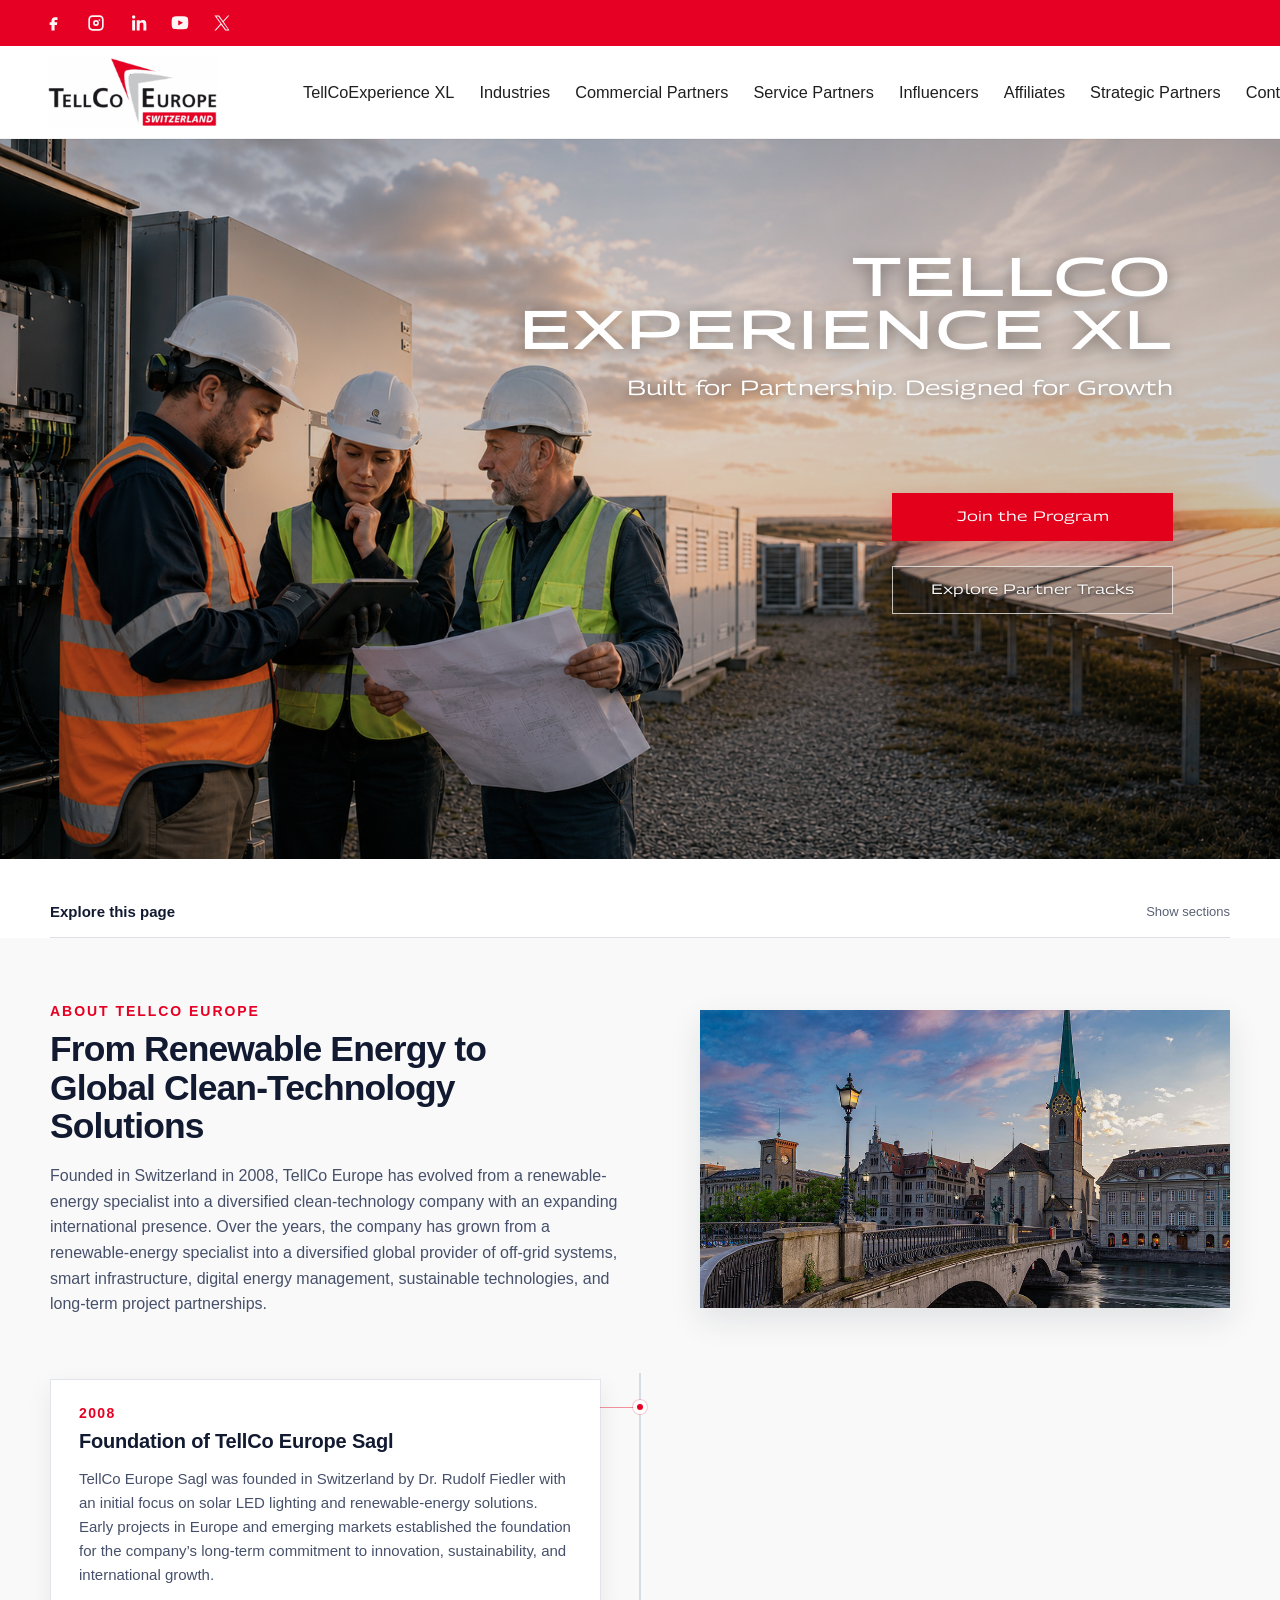
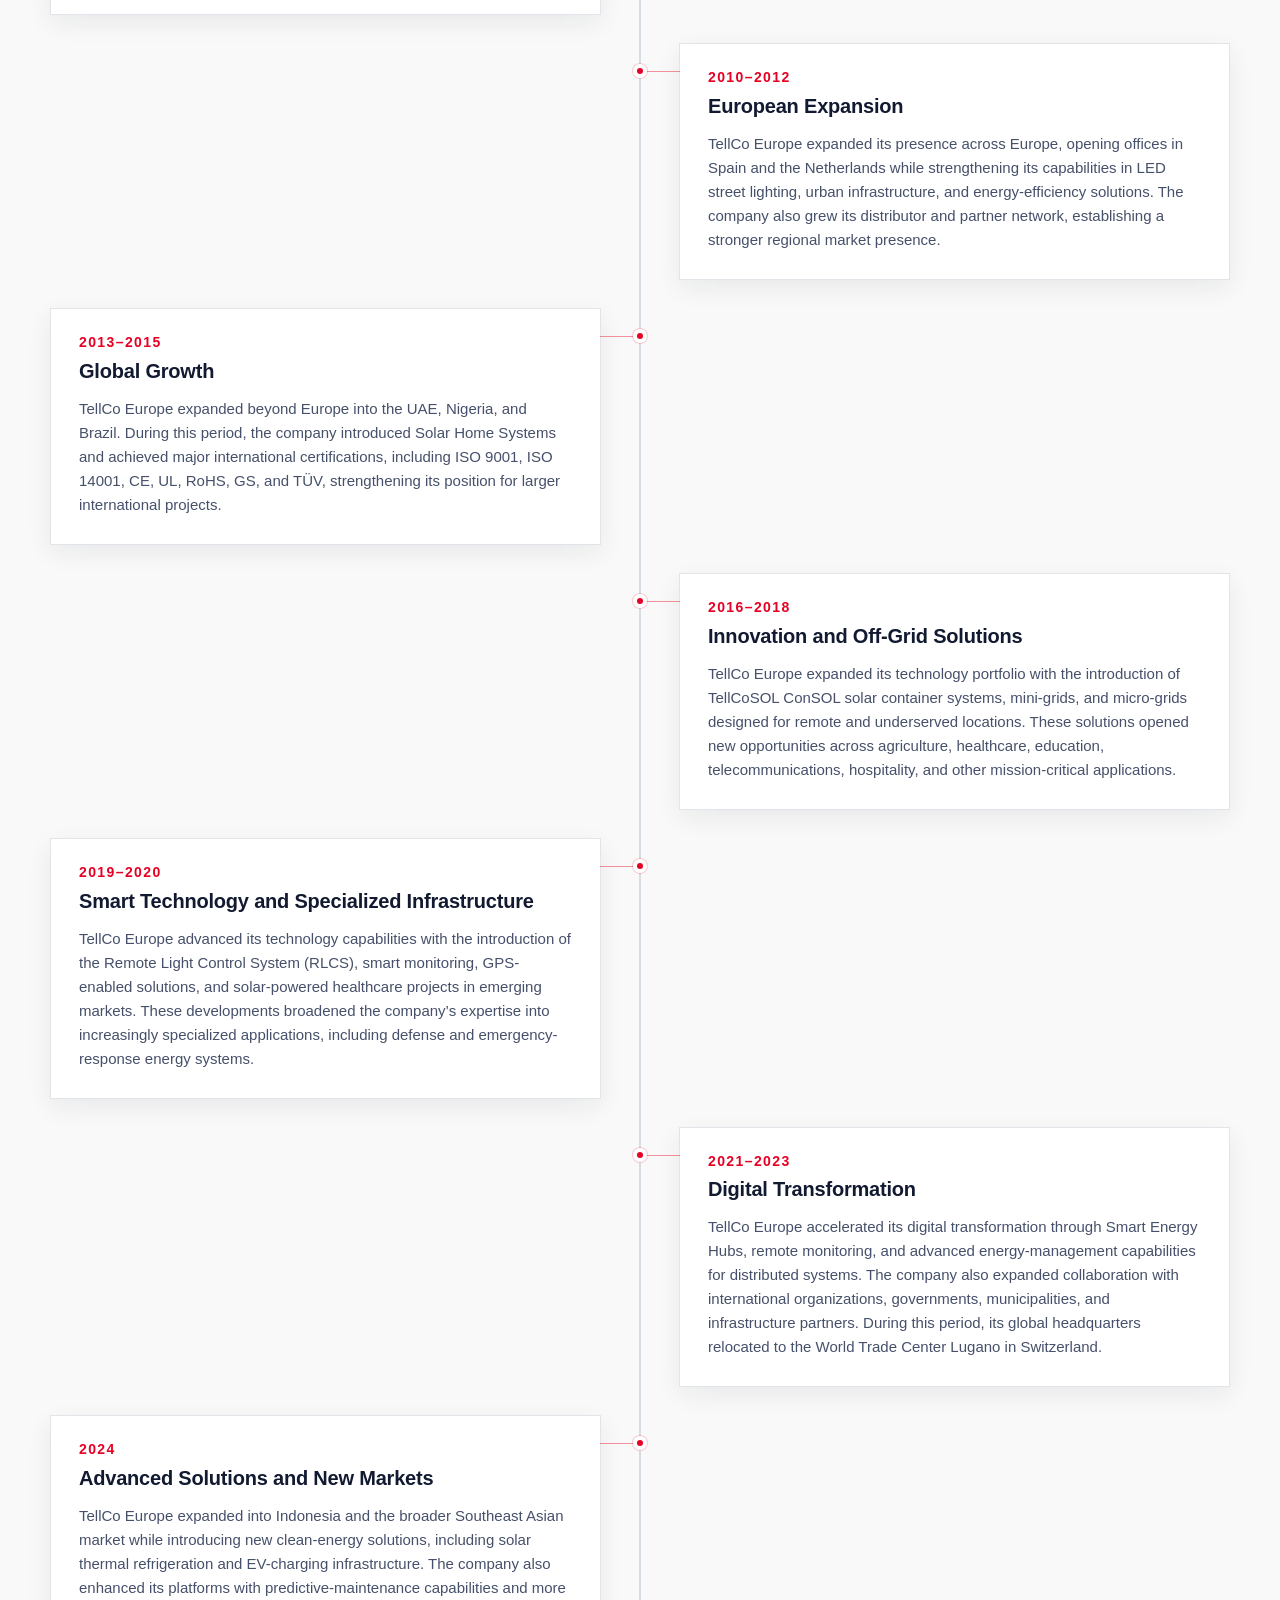
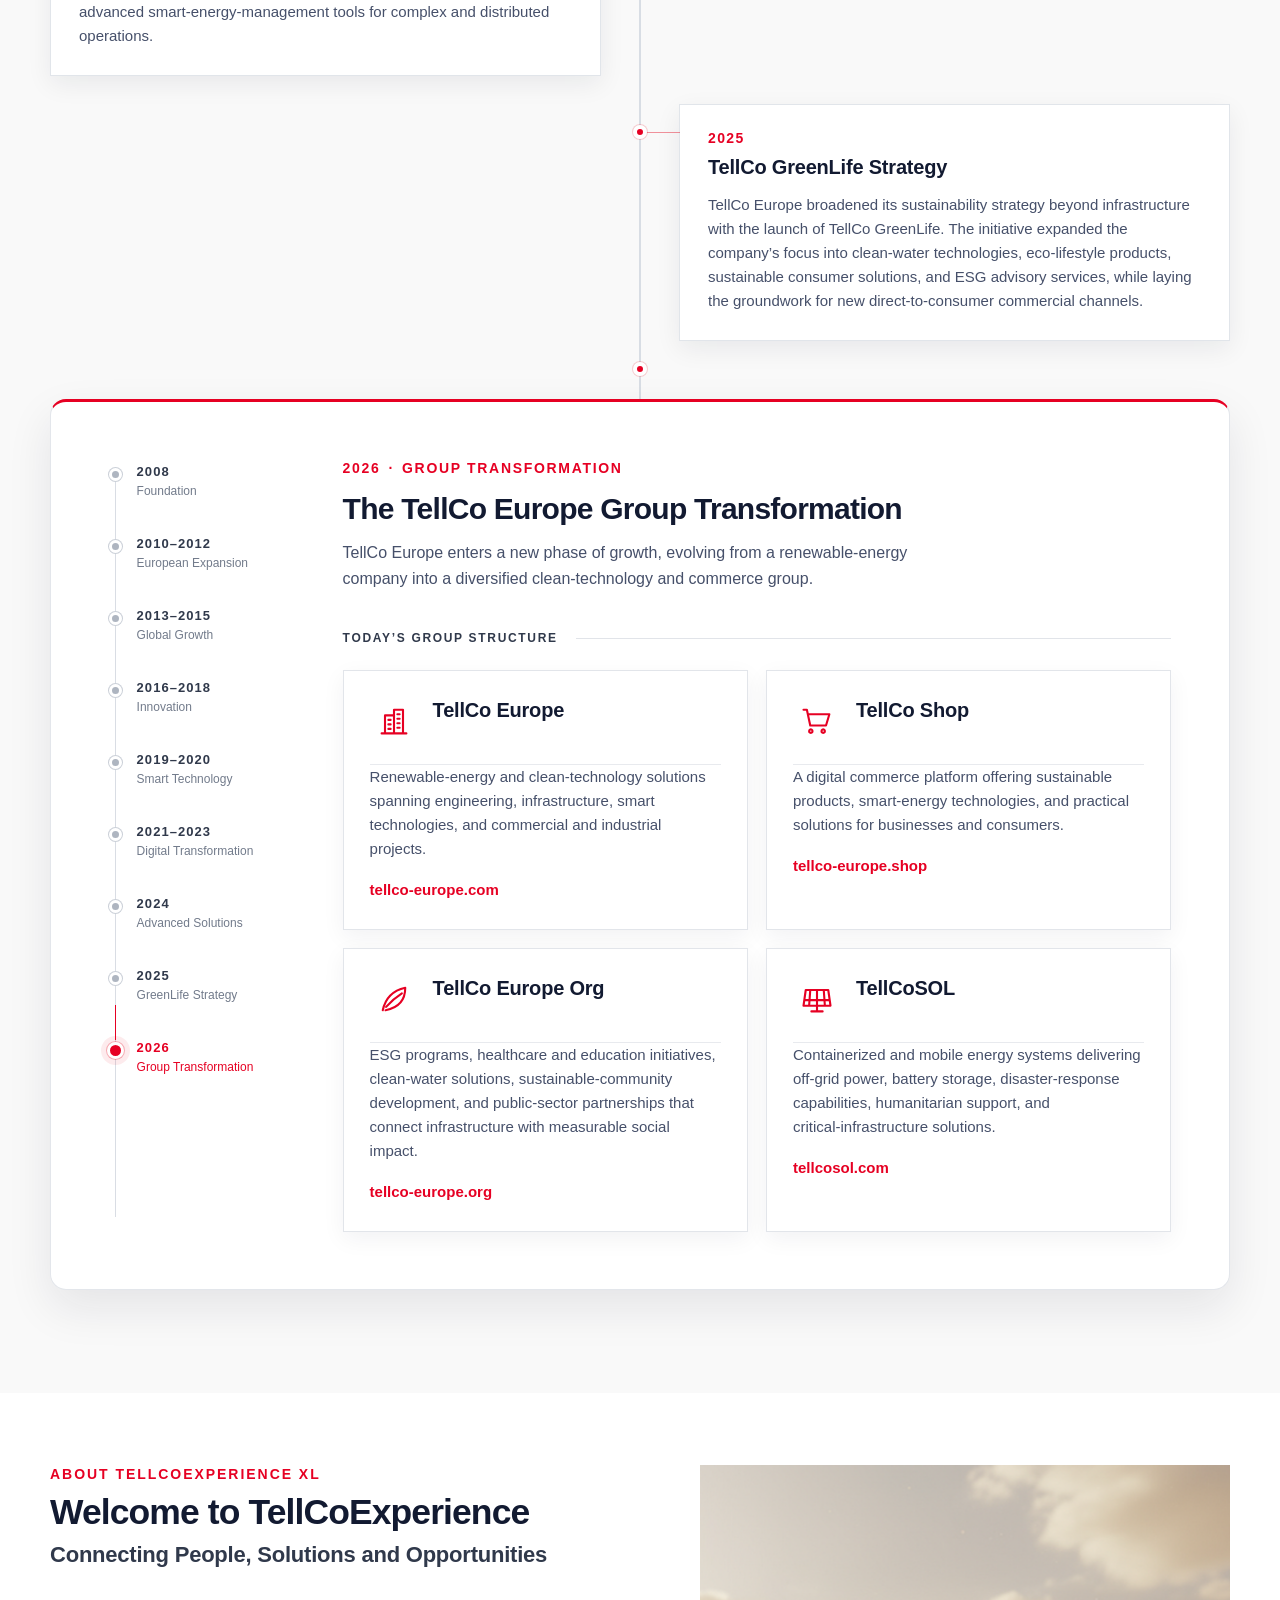
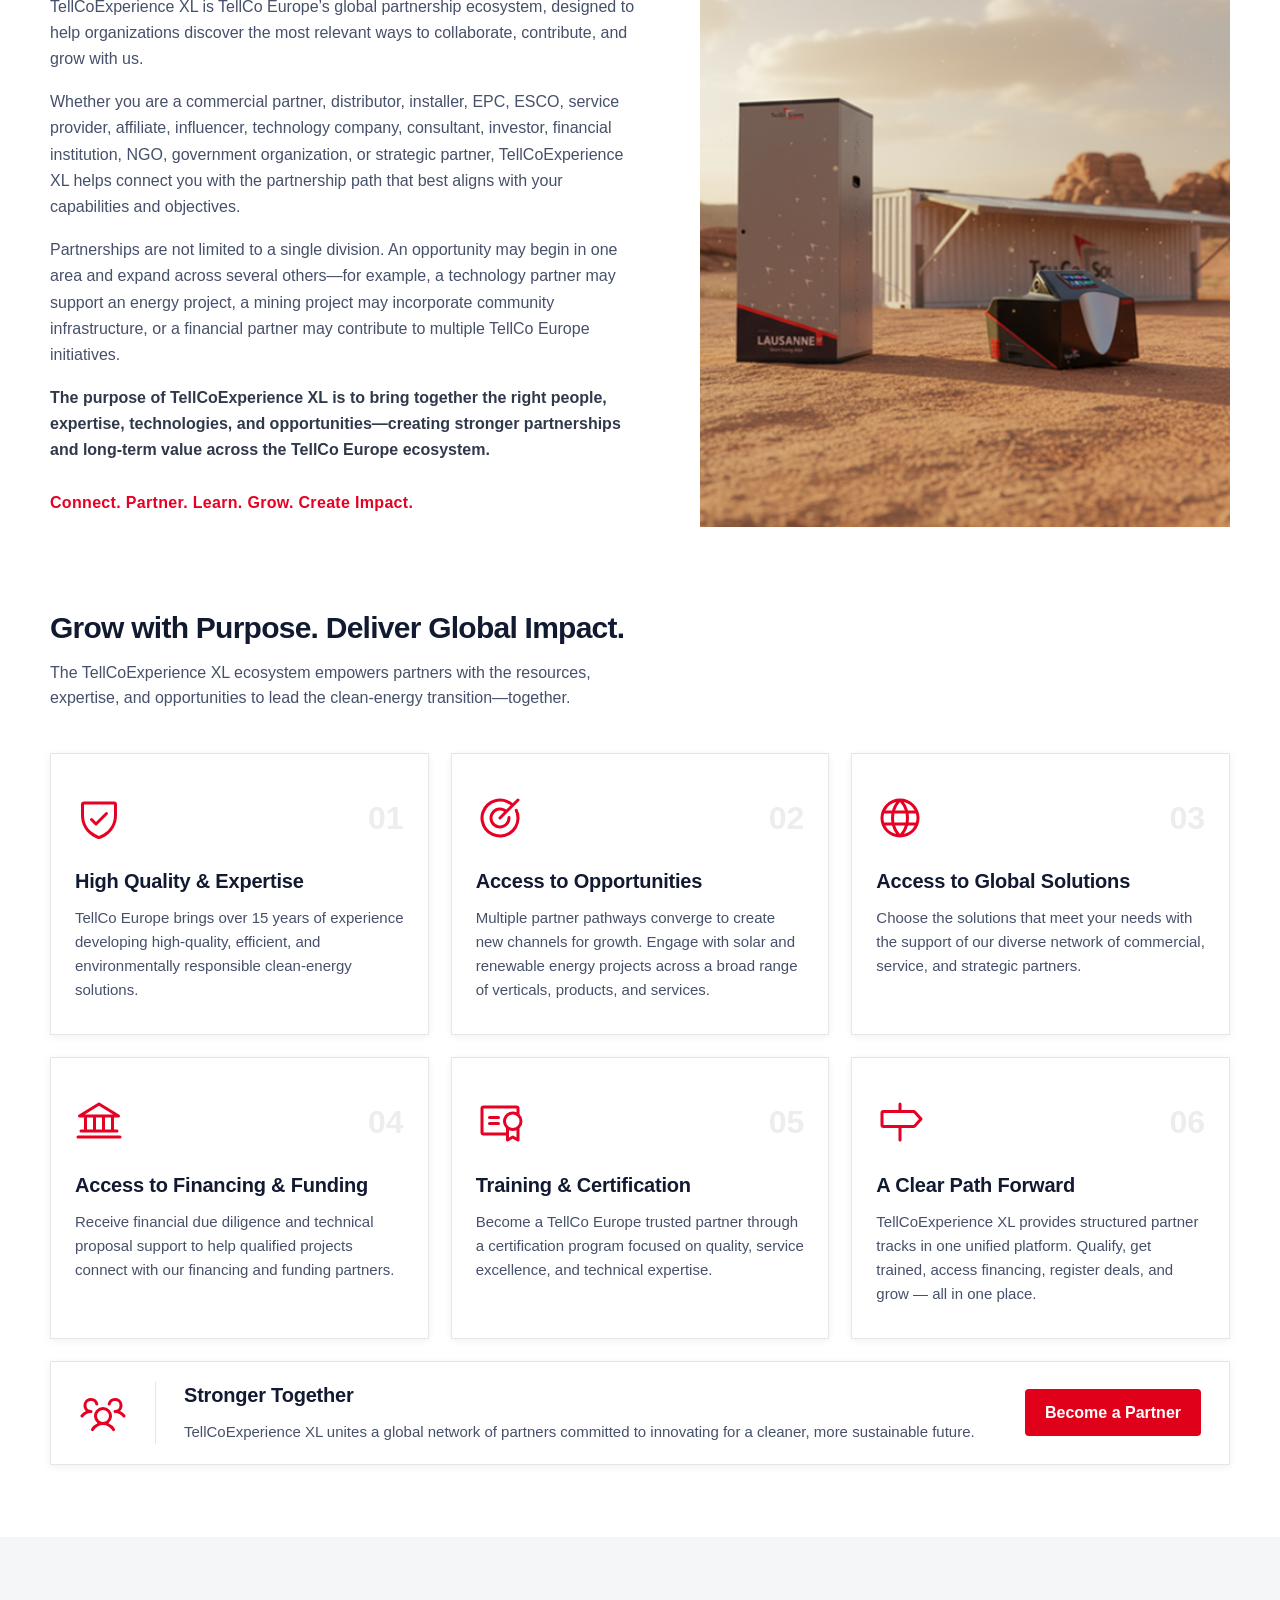
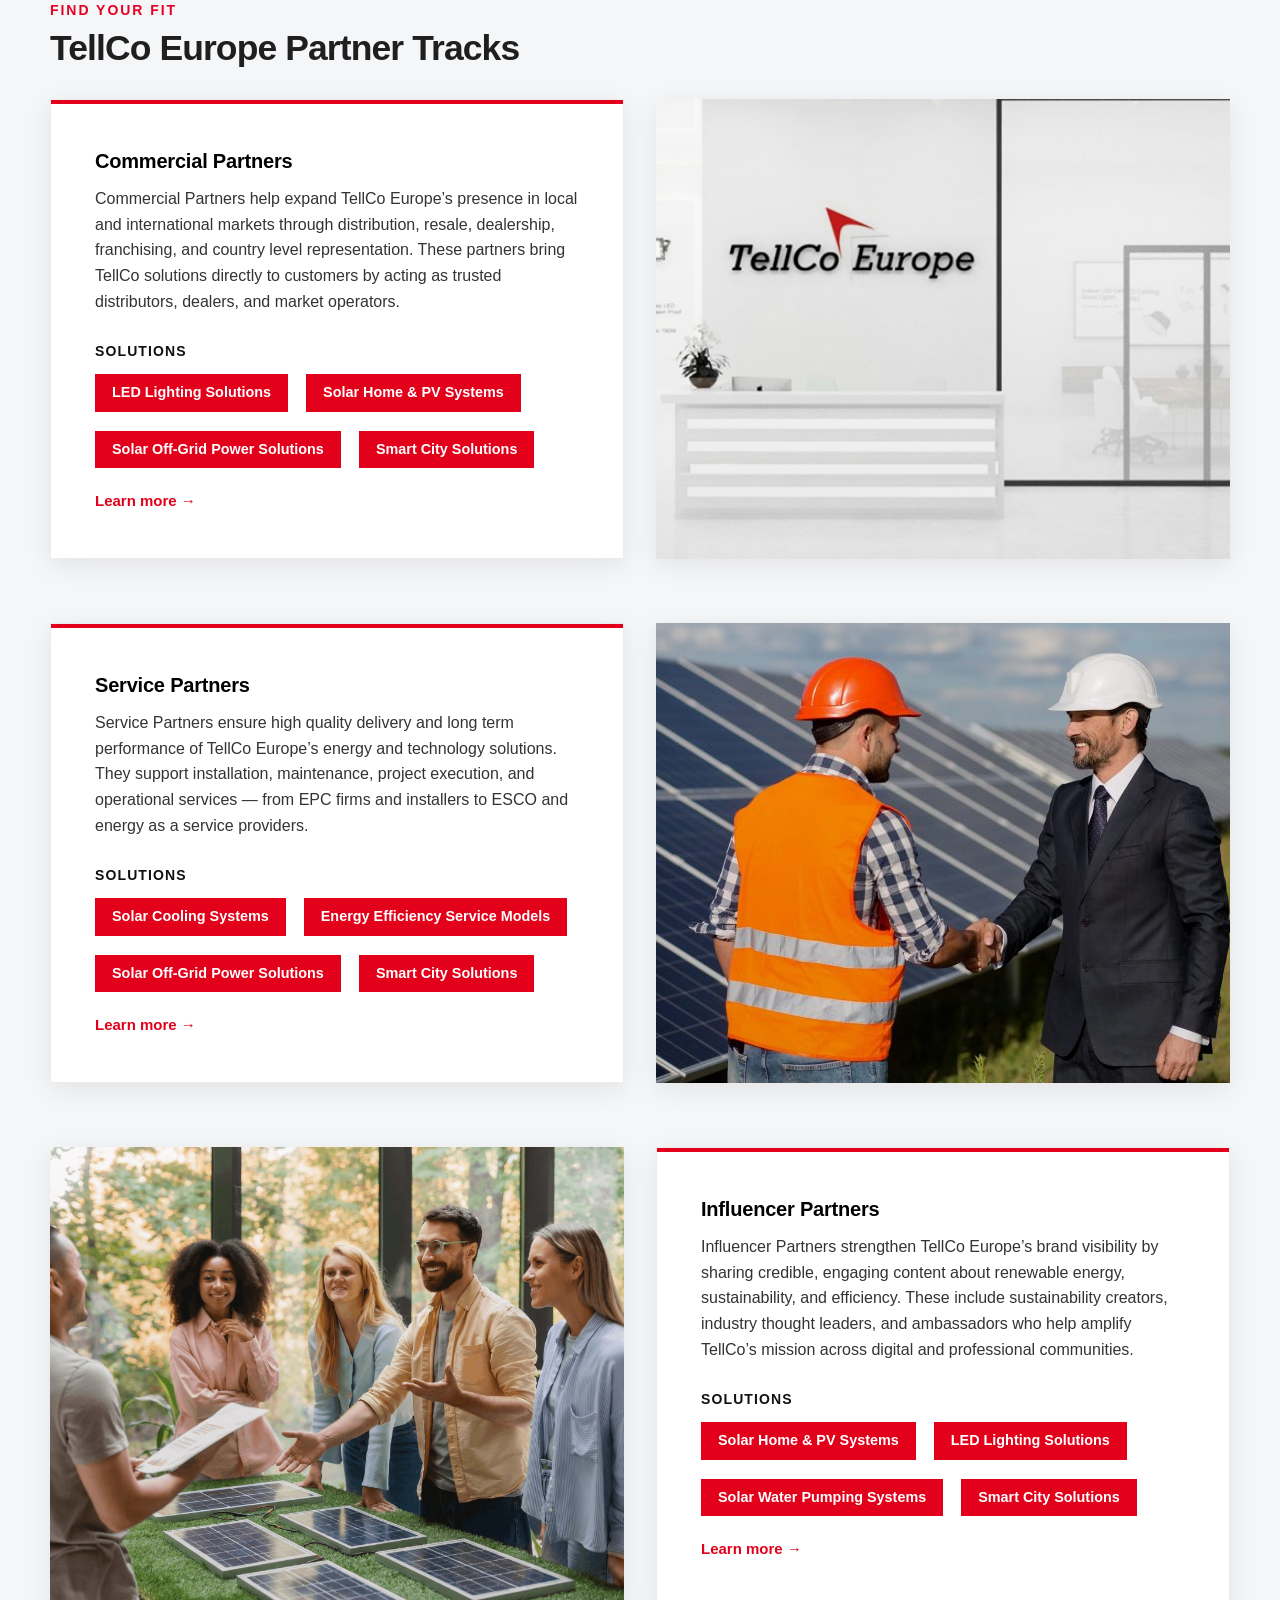
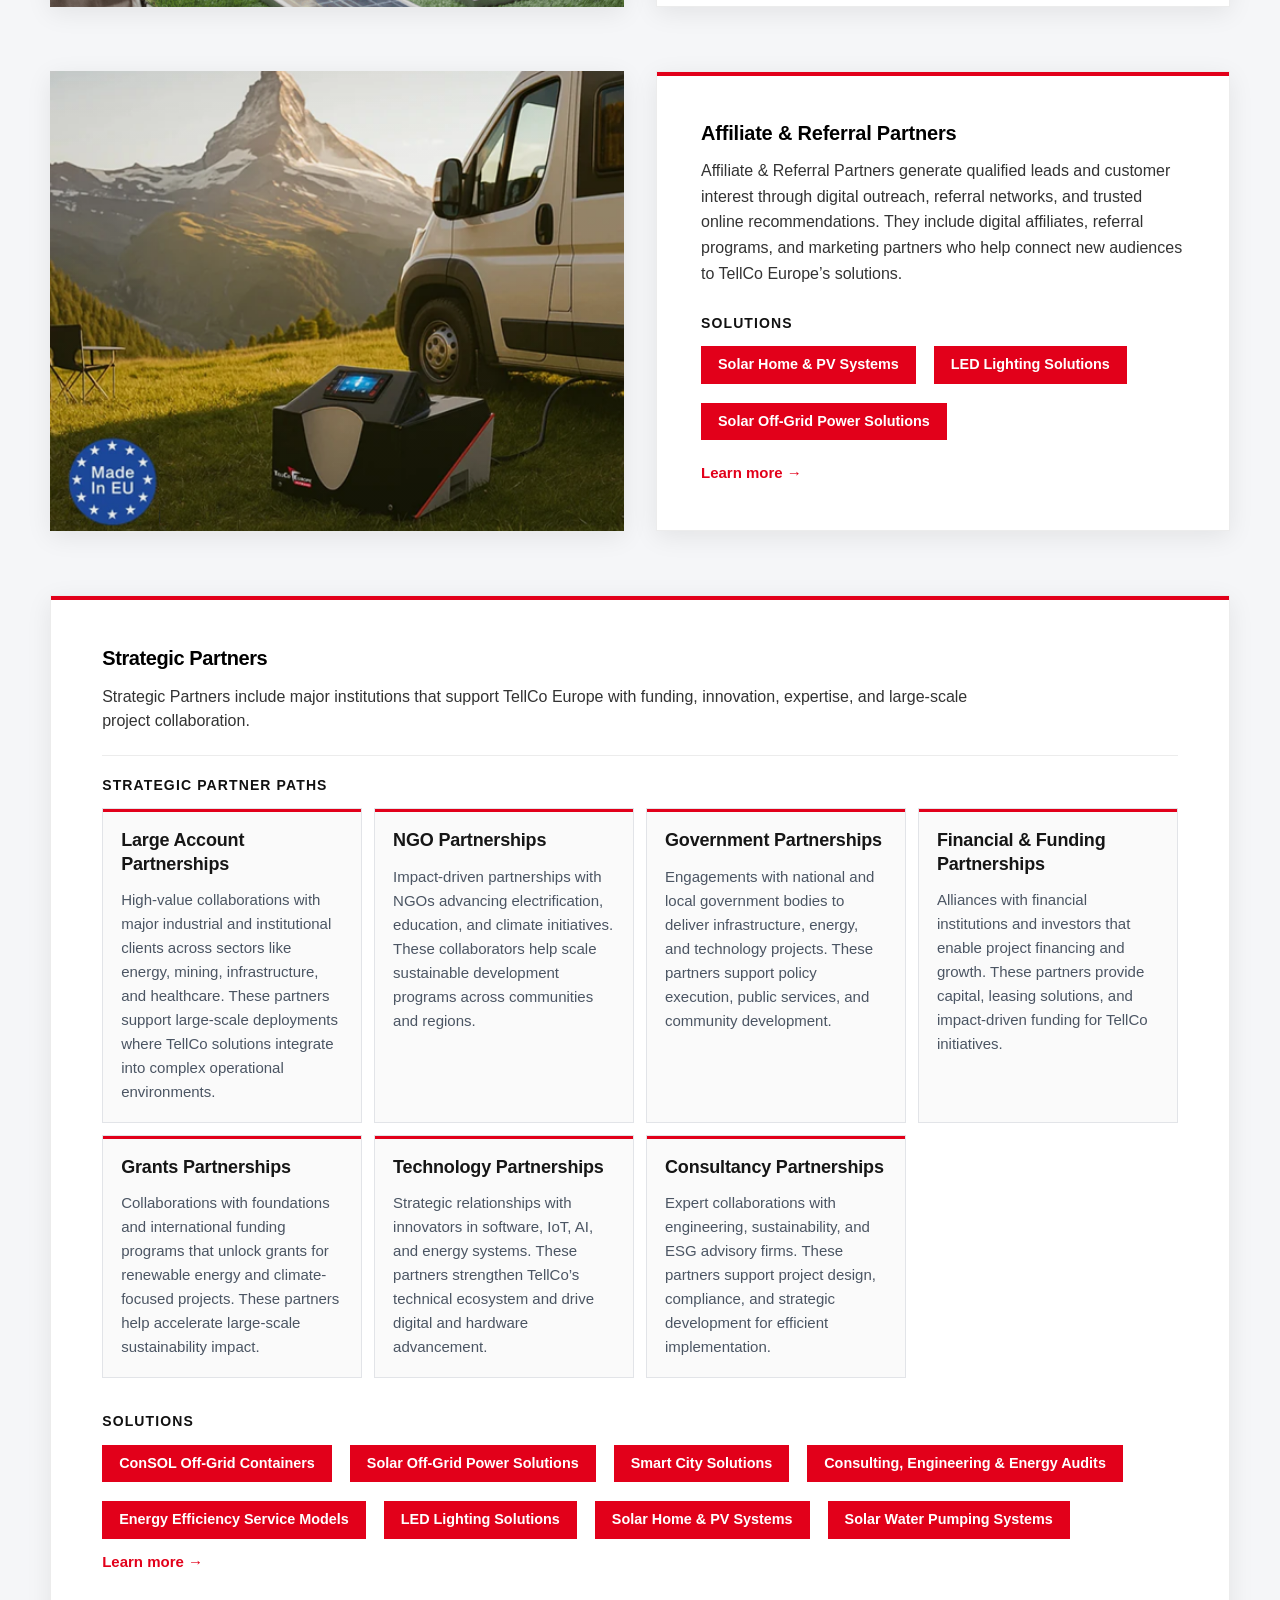
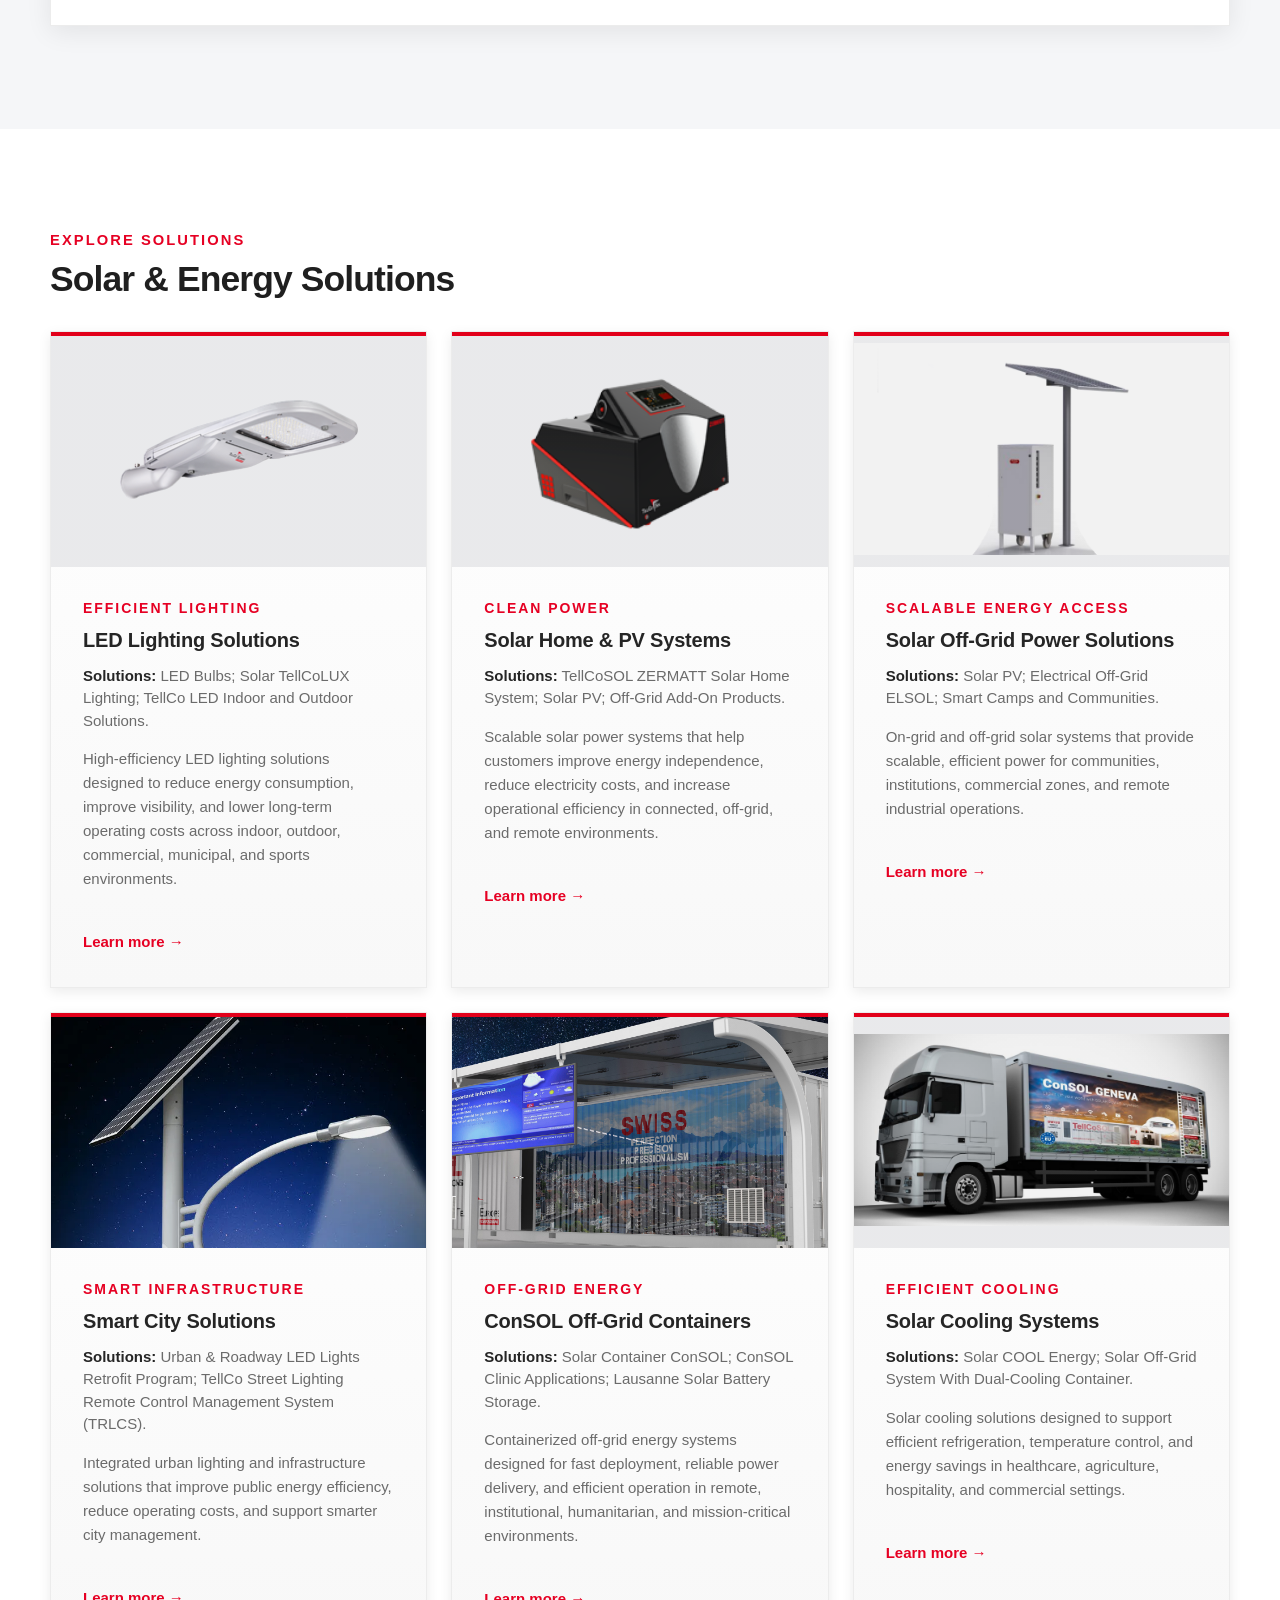
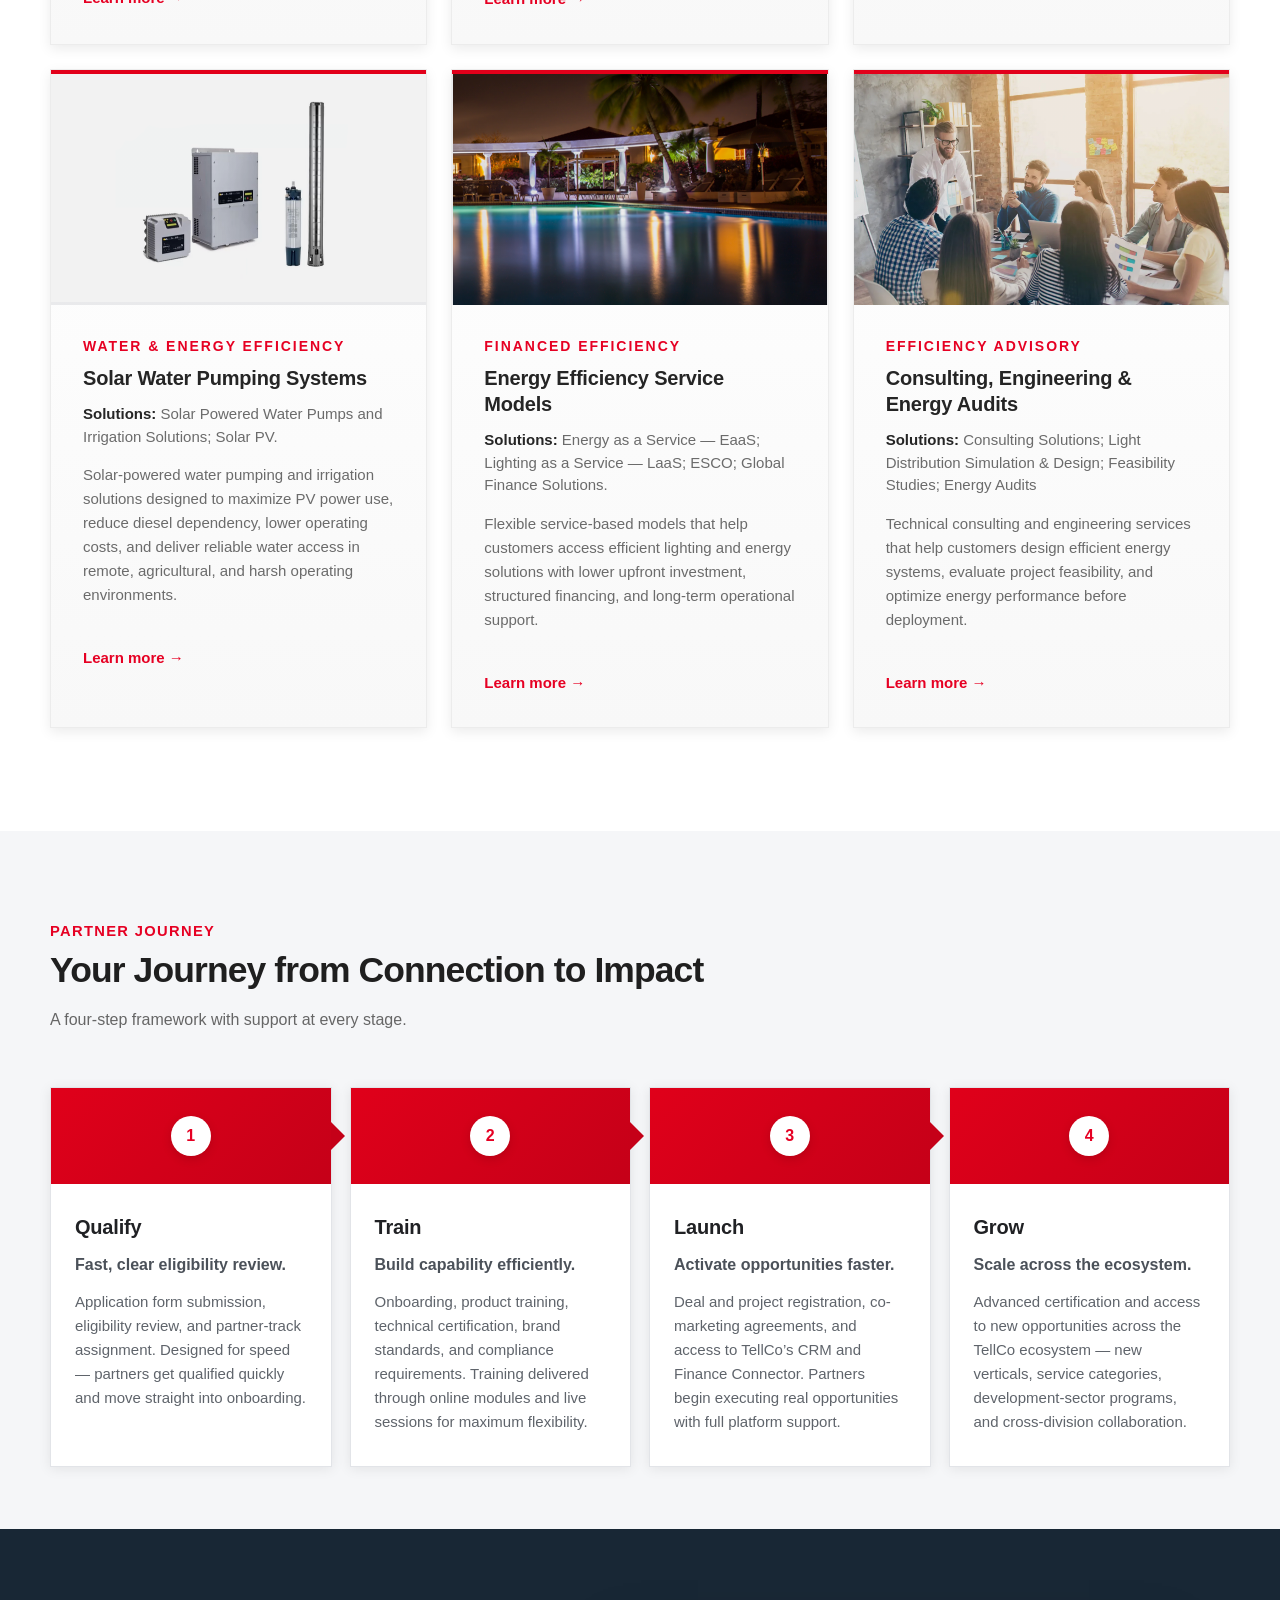
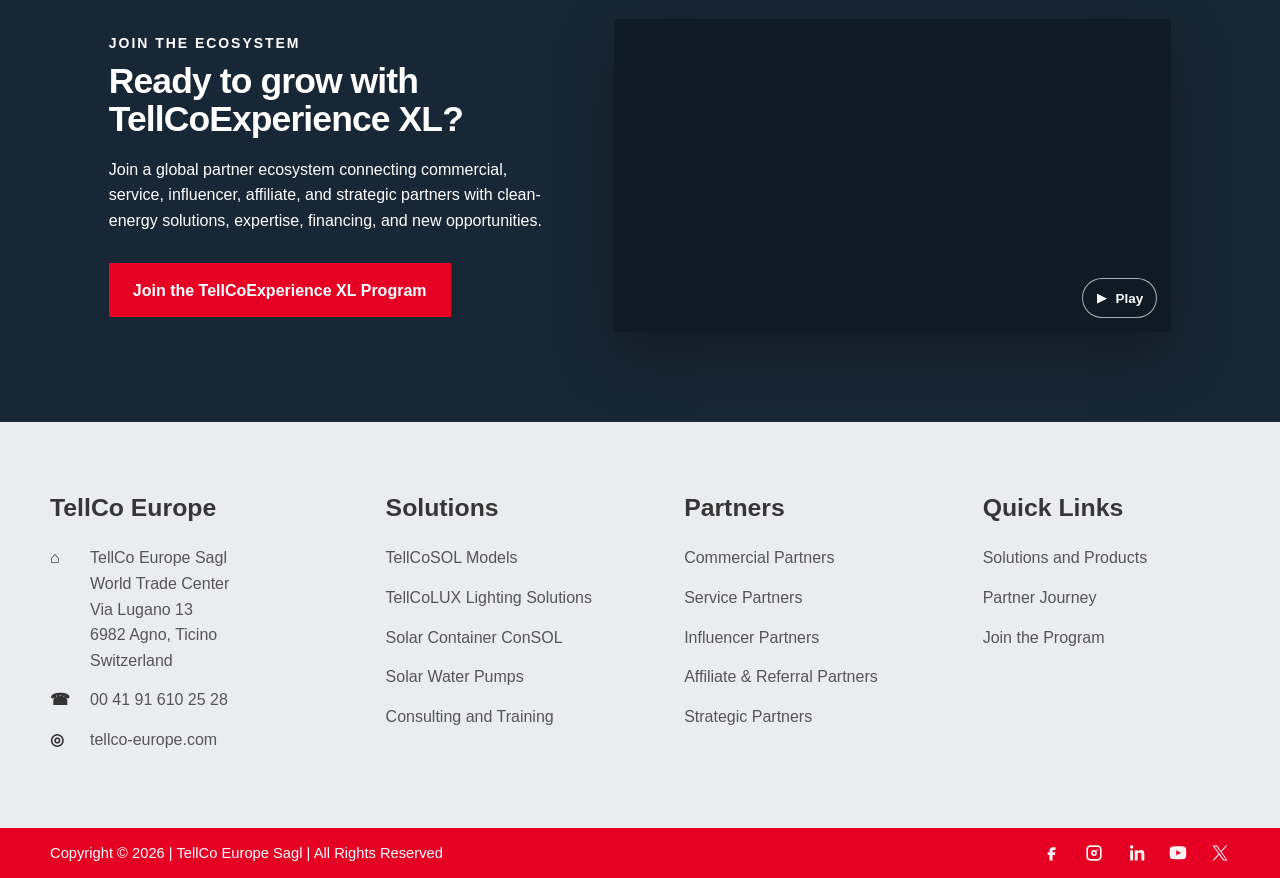
<file: index.html>
<!doctype html>
<html lang="en">
<head>
  <!-- Google tag (gtag.js) -->
  <script async src="https://www.googletagmanager.com/gtag/js?id=G-MXQT1SG3SJ"></script>
  <script>
    window.dataLayer = window.dataLayer || [];
    function gtag(){dataLayer.push(arguments);}
    gtag('js', new Date());

    gtag('config', 'G-MXQT1SG3SJ');
  </script>
  <meta charset="utf-8">
  <meta name="viewport" content="width=device-width, initial-scale=1">
  <title>TellCoExperience XL — Global Partner Ecosystem</title>
  <meta name="description" content="TellCoExperience XL is the global partner ecosystem of TellCo Europe Group — one front door and one growth platform for clean energy, infrastructure, financing, training, and market development partners.">
  <link rel="preconnect" href="https://fonts.googleapis.com">
  <link rel="preconnect" href="https://fonts.gstatic.com" crossorigin>
  <link href="https://fonts.googleapis.com/css2?family=Georama:wdth,wght@100..150,100..900&amp;family=Inter:wght@400;500&amp;family=Montserrat:wght@600;700&amp;family=Poppins:wght@500&amp;display=swap" rel="stylesheet">
  <link rel="stylesheet" href="styles.css?v=20260911-page-nav-reliable">
</head>
<body>
  <a class="skip-link" href="#main">Skip to content</a>

  <div class="topbar" aria-label="TellCo utility links">
    <div class="container topbar-inner">
      <div class="social-links" aria-label="Social links">
        <a href="https://www.facebook.com/Tellcoeuropeoffical" target="_blank" rel="noopener noreferrer" aria-label="TellCo Europe on Facebook" class="social-icon">
          <svg viewBox="0 0 24 24" aria-hidden="true"><path d="M14 8.5h2.2V5h-2.8C10.4 5 9 6.8 9 9.4V11H6.8v3.4H9V21h3.7v-6.6h2.8L16 11h-3.3V9.8c0-.9.4-1.3 1.3-1.3Z"/></svg>
        </a>
        <a href="https://www.instagram.com/tellcoeuropeofficial/" target="_blank" rel="noopener noreferrer" aria-label="TellCo Europe on Instagram" class="social-icon">
          <svg viewBox="0 0 24 24" aria-hidden="true"><path d="M7.7 2.8h8.6c2.7 0 4.9 2.2 4.9 4.9v8.6c0 2.7-2.2 4.9-4.9 4.9H7.7a4.9 4.9 0 0 1-4.9-4.9V7.7c0-2.7 2.2-4.9 4.9-4.9Zm0 2A2.9 2.9 0 0 0 4.8 7.7v8.6a2.9 2.9 0 0 0 2.9 2.9h8.6a2.9 2.9 0 0 0 2.9-2.9V7.7a2.9 2.9 0 0 0-2.9-2.9H7.7Zm4.3 3.7a3.5 3.5 0 1 1 0 7 3.5 3.5 0 0 1 0-7Zm0 2a1.5 1.5 0 1 0 0 3 1.5 1.5 0 0 0 0-3Zm4.1-3.1a1 1 0 1 1 0 2.1 1 1 0 0 1 0-2.1Z"/></svg>
        </a>
        <a href="https://www.linkedin.com/company/tellco-europe-sagl-switzerland/" target="_blank" rel="noopener noreferrer" aria-label="TellCo Europe on LinkedIn" class="social-icon">
          <svg viewBox="0 0 24 24" aria-hidden="true"><path d="M5 8.7h3.5V21H5V8.7Zm1.8-5.9a2 2 0 1 1 0 4.1 2 2 0 0 1 0-4.1ZM10.8 8.7h3.3v1.7h.1c.5-.9 1.7-2 3.5-2 3.7 0 4.3 2.4 4.3 5.5V21h-3.5v-6.3c0-1.5 0-3.4-2.1-3.4s-2.4 1.6-2.4 3.3V21h-3.5V8.7Z"/></svg>
        </a>
        <a href="https://www.youtube.com/channel/UCJPmVI-EG29OVMQisPmbQMA?view_as=subscriber" target="_blank" rel="noopener noreferrer" aria-label="TellCo Europe on YouTube" class="social-icon">
          <svg viewBox="0 0 24 24" aria-hidden="true"><path d="M21.6 7.2s-.2-1.5-.9-2.1c-.9-.9-1.9-.9-2.4-1C15 3.8 12 3.8 12 3.8h-.1s-3 0-6.3.3c-.5.1-1.5.1-2.4 1-.7.6-.9 2.1-.9 2.1S2 9 2 10.8v1.7c0 1.8.3 3.6.3 3.6s.2 1.5.9 2.1c.9.9 2.1.9 2.6 1 1.9.2 6.2.3 6.2.3s3 0 6.3-.3c.5-.1 1.5-.1 2.4-1 .7-.6.9-2.1.9-2.1s.3-1.8.3-3.6v-1.7c0-1.8-.3-3.6-.3-3.6ZM9.9 14.9V8.7l5.7 3.1-5.7 3.1Z"/></svg>
        </a>
        <a href="https://x.com/TellCo__Europe" target="_blank" rel="noopener noreferrer" aria-label="TellCo Europe on X" class="social-icon social-x">
          <svg viewBox="0 0 24 24" aria-hidden="true"><path d="M14.2 10.3 21.8 2h-1.8l-6.6 7.2L8.2 2H2l8 11.1L2 22h1.8l7-7.7 5.6 7.7H22l-7.8-11.7Zm-2.5 2.8-.8-1.1L4.5 3.4h2.8l5.1 6.9.8 1.1 6.8 9.2h-2.8l-5.5-7.5Z"/></svg>
        </a>
      </div>
    </div>
  </div>

  <header class="site-header" data-header>
    <div class="container nav-shell">
      <a class="brand" href="index.html" aria-label="TellCoExperience XL home">
        <img src="assets/logo.png" alt="TellCo Europe Switzerland" class="brand-logo">
      </a>

      <button class="mobile-toggle" type="button" data-nav-toggle aria-controls="primary-navigation" aria-expanded="false">
        <span></span>
        <span></span>
        <span></span>
        <span class="visually-hidden">Open navigation</span>
      </button>

      <nav class="primary-nav" id="primary-navigation" data-nav aria-label="Primary navigation">
        <a href="index.html" aria-current="page">TellCoExperience XL</a>
        <a href="industries.html">Industries</a>
        <a href="commercial-partners.html">Commercial Partners</a>
        <a href="service-partners.html">Service Partners</a>
        <a href="influencers-partners.html">Influencers</a>
        <a href="affiliates-partners.html">Affiliates</a>
        <a href="strategic-partners.html">Strategic Partners</a>
        <a href="contact.html">Contact</a>
      </nav>
    </div>
  </header>

  <main id="main" class="homepage-v2">
    <section class="hp-hero" aria-labelledby="hp-hero-title">
      <div class="hp-hero-visual hp-has-image" aria-hidden="true"></div>
      <div class="hp-hero-overlay" aria-hidden="true"></div>
      <div class="container hp-hero-content">
      <h1 id="hp-hero-title">TellCo<br><span>Experience XL</span></h1>
        <p class="hp-hero-subheadline">Built for Partnership. Designed for Growth</p>
        <div class="hp-hero-actions">
          <a class="hp-button hp-button--primary hp-hero-cta" href="contact.html">Join the Program</a>
          <a class="hp-button hp-button--outline-light hp-hero-cta" href="#partner-tracks">Explore Partner Tracks</a>
        </div>
      </div>
    </section>

    <nav class="hp-page-nav hp-page-nav--desktop" aria-label="On this page" data-page-nav>
      <p class="hp-page-nav__title">Navigate to</p>
      <ul class="hp-page-nav__list">
        <li><a href="#about-tellco">About TellCo</a></li>
        <li><a href="#group-structure">Group Structure</a></li>
        <li><a href="#tellcoexperience">TellCoExperience</a></li>
        <li><a href="#why-partner">Why Partner With Us</a></li>
        <li><a href="#partner-tracks">Partner Tracks</a></li>
        <li><a href="#solutions">Solutions</a></li>
        <li><a href="#partner-journey">Partner Journey</a></li>
        <li><a href="#join-ecosystem">Join the Ecosystem</a></li>
      </ul>
    </nav>

    <nav class="hp-page-nav hp-page-nav--compact" aria-label="Explore this page" data-page-nav data-page-nav-compact>
      <button class="hp-page-nav__toggle" type="button" aria-expanded="false" aria-controls="hp-page-nav-compact-list" data-page-nav-toggle>
        <span>Explore this page</span>
        <span class="hp-page-nav__toggle-state" data-page-nav-toggle-state>Show sections</span>
      </button>
      <div class="hp-page-nav__compact-panel" id="hp-page-nav-compact-list" data-page-nav-panel hidden>
        <ul class="hp-page-nav__list">
          <li><a href="#about-tellco">About TellCo</a></li>
          <li><a href="#group-structure">Group Structure</a></li>
          <li><a href="#why-partner">Why Partner With Us</a></li>
          <li><a href="#partner-tracks">Partner Tracks</a></li>
          <li><a href="#solutions">Solutions</a></li>
          <li><a href="#partner-journey">Partner Journey</a></li>
          <li><a href="#join-ecosystem">Join the Ecosystem</a></li>
        </ul>
      </div>
    </nav>

    <section class="hp-company-timeline" id="about-tellco" aria-labelledby="hp-company-timeline-title" data-page-section>
      <div class="container">
        <div class="hp-company-timeline__opening">
          <header class="hp-company-timeline__intro">
            <p class="hp-kicker">ABOUT TELLCO EUROPE</p>
            <h2 id="hp-company-timeline-title">From Renewable Energy to<br>Global Clean-Technology<br>Solutions</h2>
            <p>Founded in Switzerland in 2008, TellCo Europe has evolved from a renewable-energy specialist into a diversified clean-technology company with an expanding international presence. Over the years, the company has grown from a renewable‑energy specialist into a diversified global provider of off‑grid systems, smart infrastructure, digital energy management, sustainable technologies, and long‑term project partnerships.</p>
          </header>
          <figure class="hp-company-timeline__image">
            <img src="assets/tellco-switzerland-cityscape.jpg" alt="Historic Swiss cityscape beside the river">
          </figure>
        </div>

        <div class="hp-timeline" role="list" aria-label="TellCo Europe corporate timeline from 2008 to 2026">
          <article class="hp-timeline__item hp-timeline__item--left" role="listitem">
            <div class="hp-timeline__card">
              <p class="hp-timeline__year">2008</p>
              <h3>Foundation of TellCo Europe Sagl</h3>
              <p class="hp-timeline__copy">TellCo Europe Sagl was founded in Switzerland by Dr. Rudolf Fiedler with an initial focus on solar LED lighting and renewable-energy solutions. Early projects in Europe and emerging markets established the foundation for the company’s long-term commitment to innovation, sustainability, and international growth.</p>
            </div>
          </article>

          <article class="hp-timeline__item hp-timeline__item--right" role="listitem">
            <div class="hp-timeline__card">
              <p class="hp-timeline__year">2010–2012</p>
              <h3>European Expansion</h3>
              <p class="hp-timeline__copy">TellCo Europe expanded its presence across Europe, opening offices in Spain and the Netherlands while strengthening its capabilities in LED street lighting, urban infrastructure, and energy-efficiency solutions. The company also grew its distributor and partner network, establishing a stronger regional market presence.</p>
            </div>
          </article>

          <article class="hp-timeline__item hp-timeline__item--left" role="listitem">
            <div class="hp-timeline__card">
              <p class="hp-timeline__year">2013–2015</p>
              <h3>Global Growth</h3>
              <p class="hp-timeline__copy">TellCo Europe expanded beyond Europe into the UAE, Nigeria, and Brazil. During this period, the company introduced Solar Home Systems and achieved major international certifications, including ISO 9001, ISO 14001, CE, UL, RoHS, GS, and TÜV, strengthening its position for larger international projects.</p>
            </div>
          </article>

          <article class="hp-timeline__item hp-timeline__item--right" role="listitem">
            <div class="hp-timeline__card">
              <p class="hp-timeline__year">2016–2018</p>
              <h3>Innovation and Off-Grid Solutions</h3>
              <p class="hp-timeline__copy">TellCo Europe expanded its technology portfolio with the introduction of TellCoSOL ConSOL solar container systems, mini-grids, and micro-grids designed for remote and underserved locations. These solutions opened new opportunities across agriculture, healthcare, education, telecommunications, hospitality, and other mission-critical applications.</p>
            </div>
          </article>

          <article class="hp-timeline__item hp-timeline__item--left" role="listitem">
            <div class="hp-timeline__card">
              <p class="hp-timeline__year">2019–2020</p>
              <h3>Smart Technology and Specialized Infrastructure</h3>
              <p class="hp-timeline__copy">TellCo Europe advanced its technology capabilities with the introduction of the Remote Light Control System (RLCS), smart monitoring, GPS-enabled solutions, and solar-powered healthcare projects in emerging markets. These developments broadened the company’s expertise into increasingly specialized applications, including defense and emergency-response energy systems.</p>
            </div>
          </article>

          <article class="hp-timeline__item hp-timeline__item--right" role="listitem">
            <div class="hp-timeline__card">
              <p class="hp-timeline__year">2021–2023</p>
              <h3>Digital Transformation</h3>
              <p class="hp-timeline__copy">TellCo Europe accelerated its digital transformation through Smart Energy Hubs, remote monitoring, and advanced energy-management capabilities for distributed systems. The company also expanded collaboration with international organizations, governments, municipalities, and infrastructure partners. During this period, its global headquarters relocated to the World Trade Center Lugano in Switzerland.</p>
            </div>
          </article>

          <article class="hp-timeline__item hp-timeline__item--left" role="listitem">
            <div class="hp-timeline__card">
              <p class="hp-timeline__year">2024</p>
              <h3>Advanced Solutions and New Markets</h3>
              <p class="hp-timeline__copy">TellCo Europe expanded into Indonesia and the broader Southeast Asian market while introducing new clean-energy solutions, including solar thermal refrigeration and EV-charging infrastructure. The company also enhanced its platforms with predictive-maintenance capabilities and more advanced smart-energy-management tools for complex and distributed operations.</p>
            </div>
          </article>

          <article class="hp-timeline__item hp-timeline__item--right" role="listitem">
            <div class="hp-timeline__card">
              <p class="hp-timeline__year">2025</p>
              <h3>TellCo GreenLife Strategy</h3>
              <p class="hp-timeline__copy">TellCo Europe broadened its sustainability strategy beyond infrastructure with the launch of TellCo GreenLife. The initiative expanded the company’s focus into clean-water technologies, eco-lifestyle products, sustainable consumer solutions, and ESG advisory services, while laying the groundwork for new direct-to-consumer commercial channels.</p>
            </div>
          </article>

          <article class="hp-timeline__item hp-timeline__item--featured" id="group-transformation-2026" role="listitem">
            <div class="hp-timeline__card hp-transformation">
              <aside class="hp-transformation__progress" aria-label="Progression from TellCo Europe's past to its present-day structure">
                <div class="hp-transformation__step">
                  <span class="hp-transformation__marker" aria-hidden="true"></span>
                  <p>2008</p>
                  <span>Foundation</span>
                </div>
                <div class="hp-transformation__step hp-transformation__step--mobile-hidden">
                  <span class="hp-transformation__marker" aria-hidden="true"></span>
                  <p>2010–2012</p>
                  <span>European Expansion</span>
                </div>
                <div class="hp-transformation__step hp-transformation__step--mobile-hidden">
                  <span class="hp-transformation__marker" aria-hidden="true"></span>
                  <p>2013–2015</p>
                  <span>Global Growth</span>
                </div>
                <div class="hp-transformation__step">
                  <span class="hp-transformation__marker" aria-hidden="true"></span>
                  <p>2016–2018</p>
                  <span>Innovation</span>
                </div>
                <div class="hp-transformation__step hp-transformation__step--mobile-hidden">
                  <span class="hp-transformation__marker" aria-hidden="true"></span>
                  <p>2019–2020</p>
                  <span>Smart Technology</span>
                </div>
                <div class="hp-transformation__step">
                  <span class="hp-transformation__marker" aria-hidden="true"></span>
                  <p>2021–2023</p>
                  <span>Digital Transformation</span>
                </div>
                <div class="hp-transformation__step hp-transformation__step--mobile-hidden">
                  <span class="hp-transformation__marker" aria-hidden="true"></span>
                  <p>2024</p>
                  <span>Advanced Solutions</span>
                </div>
                <div class="hp-transformation__step hp-transformation__step--mobile-hidden">
                  <span class="hp-transformation__marker" aria-hidden="true"></span>
                  <p>2025</p>
                  <span>GreenLife Strategy</span>
                </div>
                <div class="hp-transformation__step hp-transformation__step--active">
                  <span class="hp-transformation__marker" aria-hidden="true"></span>
                  <p>2026</p>
                  <span>Group Transformation</span>
                </div>
              </aside>

              <div class="hp-transformation__content" id="group-structure" data-page-section>
                <header class="hp-transformation__header">
                  <p class="hp-transformation__eyebrow">2026 <span aria-hidden="true">·</span> Group Transformation</p>
                  <h3>The TellCo Europe Group Transformation</h3>
                  <p class="hp-transformation__lead">TellCo Europe enters a new phase of growth, evolving from a renewable-energy company into a diversified clean-technology and commerce group.</p>
                </header>

                <div class="hp-transformation__divider">
                  <span>Today’s Group Structure</span>
                </div>

                <div class="hp-timeline__divisions" aria-label="TellCo Europe group divisions">
                  <article class="hp-timeline__division">
                    <div class="hp-timeline__division-heading">
                      <span class="hp-timeline__division-icon" aria-hidden="true">
                        <svg viewBox="0 0 256 256" focusable="false"><path d="M40 216h176M64 216V88h64v128M128 216V48h64v168M88 120h16M88 152h16M88 184h16M152 80h16M152 112h16M152 144h16M152 176h16"/></svg>
                      </span>
                      <div><h5>TellCo Europe</h5></div>
                    </div>
                    <p class="hp-timeline__division-description">Renewable‑energy and clean‑technology solutions spanning engineering, infrastructure, smart technologies, and commercial and industrial projects.</p>
                    <a class="hp-timeline__division-link" href="https://tellco-europe.com/" target="_blank" rel="noopener noreferrer">tellco-europe.com</a>
                  </article>
                  <article class="hp-timeline__division">
                    <div class="hp-timeline__division-heading">
                      <span class="hp-timeline__division-icon" aria-hidden="true">
                        <svg viewBox="0 0 256 256" focusable="false"><path d="M32 48h24l24 112h112l24-80H64M96 200a12 12 0 1 0 0 .1M184 200a12 12 0 1 0 0 .1"/></svg>
                      </span>
                      <div><h5>TellCo Shop</h5></div>
                    </div>
                    <p class="hp-timeline__division-description">A digital commerce platform offering sustainable products, smart‑energy technologies, and practical solutions for businesses and consumers.</p>
                    <a class="hp-timeline__division-link" href="https://tellco-europe.shop/" target="_blank" rel="noopener noreferrer">tellco-europe.shop</a>
                  </article>
                  <article class="hp-timeline__division">
                    <div class="hp-timeline__division-heading">
                      <span class="hp-timeline__division-icon" aria-hidden="true">
                        <svg viewBox="0 0 256 256" focusable="false"><path d="M48 208c20-92 70-140 160-160 0 92-48 142-140 160M72 184c34-38 68-68 112-96"/></svg>
                      </span>
                      <div><h5>TellCo Europe Org</h5></div>
                    </div>
                    <p class="hp-timeline__division-description">ESG programs, healthcare and education initiatives, clean‑water solutions, sustainable‑community development, and public‑sector partnerships that connect infrastructure with measurable social impact.</p>
                    <a class="hp-timeline__division-link" href="https://tellco-europe.org/" target="_blank" rel="noopener noreferrer">tellco-europe.org</a>
                  </article>
                  <article class="hp-timeline__division">
                    <div class="hp-timeline__division-heading">
                      <span class="hp-timeline__division-icon" aria-hidden="true">
                        <svg viewBox="0 0 256 256" focusable="false"><path d="M48 64h160l16 112H32L48 64ZM40 136h176M80 64l-8 112M128 64v112M176 64l8 112M128 176v40M88 216h80"/></svg>
                      </span>
                      <div><h5>TellCoSOL</h5></div>
                    </div>
                    <p class="hp-timeline__division-description">Containerized and mobile energy systems delivering off‑grid power, battery storage, disaster‑response capabilities, humanitarian support, and critical‑infrastructure solutions.</p>
                    <a class="hp-timeline__division-link" href="https://tellcosol.com/" target="_blank" rel="noopener noreferrer">tellcosol.com</a>
                  </article>
                </div>
              </div>
            </div>
          </article>
        </div>
      </div>
    </section>

    <section class="hp-intro-benefits" id="tellcoexperience" aria-labelledby="hp-experience-welcome-title" data-page-section>
      <div class="container">
        <div class="hp-experience-welcome">
          <div class="hp-experience-welcome__copy">
            <p class="hp-experience-welcome__eyebrow">ABOUT TELLCOEXPERIENCE XL</p>
            <h2 id="hp-experience-welcome-title">Welcome to TellCoExperience</h2>
            <h3>Connecting People, Solutions and Opportunities</h3>
            <p>TellCoExperience XL is TellCo Europe’s global partnership ecosystem, designed to help organizations discover the most relevant ways to collaborate, contribute, and grow with us.</p>
            <p>Whether you are a commercial partner, distributor, installer, EPC, ESCO, service provider, affiliate, influencer, technology company, consultant, investor, financial institution, NGO, government organization, or strategic partner, TellCoExperience XL helps connect you with the partnership path that best aligns with your capabilities and objectives.</p>
            <p>Partnerships are not limited to a single division. An opportunity may begin in one area and expand across several others—for example, a technology partner may support an energy project, a mining project may incorporate community infrastructure, or a financial partner may contribute to multiple TellCo Europe initiatives.</p>
            <p><strong>The purpose of TellCoExperience XL is to bring together the right people, expertise, technologies, and opportunities—creating stronger partnerships and long-term value across the TellCo Europe ecosystem.</strong></p>
            <p class="hp-experience-welcome__closing"><strong>Connect. Partner. Learn. Grow. Create Impact.</strong></p>
          </div>
          <figure class="hp-experience-welcome__image">
            <img src="assets/tellcoexperience-welcome-lausanne.png" alt="Lausanne battery storage and mobile energy systems in a remote setting">
          </figure>
        </div>
        <div class="hp-why-partner" id="why-partner" data-page-section>
        <header class="hp-intro-benefits__intro">
          <h2 id="hp-intro-benefits-title">Grow with Purpose. Deliver Global Impact.</h2>
          <p>The TellCoExperience XL ecosystem empowers partners with the resources, expertise, and opportunities to lead the clean-energy transition—together.</p>
        </header>

        <div class="hp-intro-benefits__grid">
          <article class="hp-benefit-card">
            <div class="hp-benefit-card__visual" aria-hidden="true">
              <span class="hp-benefit-card__number">01</span>
              <span class="hp-benefit-card__icon-circle">
                <svg class="hp-benefit-card__icon" viewBox="0 0 256 256" aria-hidden="true" focusable="false">
                  <path d="M208,40H48A16,16,0,0,0,32,56v56c0,52.72,25.52,84.67,46.93,102.19,23.06,18.86,46,25.26,47,25.53a8,8,0,0,0,4.2,0c1-.27,23.91-6.67,47-25.53C198.48,196.67,224,164.72,224,112V56A16,16,0,0,0,208,40Zm0,72c0,37.07-13.66,67.16-40.6,89.42A129.3,129.3,0,0,1,128,223.62a128.25,128.25,0,0,1-38.92-21.81C61.82,179.51,48,149.3,48,112l0-56,160,0ZM82.34,141.66a8,8,0,0,1,11.32-11.32L112,148.69l50.34-50.35a8,8,0,0,1,11.32,11.32l-56,56a8,8,0,0,1-11.32,0Z"></path>
                </svg>
              </span>
            </div>
            <h4>High Quality &amp; Expertise</h4>
            <p>TellCo Europe brings over 15 years of experience developing high&#8209;quality, efficient, and environmentally responsible clean&#8209;energy solutions.</p>
          </article>

          <article class="hp-benefit-card">
            <div class="hp-benefit-card__visual" aria-hidden="true">
              <span class="hp-benefit-card__number">02</span>
              <span class="hp-benefit-card__icon-circle">
                <svg class="hp-benefit-card__icon" viewBox="0 0 256 256" aria-hidden="true" focusable="false">
                  <path d="M221.87,83.16A104.1,104.1,0,1,1,195.67,49l22.67-22.68a8,8,0,0,1,11.32,11.32l-96,96a8,8,0,0,1-11.32-11.32l27.72-27.72a40,40,0,1,0,17.87,31.09,8,8,0,1,1,16-.9,56,56,0,1,1-22.38-41.65L184.3,60.39a87.88,87.88,0,1,0,23.13,29.67,8,8,0,0,1,14.44-6.9Z"></path>
                </svg>
              </span>
            </div>
            <h4>Access to Opportunities</h4>
            <p>Multiple partner pathways converge to create new channels for growth. Engage with solar and renewable energy projects across a broad range of verticals, products, and services.</p>
          </article>

          <article class="hp-benefit-card">
            <div class="hp-benefit-card__visual" aria-hidden="true">
              <span class="hp-benefit-card__number">03</span>
              <span class="hp-benefit-card__icon-circle">
                <svg class="hp-benefit-card__icon" viewBox="0 0 256 256" aria-hidden="true" focusable="false">
                  <path d="M128,24h0A104,104,0,1,0,232,128,104.12,104.12,0,0,0,128,24Zm88,104a87.61,87.61,0,0,1-3.33,24H174.16a157.44,157.44,0,0,0,0-48h38.51A87.61,87.61,0,0,1,216,128ZM102,168H154a115.11,115.11,0,0,1-26,45A115.27,115.27,0,0,1,102,168Zm-3.9-16a140.84,140.84,0,0,1,0-48h59.88a140.84,140.84,0,0,1,0,48ZM40,128a87.61,87.61,0,0,1,3.33-24H81.84a157.44,157.44,0,0,0,0,48H43.33A87.61,87.61,0,0,1,40,128ZM154,88H102a115.11,115.11,0,0,1,26-45A115.27,115.27,0,0,1,154,88Zm52.33,0H170.71a135.28,135.28,0,0,0-22.3-45.6A88.29,88.29,0,0,1,206.37,88ZM107.59,42.4A135.28,135.28,0,0,0,85.29,88H49.63A88.29,88.29,0,0,1,107.59,42.4ZM49.63,168H85.29a135.28,135.28,0,0,0,22.3,45.6A88.29,88.29,0,0,1,49.63,168Zm98.78,45.6a135.28,135.28,0,0,0,22.3-45.6h35.66A88.29,88.29,0,0,1,148.41,213.6Z"></path>
                </svg>
              </span>
            </div>
            <h4>Access to Global Solutions</h4>
            <p>Choose the solutions that meet your needs with the support of our diverse network of commercial, service, and strategic partners.</p>
          </article>

          <article class="hp-benefit-card">
            <div class="hp-benefit-card__visual" aria-hidden="true">
              <span class="hp-benefit-card__number">04</span>
              <span class="hp-benefit-card__icon-circle">
                <svg class="hp-benefit-card__icon" viewBox="0 0 256 256" aria-hidden="true" focusable="false">
                  <path d="M24,104H48v64H32a8,8,0,0,0,0,16H224a8,8,0,0,0,0-16H208V104h24a8,8,0,0,0,4.19-14.81l-104-64a8,8,0,0,0-8.38,0l-104,64A8,8,0,0,0,24,104Zm40,0H96v64H64Zm80,0v64H112V104Zm48,64H160V104h32ZM128,41.39,203.74,88H52.26ZM248,208a8,8,0,0,1-8,8H16a8,8,0,0,1,0-16H240A8,8,0,0,1,248,208Z"></path>
                </svg>
              </span>
            </div>
            <h4>Access to Financing &amp; Funding</h4>
            <p>Receive financial due diligence and technical proposal support to help qualified projects connect with our financing and funding partners.</p>
          </article>

          <article class="hp-benefit-card">
            <div class="hp-benefit-card__visual" aria-hidden="true">
              <span class="hp-benefit-card__number">05</span>
              <span class="hp-benefit-card__icon-circle">
                <svg class="hp-benefit-card__icon" viewBox="0 0 256 256" aria-hidden="true" focusable="false">
                  <path d="M128,136a8,8,0,0,1-8,8H72a8,8,0,0,1,0-16h48A8,8,0,0,1,128,136Zm-8-40H72a8,8,0,0,0,0,16h48a8,8,0,0,0,0-16Zm112,65.47V224A8,8,0,0,1,220,231l-24-13.74L172,231A8,8,0,0,1,160,224V200H40a16,16,0,0,1-16-16V56A16,16,0,0,1,40,40H216a16,16,0,0,1,16,16V86.53a51.88,51.88,0,0,1,0,74.94ZM160,184V161.47A52,52,0,0,1,216,76V56H40V184Zm56-12a51.88,51.88,0,0,1-40,0v38.22l16-9.16a8,8,0,0,1,7.94,0l16,9.16Zm16-48a36,36,0,1,0-36,36A36,36,0,0,0,232,124Z"></path>
                </svg>
              </span>
            </div>
            <h4>Training &amp; Certification</h4>
            <p>Become a TellCo Europe trusted partner through a certification program focused on quality, service excellence, and technical expertise.</p>
          </article>

          <article class="hp-benefit-card">
            <div class="hp-benefit-card__visual" aria-hidden="true">
              <span class="hp-benefit-card__number">06</span>
              <span class="hp-benefit-card__icon-circle">
                <svg class="hp-benefit-card__icon" viewBox="0 0 256 256" aria-hidden="true" focusable="false">
                  <path d="M246,106.65,212.33,69.3A16,16,0,0,0,200.44,64H136V32a8,8,0,0,0-16,0V64H40A16,16,0,0,0,24,80v64a16,16,0,0,0,16,16h80v64a8,8,0,0,0,16,0V160h64.44a16,16,0,0,0,11.89-5.3L246,117.35A8,8,0,0,0,246,106.65ZM200.44,144H40V80H200.44l28.8,32Z"></path>
                </svg>
              </span>
            </div>
            <h4>A Clear Path Forward</h4>
            <p>TellCoExperience XL provides structured partner tracks in one unified platform. Qualify, get trained, access financing, register deals, and grow &mdash; all in one place.</p>
          </article>
        </div>

        <aside class="hp-benefits-cta" aria-labelledby="hp-benefits-cta-title">
          <svg class="hp-benefits-cta__icon" viewBox="0 0 256 256" aria-hidden="true" focusable="false">
            <path d="M244.8,150.4a8,8,0,0,1-11.2-1.6A51.6,51.6,0,0,0,192,128a8,8,0,0,1-7.37-4.89,8,8,0,0,1,0-6.22A8,8,0,0,1,192,112a24,24,0,1,0-23.24-30,8,8,0,1,1-15.5-4A40,40,0,1,1,219,117.51a67.94,67.94,0,0,1,27.43,21.68A8,8,0,0,1,244.8,150.4ZM190.92,212a8,8,0,1,1-13.84,8,57,57,0,0,0-98.16,0,8,8,0,1,1-13.84-8,72.06,72.06,0,0,1,33.74-29.92,48,48,0,1,1,58.36,0A72.06,72.06,0,0,1,190.92,212ZM128,176a32,32,0,1,0-32-32A32,32,0,0,0,128,176ZM72,120a8,8,0,0,0-8-8A24,24,0,1,1,87.24,82a8,8,0,1,0,15.5-4A40,40,0,1,0,37,117.51,67.94,67.94,0,0,0,9.6,139.19a8,8,0,1,0,12.8,9.61A51.6,51.6,0,0,1,64,128,8,8,0,0,0,72,120Z"></path>
          </svg>
          <div class="hp-benefits-cta__copy">
            <h3 id="hp-benefits-cta-title">Stronger Together</h3>
            <p>TellCoExperience XL unites a global network of partners committed to innovating for a cleaner, more sustainable future.</p>
          </div>
          <a class="hp-benefits-cta__button" href="contact.html">Become a Partner</a>
        </aside>
        </div>
      </div>
    </section>

    <section class="hp-solutions" id="partner-tracks" aria-labelledby="partner-types-title" data-page-section>
      <div class="container hp-solutions-group">
        <header class="hp-section-heading hp-commercial-title-style">
          <p class="hp-kicker hp-partners-eyebrow">FIND YOUR FIT</p>
          <h2 id="partner-types-title" class="hp-balanced-heading">TellCo Europe Partner Tracks</h2>
        </header>
        <div class="hp-partner-grid">
          <div class="hp-partner-row" data-partner-reveal>
            <article class="hp-directory-card hp-partner-card hp-standard-partner">
              <div class="hp-partner-content">
                <h3>Commercial Partners</h3>
                <p>Commercial Partners help expand TellCo Europe&rsquo;s presence in local and international markets through distribution, resale, dealership, franchising, and country level representation. These partners bring TellCo solutions directly to customers by acting as trusted distributors, dealers, and market operators.</p>
                <h4>Solutions</h4>
                <div class="hp-related-links"><a href="#led-lighting-solutions">LED Lighting Solutions</a><a href="#solar-home-pv-systems">Solar Home &amp; PV Systems</a><a href="#solar-off-grid-power-solutions">Solar Off-Grid Power Solutions</a><a href="#smart-city">Smart City Solutions</a></div>
                <a class="hp-partner-learn-more" href="commercial-partners.html">Learn more &rarr;</a>
              </div>
            </article>
            <figure class="hp-partner-photo"><img src="assets/images/partners/commercial-partners.png" alt="Commercial Partners – TellCo Europe office"></figure>
          </div>
          <div class="hp-partner-row" data-partner-reveal>
            <article class="hp-directory-card hp-partner-card hp-standard-partner">
              <div class="hp-partner-content">
                <h3>Service Partners</h3>
                <p>Service Partners ensure high quality delivery and long term performance of TellCo Europe&rsquo;s energy and technology solutions. They support installation, maintenance, project execution, and operational services &mdash; from EPC firms and installers to ESCO and energy as a service providers.</p>
                <h4>Solutions</h4>
                <div class="hp-related-links"><a href="#solar-cooling-systems">Solar Cooling Systems</a><a href="#energy-efficiency-service-models">Energy Efficiency Service Models</a><a href="#solar-off-grid-power-solutions">Solar Off-Grid Power Solutions</a><a href="#smart-city">Smart City Solutions</a></div>
                <a class="hp-partner-learn-more" href="service-partners.html">Learn more &rarr;</a>
              </div>
            </article>
            <figure class="hp-partner-photo"><img src="assets/images/partners/service-partners-handshake.jpg" alt="Service Partners – solar field collaboration"></figure>
          </div>
          <div class="hp-partner-row hp-partner-row--photo-first" id="influencers" data-partner-reveal>
            <figure class="hp-partner-photo"><img src="assets/images/partners/influencer-partners.png" alt="Influencer Partners – group collaboration around solar products"></figure>
            <article class="hp-directory-card hp-partner-card hp-standard-partner">
              <div class="hp-partner-content">
                <h3>Influencer Partners</h3>
                <p>Influencer Partners strengthen TellCo Europe&rsquo;s brand visibility by sharing credible, engaging content about renewable energy, sustainability, and efficiency. These include sustainability creators, industry thought leaders, and ambassadors who help amplify TellCo&rsquo;s mission across digital and professional communities.</p>
                <h4>Solutions</h4>
                <div class="hp-related-links"><a href="#solar-home-pv-systems">Solar Home &amp; PV Systems</a><a href="#led-lighting-solutions">LED Lighting Solutions</a><a href="#solar-water-pumping-systems">Solar Water Pumping Systems</a><a href="#smart-city">Smart City Solutions</a></div>
                <a class="hp-partner-learn-more" href="influencers-partners.html">Learn more &rarr;</a>
              </div>
            </article>
          </div>
          <div class="hp-partner-row hp-partner-row--photo-first" id="affiliates" data-partner-reveal>
            <figure class="hp-partner-photo"><img src="assets/images/partners/affiliate-partners-energy-system-v2.png" alt="Mobile TellCo energy system beside a camper van in the Swiss Alps"></figure>
            <article class="hp-directory-card hp-partner-card hp-standard-partner">
              <div class="hp-partner-content">
                <h3>Affiliate &amp; Referral Partners</h3>
                <p>Affiliate &amp; Referral Partners generate qualified leads and customer interest through digital outreach, referral networks, and trusted online recommendations. They include digital affiliates, referral programs, and marketing partners who help connect new audiences to TellCo Europe&rsquo;s solutions.</p>
                <h4>Solutions</h4>
                <div class="hp-related-links"><a href="#solar-home-pv-systems">Solar Home &amp; PV Systems</a><a href="#led-lighting-solutions">LED Lighting Solutions</a><a href="#solar-off-grid-power-solutions">Solar Off-Grid Power Solutions</a></div>
                <a class="hp-partner-learn-more" href="affiliates-partners.html">Learn more &rarr;</a>
              </div>
            </article>
          </div>
          <article class="hp-directory-card hp-partner-card hp-strategic-parent" id="strategic-partners" data-partner-reveal>
            <div class="hp-partner-content">
              <h3>Strategic Partners</h3>
              <p>Strategic Partners include major institutions that support TellCo Europe with funding, innovation, expertise, and large-scale project collaboration.</p>
              <section class="hp-strategic-paths-inline" aria-labelledby="strategic-paths-inline-title">
                <h4 id="strategic-paths-inline-title">Strategic Partner Paths</h4>
                <div class="hp-strategic-path-grid">
                  <article class="hp-strategic-path-tile"><h5>Large Account Partnerships</h5><p>High-value collaborations with major industrial and institutional clients across sectors like energy, mining, infrastructure, and healthcare. These partners support large-scale deployments where TellCo solutions integrate into complex operational environments.</p></article>
                  <article class="hp-strategic-path-tile"><h5>NGO Partnerships</h5><p>Impact-driven partnerships with NGOs advancing electrification, education, and climate initiatives. These collaborators help scale sustainable development programs across communities and regions.</p></article>
                  <article class="hp-strategic-path-tile"><h5>Government Partnerships</h5><p>Engagements with national and local government bodies to deliver infrastructure, energy, and technology projects. These partners support policy execution, public services, and community development.</p></article>
                  <article class="hp-strategic-path-tile"><h5>Financial &amp; Funding Partnerships</h5><p>Alliances with financial institutions and investors that enable project financing and growth. These partners provide capital, leasing solutions, and impact-driven funding for TellCo initiatives.</p></article>
                  <article class="hp-strategic-path-tile"><h5>Grants Partnerships</h5><p>Collaborations with foundations and international funding programs that unlock grants for renewable energy and climate-focused projects. These partners help accelerate large-scale sustainability impact.</p></article>
                  <article class="hp-strategic-path-tile"><h5>Technology Partnerships</h5><p>Strategic relationships with innovators in software, IoT, AI, and energy systems. These partners strengthen TellCo&rsquo;s technical ecosystem and drive digital and hardware advancement.</p></article>
                  <article class="hp-strategic-path-tile"><h5>Consultancy Partnerships</h5><p>Expert collaborations with engineering, sustainability, and ESG advisory firms. These partners support project design, compliance, and strategic development for efficient implementation.</p></article>
                </div>
              </section>
              <h4>Solutions</h4>
              <div class="hp-related-links"><a href="#consol-off-grid-containers">ConSOL Off-Grid Containers</a><a href="#solar-off-grid-power-solutions">Solar Off-Grid Power Solutions</a><a href="#smart-city">Smart City Solutions</a><a href="#consulting-engineering-energy-audits">Consulting, Engineering &amp; Energy Audits</a><a href="#energy-efficiency-service-models">Energy Efficiency Service Models</a><a href="#led-lighting-solutions">LED Lighting Solutions</a><a href="#solar-home-pv-systems">Solar Home &amp; PV Systems</a><a href="#solar-water-pumping-systems">Solar Water Pumping Systems</a></div>
              <a class="hp-partner-learn-more" href="strategic-partners.html">Learn more &rarr;</a>
            </div>
          </article>
        </div>
      </div>

      <div class="hp-products-band">
        <div class="container hp-solutions-group hp-products" id="solutions" data-page-section>
        <div class="hp-anchor-alias" id="products" aria-hidden="true"></div>
        <header class="hp-section-heading hp-commercial-title-style">
          <p class="hp-kicker">EXPLORE SOLUTIONS</p>
          <h2 class="hp-balanced-heading">Solar &amp; Energy Solutions</h2>
        </header>
        <div class="hp-product-grid">
          <article class="hp-product-card" id="led-lighting-solutions">
            <div class="hp-product-image hp-product-image--contain"><img src="assets/images/product-services/led-lighting-solutions.png" alt="LED Lighting Solutions"></div>
            <div class="hp-product-body"><p class="hp-product-label">Efficient Lighting</p><h3>LED Lighting Solutions</h3><p class="hp-product-meta"><strong>Solutions:</strong> LED Bulbs; Solar TellCoLUX Lighting; TellCo LED Indoor and Outdoor Solutions.</p><p>High-efficiency LED lighting solutions designed to reduce energy consumption, improve visibility, and lower long-term operating costs across indoor, outdoor, commercial, municipal, and sports environments.</p><a class="hp-product-link" href="https://tellco-europe.com/about-led/" target="_blank" rel="noopener noreferrer">Learn more &rarr;</a></div>
          </article>
          <article class="hp-product-card" id="solar-home-pv-systems">
            <div class="hp-product-image hp-product-image--contain"><img src="assets/images/product-services/Solar Home &amp; PV Systems.png" alt="Solar Home &amp; PV Systems"></div>
            <div class="hp-product-body"><p class="hp-product-label">CLEAN POWER</p><h3>Solar Home &amp; PV Systems</h3><p class="hp-product-meta"><strong>Solutions:</strong> TellCoSOL ZERMATT Solar Home System; Solar PV; Off-Grid Add-On Products.</p><p>Scalable solar power systems that help customers improve energy independence, reduce electricity costs, and increase operational efficiency in connected, off-grid, and remote environments.</p><a class="hp-product-link" href="https://tellco-europe.com/tellcosol-models/" target="_blank" rel="noopener noreferrer">Learn more &rarr;</a></div>
          </article>
          <article class="hp-product-card" id="consol-off-grid-containers">
            <div class="hp-product-image"><img src="assets/images/product-services/ConSOL Off-Grid Containers.jpg" alt="ConSOL Off-Grid Containers"></div>
            <div class="hp-product-body"><p class="hp-product-label">OFF-GRID ENERGY</p><h3>ConSOL Off-Grid Containers</h3><p class="hp-product-meta"><strong>Solutions:</strong> Solar Container ConSOL; ConSOL Clinic Applications; Lausanne Solar Battery Storage.</p><p>Containerized off-grid energy systems designed for fast deployment, reliable power delivery, and efficient operation in remote, institutional, humanitarian, and mission-critical environments.</p><a class="hp-product-link" href="https://tellco-europe.com/solar-containers-consol/" target="_blank" rel="noopener noreferrer">Learn more &rarr;</a></div>
          </article>
          <article class="hp-product-card" id="solar-water-pumping-systems">
            <div class="hp-product-image hp-product-image--contain"><img src="assets/images/product-services/solar-water-pumping-systems-product.png" alt="Solar Water Pumping Systems"></div>
            <div class="hp-product-body"><p class="hp-product-label">WATER &amp; ENERGY EFFICIENCY</p><h3>Solar Water Pumping Systems</h3><p class="hp-product-meta"><strong>Solutions:</strong> Solar Powered Water Pumps and Irrigation Solutions; Solar PV.</p><p>Solar-powered water pumping and irrigation solutions designed to maximize PV power use, reduce diesel dependency, lower operating costs, and deliver reliable water access in remote, agricultural, and harsh operating environments.</p><a class="hp-product-link" href="https://tellco-europe.com/solar-water-pump/" target="_blank" rel="noopener noreferrer">Learn more &rarr;</a></div>
          </article>
          <article class="hp-product-card" id="solar-cooling-systems">
            <div class="hp-product-image hp-product-image--contain"><img src="assets/images/product-services/solar-cooling-systems.png" alt="Solar Cooling Systems"></div>
            <div class="hp-product-body"><p class="hp-product-label">Efficient Cooling</p><h3>Solar Cooling Systems</h3><p class="hp-product-meta"><strong>Solutions:</strong> Solar COOL Energy; Solar Off-Grid System With Dual-Cooling Container.</p><p>Solar cooling solutions designed to support efficient refrigeration, temperature control, and energy savings in healthcare, agriculture, hospitality, and commercial settings.</p><a class="hp-product-link" href="https://tellco-europe.com/solar-cold-storage/" target="_blank" rel="noopener noreferrer">Learn more &rarr;</a></div>
          </article>
          <article class="hp-product-card" id="solar-off-grid-power-solutions">
            <div class="hp-product-image hp-product-image--contain"><img src="assets/images/product-services/solar-off-grid-power-solutions.png" alt="Solar Off-Grid Power Solutions"></div>
            <div class="hp-product-body"><p class="hp-product-label">Scalable Energy Access</p><h3>Solar Off-Grid Power Solutions</h3><p class="hp-product-meta"><strong>Solutions:</strong> Solar PV; Electrical Off-Grid ELSOL; Smart Camps and Communities.</p><p>On-grid and off-grid solar systems that provide scalable, efficient power for communities, institutions, commercial zones, and remote industrial operations.</p><a class="hp-product-link" href="https://tellco-europe.com/off-grid-electricity-system/" target="_blank" rel="noopener noreferrer">Learn more &rarr;</a></div>
          </article>
          <article class="hp-product-card" id="smart-city">
            <div class="hp-product-image"><img src="assets/images/product-services/smart-city.png" alt="Smart City"></div>
            <div class="hp-product-body"><p class="hp-product-label">SMART INFRASTRUCTURE</p><h3>Smart City Solutions</h3><p class="hp-product-meta"><strong>Solutions:</strong> Urban &amp; Roadway LED Lights Retrofit Program; TellCo Street Lighting Remote Control Management System (TRLCS).</p><p>Integrated urban lighting and infrastructure solutions that improve public energy efficiency, reduce operating costs, and support smarter city management.</p><a class="hp-product-link" href="https://tellco-europe.com/solar-smart-city-solutions/" target="_blank" rel="noopener noreferrer">Learn more &rarr;</a></div>
          </article>
          <article class="hp-product-card" id="consulting-engineering-energy-audits">
            <div class="hp-product-image"><img src="assets/images/Franchise-Training-main-photo.webp" alt="Energy consulting, engineering, and audit services"></div>
            <div class="hp-product-body"><p class="hp-product-label">Efficiency Advisory</p><h3>Consulting, Engineering &amp; Energy Audits</h3><p class="hp-product-meta"><strong>Solutions:</strong> Consulting Solutions; Light Distribution Simulation &amp; Design; Feasibility Studies; Energy Audits</p><p>Technical consulting and engineering services that help customers design efficient energy systems, evaluate project feasibility, and optimize energy performance before deployment.</p><a class="hp-product-link" href="https://tellco-europe.com/consultancy-and-training/" target="_blank" rel="noopener noreferrer">Learn more &rarr;</a></div>
          </article>
          <article class="hp-product-card" id="energy-efficiency-service-models">
            <div class="hp-product-image hp-product-image--contain"><img src="assets/images/product-services/Energy Efficiency Service Models.png?v=20260701-3" alt="Energy Efficiency Service Models"></div>
            <div class="hp-product-body"><p class="hp-product-label">FINANCED EFFICIENCY</p><h3>Energy Efficiency Service Models</h3><p class="hp-product-meta"><strong>Solutions:</strong> Energy as a Service &mdash; EaaS; Lighting as a Service &mdash; LaaS; ESCO; Global Finance Solutions.</p><p>Flexible service-based models that help customers access efficient lighting and energy solutions with lower upfront investment, structured financing, and long-term operational support.</p><a class="hp-product-link" href="https://tellco-europe.com/lighting-as-a-service/" target="_blank" rel="noopener noreferrer">Learn more &rarr;</a></div>
          </article>
        </div>
        </div>
      </div>
    </section>

    <section class="hp-section hp-journey" id="partner-journey" aria-labelledby="journey-heading" data-page-section>
      <div class="container">
        <header class="hp-section-heading hp-commercial-title-style">
          <p class="hp-kicker hp-matched-eyebrow">PARTNER JOURNEY</p>
          <h2 id="journey-heading" class="hp-balanced-heading">Your Journey from Connection to Impact</h2>
          <p>A four-step framework with support at every stage.</p>
        </header>
        <div class="hp-journey-grid" aria-label="Four-step partner journey">
          <article class="hp-journey-card">
            <div class="hp-journey-card-top"><span class="hp-step" aria-label="Step 1">1</span></div>
            <h3>Qualify</h3>
            <p class="hp-journey-tagline">Fast, clear eligibility review.</p>
            <p class="hp-journey-description">Application form submission, eligibility review, and partner-track assignment. Designed for speed &mdash; partners get qualified quickly and move straight into onboarding.</p>
          </article>
          <article class="hp-journey-card">
            <div class="hp-journey-card-top"><span class="hp-step" aria-label="Step 2">2</span></div>
            <h3>Train</h3>
            <p class="hp-journey-tagline">Build capability efficiently.</p>
            <p class="hp-journey-description">Onboarding, product training, technical certification, brand standards, and compliance requirements. Training delivered through online modules and live sessions for maximum flexibility.</p>
          </article>
          <article class="hp-journey-card">
            <div class="hp-journey-card-top"><span class="hp-step" aria-label="Step 3">3</span></div>
            <h3>Launch</h3>
            <p class="hp-journey-tagline">Activate opportunities faster.</p>
            <p class="hp-journey-description">Deal and project registration, co-marketing agreements, and access to TellCo&rsquo;s CRM and Finance Connector. Partners begin executing real opportunities with full platform support.</p>
          </article>
          <article class="hp-journey-card">
            <div class="hp-journey-card-top"><span class="hp-step" aria-label="Step 4">4</span></div>
            <h3>Grow</h3>
            <p class="hp-journey-tagline">Scale across the ecosystem.</p>
            <p class="hp-journey-description">Advanced certification and access to new opportunities across the TellCo ecosystem &mdash; new verticals, service categories, development-sector programs, and cross-division collaboration.</p>
          </article>
        </div>
      </div>
    </section>

    <section class="hp-final-cta" id="join-ecosystem" aria-labelledby="hp-final-cta-title" data-page-section>
      <div class="hp-final-cta__inner">
        <div class="hp-final-cta__content">
          <p class="hp-final-cta__eyebrow">JOIN THE ECOSYSTEM</p>
          <h2 id="hp-final-cta-title">Ready to grow with TellCoExperience XL?</h2>
          <p class="hp-final-cta__description">Join a global partner ecosystem connecting commercial, service, influencer, affiliate, and strategic partners with clean-energy solutions, expertise, financing, and new opportunities.</p>
          <a class="hp-final-cta__button" href="contact.html">Join the TellCoExperience XL Program</a>
        </div>
        <div class="hp-final-cta__media">
          <video class="hp-final-cta__video" data-hp-final-video autoplay muted loop playsinline preload="metadata" aria-label="TellCoExperience XL clean-energy partner ecosystem">
            <source src="assets/org-home-video.mp4" type="video/mp4">
            Your browser does not support the homepage video.
          </video>
          <button class="hp-final-cta__video-control" type="button" data-hp-final-video-control aria-label="Pause ecosystem video">
            <span class="hp-final-cta__video-control-icon" data-hp-final-video-control-icon aria-hidden="true">Ⅱ</span>
            <span data-hp-final-video-control-label>Pause</span>
          </button>
        </div>
      </div>
    </section>
  <footer class="site-footer partner-page-footer">
    <div class="container footer-main">
      <div>
        <h2>TellCo Europe</h2>
        <ul class="contact-list">
          <li><span aria-hidden="true">⌂</span>TellCo Europe Sagl<br>World Trade Center<br>Via Lugano 13<br>6982 Agno, Ticino<br>Switzerland</li>
          <li><span aria-hidden="true">☎</span>00 41 91 610 25 28</li>
          <li><span aria-hidden="true">◎</span>tellco-europe.com</li>
        </ul>
      </div>

      <div>
        <h2>Solutions</h2>
        <ul>
          <li><a href="https://tellco-europe.com/tellcosol-models/">TellCoSOL Models</a></li>
          <li><a href="https://tellco-europe.com/solar-led-lights/">TellCoLUX Lighting Solutions</a></li>
          <li><a href="https://tellco-europe.com/solar-containers-consol/">Solar Container ConSOL</a></li>
          <li><a href="https://tellco-europe.com/solar-water-pump/">Solar Water Pumps</a></li>
          <li><a href="https://tellco-europe.com/consultancy-and-training/">Consulting and Training</a></li>
        </ul>
      </div>

      <div>
        <h2>Partners</h2>
        <ul>
          <li><a href="commercial-partners.html">Commercial Partners</a></li>
          <li><a href="service-partners.html">Service Partners</a></li>
          <li><a href="influencers-partners.html">Influencer Partners</a></li>
          <li><a href="affiliates-partners.html">Affiliate &amp; Referral Partners</a></li>
          <li><a href="strategic-partners.html">Strategic Partners</a></li>
        </ul>
      </div>

      <div>
        <h2>Quick Links</h2>
        <ul>
          <li><a href="index.html#products">Solutions and Products</a></li>
          <li><a href="index.html#partner-journey">Partner Journey</a></li>
          <li><a href="contact.html">Join the Program</a></li>
        </ul>
      </div>
    </div>
    <div class="footer-bottom">
      <div class="container footer-bottom-inner">
        <span>Copyright © 2026 | TellCo Europe Sagl | All Rights Reserved</span>
        <div class="social-links" aria-label="Footer social links">
        <a href="https://www.facebook.com/Tellcoeuropeoffical" aria-label="Facebook" class="social-icon">
          <svg viewBox="0 0 24 24" aria-hidden="true"><path d="M14 8.5h2.2V5h-2.8C10.4 5 9 6.8 9 9.4V11H6.8v3.4H9V21h3.7v-6.6h2.8L16 11h-3.3V9.8c0-.9.4-1.3 1.3-1.3Z"/></svg>
        </a>
        <a href="https://www.instagram.com/tellcoeuropeofficial/" aria-label="Instagram" class="social-icon">
          <svg viewBox="0 0 24 24" aria-hidden="true"><path d="M7.7 2.8h8.6c2.7 0 4.9 2.2 4.9 4.9v8.6c0 2.7-2.2 4.9-4.9 4.9H7.7a4.9 4.9 0 0 1-4.9-4.9V7.7c0-2.7 2.2-4.9 4.9-4.9Zm0 2A2.9 2.9 0 0 0 4.8 7.7v8.6a2.9 2.9 0 0 0 2.9 2.9h8.6a2.9 2.9 0 0 0 2.9-2.9V7.7a2.9 2.9 0 0 0-2.9-2.9H7.7Zm4.3 3.7a3.5 3.5 0 1 1 0 7 3.5 3.5 0 0 1 0-7Zm0 2a1.5 1.5 0 1 0 0 3 1.5 1.5 0 0 0 0-3Zm4.1-3.1a1 1 0 1 1 0 2.1 1 1 0 0 1 0-2.1Z"/></svg>
        </a>
        <a href="https://www.linkedin.com/company/tellco-europe-sagl-switzerland/" aria-label="LinkedIn" class="social-icon">
          <svg viewBox="0 0 24 24" aria-hidden="true"><path d="M5 8.7h3.5V21H5V8.7Zm1.8-5.9a2 2 0 1 1 0 4.1 2 2 0 0 1 0-4.1ZM10.8 8.7h3.3v1.7h.1c.5-.9 1.7-2 3.5-2 3.7 0 4.3 2.4 4.3 5.5V21h-3.5v-6.3c0-1.5 0-3.4-2.1-3.4s-2.4 1.6-2.4 3.3V21h-3.5V8.7Z"/></svg>
        </a>
        <a href="https://www.youtube.com/channel/UCJPmVI-EG29OVMQisPmbQMA?view_as=subscriber" aria-label="YouTube" class="social-icon">
          <svg viewBox="0 0 24 24" aria-hidden="true"><path d="M21.6 7.2s-.2-1.5-.9-2.1c-.9-.9-1.9-.9-2.4-1C15 3.8 12 3.8 12 3.8h-.1s-3 0-6.3.3c-.5.1-1.5.1-2.4 1-.7.6-.9 2.1-.9 2.1S2 9 2 10.8v1.7c0 1.8.3 3.6.3 3.6s.2 1.5.9 2.1c.9.9 2.1.9 2.6 1 1.9.2 6.2.3 6.2.3s3 0 6.3-.3c.5-.1 1.5-.1 2.4-1 .7-.6.9-2.1.9-2.1s.3-1.8.3-3.6v-1.7c0-1.8-.3-3.6-.3-3.6ZM9.9 14.9V8.7l5.7 3.1-5.7 3.1Z"/></svg>
        </a>
        <a href="https://x.com/TellCo__Europe" aria-label="X" class="social-icon social-x">
          <svg viewBox="0 0 24 24" aria-hidden="true"><path d="M14.2 10.3 21.8 2h-1.8l-6.6 7.2L8.2 2H2l8 11.1L2 22h1.8l7-7.7 5.6 7.7H22l-7.8-11.7Zm-2.5 2.8-.8-1.1L4.5 3.4h2.8l5.1 6.9.8 1.1 6.8 9.2h-2.8l-5.5-7.5Z"/></svg>
        </a>
      </div>
      </div>
    </div>
  </footer>

  <script src="script.js?v=20260911-page-nav-reliable"></script>
</body>
</html>
</file>
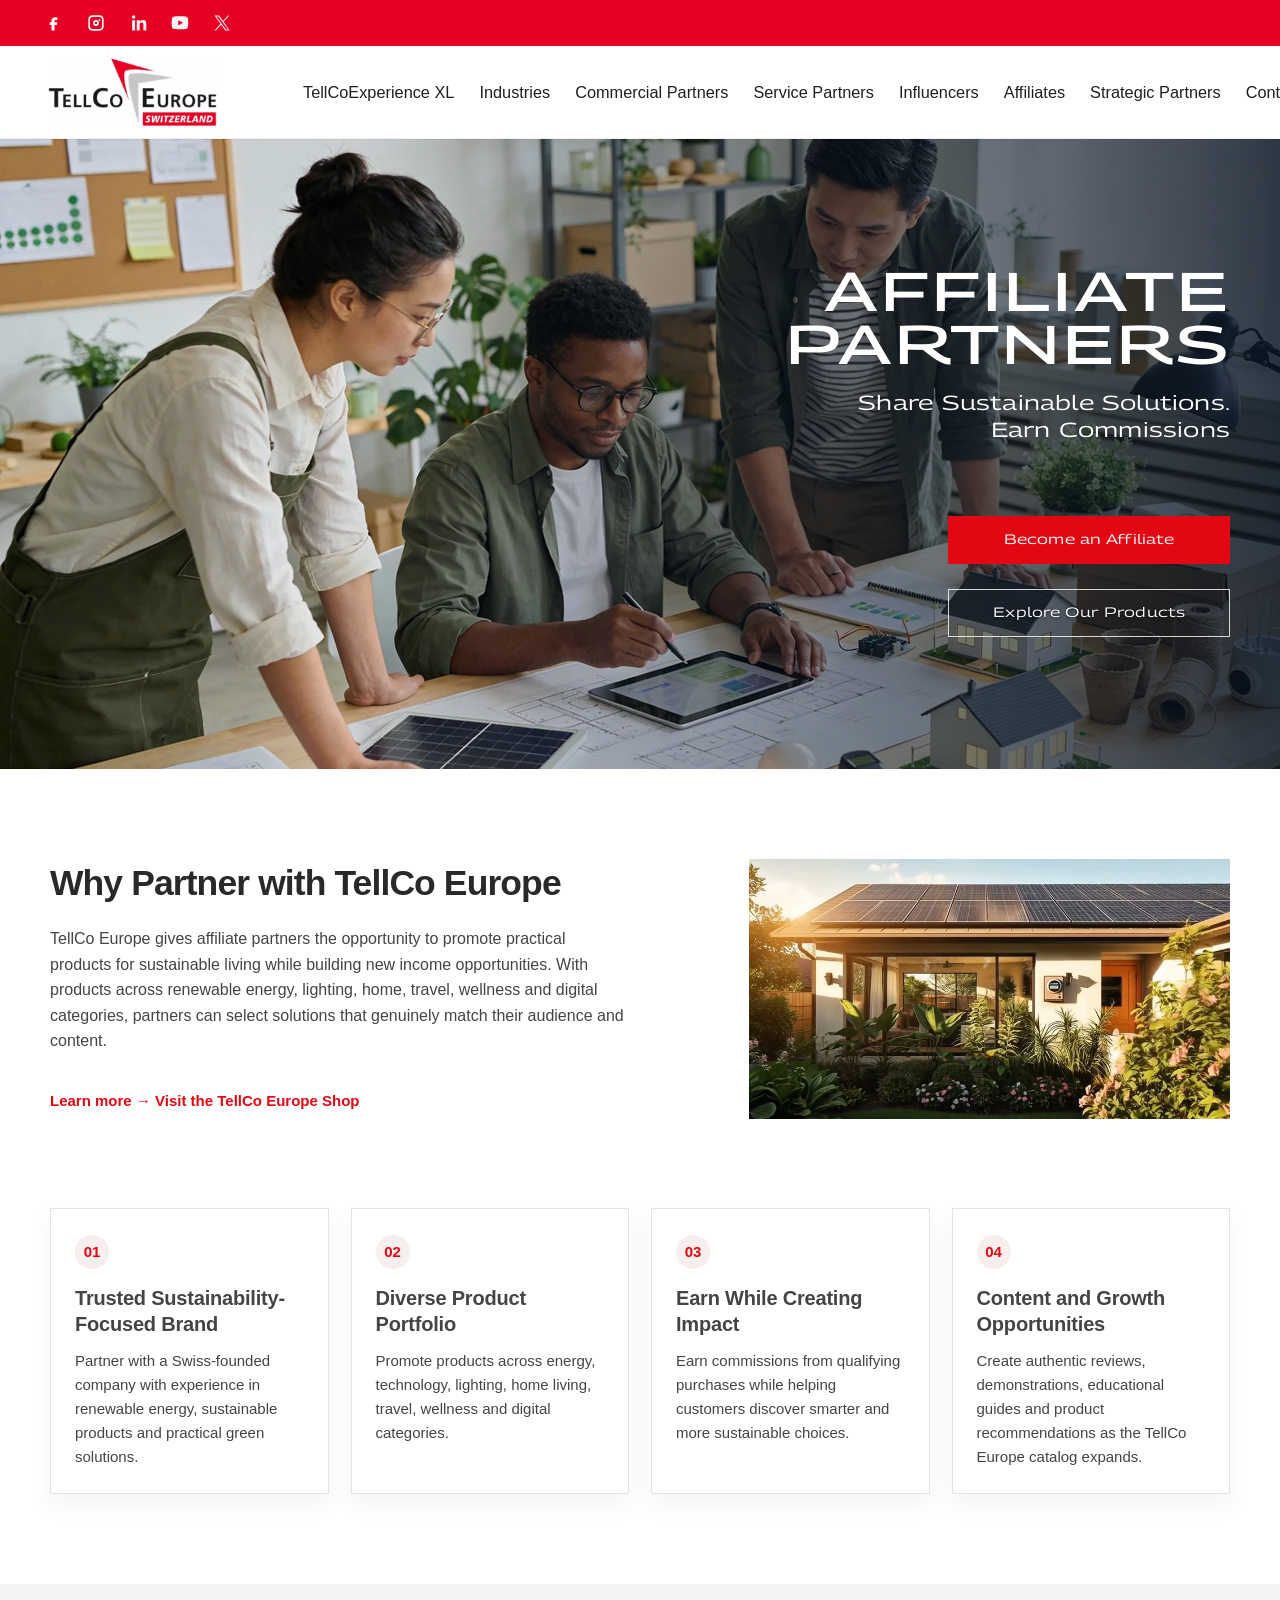
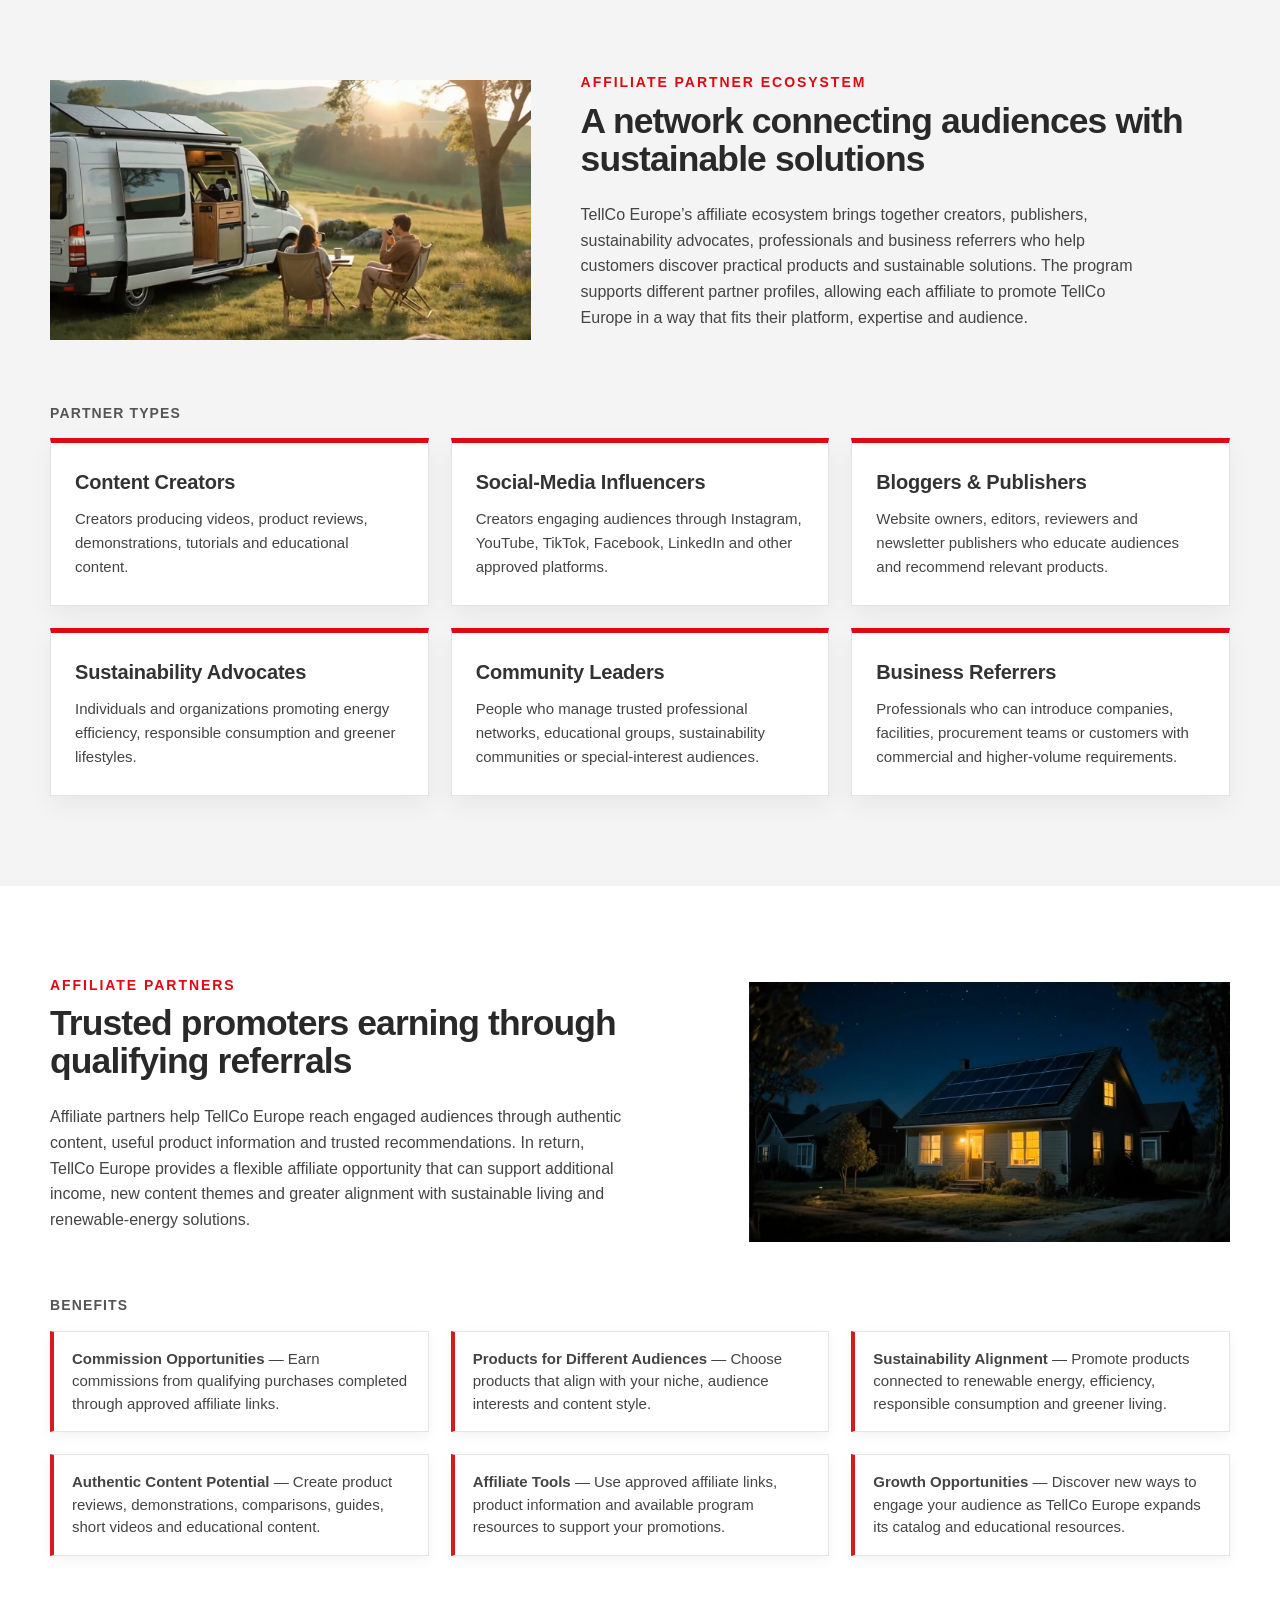
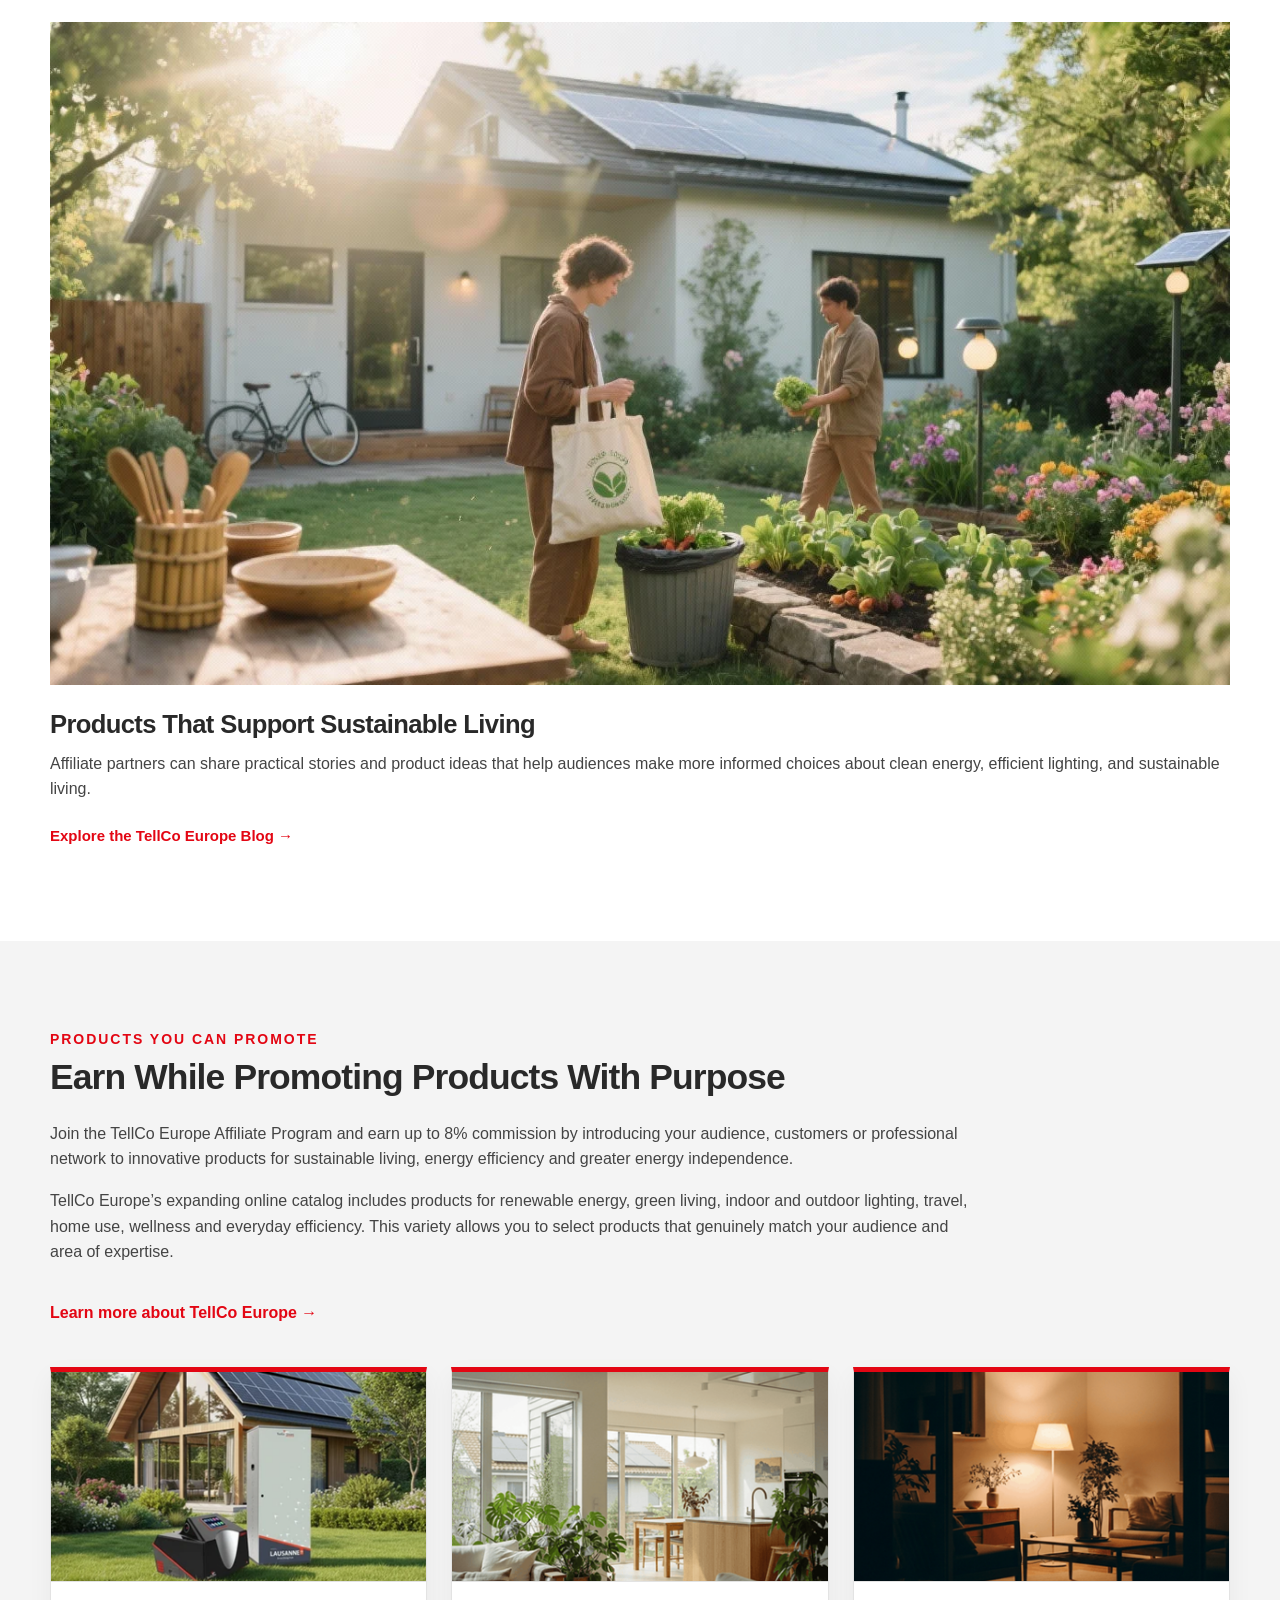
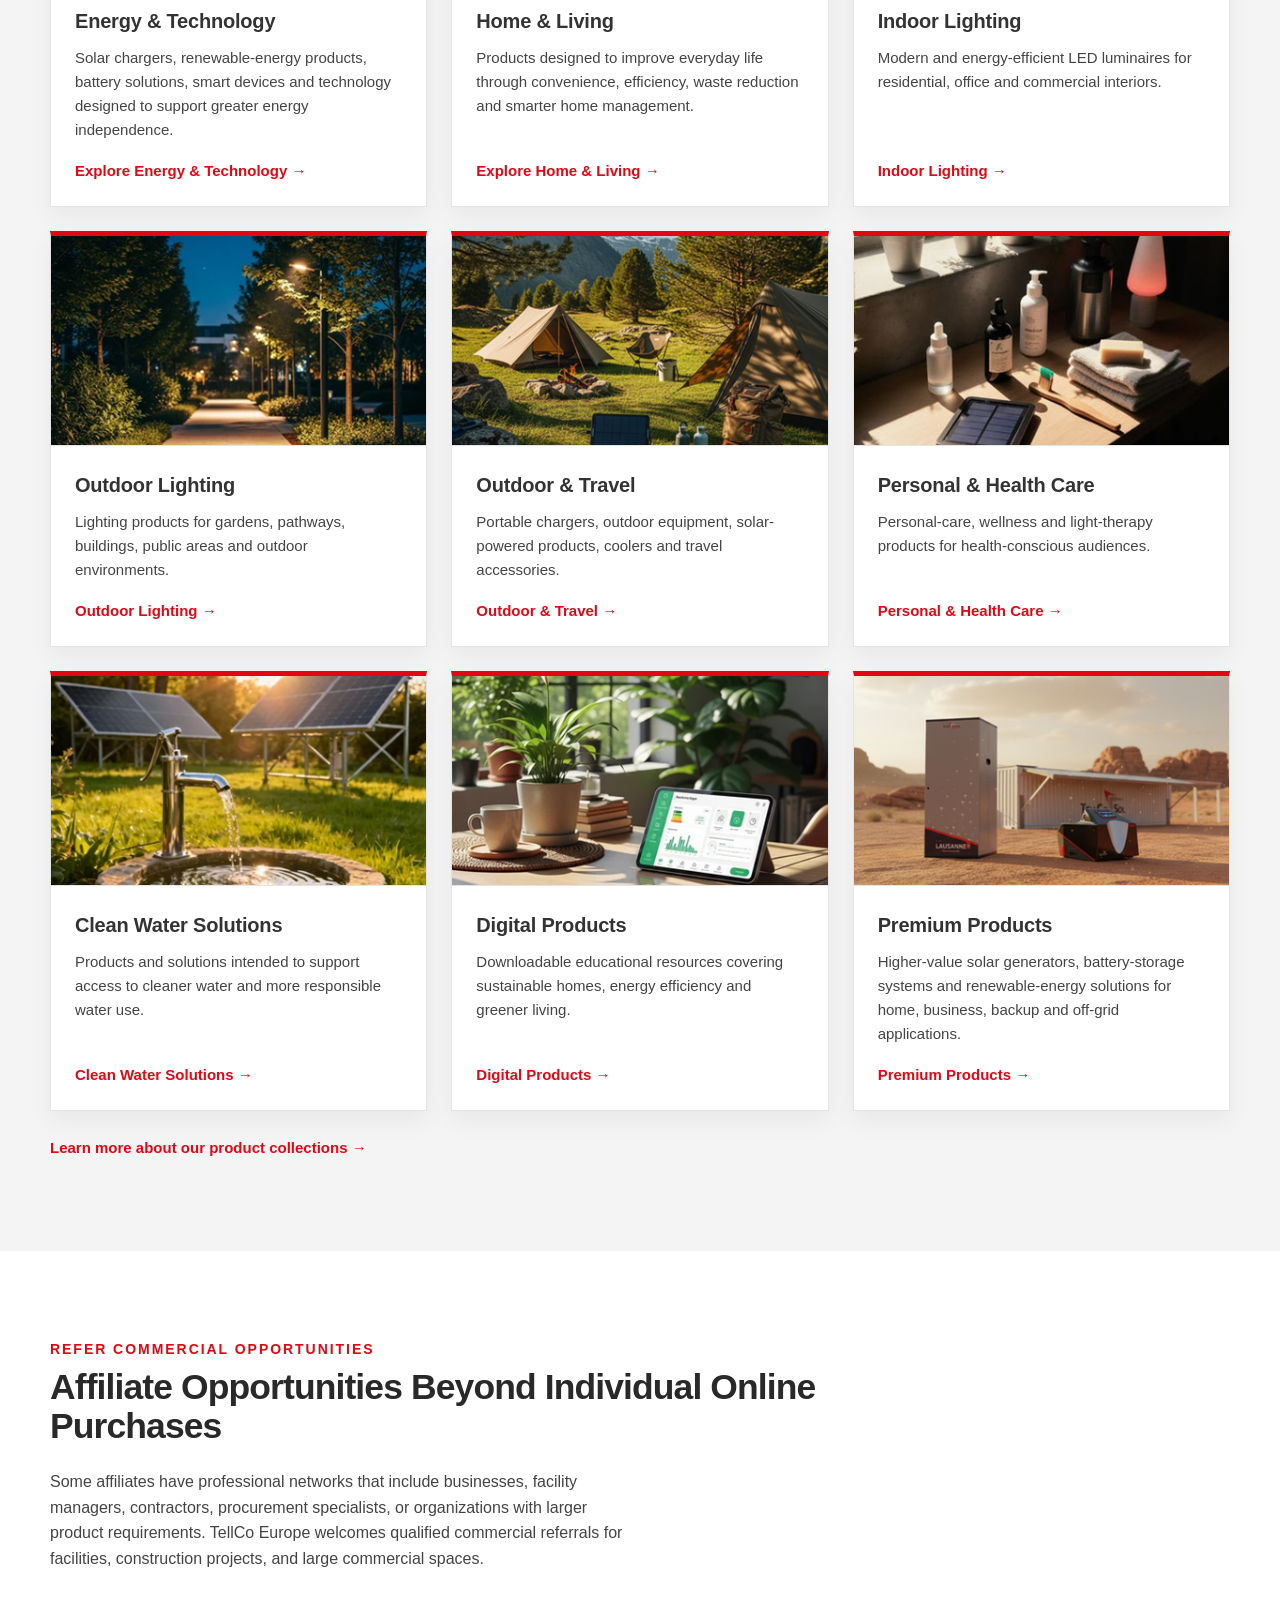
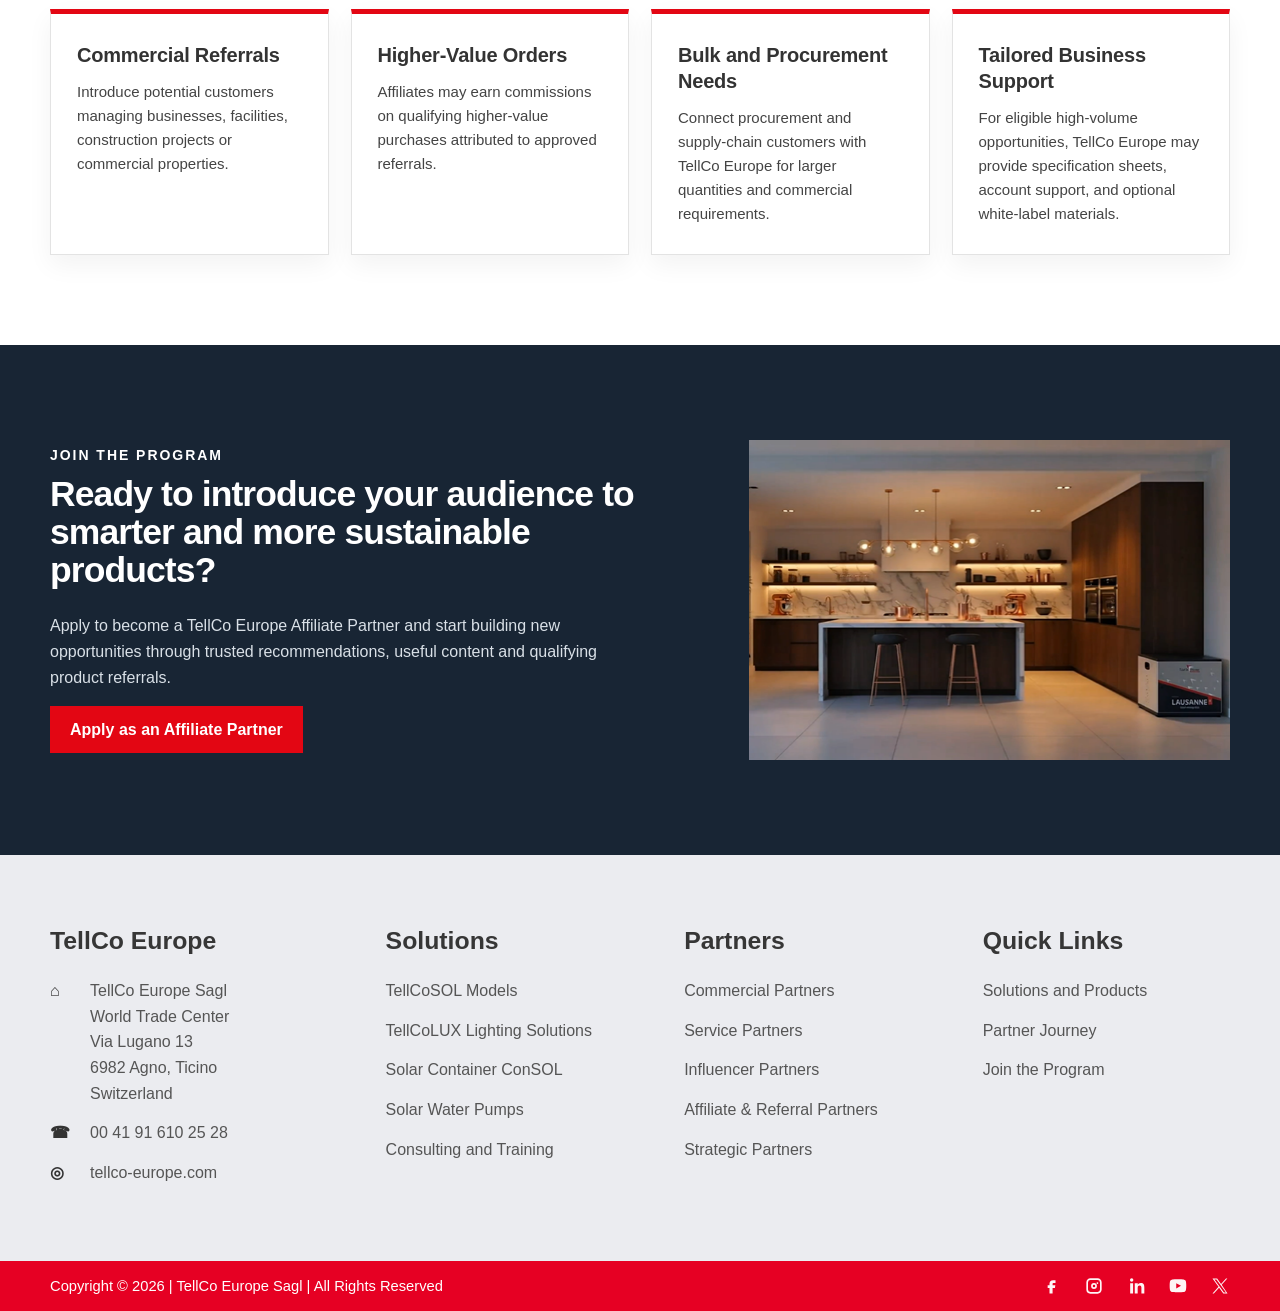
<file: affiliates-partners.html>
<!doctype html>
<html lang="en">
<head>
  <!-- Google tag (gtag.js) -->
  <script async src="https://www.googletagmanager.com/gtag/js?id=G-MXQT1SG3SJ"></script>
  <script>
    window.dataLayer = window.dataLayer || [];
    function gtag(){dataLayer.push(arguments);}
    gtag('js', new Date());
    gtag('config', 'G-MXQT1SG3SJ');
  </script>
  <meta charset="utf-8">
  <meta name="viewport" content="width=device-width, initial-scale=1">
  <title>Affiliate Partners — TellCoExperience XL</title>
  <meta name="description" content="TellCo Europe Affiliate Partners page template.">
  <link rel="preconnect" href="https://fonts.googleapis.com">
  <link rel="preconnect" href="https://fonts.gstatic.com" crossorigin>
  <link href="https://fonts.googleapis.com/css2?family=Georama:wdth,wght@100..150,100..900&amp;family=Inter:wght@400;500&amp;family=Montserrat:wght@600;700&amp;family=Poppins:wght@500&amp;display=swap" rel="stylesheet">
  <link rel="stylesheet" href="styles.css">
  <style>
    :root{--affiliate-red:#e30613;--affiliate-ink:#292929;--affiliate-muted:#444;--affiliate-gray:#f4f4f4;--affiliate-line:#e1e4e8}
    .affiliate-page{font-family:"Helvetica Neue",Helvetica,Arial,sans-serif;color:var(--affiliate-ink)}
    .affiliate-container{width:min(100% - 48px,1180px);margin-inline:auto}
    .affiliate-section{padding:clamp(58px,7vw,92px) 0}
    .affiliate-section.is-gray{background:var(--affiliate-gray)}
    .affiliate-eyebrow{margin:0 0 10px;color:var(--affiliate-red);font-size:13.2px;font-weight:800;line-height:1.5;letter-spacing:.14em;text-transform:uppercase}
    .affiliate-heading{margin:0 0 24px;color:var(--affiliate-ink);font-size:clamp(23.76px,2.772vw,37.62px);font-weight:700;line-height:1.08}
    .affiliate-copy{margin:0 0 16px;color:var(--affiliate-muted);font-size:16px;line-height:1.7}
    .affiliate-split{display:grid;grid-template-columns:480.573px minmax(0,1fr);gap:50px;align-items:center}
    .affiliate-split.is-image-right{grid-template-columns:minmax(0,1fr) 480.573px}
    .affiliate-placeholder{width:480.573px;max-width:100%;height:260px;border:1px dashed #a8afb8;background:repeating-linear-gradient(135deg,#f5f6f8,#f5f6f8 12px,#eceef1 12px,#eceef1 24px);display:grid;place-content:center;text-align:center;color:#7f8791}
    .affiliate-placeholder span{font-size:11px;letter-spacing:2px}
    .affiliate-placeholder strong{display:block;font-size:18px}
    .affiliate-section-image{display:block;width:480.573px;max-width:100%;height:260px;object-fit:cover}
    .affiliate-section-image.is-join{height:320px}
    .affiliate-hero{position:relative;height:630px;overflow:hidden;background:linear-gradient(130deg,#26384b,#7893a5)}
.affiliate-hero-image{position:absolute;inset:0;width:100%;height:100%;object-fit:cover;object-position:center}
.affiliate-hero-overlay{position:absolute;inset:0;background:linear-gradient(90deg,rgba(4,16,31,.04) 28%,rgba(4,16,31,.36) 56%,rgba(4,16,31,.82))}
.affiliate-hero-content{position:relative;display:flex;flex-direction:column;align-items:flex-end;padding-top:125px;color:#fff;text-align:right}
    .affiliate-hero-title{margin:0;font-family:"Georama","Roboto Condensed",Arial,sans-serif;font-size:54.4px;font-weight:500;line-height:.98;letter-spacing:.035em;text-transform:uppercase;font-variation-settings:"wdth" 145,"wght" 500}
    .affiliate-hero-subtitle{max-width:680px;margin:18px 0 0;font-family:"Georama","Roboto Condensed",Arial,sans-serif;font-size:20.4px;font-weight:400;line-height:1.35;letter-spacing:.01em;font-variation-settings:"wdth" 135,"wght" 400;font-stretch:135%}
    .affiliate-hero-actions{display:flex;flex-direction:column;align-items:stretch;width:clamp(240px,22vw,300px);max-width:100%;gap:25px;margin-top:72px}
    .affiliate-hero-button{display:inline-flex;align-items:center;justify-content:center;width:100%;min-height:48px;padding:14px 32px;border:1px solid var(--affiliate-red);background:var(--affiliate-red);color:#fff;font-family:"Georama","Roboto Condensed",Arial,sans-serif;font-size:13.6px;font-weight:400;line-height:1;letter-spacing:.01em;font-variation-settings:"wdth" 135,"wght" 400;text-align:center;white-space:nowrap}
    .affiliate-hero-button.is-secondary{background:transparent;border-color:rgba(255,255,255,.8);color:#fff;text-shadow:0 1px 3px rgba(0,0,0,.7)}
    .affiliate-hero-button.is-secondary:hover{background:#fff;color:#1f1f1f;text-shadow:none}
    .affiliate-why-cards{padding-top:0}
    .affiliate-why-grid{display:grid;grid-template-columns:repeat(4,minmax(0,1fr));gap:22px}
    .affiliate-why-card{border:1px solid #e3e3e3;background:#fff;padding:26px 24px 24px;box-shadow:0 10px 24px rgba(0,0,0,.05)}
    .affiliate-why-number{width:34px;height:34px;margin-bottom:16px;border-radius:50%;background:#f7eeee;color:var(--affiliate-red);display:flex;align-items:center;justify-content:center;font-size:15px;font-weight:800}
    .affiliate-card-title{margin:0 0 10px;color:#444;font-size:16px;font-weight:800;line-height:1.7}
    .affiliate-card-copy,.affiliate-benefit-card li{margin:0;color:#444;font-size:16px;line-height:1.7}
    .affiliate-tabs-label,.affiliate-benefits-label{margin:0 0 16px;color:#555;font-size:14px;font-weight:800;line-height:1.5;letter-spacing:.08em;text-transform:uppercase}
    .affiliate-page .affiliate-tabs-label,.affiliate-page .affiliate-benefits-label{font-size:14px!important;font-weight:800!important}
    .affiliate-tabs{display:grid;grid-template-columns:repeat(4,1fr);border-bottom:3px solid var(--affiliate-red)}
    .affiliate-tab{border:0;background:#e9ebee;padding:18px 12px;color:#333;font-weight:700;cursor:pointer}
    .affiliate-tab.is-active{background:var(--affiliate-red);color:#fff}
    .affiliate-panel{border:1px solid var(--affiliate-line);border-top:0;background:#fff;padding:46px;display:grid;grid-template-columns:1.35fr 1fr 1fr;gap:30px}
    .affiliate-panel[hidden]{display:none}
    .affiliate-type-label{display:table;width:auto;margin:0 0 20px;padding:10px 16px;background:var(--affiliate-red);color:#fff;font-size:15px;font-weight:800;line-height:1.35;letter-spacing:.08em;text-transform:uppercase}
    .affiliate-type-subtitle{margin:0 0 14px;font-size:18px;font-weight:800;line-height:1.4}
    .affiliate-format,.affiliate-list-card{border:1px solid #e2e2e2;background:var(--affiliate-gray)}
    .affiliate-format{margin-top:25px;padding:16px;font-size:13px;font-weight:700;line-height:1.9}
    .affiliate-format-dot{color:var(--affiliate-red);font-weight:800}
    .affiliate-list-card{padding:24px}
    .affiliate-list-card h3{margin:0 0 12px;font-size:16px;font-weight:800}
    .affiliate-list-card ul{margin:0;padding:0;list-style:none}
    .affiliate-list-card li{position:relative;padding-left:24px;margin:8px 0;color:#444;font-size:16px;line-height:1.7}
    .affiliate-list-card li::before{content:"✓";position:absolute;left:0;color:var(--affiliate-red);font-weight:800}
    .affiliate-benefit-intro{margin-bottom:58px}
    .affiliate-quote{margin:30px 0 0;padding:22px 24px;border:1px solid var(--affiliate-line);border-left:5px solid var(--affiliate-red);background:#fff;color:#444;font-size:18px;font-style:italic;font-weight:400;line-height:1.7}
    .affiliate-quote cite{display:block;margin-top:9px;color:#8a8f98;font-size:13px;font-style:normal;font-weight:600}
    .affiliate-benefit-grid{display:grid;grid-template-columns:repeat(3,1fr);gap:22px}
    .affiliate-benefit-card{border:1px solid #e5e5e5;border-left:4px solid #d71920;background:#fff;padding:16px 18px;color:#444;font-size:15px;line-height:1.5;box-shadow:0 4px 12px rgba(0,0,0,.05)}
    .affiliate-benefit-card strong{font-size:15px;font-weight:700}
    .affiliate-icon{width:48px;height:48px;flex:0 0 48px;border-radius:50%;background:rgba(227,6,19,.08);color:var(--affiliate-red);display:grid;place-items:center;font-size:25px}
    .affiliate-benefit-card ul{margin:14px 0 0;padding-left:22px}
    .affiliate-benefit-card li::marker{color:var(--affiliate-red)}
    .affiliate-section#benefits{padding-bottom:42px}
    .affiliate-blog-feature{padding:24px 0 92px}
    .affiliate-blog-image{display:block;width:100%;height:auto;object-fit:cover}
    .affiliate-blog-caption{padding-top:26px}
    .affiliate-blog-caption h2{margin:0 0 12px;color:var(--affiliate-ink);font-size:clamp(22px,2vw,28px);font-weight:700;line-height:1.08}
    .affiliate-blog-link{display:inline-block;margin-top:6px;color:var(--affiliate-red);font-size:15px!important;font-weight:700}
    .affiliate-partner-grid{display:grid;grid-template-columns:repeat(3,1fr);gap:22px}
    .affiliate-partner-card{border:1px solid #e3e3e3;border-top:5px solid var(--affiliate-red);background:#fff;padding:26px 24px;box-shadow:0 10px 24px rgba(0,0,0,.05)}
    .affiliate-partner-card h3{margin:0 0 12px;color:#333;font-family:"Helvetica Neue",Helvetica,Arial,sans-serif;font-size:22px;font-weight:700;line-height:1.12}
    .affiliate-shop-link{display:inline-block;margin-top:22px;color:var(--affiliate-red);font-size:16px;font-weight:700}
    .affiliate-shop-link[href="https://www.tellco-europe.shop/"]{font-size:15px!important}
    .affiliate-products-intro{max-width:920px;margin-bottom:42px}
    #products-to-promote .affiliate-products-intro>.affiliate-copy{max-width:none}
    .affiliate-products-grid{display:grid;grid-template-columns:repeat(3,1fr);gap:24px}
    .affiliate-product-card{display:flex;flex-direction:column;border:1px solid #e3e3e3;border-top:5px solid var(--affiliate-red);background:#fff;box-shadow:0 10px 24px rgba(0,0,0,.05)}
    .affiliate-product-image{height:210px;border-bottom:1px dashed #a8afb8;background:repeating-linear-gradient(135deg,#f5f6f8,#f5f6f8 12px,#eceef1 12px,#eceef1 24px);display:grid;place-content:center;padding:20px;color:#7f8791;font-size:12px;font-weight:700;line-height:1.5;letter-spacing:.08em;text-align:center}
    img.affiliate-product-image{display:block;width:100%;padding:0;object-fit:cover;border-bottom:1px solid #e3e3e3;background:none}
    .affiliate-product-content{display:flex;flex:1;flex-direction:column;padding:26px 24px}
    .affiliate-product-content h3{margin:0 0 14px;color:#333;font-size:22px;font-weight:700;line-height:1.2}
    .affiliate-product-link{display:inline-block;margin-top:auto;padding-top:20px;color:var(--affiliate-red);font-size:15px!important;font-weight:700;line-height:1.4}
    .affiliate-products-footer-link{display:inline-block;margin-top:28px;color:var(--affiliate-red);font-size:15px!important;font-weight:700}
    .affiliate-commercial-intro{max-width:900px;margin-bottom:38px}
    .affiliate-commercial-grid{display:grid;grid-template-columns:repeat(4,1fr);gap:22px}
    .affiliate-commercial-card{border:1px solid #e3e3e3;border-top:5px solid var(--affiliate-red);background:#fff;padding:28px 26px;box-shadow:0 10px 24px rgba(0,0,0,.05)}
    .affiliate-commercial-card-header{display:block;margin-bottom:12px}
    .affiliate-commercial-card h3{margin:0;color:#333;font-size:22px;font-weight:700;line-height:1.2}
    .affiliate-commercial-note{margin-top:24px;padding:18px 20px;border:1px solid #e3e3e3;border-left:4px solid var(--affiliate-red);background:#f8f8f8;color:#555;font-size:14px;line-height:1.65}
    .affiliate-application-note{margin-top:30px;padding-top:22px;border-top:1px solid rgba(255,255,255,.35)}
    .affiliate-application-note h3{margin:0 0 10px;color:#fff;font-size:14px;font-weight:800;letter-spacing:.08em;text-transform:uppercase}
    .affiliate-application-note p{margin:0;color:#fff;font-size:14px;line-height:1.65}
    .affiliate-join{padding:95px 0;background:#182534;color:#fff}
    .affiliate-join .affiliate-eyebrow,.affiliate-join .affiliate-heading{color:#fff}
    .affiliate-join .affiliate-copy{color:#d9e0e7}
    .affiliate-join-button{display:inline-flex;padding:14px 20px;background:var(--affiliate-red);color:#fff;font-weight:700}
    .affiliate-join .affiliate-placeholder{border-color:#718092;background:repeating-linear-gradient(135deg,#27384a,#27384a 12px,#31465b 12px,#31465b 24px);color:#dbe1e7}
@media(max-width:1199px){.affiliate-hero-content{transform:none}.affiliate-hero-title{font-size:38.4px;line-height:1;letter-spacing:.015em;font-variation-settings:"wdth" 128,"wght" 500}.affiliate-hero-subtitle{font-size:18.7px;letter-spacing:.008em}.affiliate-hero-button{font-size:12.75px;letter-spacing:.008em}}
    @media(max-width:1000px){.affiliate-split,.affiliate-split.is-image-right{grid-template-columns:1fr 1fr;gap:40px}.affiliate-why-grid,.affiliate-commercial-grid{grid-template-columns:repeat(2,1fr)}.affiliate-tabs{grid-template-columns:repeat(2,1fr)}.affiliate-panel{grid-template-columns:1fr 1fr}.affiliate-panel-main{grid-column:1/-1}}
    @media(max-width:809px){.affiliate-hero-title{font-size:21.6px;font-weight:600;line-height:1.04;letter-spacing:0;font-variation-settings:"wdth" 100,"wght" 600}.affiliate-hero-subtitle{max-width:350px;margin-top:12px;font-size:14.45px;letter-spacing:.006em}.affiliate-hero-actions{width:240px;margin-top:28px;gap:22px}.affiliate-hero-button{padding:13px 26px;font-size:11.9px;letter-spacing:.006em}}
    @media(max-width:900px){.affiliate-partner-grid,.affiliate-benefit-grid,.affiliate-products-grid{grid-template-columns:repeat(2,1fr)}}
@media(max-width:700px){.affiliate-container{width:min(100% - 32px,1180px)}.affiliate-split,.affiliate-split.is-image-right,.affiliate-why-grid,.affiliate-benefit-grid,.affiliate-partner-grid,.affiliate-products-grid,.affiliate-commercial-grid,.affiliate-tabs,.affiliate-panel{grid-template-columns:1fr}.affiliate-panel{padding:25px}.affiliate-panel-main{grid-column:auto}.affiliate-hero{height:620px}.affiliate-hero-image{object-position:center}.affiliate-hero-overlay{background:rgba(4,16,31,.66)}.affiliate-hero-content{display:flex;flex-direction:column;align-items:center;padding-top:95px;text-align:center}}
  </style>
</head>
<body>
  <a class="skip-link" href="#main">Skip to content</a>

  <div class="topbar" aria-label="TellCo utility links">
    <div class="container topbar-inner">
      <div class="social-links" aria-label="Social links">
        <a href="https://www.facebook.com/Tellcoeuropeoffical" target="_blank" rel="noopener noreferrer" aria-label="TellCo Europe on Facebook" class="social-icon"><svg viewBox="0 0 24 24" aria-hidden="true"><path d="M14 8.5h2.2V5h-2.8C10.4 5 9 6.8 9 9.4V11H6.8v3.4H9V21h3.7v-6.6h2.8L16 11h-3.3V9.8c0-.9.4-1.3 1.3-1.3Z"/></svg></a>
        <a href="https://www.instagram.com/tellcoeuropeofficial/" target="_blank" rel="noopener noreferrer" aria-label="TellCo Europe on Instagram" class="social-icon"><svg viewBox="0 0 24 24" aria-hidden="true"><path d="M7.7 2.8h8.6c2.7 0 4.9 2.2 4.9 4.9v8.6c0 2.7-2.2 4.9-4.9 4.9H7.7a4.9 4.9 0 0 1-4.9-4.9V7.7c0-2.7 2.2-4.9 4.9-4.9Zm0 2A2.9 2.9 0 0 0 4.8 7.7v8.6a2.9 2.9 0 0 0 2.9 2.9h8.6a2.9 2.9 0 0 0 2.9-2.9V7.7a2.9 2.9 0 0 0-2.9-2.9H7.7Zm4.3 3.7a3.5 3.5 0 1 1 0 7 3.5 3.5 0 0 1 0-7Zm0 2a1.5 1.5 0 1 0 0 3 1.5 1.5 0 0 0 0-3Zm4.1-3.1a1 1 0 1 1 0 2.1 1 1 0 0 1 0-2.1Z"/></svg></a>
        <a href="https://www.linkedin.com/company/tellco-europe-sagl-switzerland/" target="_blank" rel="noopener noreferrer" aria-label="TellCo Europe on LinkedIn" class="social-icon"><svg viewBox="0 0 24 24" aria-hidden="true"><path d="M5 8.7h3.5V21H5V8.7Zm1.8-5.9a2 2 0 1 1 0 4.1 2 2 0 0 1 0-4.1ZM10.8 8.7h3.3v1.7h.1c.5-.9 1.7-2 3.5-2 3.7 0 4.3 2.4 4.3 5.5V21h-3.5v-6.3c0-1.5 0-3.4-2.1-3.4s-2.4 1.6-2.4 3.3V21h-3.5V8.7Z"/></svg></a>
        <a href="https://www.youtube.com/channel/UCJPmVI-EG29OVMQisPmbQMA?view_as=subscriber" target="_blank" rel="noopener noreferrer" aria-label="TellCo Europe on YouTube" class="social-icon"><svg viewBox="0 0 24 24" aria-hidden="true"><path d="M21.6 7.2s-.2-1.5-.9-2.1c-.9-.9-1.9-.9-2.4-1C15 3.8 12 3.8 12 3.8h-.1s-3 0-6.3.3c-.5.1-1.5.1-2.4 1-.7.6-.9 2.1-.9 2.1S2 9 2 10.8v1.7c0 1.8.3 3.6.3 3.6s.2 1.5.9 2.1c.9.9 2.1.9 2.6 1 1.9.2 6.2.3 6.2.3s3 0 6.3-.3c.5-.1 1.5-.1 2.4-1 .7-.6.9-2.1.9-2.1s.3-1.8.3-3.6v-1.7c0-1.8-.3-3.6-.3-3.6ZM9.9 14.9V8.7l5.7 3.1-5.7 3.1Z"/></svg></a>
        <a href="https://x.com/TellCo__Europe" target="_blank" rel="noopener noreferrer" aria-label="TellCo Europe on X" class="social-icon social-x"><svg viewBox="0 0 24 24" aria-hidden="true"><path d="M14.2 10.3 21.8 2h-1.8l-6.6 7.2L8.2 2H2l8 11.1L2 22h1.8l7-7.7 5.6 7.7H22l-7.8-11.7Zm-2.5 2.8-.8-1.1L4.5 3.4h2.8l5.1 6.9.8 1.1 6.8 9.2h-2.8l-5.5-7.5Z"/></svg></a>
      </div>
    </div>
  </div>

  <header class="site-header" data-header>
    <div class="container nav-shell">
      <a class="brand" href="index.html" aria-label="TellCoExperience XL home"><img src="assets/logo.png" alt="TellCo Europe Switzerland" class="brand-logo"></a>
      <button class="mobile-toggle" type="button" data-nav-toggle aria-controls="primary-navigation" aria-expanded="false"><span></span><span></span><span></span><span class="visually-hidden">Open navigation</span></button>
      <nav class="primary-nav" id="primary-navigation" data-nav aria-label="Primary navigation">
        <a href="index.html">TellCoExperience XL</a>
        <a href="industries.html">Industries</a>
        <a href="commercial-partners.html">Commercial Partners</a>
        <a href="service-partners.html">Service Partners</a>
        <a href="influencers-partners.html">Influencers</a>
        <a href="affiliates-partners.html" aria-current="page">Affiliates</a>
        <a href="strategic-partners.html">Strategic Partners</a>
        <a href="contact.html">Contact</a>
      </nav>
    </div>
  </header>

  <main id="main" class="affiliate-page site-content-typography">
    <section class="affiliate-hero" aria-labelledby="affiliate-hero-title">
      <img class="affiliate-hero-image" src="assets/affiliates-hero.webp" alt="Team developing sustainable products for affiliate audiences">
      <div class="affiliate-hero-overlay" aria-hidden="true"></div>
      <div class="affiliate-container affiliate-hero-content">
        <h1 class="affiliate-hero-title" id="affiliate-hero-title">Affiliate<br>Partners</h1>
        <p class="affiliate-hero-subtitle">Share Sustainable Solutions.<br>Earn Commissions</p>
        <div class="affiliate-hero-actions">
        <a class="affiliate-hero-button" href="contact.html">Become an Affiliate</a>
          <a class="affiliate-hero-button is-secondary" href="https://www.tellco-europe.shop/collections/all" target="_blank" rel="noopener noreferrer">Explore Our Products</a>
        </div>
      </div>
    </section>

    <section class="affiliate-section">
      <div class="affiliate-container affiliate-split is-image-right">
        <div>
          <h2 class="affiliate-heading">Why Partner with TellCo Europe</h2>
          <p class="affiliate-copy">TellCo Europe gives affiliate partners the opportunity to promote practical products for sustainable living while building new income opportunities. With products across renewable energy, lighting, home, travel, wellness and digital categories, partners can select solutions that genuinely match their audience and content.</p>
          <a class="affiliate-shop-link" href="https://www.tellco-europe.shop/" target="_blank" rel="noopener noreferrer">Learn more → Visit the TellCo Europe Shop</a>
        </div>
        <img class="affiliate-section-image" src="assets/tellco-shop-2.png" alt="Solar-powered home supporting sustainable living">
      </div>
    </section>

    <section class="affiliate-section affiliate-why-cards">
      <div class="affiliate-container affiliate-why-grid">
        <article class="affiliate-why-card"><span class="affiliate-why-number">01</span><h3 class="affiliate-card-title">Trusted Sustainability-Focused Brand</h3><p class="affiliate-card-copy">Partner with a Swiss-founded company with experience in renewable energy, sustainable products and practical green solutions.</p></article>
        <article class="affiliate-why-card"><span class="affiliate-why-number">02</span><h3 class="affiliate-card-title">Diverse Product Portfolio</h3><p class="affiliate-card-copy">Promote products across energy, technology, lighting, home living, travel, wellness and digital categories.</p></article>
        <article class="affiliate-why-card"><span class="affiliate-why-number">03</span><h3 class="affiliate-card-title">Earn While Creating Impact</h3><p class="affiliate-card-copy">Earn commissions from qualifying purchases while helping customers discover smarter and more sustainable choices.</p></article>
        <article class="affiliate-why-card"><span class="affiliate-why-number">04</span><h3 class="affiliate-card-title">Content and Growth Opportunities</h3><p class="affiliate-card-copy">Create authentic reviews, demonstrations, educational guides and product recommendations as the TellCo Europe catalog expands.</p></article>
      </div>
    </section>

    <section class="affiliate-section is-gray" id="partner-types">
      <div class="affiliate-container affiliate-split" style="margin-bottom:58px">
        <img class="affiliate-section-image" src="assets/tellco-shop-3.png" alt="Solar-powered travel and outdoor living">
        <div><p class="affiliate-eyebrow">Affiliate Partner Ecosystem</p><h2 class="affiliate-heading">A network connecting audiences with sustainable solutions</h2><p class="affiliate-copy">TellCo Europe’s affiliate ecosystem brings together creators, publishers, sustainability advocates, professionals and business referrers who help customers discover practical products and sustainable solutions. The program supports different partner profiles, allowing each affiliate to promote TellCo Europe in a way that fits their platform, expertise and audience.</p></div>
      </div>
      <div class="affiliate-container">
        <p class="affiliate-tabs-label">Partner Types</p>
        <div class="affiliate-partner-grid">
          <article class="affiliate-partner-card"><h3>Content Creators</h3><p class="affiliate-card-copy">Creators producing videos, product reviews, demonstrations, tutorials and educational content.</p></article>
          <article class="affiliate-partner-card"><h3>Social-Media Influencers</h3><p class="affiliate-card-copy">Creators engaging audiences through Instagram, YouTube, TikTok, Facebook, LinkedIn and other approved platforms.</p></article>
          <article class="affiliate-partner-card"><h3>Bloggers &amp; Publishers</h3><p class="affiliate-card-copy">Website owners, editors, reviewers and newsletter publishers who educate audiences and recommend relevant products.</p></article>
          <article class="affiliate-partner-card"><h3>Sustainability Advocates</h3><p class="affiliate-card-copy">Individuals and organizations promoting energy efficiency, responsible consumption and greener lifestyles.</p></article>
          <article class="affiliate-partner-card"><h3>Community Leaders</h3><p class="affiliate-card-copy">People who manage trusted professional networks, educational groups, sustainability communities or special-interest audiences.</p></article>
          <article class="affiliate-partner-card"><h3>Business Referrers</h3><p class="affiliate-card-copy">Professionals who can introduce companies, facilities, procurement teams or customers with commercial and higher-volume requirements.</p></article>
        </div>
      </div>
    </section>

    <section class="affiliate-section" id="benefits">
      <div class="affiliate-container affiliate-split affiliate-benefit-intro is-image-right">
        <div><p class="affiliate-eyebrow">Affiliate Partners</p><h2 class="affiliate-heading">Trusted promoters earning through qualifying referrals</h2><p class="affiliate-copy">Affiliate partners help TellCo Europe reach engaged audiences through authentic content, useful product information and trusted recommendations. In return, TellCo Europe provides a flexible affiliate opportunity that can support additional income, new content themes and greater alignment with sustainable living and renewable-energy solutions.</p></div>
        <img class="affiliate-section-image" src="assets/tellco-shop-4.png" alt="Solar-powered home illuminated at night">
      </div>
      <div class="affiliate-container"><p class="affiliate-benefits-label">Benefits</p><div class="affiliate-benefit-grid">
        <article class="affiliate-benefit-card"><strong>Commission Opportunities</strong> — Earn commissions from qualifying purchases completed through approved affiliate links.</article>
        <article class="affiliate-benefit-card"><strong>Products for Different Audiences</strong> — Choose products that align with your niche, audience interests and content style.</article>
        <article class="affiliate-benefit-card"><strong>Sustainability Alignment</strong> — Promote products connected to renewable energy, efficiency, responsible consumption and greener living.</article>
        <article class="affiliate-benefit-card"><strong>Authentic Content Potential</strong> — Create product reviews, demonstrations, comparisons, guides, short videos and educational content.</article>
        <article class="affiliate-benefit-card"><strong>Affiliate Tools</strong> — Use approved affiliate links, product information and available program resources to support your promotions.</article>
        <article class="affiliate-benefit-card"><strong>Growth Opportunities</strong> — Discover new ways to engage your audience as TellCo Europe expands its catalog and educational resources.</article>
      </div></div>
    </section>

    <section class="affiliate-blog-feature" aria-labelledby="affiliate-blog-title">
      <div class="affiliate-container">
        <img class="affiliate-blog-image" src="assets/blog-affiliates.webp" width="1280" height="720" alt="People practicing sustainable living at a solar-powered home">
        <div class="affiliate-blog-caption">
          <h2 id="affiliate-blog-title">Products That Support Sustainable Living</h2>
          <p class="affiliate-copy">Affiliate partners can share practical stories and product ideas that help audiences make more informed choices about clean energy, efficient lighting, and sustainable living.</p>
          <a class="affiliate-blog-link" href="https://www.tellco-europe.shop/blogs/news/the-beginners-guide-to-living-a-green-lifestyle" target="_blank" rel="noopener noreferrer">Explore the TellCo Europe Blog →</a>
        </div>
      </div>
    </section>

    <section class="affiliate-section is-gray" id="products-to-promote">
      <div class="affiliate-container">
        <div class="affiliate-products-intro">
          <p class="affiliate-eyebrow">Products You Can Promote</p>
          <h2 class="affiliate-heading">Earn While Promoting Products With Purpose</h2>
          <p class="affiliate-copy">Join the TellCo Europe Affiliate Program and earn up to 8% commission by introducing your audience, customers or professional network to innovative products for sustainable living, energy efficiency and greater energy independence.</p>
          <p class="affiliate-copy">TellCo Europe’s expanding online catalog includes products for renewable energy, green living, indoor and outdoor lighting, travel, home use, wellness and everyday efficiency. This variety allows you to select products that genuinely match your audience and area of expertise.</p>
          <a class="affiliate-shop-link" href="https://www.tellco-europe.shop/pages/about-us" target="_blank" rel="noopener noreferrer">Learn more about TellCo Europe →</a>
        </div>
        <div class="affiliate-products-grid">
          <article class="affiliate-product-card">
            <img class="affiliate-product-image" src="assets/energy-tech.png" alt="TellCo Europe energy-storage systems outside a solar-powered home">
            <div class="affiliate-product-content"><h3>Energy &amp; Technology</h3><p class="affiliate-card-copy">Solar chargers, renewable-energy products, battery solutions, smart devices and technology designed to support greater energy independence.</p><a class="affiliate-product-link" href="https://www.tellco-europe.shop/collections/energy-tech" target="_blank" rel="noopener noreferrer">Explore Energy &amp; Technology →</a></div>
          </article>
          <article class="affiliate-product-card">
            <img class="affiliate-product-image" src="assets/home-living.png" alt="Bright sustainable home interior with indoor plants">
            <div class="affiliate-product-content"><h3>Home &amp; Living</h3><p class="affiliate-card-copy">Products designed to improve everyday life through convenience, efficiency, waste reduction and smarter home management.</p><a class="affiliate-product-link" href="https://www.tellco-europe.shop/collections/home-living" target="_blank" rel="noopener noreferrer">Explore Home &amp; Living →</a></div>
          </article>
          <article class="affiliate-product-card">
            <img class="affiliate-product-image" src="assets/indoor-lighting.png" alt="Energy-efficient indoor lighting in a modern living room">
            <div class="affiliate-product-content"><h3>Indoor Lighting</h3><p class="affiliate-card-copy">Modern and energy-efficient LED luminaires for residential, office and commercial interiors.</p><a class="affiliate-product-link" href="https://www.tellco-europe.shop/collections/indoor-lighting" target="_blank" rel="noopener noreferrer">Indoor Lighting →</a></div>
          </article>
          <article class="affiliate-product-card">
            <img class="affiliate-product-image" src="assets/outdoor-lighting.png" alt="Outdoor lights illuminating a landscaped walkway">
            <div class="affiliate-product-content"><h3>Outdoor Lighting</h3><p class="affiliate-card-copy">Lighting products for gardens, pathways, buildings, public areas and outdoor environments.</p><a class="affiliate-product-link" href="https://www.tellco-europe.shop/collections/outdoor-lighting" target="_blank" rel="noopener noreferrer">Outdoor Lighting →</a></div>
          </article>
          <article class="affiliate-product-card">
            <img class="affiliate-product-image" src="assets/outdoor-travel.png" alt="Solar-powered camping and outdoor travel equipment">
            <div class="affiliate-product-content"><h3>Outdoor &amp; Travel</h3><p class="affiliate-card-copy">Portable chargers, outdoor equipment, solar-powered products, coolers and travel accessories.</p><a class="affiliate-product-link" href="https://www.tellco-europe.shop/collections/outdoor-travel" target="_blank" rel="noopener noreferrer">Outdoor &amp; Travel →</a></div>
          </article>
          <article class="affiliate-product-card">
            <img class="affiliate-product-image" src="assets/personal-health-care.jpg" alt="Personal health and wellness products">
            <div class="affiliate-product-content"><h3>Personal &amp; Health Care</h3><p class="affiliate-card-copy">Personal-care, wellness and light-therapy products for health-conscious audiences.</p><a class="affiliate-product-link" href="https://www.tellco-europe.shop/collections/personal-health-care" target="_blank" rel="noopener noreferrer">Personal &amp; Health Care →</a></div>
          </article>
          <article class="affiliate-product-card">
            <img class="affiliate-product-image" src="assets/clean-water-solutions.png" alt="Clean-water pump supported by solar power">
            <div class="affiliate-product-content"><h3>Clean Water Solutions</h3><p class="affiliate-card-copy">Products and solutions intended to support access to cleaner water and more responsible water use.</p><a class="affiliate-product-link" href="https://www.tellco-europe.shop/collections/clean-water-solutions" target="_blank" rel="noopener noreferrer">Clean Water Solutions →</a></div>
          </article>
          <article class="affiliate-product-card">
            <img class="affiliate-product-image" src="assets/digital-products.png" alt="Tablet displaying a sustainability dashboard">
            <div class="affiliate-product-content"><h3>Digital Products</h3><p class="affiliate-card-copy">Downloadable educational resources covering sustainable homes, energy efficiency and greener living.</p><a class="affiliate-product-link" href="https://www.tellco-europe.shop/collections/digital-products" target="_blank" rel="noopener noreferrer">Digital Products →</a></div>
          </article>
          <article class="affiliate-product-card">
            <img class="affiliate-product-image" src="assets/premium-products.png" alt="Premium TellCo Europe solar-energy storage products">
            <div class="affiliate-product-content"><h3>Premium Products</h3><p class="affiliate-card-copy">Higher-value solar generators, battery-storage systems and renewable-energy solutions for home, business, backup and off-grid applications.</p><a class="affiliate-product-link" href="https://www.tellco-europe.shop/collections/tellco-europes-premium-products" target="_blank" rel="noopener noreferrer">Premium Products →</a></div>
          </article>
        </div>
        <a class="affiliate-products-footer-link" href="https://www.tellco-europe.shop/collections/tellco-europes-premium-products" target="_blank" rel="noopener noreferrer">Learn more about our product collections →</a>
      </div>
    </section>

    <section class="affiliate-section" id="commercial-opportunities">
      <div class="affiliate-container">
        <div class="affiliate-commercial-intro">
          <p class="affiliate-eyebrow">Refer Commercial Opportunities</p>
          <h2 class="affiliate-heading">Affiliate Opportunities Beyond Individual Online Purchases</h2>
          <p class="affiliate-copy">Some affiliates have professional networks that include businesses, facility managers, contractors, procurement specialists, or organizations with larger product requirements. TellCo Europe welcomes qualified commercial referrals for facilities, construction projects, and large commercial spaces.</p>
        </div>
        <div class="affiliate-commercial-grid">
          <article class="affiliate-commercial-card">
            <div class="affiliate-commercial-card-header">
              <h3>Commercial Referrals</h3>
            </div>
            <p class="affiliate-card-copy">Introduce potential customers managing businesses, facilities, construction projects or commercial properties.</p>
          </article>
          <article class="affiliate-commercial-card">
            <div class="affiliate-commercial-card-header">
              <h3>Higher-Value Orders</h3>
            </div>
            <p class="affiliate-card-copy">Affiliates may earn commissions on qualifying higher-value purchases attributed to approved referrals.</p>
          </article>
          <article class="affiliate-commercial-card">
            <div class="affiliate-commercial-card-header">
              <h3>Bulk and Procurement Needs</h3>
            </div>
            <p class="affiliate-card-copy">Connect procurement and supply-chain customers with TellCo Europe for larger quantities and commercial requirements.</p>
          </article>
          <article class="affiliate-commercial-card">
            <div class="affiliate-commercial-card-header">
              <h3>Tailored Business Support</h3>
            </div>
            <p class="affiliate-card-copy">For eligible high‑volume opportunities, TellCo Europe may provide specification sheets, account support, and optional white‑label materials.</p>
          </article>
        </div>
      </div>
    </section>

    <section class="affiliate-join" id="join">
      <div class="affiliate-container affiliate-split is-image-right">
        <div>
          <p class="affiliate-eyebrow">Join the Program</p>
          <h2 class="affiliate-heading">Ready to introduce your audience to smarter and more sustainable products?</h2>
          <p class="affiliate-copy">Apply to become a TellCo Europe Affiliate Partner and start building new opportunities through trusted recommendations, useful content and qualifying product referrals.</p>
          <a class="affiliate-join-button" href="contact.html">Apply as an Affiliate Partner</a>
        </div>
        <img class="affiliate-section-image is-join" src="assets/tellco-shop-6.png" alt="Energy-efficient modern kitchen with home battery storage">
      </div>
    </section>
  </main>

  <footer class="site-footer partner-page-footer">
    <div class="container footer-main">
      <div><h2>TellCo Europe</h2><ul class="contact-list"><li><span aria-hidden="true">⌂</span>TellCo Europe Sagl<br>World Trade Center<br>Via Lugano 13<br>6982 Agno, Ticino<br>Switzerland</li><li><span aria-hidden="true">☎</span>00 41 91 610 25 28</li><li><span aria-hidden="true">◎</span>tellco-europe.com</li></ul></div>
      <div><h2>Solutions</h2><ul><li><a href="https://tellco-europe.com/tellcosol-models/">TellCoSOL Models</a></li><li><a href="https://tellco-europe.com/solar-led-lights/">TellCoLUX Lighting Solutions</a></li><li><a href="https://tellco-europe.com/solar-containers-consol/">Solar Container ConSOL</a></li><li><a href="https://tellco-europe.com/solar-water-pump/">Solar Water Pumps</a></li><li><a href="https://tellco-europe.com/consultancy-and-training/">Consulting and Training</a></li></ul></div>
      <div><h2>Partners</h2>
        <ul>
          <li><a href="commercial-partners.html">Commercial Partners</a></li>
          <li><a href="service-partners.html">Service Partners</a></li>
          <li><a href="influencers-partners.html">Influencer Partners</a></li>
          <li><a href="affiliates-partners.html">Affiliate &amp; Referral Partners</a></li>
          <li><a href="strategic-partners.html">Strategic Partners</a></li>
        </ul></div>
      <div><h2>Quick Links</h2>
        <ul>
          <li><a href="index.html#products">Solutions and Products</a></li>
          <li><a href="index.html#partner-journey">Partner Journey</a></li>
          <li><a href="contact.html">Join the Program</a></li>
        </ul></div>
    </div>
    <div class="footer-bottom"><div class="container footer-bottom-inner"><span>Copyright © 2026 | TellCo Europe Sagl | All Rights Reserved</span><div class="social-links" aria-label="Footer social links">
      <a href="https://www.facebook.com/Tellcoeuropeoffical" aria-label="Facebook" class="social-icon"><svg viewBox="0 0 24 24" aria-hidden="true"><path d="M14 8.5h2.2V5h-2.8C10.4 5 9 6.8 9 9.4V11H6.8v3.4H9V21h3.7v-6.6h2.8L16 11h-3.3V9.8c0-.9.4-1.3 1.3-1.3Z"/></svg></a>
      <a href="https://www.instagram.com/tellcoeuropeofficial/" aria-label="Instagram" class="social-icon"><svg viewBox="0 0 24 24" aria-hidden="true"><path d="M7.7 2.8h8.6c2.7 0 4.9 2.2 4.9 4.9v8.6c0 2.7-2.2 4.9-4.9 4.9H7.7a4.9 4.9 0 0 1-4.9-4.9V7.7c0-2.7 2.2-4.9 4.9-4.9Zm0 2A2.9 2.9 0 0 0 4.8 7.7v8.6a2.9 2.9 0 0 0 2.9 2.9h8.6a2.9 2.9 0 0 0 2.9-2.9V7.7a2.9 2.9 0 0 0-2.9-2.9H7.7Zm4.3 3.7a3.5 3.5 0 1 1 0 7 3.5 3.5 0 0 1 0-7Zm0 2a1.5 1.5 0 1 0 0 3 1.5 1.5 0 0 0 0-3Zm4.1-3.1a1 1 0 1 1 0 2.1 1 1 0 0 1 0-2.1Z"/></svg></a>
      <a href="https://www.linkedin.com/company/tellco-europe-sagl-switzerland/" aria-label="LinkedIn" class="social-icon"><svg viewBox="0 0 24 24" aria-hidden="true"><path d="M5 8.7h3.5V21H5V8.7Zm1.8-5.9a2 2 0 1 1 0 4.1 2 2 0 0 1 0-4.1ZM10.8 8.7h3.3v1.7h.1c.5-.9 1.7-2 3.5-2 3.7 0 4.3 2.4 4.3 5.5V21h-3.5v-6.3c0-1.5 0-3.4-2.1-3.4s-2.4 1.6-2.4 3.3V21h-3.5V8.7Z"/></svg></a>
      <a href="https://www.youtube.com/channel/UCJPmVI-EG29OVMQisPmbQMA?view_as=subscriber" aria-label="YouTube" class="social-icon"><svg viewBox="0 0 24 24" aria-hidden="true"><path d="M21.6 7.2s-.2-1.5-.9-2.1c-.9-.9-1.9-.9-2.4-1C15 3.8 12 3.8 12 3.8h-.1s-3 0-6.3.3c-.5.1-1.5.1-2.4 1-.7.6-.9 2.1-.9 2.1S2 9 2 10.8v1.7c0 1.8.3 3.6.3 3.6s.2 1.5.9 2.1c.9.9 2.1.9 2.6 1 1.9.2 6.2.3 6.2.3s3 0 6.3-.3c.5-.1 1.5-.1 2.4-1 .7-.6.9-2.1.9-2.1s.3-1.8.3-3.6v-1.7c0-1.8-.3-3.6-.3-3.6ZM9.9 14.9V8.7l5.7 3.1-5.7 3.1Z"/></svg></a>
      <a href="https://x.com/TellCo__Europe" aria-label="X" class="social-icon social-x"><svg viewBox="0 0 24 24" aria-hidden="true"><path d="M14.2 10.3 21.8 2h-1.8l-6.6 7.2L8.2 2H2l8 11.1L2 22h1.8l7-7.7 5.6 7.7H22l-7.8-11.7Zm-2.5 2.8-.8-1.1L4.5 3.4h2.8l5.1 6.9.8 1.1 6.8 9.2h-2.8l-5.5-7.5Z"/></svg></a>
    </div></div></div>
  </footer>

  <script src="script.js"></script>
</body>
</html>
</file>
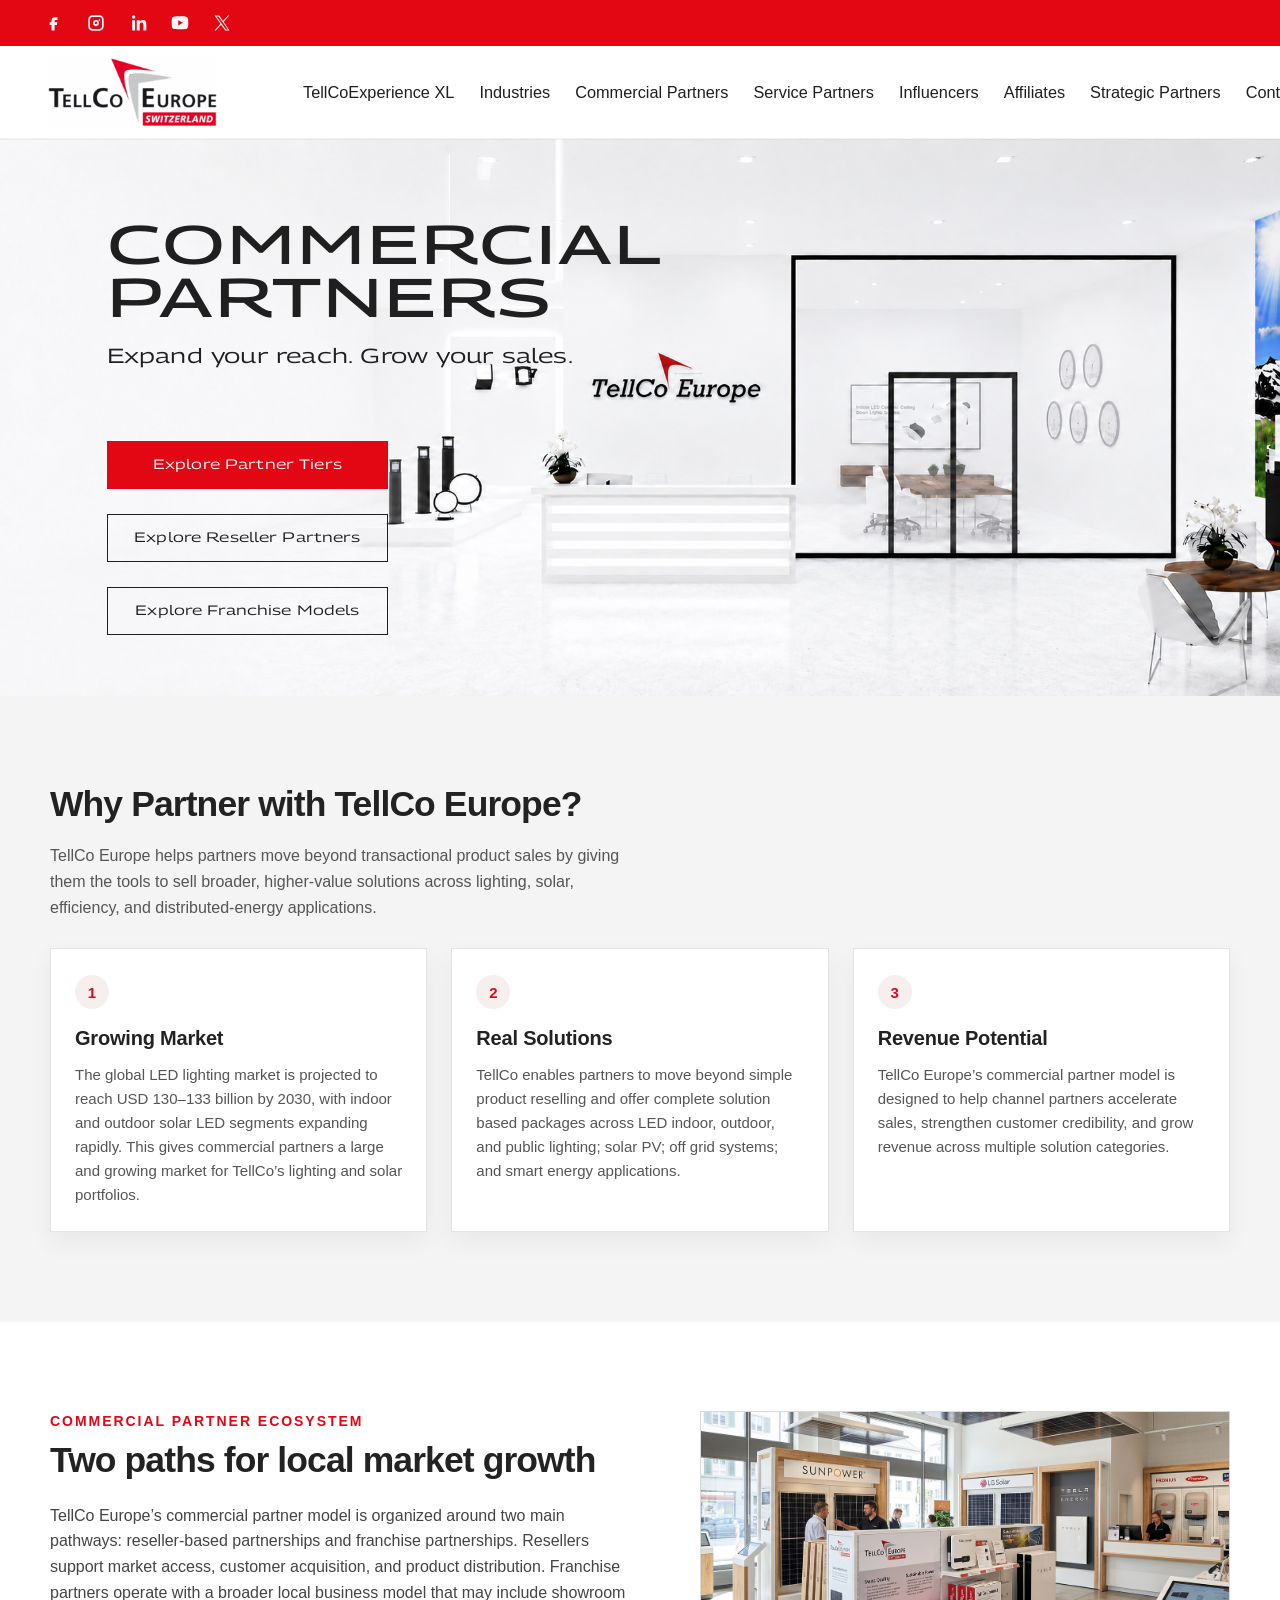
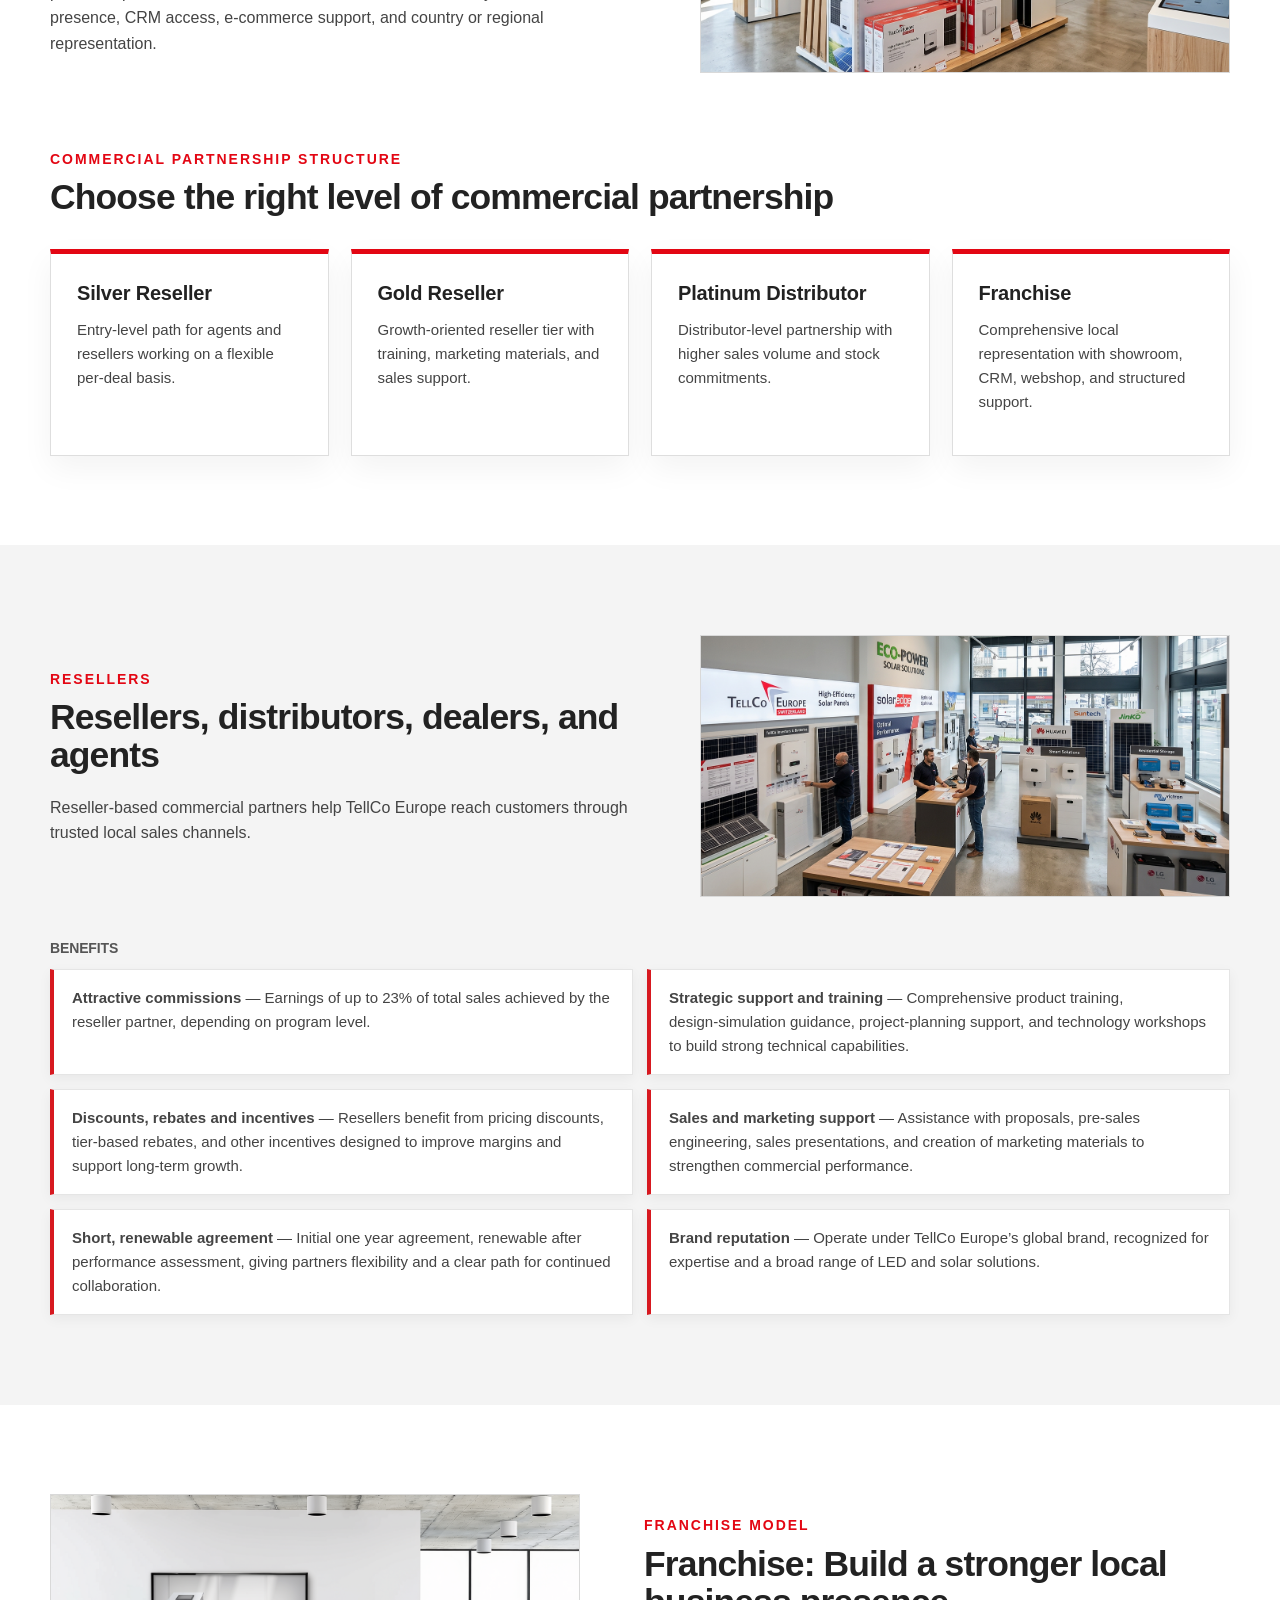
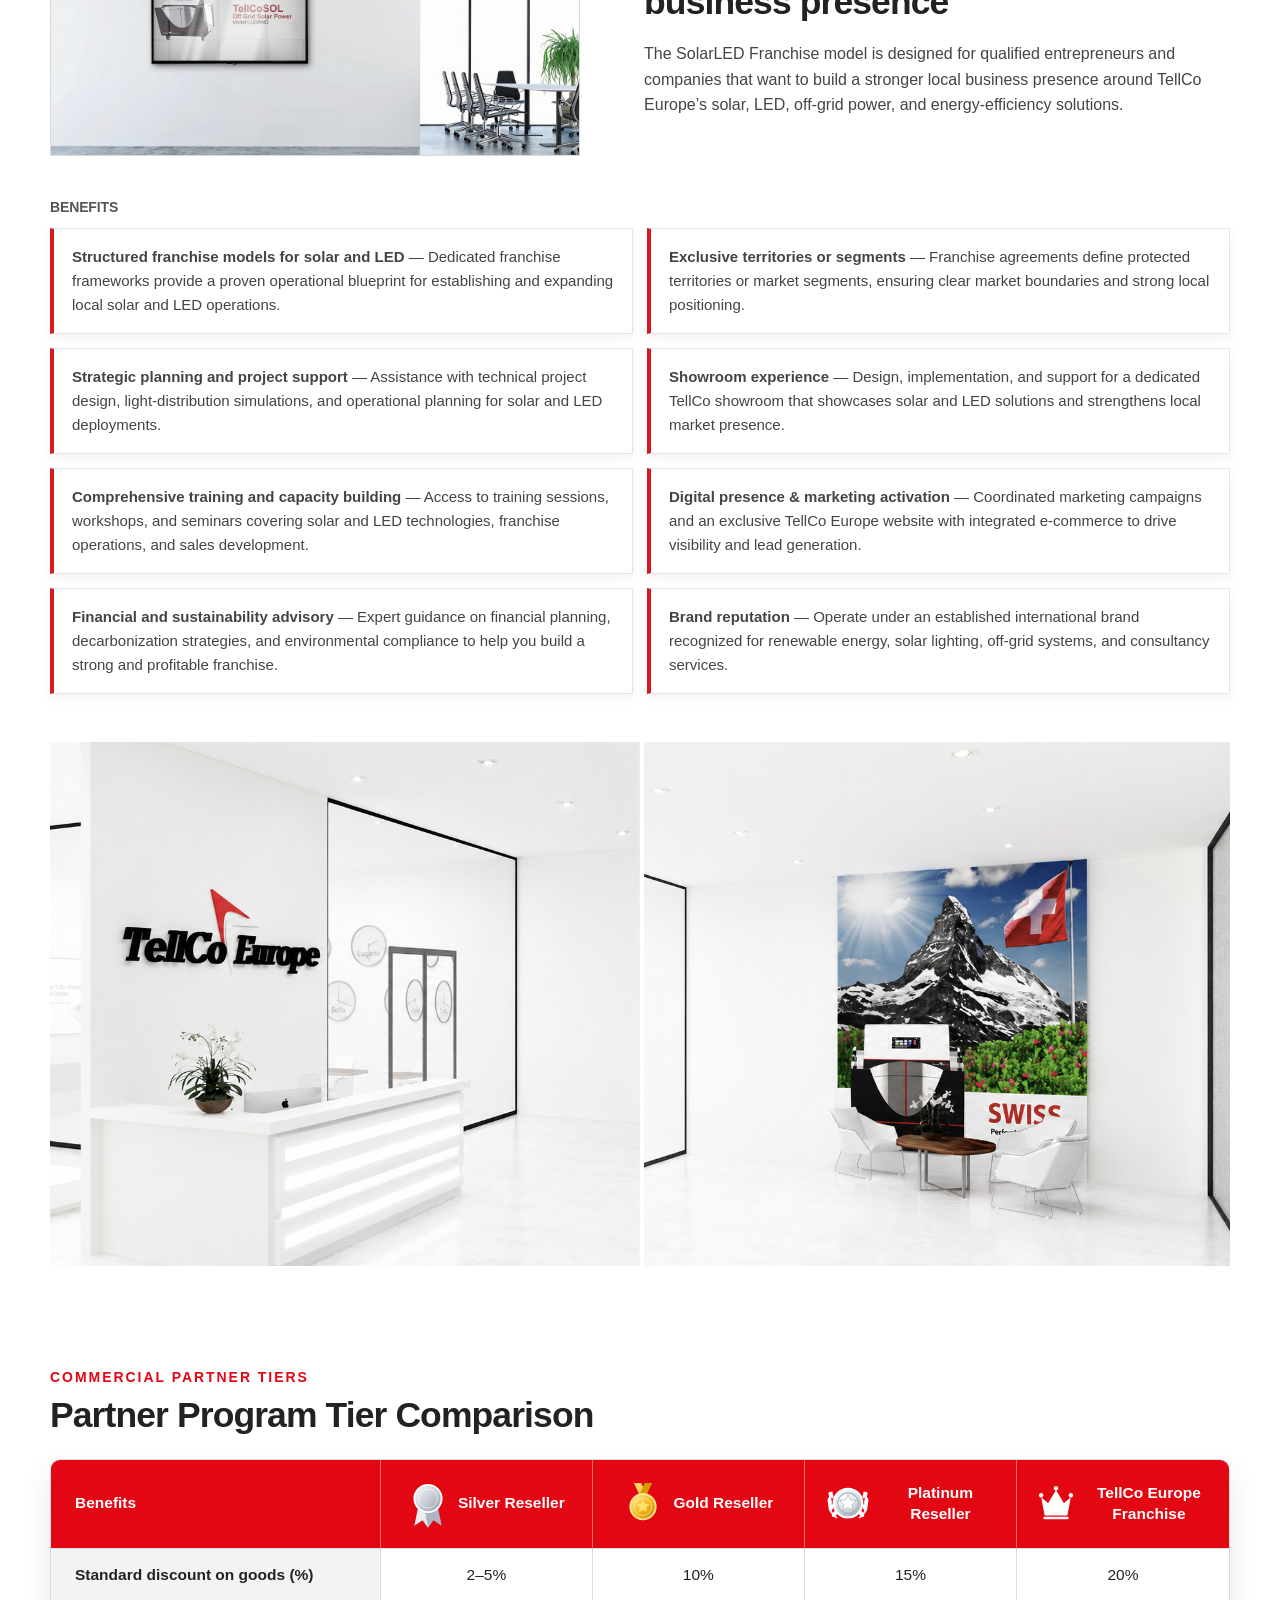
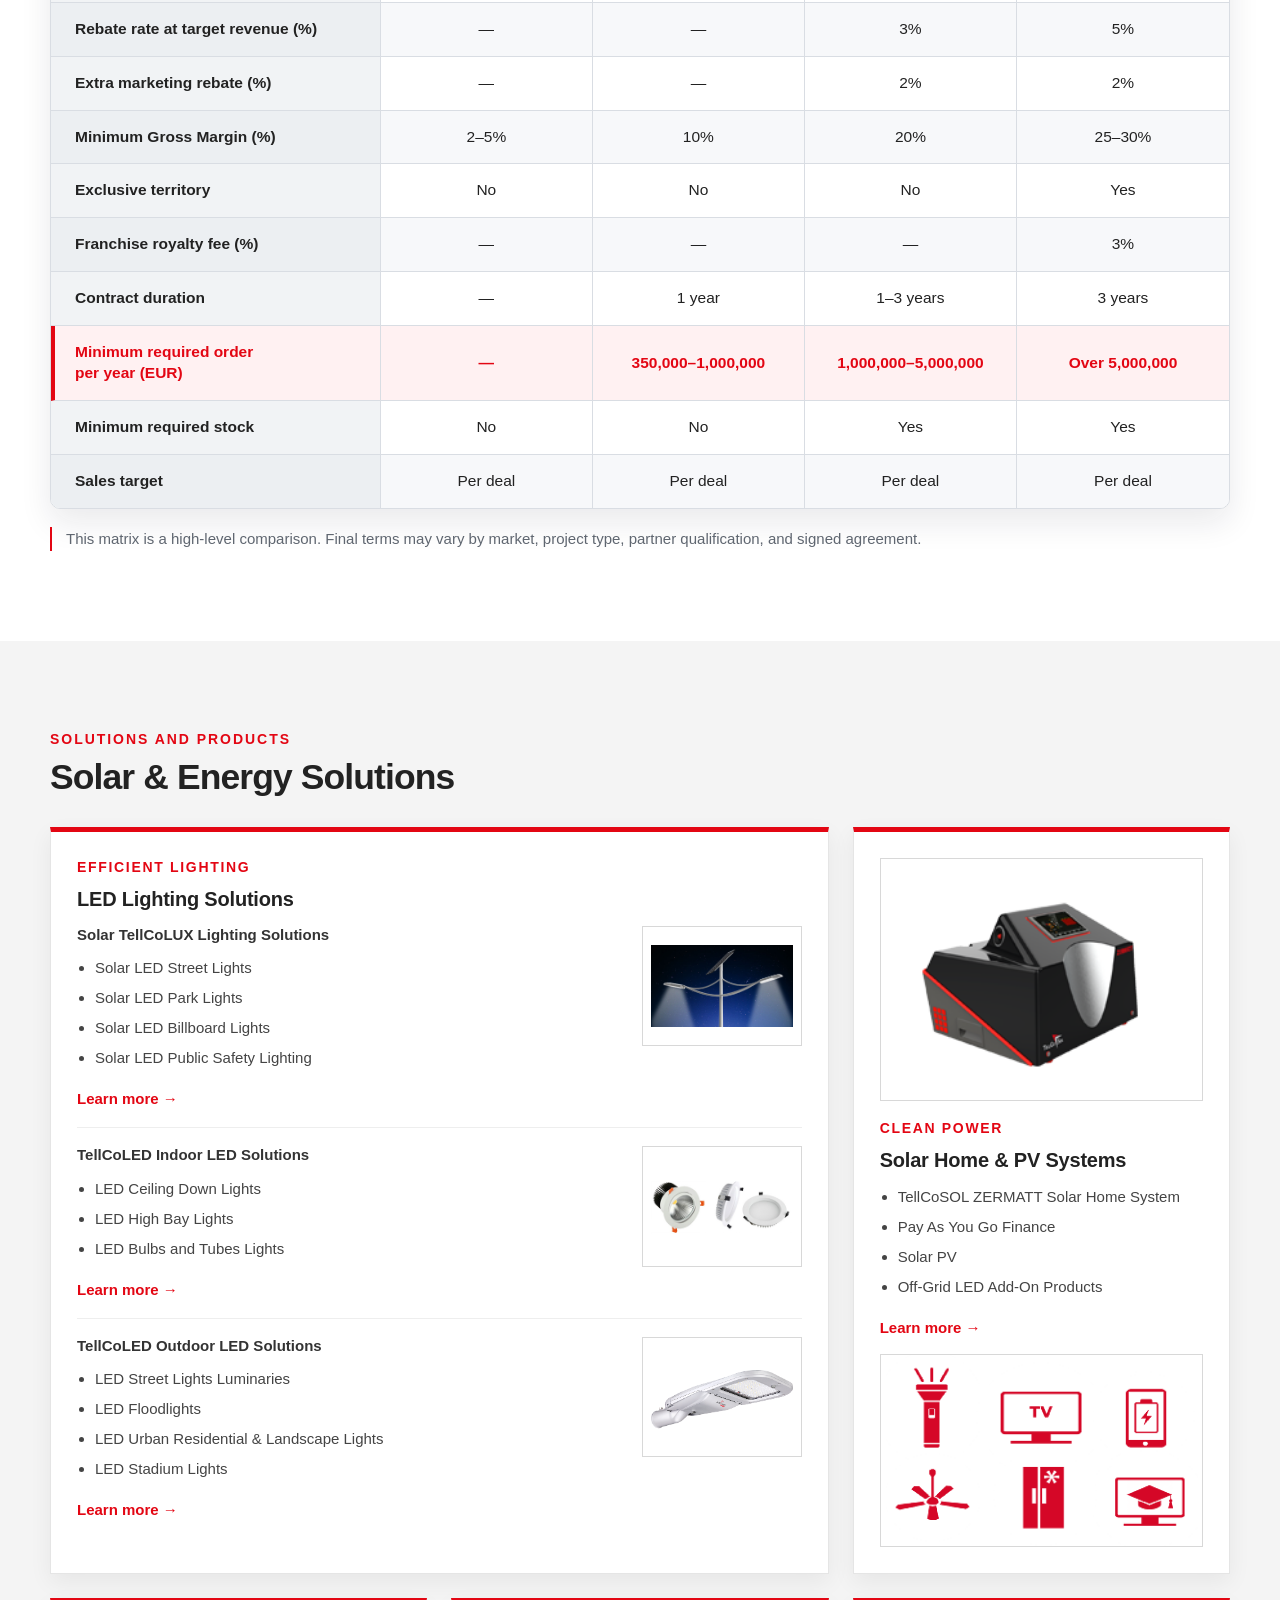
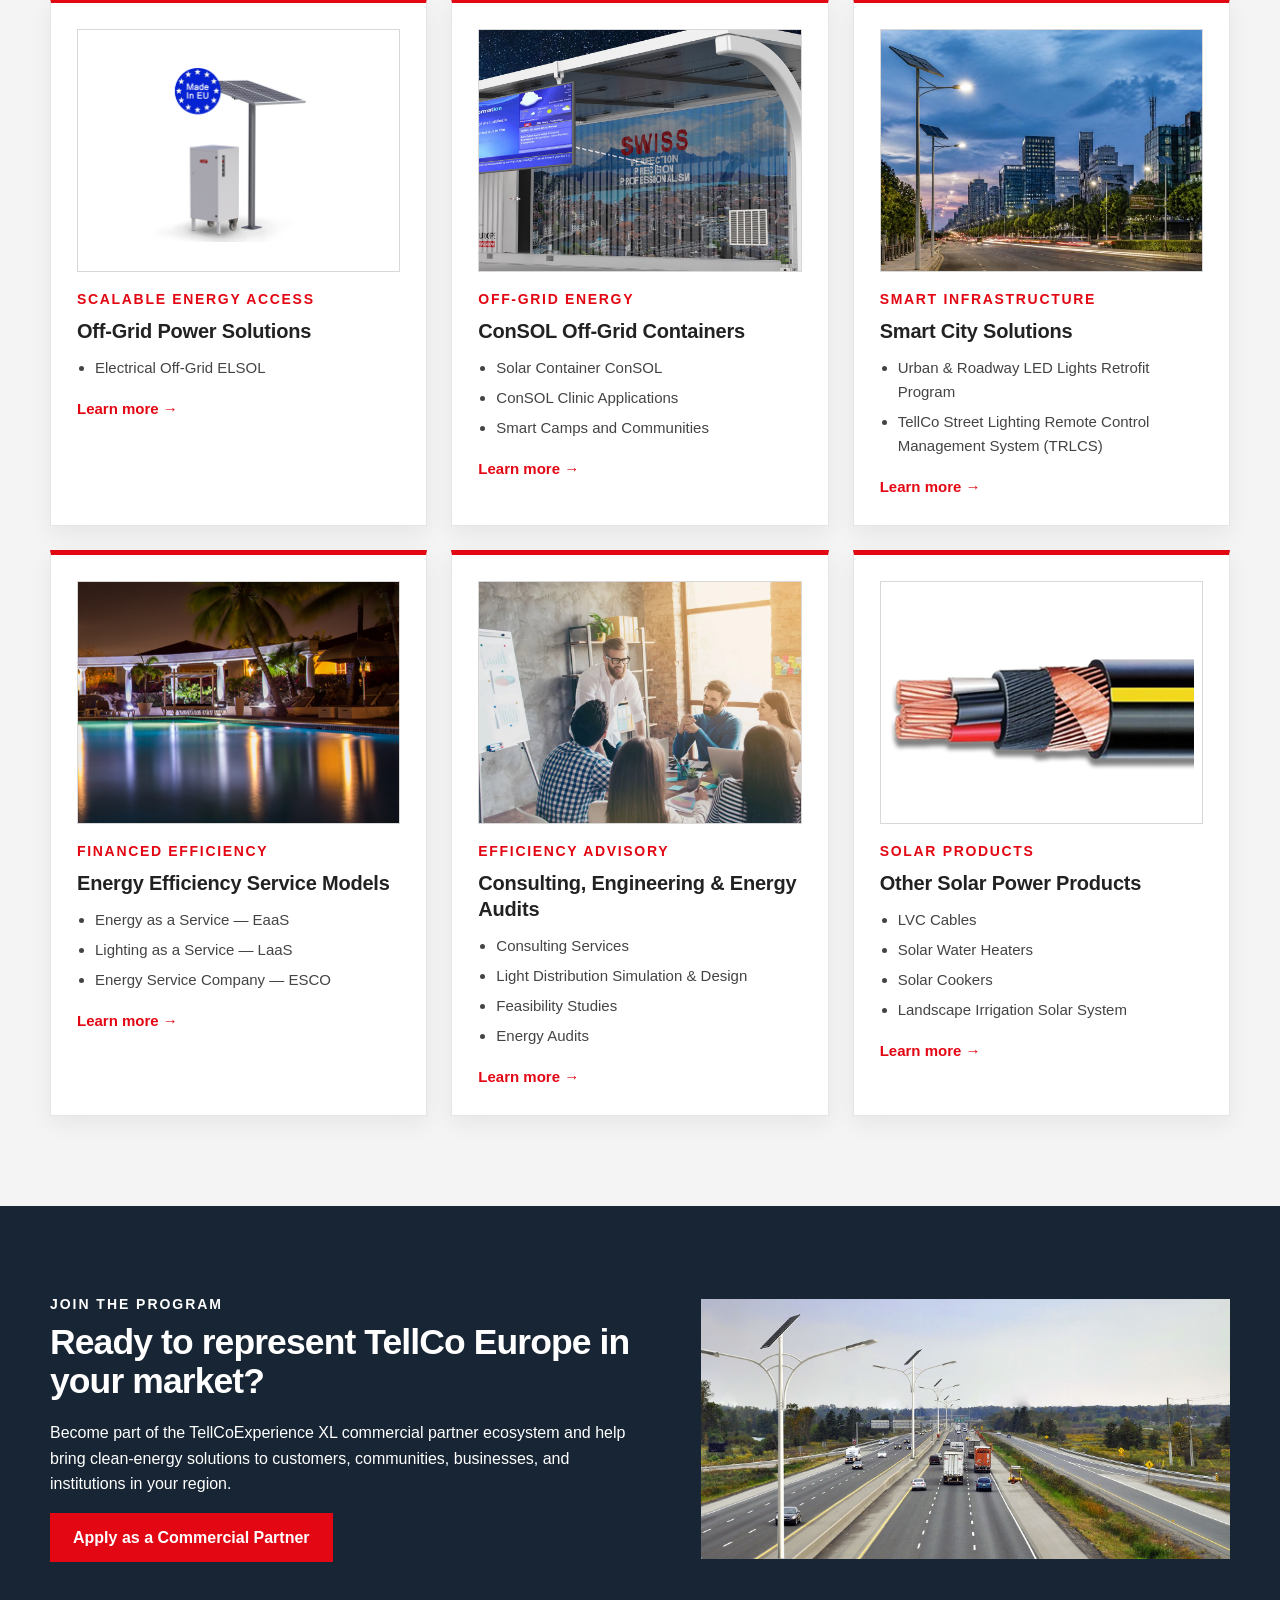
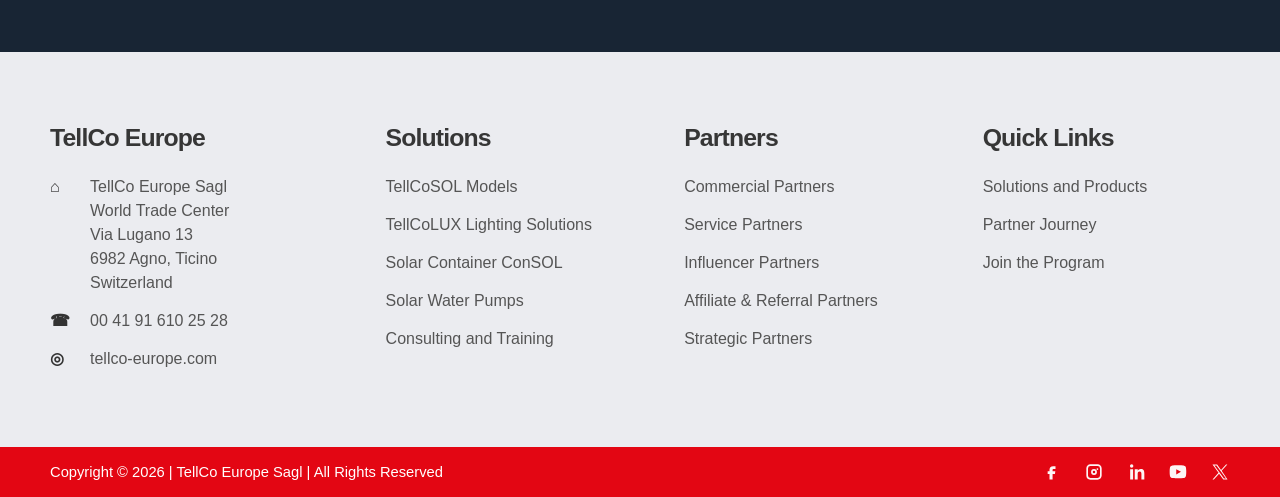
<file: commercial-partners.html>
<!DOCTYPE html>

<html lang="en">
<head>
<meta charset="utf-8"/>
<meta content="width=device-width, initial-scale=1" name="viewport"/>
<title>Commercial Partners — Preferred Layout Preview v5</title>
<link rel="preconnect" href="https://fonts.googleapis.com">
<link rel="preconnect" href="https://fonts.gstatic.com" crossorigin>
<link href="https://fonts.googleapis.com/css2?family=Georama:wdth,wght@100..150,100..900&amp;family=Inter:wght@400;500&amp;family=Montserrat:wght@600;700&amp;family=Poppins:wght@500&amp;display=swap" rel="stylesheet">
<link rel="stylesheet" href="styles.css">
<style>
:root {
  --red:#e30613;
  --text:#222;
  --light:#f4f4f4;
  --line:#dedede;
  --hero:#4f6f93;
  --white:#fff;
  --max:1180px;
}
* { box-sizing:border-box; }
body {
  margin:0;
  font-family:"Helvetica Neue", Helvetica, Arial, sans-serif;
  color:var(--text);
  background:#fff;
  line-height:1.5;
}
.commercial-container {
  width:min(100% - 48px, var(--max));
  margin-inline:auto;
}
.commercial-section {
  padding:clamp(58px, 7vw, 92px) 0;
}
.commercial-section.is-gray {
  background:var(--light);
}
.commercial-eyebrow {
  margin:0 0 10px;
  color:var(--red);
  text-transform:uppercase;
  letter-spacing:.14em;
  font-weight:800;
  font-size:12px;
}
h1,h2,h3,p { margin-top:0; }
/* New hero — only new section added above the existing page */
.hero-shell {
  background:linear-gradient(180deg, #5b7da1 0%, var(--hero) 100%);
  min-height:820px;
  position:relative;
  overflow:hidden;
}
.hero-shell .commercial-container {
  min-height:820px;
  position:relative;
}
.hero-content {
  padding-top:clamp(110px, 14vw, 150px);
  max-width:760px;
  color:#fff;
}
.hero-title {
  margin:0 0 28px;
  color:#fff;
  font-family:"Georama","Roboto Condensed",Arial,sans-serif;
  font-weight:500;
  font-size:clamp(56px, 8vw, 86px);
  line-height:.96;
  letter-spacing:.02em;
  text-transform:uppercase;
}
.hero-subtitle {
  margin:0 0 42px;
  color:#fff;
  font-family:"Georama","Roboto Condensed",Arial,sans-serif;
  font-weight:700;
  font-size:clamp(20px, 2.2vw, 28px);
  line-height:1.35;
  max-width:980px;
}
.hero-buttons {
  display:flex;
  flex-direction:column;
  gap:20px;
  max-width:420px;
}
.hero-button {
  display:inline-flex;
  align-items:center;
  justify-content:center;
  min-height:70px;
  padding:18px 28px;
  text-decoration:none;
  font-family:"Georama","Roboto Condensed",Arial,sans-serif;
  font-weight:700;
  font-size:16px;
  line-height:1;
  letter-spacing:.01em;
}
.hero-button.primary {
  background:var(--red);
  color:#fff;
  border:1px solid var(--red);
}
.hero-button.secondary {
  background:transparent;
  color:#fff;
  border:1px solid rgba(255,255,255,.7);
}
.picture-1-tag {
  position:absolute;
  right:28px;
  bottom:18px;
  min-width:510px;
  max-width:60%;
  padding:16px 18px;
  border:1px dashed rgba(255,255,255,.75);
  color:#fff;
  text-transform:uppercase;
  letter-spacing:.04em;
  font-size:14px;
  text-align:center;
}
.section-title {
  font-size:clamp(42px, 6vw, 70px);
  line-height:0.98;
  letter-spacing:-.03em;
  margin-bottom:24px;
}
h2 {
  font-size:clamp(34px, 4vw, 54px);
  line-height:1.03;
  letter-spacing:-.035em;
  margin-bottom:20px;
}
h3 {
  font-size:22px;
  line-height:1.12;
  margin-bottom:12px;
}
.body-copy {
  color:#444;
  font-size:16px;
  line-height:1.7;
}
.two-column {
  display:grid;
  grid-template-columns:1.05fr .95fr;
  gap:clamp(34px, 5vw, 72px);
  align-items:center;
}
.two-column.reverse {
  grid-template-columns:.95fr 1.05fr;
}
.picture-placeholder {
  min-height:260px;
  background:linear-gradient(135deg,#ededed,#fafafa);
  border:1px dashed #b7b7b7;
  display:flex;
  align-items:center;
  justify-content:center;
  text-align:center;
  padding:24px;
  color:#777;
  font-weight:700;
  font-size:14px;
  letter-spacing:.04em;
}
.portfolio-button,
.cta-button {
  display:inline-flex;
  align-items:center;
  justify-content:center;
  min-height:48px;
  padding:14px 22px;
  background:var(--red);
  color:#fff;
  border:1px solid var(--red);
  text-decoration:none;
  font-family:"Georama","Roboto Condensed",Arial,sans-serif;
  font-weight:700;
  font-size:14px;
  line-height:1;
  letter-spacing:.01em;
}
.tier-grid {
  display:grid;
  grid-template-columns:repeat(4, 1fr);
  gap:22px;
  margin-top:32px;
}
.tier-card,
.support-card,
.product-card {
  background:#fff;
  border:1px solid var(--line);
  box-shadow:0 12px 30px rgba(0,0,0,.05);
}
.tier-card {
  padding:26px;
  border-top:5px solid var(--red);
}
.support-grid {
  display:grid;
  grid-template-columns:repeat(2, 1fr);
  gap:18px;
  margin-top:32px;
}
.support-card {
  padding:28px;
}
.check-list {
  padding-left:20px;
  margin:18px 0 0;
}
.check-list li {
  margin-bottom:8px;
}
.matrix-table-wrap {
  width:100%;
  max-width:var(--max);
  overflow-x:auto;
  margin:24px auto 0;
  border:1px solid #d9dde3;
  border-radius:10px;
  background:#fff;
  box-shadow:0 14px 32px rgba(17,24,39,.09);
  -webkit-overflow-scrolling:touch;
  overscroll-behavior-inline:contain;
}
.matrix-table {
  width:100%;
  border-collapse:separate;
  border-spacing:0;
  table-layout:fixed;
  min-width:1040px;
  font-family:"Helvetica Neue", Helvetica, Arial, sans-serif;
}
.matrix-table .benefits-col { width:28%; }
.matrix-table .tier-col { width:18%; }
.matrix-table th,
.matrix-table td {
  border:0;
  border-right:1px solid #d9dde3;
  border-bottom:1px solid #d9dde3;
  padding:16px 18px;
  text-align:center;
  vertical-align:middle;
  font-size:15.5px;
  line-height:1.35;
}
.matrix-table tr > :last-child {
  border-right:0;
}
.matrix-table tbody tr:last-child > * {
  border-bottom:0;
}
.matrix-table thead th {
  background:var(--red);
  color:#fff;
  font-weight:800;
  font-size:15.5px;
  padding-block:18px;
  border-right-color:rgba(255,255,255,.4);
}
.matrix-table thead th:first-child {
  text-align:left;
  padding-left:24px;
}
.matrix-tier-heading {
  display:flex;
  align-items:center;
  justify-content:center;
  gap:10px;
  min-height:52px;
}
.matrix-tier-heading__label {
  display:inline-block;
}
.matrix-tier-icon {
  display:block;
  flex:0 0 auto;
  width:40px;
  height:48px;
}
.matrix-tier-icon--platinum {
  width:50px;
  height:52px;
}
.matrix-tier-icon--franchise {
  width:42px;
  height:46px;
}
.matrix-table tbody th {
  text-align:left;
  font-weight:700;
  color:#222;
  background:#f1f3f5;
  padding-left:24px;
}
.matrix-table tbody tr:nth-child(odd) td {
  background:#fff;
}
.matrix-table tbody tr:nth-child(even) td {
  background:#f7f8fa;
}
.matrix-table tbody tr:nth-child(even) th {
  background:#eceff2;
}
.matrix-table tbody tr.highlight-row > th,
.matrix-table tbody tr.highlight-row > td {
  background:#fff1f2;
  color:var(--red);
  font-weight:800;
}
.matrix-table tbody tr.highlight-row > th {
  border-left:4px solid var(--red);
  padding-left:20px;
  font-weight:700;
}
.matrix-table tbody tr.highlight-row > td {
  white-space:nowrap;
  font-size:15.5px;
}
.matrix-swipe-hint {
  display:none;
  width:100%;
  max-width:var(--max);
  margin:20px auto -12px;
  color:#6b7280;
  font-size:13px;
  line-height:1.4;
}
.matrix-note {
  width:100%;
  max-width:var(--max);
  margin:18px auto 0;
  padding-left:14px;
  border-left:2px solid var(--red);
  color:#5f6670;
  font-size:13.5px;
  line-height:1.45;
}
@media (max-width: 1087px) {
  .matrix-swipe-hint {
    display:block;
  }
  .matrix-table thead th:first-child,
  .matrix-table tbody th {
    position:sticky;
    left:0;
  }
  .matrix-table thead th:first-child {
    z-index:3;
    background:var(--red);
    box-shadow:1px 0 0 #d9dde3;
  }
  .matrix-table tbody th {
    z-index:2;
    box-shadow:1px 0 0 #d9dde3;
  }
  .matrix-table tbody tr:nth-child(odd) th {
    background:#f1f3f5;
  }
  .matrix-table tbody tr:nth-child(even) th {
    background:#eceff2;
  }
  .matrix-table tbody tr.highlight-row > th {
    background:#fff1f2;
  }
}
@media (max-width: 600px) {
  .matrix-table .benefits-col {
    width:200px;
  }
  .matrix-table .tier-col {
    width:210px;
  }
}
.products-grid {
  display:grid;
  grid-template-columns:repeat(3, 1fr);
  gap:24px;
  margin-top:30px;
}
.product-card {
  border-top:5px solid var(--red);
}
.product-image {
  min-height:190px;
  background:linear-gradient(135deg,#ededed,#fafafa);
  display:flex;
  align-items:center;
  justify-content:center;
  color:#777;
  font-size:14px;
  text-align:center;
  padding:16px;
}
.product-content {
  padding:24px;
}
.product-category {
  color:var(--red);
  text-transform:uppercase;
  font-weight:800;
  letter-spacing:.12em;
  font-size:12px;
  margin-bottom:10px;
}
.final-cta {
  display:grid;
  grid-template-columns:1fr .9fr;
  gap:64px;
  align-items:center;
}
.final-cta-section {
  background:#182534;
}
.final-cta-section .picture-frame {
  border:0;
  background:transparent;
}
.final-cta-section .commercial-eyebrow,
.final-cta-section .half-size-title,
.final-cta-section .body-copy {
  color:#fff;
}
@media (max-width: 960px) {
  .two-column,
  .two-column.reverse,
  .tier-grid,
  .support-grid,
  .products-grid,
  .final-cta {
    grid-template-columns:1fr;
  }
  .hero-shell,
  .hero-shell .commercial-container {
    min-height:auto;
  }
  .hero-content {
    padding-top:90px;
    padding-bottom:180px;
  }
  .picture-1-tag {
    right:24px;
    left:24px;
    max-width:none;
    min-width:0;
  }
}

/* Benefits card style update only for Resellers and Franchise sections. */
.partner-benefits-title {
  margin: 22px 0 14px;
  font-size: 14px !important;
  font-weight: 800 !important;
  color: #555;
  text-transform: uppercase;
  letter-spacing: .08em;
}
.partner-benefits-grid {
  display: grid;
  grid-template-columns: 1fr;
  gap: 12px;
  margin-top: 0;
}
.partner-benefit-card {
  background: #ffffff;
  border: 1px solid #e5e5e5;
  border-left: 4px solid #d71920;
  border-radius: 8px;
  padding: 16px 18px;
  color: #444;
  font-size: 15px;
  line-height: 1.5;
  box-shadow: 0 4px 12px rgba(0, 0, 0, 0.05);
}


/* Solutions and Products card update only. */
.solutions-section .products-grid {
  display: grid;
  grid-template-columns: repeat(3, 1fr);
  gap: 24px;
  margin-top: 30px;
}
.solutions-section .product-card {
  background: #ffffff;
  border: 1px solid #e5e5e5;
  border-top: 5px solid var(--red);
  border-radius: 8px;
  box-shadow: 0 8px 22px rgba(0, 0, 0, 0.06);
  overflow: hidden;
}
.solutions-section .product-card.featured-product-card {
  grid-column: span 2;
}
.solutions-section .product-content {
  padding: 26px;
}
.solutions-section .product-category {
  color: var(--red);
  text-transform: uppercase;
  font-weight: 800 !important;
  letter-spacing: .12em;
  font-size: 12px;
  margin-bottom: 10px;
}
.solutions-section .product-card h3 {
  margin-bottom: 18px;
}
.solutions-section .solution-group {
  padding: 16px 0;
  border-top: 1px solid #eeeeee;
}
.solutions-section .solution-group:first-of-type {
  border-top: 0;
  padding-top: 0;
}
.solutions-section .solution-group-title {
  margin: 0 0 10px;
  color: #333;
  font-size: 15px;
  font-weight: 800;
}
.solutions-section .solution-list {
  margin: 0;
  padding-left: 18px;
  color: #444;
  font-size: 15px;
  line-height: 1.55;
}
.solutions-section .solution-list li {
  margin-bottom: 6px;
  font-size: 15px !important;
}
.solutions-section .learn-more-link {
  display: inline-flex;
  margin-top: 14px;
  color: var(--red);
  font-size: 15px !important;
  font-weight: 800;
  text-decoration: none;
}
.solutions-section .learn-more-link:hover {
  text-decoration: underline;
}
@media (max-width: 960px) {
  .solutions-section .product-card.featured-product-card {
    grid-column: span 1;
  }
}


/* Picture placeholder update only for Solutions and Products cards. */
.solutions-section .product-image-placeholder {
  width: 100%;
  min-height: 92px;
  border: 1.5px dashed #c9c9c9;
  background: #f7f7f7;
  color: #777;
  border-radius: 6px;
  display: flex;
  align-items: center;
  justify-content: center;
  text-align: center;
  font-size: 13px;
  font-weight: 700;
  letter-spacing: 0.02em;
  margin: 0 0 18px;
}
.solutions-section .solution-group-with-placeholder {
  display: grid;
  grid-template-columns: minmax(0, 1fr) 160px;
  gap: 18px;
  align-items: start;
}
.solutions-section .solution-group-with-placeholder .product-image-placeholder {
  min-height: 120px;
  margin: 2px 0 0;
}
@media (max-width: 720px) {
  .solutions-section .solution-group-with-placeholder {
    grid-template-columns: 1fr;
  }
  .solutions-section .solution-group-with-placeholder .product-image-placeholder {
    min-height: 90px;
  }
}


.solutions-section .product-card .product-image-placeholder.lower-placeholder {
  margin: 14px 0 0;
  min-height: 86px;
}

/* Why Partner with TellCo Europe cards layout update only */
.why-partner-section .why-partner-header {
  max-width: 760px;
  margin-bottom: 28px;
}
.why-partner-section .why-partner-header h2 {
  margin-bottom: 16px;
}
.why-partner-section .why-partner-intro {
  margin: 0;
  color: #555;
  line-height: 1.7;
}
.why-partner-cards {
  display: grid;
  grid-template-columns: repeat(3, minmax(0, 1fr));
  gap: 24px;
  align-items: stretch;
}
.why-partner-card {
  position: relative;
  background: #ffffff;
  border: 1px solid #e3e3e3;
  border-radius: 10px;
  box-shadow: 0 10px 24px rgba(0, 0, 0, 0.05);
  padding: 26px 24px 24px;
  min-height: 100%;
}
.why-partner-card .why-partner-number {
  width: 34px;
  height: 34px;
  border-radius: 999px;
  background: #f7eeee;
  color: var(--red);
  display: flex;
  align-items: center;
  justify-content: center;
  font-weight: 800;
  font-size: 15px;
  line-height: 1;
  margin-bottom: 16px;
}
.why-partner-card h3 {
  margin: 0 0 10px;
  font-size: 20px;
  line-height: 1.3;
  color: #222;
}
.why-partner-card p {
  margin: 0;
  color: #555;
  line-height: 1.68;
}
@media (max-width: 980px) {
  .why-partner-cards {
    grid-template-columns: 1fr;
  }
}


/* Reseller and Franchise benefits two-column layout update only */
.resellers-section .partner-benefits-grid,
.franchise-section .partner-benefits-grid {
  grid-template-columns: repeat(2, minmax(0, 1fr));
}

@media (max-width: 760px) {
  .resellers-section .partner-benefits-grid,
  .franchise-section .partner-benefits-grid {
    grid-template-columns: 1fr;
  }
}


/* Franchise benefits one-column layout update only */
.franchise-section .partner-benefits-grid {
  grid-template-columns: 1fr;
}


/* Resellers benefits one-column layout update only */
.resellers-section .partner-benefits-grid {
  grid-template-columns: 1fr;
}




/* Global page font and text color update only */
#commercial-partners-page {
  font-family: "Helvetica Neue", Helvetica, Arial, sans-serif;
  color: rgb(41, 41, 41);
}
#commercial-partners-page * {
  font-family: "Helvetica Neue", Helvetica, Arial, sans-serif;
}


/* Hero Georama typography exact update only */
#commercial-partners-page .hero-title {
  font-family: "Georama", sans-serif !important;
  font-weight: 500;
  font-variation-settings: "wdth" 145, "wght" 500;
}

#commercial-partners-page .hero-subtitle,
#commercial-partners-page .hero-button {
  font-family: "Georama", sans-serif !important;
  font-weight: 700;
  font-variation-settings: "wdth" 135, "wght" 700;
}



/* Final Commercial Partners PNG hero with clickable button areas only */
.commercial-hero-final {
  position: relative;
  min-height: 0;
  overflow: hidden;
  background: #fff;
}

.commercial-hero-final__image {
  display: block;
  width: 100%;
  height: auto;
}

.commercial-hero-final__content {
  position: absolute;
  z-index: 4;
  left: calc(clamp(48px, 9.5vw, 170px) - 15px);
  top: clamp(70px, 14%, 110px);
  display: flex;
  flex-direction: column;
  align-items: flex-start;
  width: min(760px, calc(100% - clamp(96px, 19vw, 340px)));
  color: #1f1f1f;
  text-align: left;
}

.commercial-hero-final__title {
  max-width: none;
  margin: 0;
  color: #1f1f1f;
  font-family: "Georama", "Roboto Condensed", Arial, sans-serif;
  font-size: 54.4px;
  font-weight: 500;
  line-height: 0.98;
  letter-spacing: 0.035em;
  text-transform: uppercase;
  font-variation-settings: "wdth" 145, "wght" 500;
}

.commercial-hero-final__subtitle {
  max-width: 680px;
  margin: 18px 0 0;
  color: #1f1f1f;
  font-family: "Georama", "Roboto Condensed", Arial, sans-serif;
  font-size: 20.4px;
  font-weight: 400;
  line-height: 1.35;
  letter-spacing: 0.01em;
  font-variation-settings: "wdth" 135, "wght" 400;
  font-stretch: 135%;
}

.commercial-hero-final__actions {
  display: flex;
  flex-direction: column;
  align-items: stretch;
  width: clamp(240px, 22vw, 300px);
  max-width: 100%;
  gap: 25px;
  margin-top: 72px;
}

.commercial-hero-final__button {
  display: inline-flex;
  align-items: center;
  justify-content: center;
  width: 100%;
  min-width: 0;
  min-height: 48px;
  padding: 14px 32px;
  border: 1px solid #1f1f1f;
  border-radius: 0;
  font-family: "Georama", "Roboto Condensed", Arial, sans-serif;
  font-size: 13.6px;
  font-weight: 400;
  line-height: 1;
  letter-spacing: 0.01em;
  font-variation-settings: "wdth" 135, "wght" 400;
  text-align: center;
  white-space: nowrap;
}

.commercial-hero-final__button--primary {
  border-color: var(--red);
  background: var(--red);
  color: #fff;
}

.commercial-hero-final__button--secondary {
  background: transparent;
  color: #1f1f1f;
}

@media (max-width: 1199px) {
  .commercial-hero-final__content {
    left: calc(clamp(32px, 6vw, 72px) - 15px);
    width: calc(100% - 96px);
  }

  .commercial-hero-final__title {
    font-size: 38.4px;
    line-height: 1;
    letter-spacing: 0.015em;
    font-variation-settings: "wdth" 128, "wght" 500;
  }

  .commercial-hero-final__subtitle {
    font-size: 18.7px;
    letter-spacing: 0.008em;
  }

  .commercial-hero-final__button {
    font-size: 12.75px;
    letter-spacing: 0.008em;
  }
}

@media (max-width: 809px) {
  .commercial-hero-final {
    min-height: 560px;
  }

  .commercial-hero-final__image {
    position: absolute;
    inset: 0;
    width: 100%;
    height: 100%;
    object-fit: cover;
    object-position: 58% center;
  }

  .commercial-hero-final__content {
    left: 24px;
    top: 72px;
    width: calc(100% - 48px);
  }

  .commercial-hero-final__title {
    font-size: 21.6px;
    font-weight: 600;
    line-height: 1.04;
    letter-spacing: 0;
    font-variation-settings: "wdth" 100, "wght" 600;
  }

  .commercial-hero-final__subtitle {
    max-width: 350px;
    margin-top: 12px;
    font-size: 14.45px;
    letter-spacing: 0.006em;
  }

  .commercial-hero-final__actions {
    width: 240px;
    margin-top: 28px;
    gap: 22px;
  }

  .commercial-hero-final__button {
    padding: 13px 26px;
    font-size: 11.9px;
    letter-spacing: 0.006em;
    font-variation-settings: "wdth" 125, "wght" 400;
  }
}

.commercial-hero-final__hotspot {
  position: absolute;
  z-index: 5;
  display: block;
  text-decoration: none;
}

.commercial-hero-final__hotspot:focus-visible {
  outline: 3px solid rgba(227, 6, 19, 0.65);
  outline-offset: 3px;
}

/* Coordinates match the visible buttons in commercial-hero-final.png */
.commercial-hero-final__hotspot--tiers {
  left: 5.45%;
  top: 49.39%;
  width: 12.24%;
  height: 6.42%;
}

.commercial-hero-final__hotspot--resellers {
  left: 5.45%;
  top: 57.63%;
  width: 12.24%;
  height: 6.30%;
}

.commercial-hero-final__hotspot--franchise {
  left: 5.45%;
  top: 65.74%;
  width: 12.24%;
  height: 6.30%;
}

#commercial-partnership-structure,
#resellers,
#franchise-model {
  scroll-margin-top: 24px;
}


/* Resellers and Franchise cards layout update only — match Service Partners card grid */
.resellers-section .commercial-section-intro-row,
.franchise-section .commercial-section-intro-row {
  display: grid;
  grid-template-columns: 1.05fr .95fr;
  gap: clamp(34px, 5vw, 72px);
  align-items: center;
  margin-bottom: 42px;
}

.franchise-section .commercial-section-intro-row.reverse {
  grid-template-columns: .95fr 1.05fr;
}

.resellers-section .partner-benefits-title,
.franchise-section .partner-benefits-title {
  margin: 0 0 14px;
}

.resellers-section .partner-benefits-grid,
.franchise-section .partner-benefits-grid {
  display: grid !important;
  grid-template-columns: repeat(2, minmax(0, 1fr)) !important;
  gap: 14px;
  margin-top: 0;
}

@media (max-width: 960px) {
  .resellers-section .commercial-section-intro-row,
  .franchise-section .commercial-section-intro-row,
  .franchise-section .commercial-section-intro-row.reverse {
    grid-template-columns: 1fr;
  }
}

@media (max-width: 760px) {
  .resellers-section .partner-benefits-grid,
  .franchise-section .partner-benefits-grid {
    grid-template-columns: 1fr !important;
  }
}


/* Rectangle corners update only + specified commercial page images */
.hero-button,
.portfolio-button,
.cta-button,
.tier-card,
.support-card,
.product-card,
.partner-benefit-card,
.picture-placeholder,
.picture-frame,
.picture-frame img,
.product-image-placeholder,
.product-image-placeholder img,
.featured-product-card,
article,
button,
a[class*="button"] {
  border-radius: 0 !important;
}

.picture-frame {
  min-height: 260px;
  padding: 0;
  border: 1px solid #d9d9d9;
  background: #ffffff;
  overflow: hidden;
  display: block;
}

.picture-frame img {
  display: block;
  width: 100%;
  height: 100%;
  min-height: 260px;
  object-fit: cover;
}



/* Solutions and Products image and link update only */
.solutions-section .product-image-placeholder.product-image-filled {
  padding: 0;
  min-height: auto;
  border: 1px solid #d8d8d8;
  background: #ffffff;
  overflow: hidden;
  color: transparent;
}
.solutions-section .product-image-placeholder.product-image-filled.image-contain {
  background: #ffffff;
}
.solutions-section .product-image-placeholder.product-image-filled img {
  display: block;
  width: 100%;
  height: 100%;
}
.solutions-section .product-image-placeholder.product-image-filled.image-cover img {
  object-fit: cover;
  aspect-ratio: 4 / 3;
}
.solutions-section .product-image-placeholder.product-image-filled.image-contain img {
  object-fit: contain;
  aspect-ratio: 4 / 3;
  background: #ffffff;
  padding: 8px;
}
.solutions-section .product-image-placeholder.product-image-filled.paygo-image img {
  aspect-ratio: 32 / 19;
  padding: 0;
  object-fit: contain;
  background: #ffffff;
}

/* Reduce spacing only between Commercial Partner Ecosystem and Commercial Partnership Structure */
.intro-section {
  padding-bottom: clamp(28px, 3vw, 40px) !important;
}

.tiers-section {
  padding-top: clamp(28px, 3vw, 40px) !important;
}


/* Reduce spacing only between Franchise Model and Commercial Partner Tiers */
.franchise-section {
  padding-bottom: clamp(28px, 3vw, 40px) !important;
}

.matrix-section {
  padding-top: clamp(28px, 3vw, 40px) !important;
  background:#fff;
  overflow-x:clip;
}

.matrix-section .commercial-container {
  background:transparent;
}


/* Add one modest space only between Franchise Model and Commercial Partner Tiers */
.franchise-section {
  padding-bottom: clamp(36px, 4vw, 52px) !important;
}

.matrix-section {
  padding-top: clamp(36px, 4vw, 52px) !important;
}

.franchise-showroom {
  margin: clamp(32px, 4vw, 48px) 0 0;
}

.franchise-showroom img {
  display: block;
  width: 100%;
  height: auto;
}

</style>
</head>
<body>
  <a class="skip-link" href="#main">Skip to content</a>

  <div class="topbar" aria-label="TellCo utility links">
    <div class="container topbar-inner">
      <div class="social-links" aria-label="Social links">
        <a href="https://www.facebook.com/Tellcoeuropeoffical" target="_blank" rel="noopener noreferrer" aria-label="TellCo Europe on Facebook" class="social-icon">
          <svg viewBox="0 0 24 24" aria-hidden="true"><path d="M14 8.5h2.2V5h-2.8C10.4 5 9 6.8 9 9.4V11H6.8v3.4H9V21h3.7v-6.6h2.8L16 11h-3.3V9.8c0-.9.4-1.3 1.3-1.3Z"/></svg>
        </a>
        <a href="https://www.instagram.com/tellcoeuropeofficial/" target="_blank" rel="noopener noreferrer" aria-label="TellCo Europe on Instagram" class="social-icon">
          <svg viewBox="0 0 24 24" aria-hidden="true"><path d="M7.7 2.8h8.6c2.7 0 4.9 2.2 4.9 4.9v8.6c0 2.7-2.2 4.9-4.9 4.9H7.7a4.9 4.9 0 0 1-4.9-4.9V7.7c0-2.7 2.2-4.9 4.9-4.9Zm0 2A2.9 2.9 0 0 0 4.8 7.7v8.6a2.9 2.9 0 0 0 2.9 2.9h8.6a2.9 2.9 0 0 0 2.9-2.9V7.7a2.9 2.9 0 0 0-2.9-2.9H7.7Zm4.3 3.7a3.5 3.5 0 1 1 0 7 3.5 3.5 0 0 1 0-7Zm0 2a1.5 1.5 0 1 0 0 3 1.5 1.5 0 0 0 0-3Zm4.1-3.1a1 1 0 1 1 0 2.1 1 1 0 0 1 0-2.1Z"/></svg>
        </a>
        <a href="https://www.linkedin.com/company/tellco-europe-sagl-switzerland/" target="_blank" rel="noopener noreferrer" aria-label="TellCo Europe on LinkedIn" class="social-icon">
          <svg viewBox="0 0 24 24" aria-hidden="true"><path d="M5 8.7h3.5V21H5V8.7Zm1.8-5.9a2 2 0 1 1 0 4.1 2 2 0 0 1 0-4.1ZM10.8 8.7h3.3v1.7h.1c.5-.9 1.7-2 3.5-2 3.7 0 4.3 2.4 4.3 5.5V21h-3.5v-6.3c0-1.5 0-3.4-2.1-3.4s-2.4 1.6-2.4 3.3V21h-3.5V8.7Z"/></svg>
        </a>
        <a href="https://www.youtube.com/channel/UCJPmVI-EG29OVMQisPmbQMA?view_as=subscriber" target="_blank" rel="noopener noreferrer" aria-label="TellCo Europe on YouTube" class="social-icon">
          <svg viewBox="0 0 24 24" aria-hidden="true"><path d="M21.6 7.2s-.2-1.5-.9-2.1c-.9-.9-1.9-.9-2.4-1C15 3.8 12 3.8 12 3.8h-.1s-3 0-6.3.3c-.5.1-1.5.1-2.4 1-.7.6-.9 2.1-.9 2.1S2 9 2 10.8v1.7c0 1.8.3 3.6.3 3.6s.2 1.5.9 2.1c.9.9 2.1.9 2.6 1 1.9.2 6.2.3 6.2.3s3 0 6.3-.3c.5-.1 1.5-.1 2.4-1 .7-.6.9-2.1.9-2.1s.3-1.8.3-3.6v-1.7c0-1.8-.3-3.6-.3-3.6ZM9.9 14.9V8.7l5.7 3.1-5.7 3.1Z"/></svg>
        </a>
        <a href="https://x.com/TellCo__Europe" target="_blank" rel="noopener noreferrer" aria-label="TellCo Europe on X" class="social-icon social-x">
          <svg viewBox="0 0 24 24" aria-hidden="true"><path d="M14.2 10.3 21.8 2h-1.8l-6.6 7.2L8.2 2H2l8 11.1L2 22h1.8l7-7.7 5.6 7.7H22l-7.8-11.7Zm-2.5 2.8-.8-1.1L4.5 3.4h2.8l5.1 6.9.8 1.1 6.8 9.2h-2.8l-5.5-7.5Z"/></svg>
        </a>
      </div>
    </div>
  </div>

  <header class="site-header" data-header>
    <div class="container nav-shell">
      <a class="brand" href="index.html" aria-label="TellCoExperience XL home">
        <img src="assets/logo.png" alt="TellCo Europe Switzerland" class="brand-logo">
      </a>

      <button class="mobile-toggle" type="button" data-nav-toggle aria-controls="primary-navigation" aria-expanded="false">
        <span></span>
        <span></span>
        <span></span>
        <span class="visually-hidden">Open navigation</span>
      </button>

      <nav class="primary-nav" id="primary-navigation" data-nav aria-label="Primary navigation">
        <a href="index.html">TellCoExperience XL</a>
        <a href="industries.html">Industries</a>
        <a href="commercial-partners.html" aria-current="page">Commercial Partners</a>
        <a href="service-partners.html">Service Partners</a>
        <a href="influencers-partners.html">Influencers</a>
        <a href="affiliates-partners.html">Affiliates</a>
        <a href="strategic-partners.html">Strategic Partners</a>
        <a href="contact.html">Contact</a>
      </nav>
    </div>
  </header>

<main id="main" class="commercial-partners-page site-content-typography">
<section aria-label="Commercial Partners hero" class="hero-shell commercial-hero-final">
<img alt="Commercial Partners — Build market reach, unlock sales opportunities, and grow with a structured commercial partnership model." class="commercial-hero-final__image" src="assets/commercial-hero.png"/>
<div class="commercial-hero-final__content">
<h1 class="commercial-hero-final__title">Commercial<br>Partners</h1>
<p class="commercial-hero-final__subtitle">Expand your reach. Grow your sales.</p>
<div class="commercial-hero-final__actions">
<a class="commercial-hero-final__button commercial-hero-final__button--primary" href="#commercial-partnership-structure">Explore Partner Tiers</a>
<a class="commercial-hero-final__button commercial-hero-final__button--secondary" href="#resellers">Explore Reseller Partners</a>
<a class="commercial-hero-final__button commercial-hero-final__button--secondary" href="#franchise-model">Explore Franchise Models</a>
</div>
</div>
</section>
<section class="commercial-section is-gray market-section why-partner-section">
<div class="commercial-container">
<div class="why-partner-header">
<h2 class="half-size-title">Why Partner with TellCo Europe?</h2>
<p class="why-partner-intro">TellCo Europe helps partners move beyond transactional product sales by giving them the tools to sell broader, higher‑value solutions across lighting, solar, efficiency, and distributed‑energy applications.</p>
</div>
<div class="why-partner-cards">
<article class="why-partner-card">
<div class="why-partner-number">1</div>
<h3>Growing Market</h3>
<p>The global LED lighting market is projected to reach USD 130–133 billion by 2030, with indoor and outdoor solar LED segments expanding rapidly. This gives commercial partners a large and growing market for TellCo’s lighting and solar portfolios.</p>
</article>
<article class="why-partner-card">
<div class="why-partner-number">2</div>
<h3>Real Solutions</h3>
<p>TellCo enables partners to move beyond simple product reselling and offer complete solution based packages across LED indoor, outdoor, and public lighting; solar PV; off grid systems; and smart energy applications.</p>
</article>
<article class="why-partner-card">
<div class="why-partner-number">3</div>
<h3>Revenue Potential</h3>
<p>TellCo Europe’s commercial partner model is designed to help channel partners accelerate sales, strengthen customer credibility, and grow revenue across multiple solution categories.</p>
</article>
</div>
</div>
</section>
<section class="commercial-section intro-section">
<div class="commercial-container two-column">
<div>
<p class="commercial-eyebrow">Commercial Partner Ecosystem</p>
<h1 class="section-title reduced-section-title">Two paths for local market growth</h1>
<p class="body-copy">TellCo Europe’s commercial partner model is organized around two main pathways: reseller-based partnerships and franchise partnerships. Resellers support market access, customer acquisition, and product distribution. Franchise partners operate with a broader local business model that may include showroom presence, CRM access, e-commerce support, and country or regional representation.</p>
</div>
<div class="picture-placeholder picture-frame"><img alt="Commercial partner ecosystem photo" src="assets/commercial-introduction-current.jpg"/></div>
</div>
</section>
<section class="commercial-section tiers-section" id="commercial-partnership-structure">
<div class="commercial-container">
<p class="commercial-eyebrow">Commercial Partnership Structure</p>
<h2 class="reduced-section-title">Choose the right level of commercial partnership</h2>
<div class="tier-grid">
<article class="tier-card">
<h3>Silver Reseller</h3>
<p class="body-copy">Entry-level path for agents and resellers working on a flexible per-deal basis.</p>
</article>
<article class="tier-card">
<h3>Gold Reseller</h3>
<p class="body-copy">Growth-oriented reseller tier with training, marketing materials, and sales support.</p>
</article>
<article class="tier-card">
<h3>Platinum Distributor</h3>
<p class="body-copy">Distributor-level partnership with higher sales volume and stock commitments.</p>
</article>
<article class="tier-card">
<h3>Franchise</h3>
<p class="body-copy">Comprehensive local representation with showroom, CRM, webshop, and structured support.</p>
</article>
</div>
</div>
</section>
<section class="commercial-section is-gray resellers-section" id="resellers">
<div class="commercial-container"><div class="commercial-section-intro-row two-column"><div>
<p class="commercial-eyebrow">Resellers</p>
<h2 class="reduced-section-title">Resellers, distributors, dealers, and agents</h2>
<p class="body-copy">Reseller-based commercial partners help TellCo Europe reach customers through trusted local sales channels.</p>
</div><div class="picture-placeholder picture-frame"><img alt="Commercial resellers photo" src="assets/commercial-resellers-current.jpg"/></div></div><h3 class="partner-benefits-title">BENEFITS</h3><div class="partner-benefits-grid"><div class="partner-benefit-card"><strong>Attractive commissions</strong> — Earnings of up to 23% of total sales achieved by the reseller partner, depending on program level.</div><div class="partner-benefit-card"><strong>Strategic support and training</strong> — Comprehensive product training, design‑simulation guidance, project‑planning support, and technology workshops to build strong technical capabilities.</div><div class="partner-benefit-card"><strong>Discounts, rebates and incentives</strong> — Resellers benefit from pricing discounts, tier‑based rebates, and other incentives designed to improve margins and support long‑term growth.</div><div class="partner-benefit-card"><strong>Sales and marketing support</strong> — Assistance with proposals, pre‑sales engineering, sales presentations, and creation of marketing materials to strengthen commercial performance.</div><div class="partner-benefit-card"><strong>Short, renewable agreement</strong> — Initial one year agreement, renewable after performance assessment, giving partners flexibility and a clear path for continued collaboration.</div><div class="partner-benefit-card"><strong>Brand reputation</strong> — Operate under TellCo Europe’s global brand, recognized for expertise and a broad range of LED and solar solutions.</div></div></div>
</section>
<section class="commercial-section franchise-section" id="franchise-model">
<div class="commercial-container"><div class="commercial-section-intro-row two-column reverse"><div class="picture-placeholder picture-frame"><img alt="Commercial franchise photo" src="assets/commercial-franchise-current.png"/></div><div>
<p class="commercial-eyebrow">Franchise Model</p>
<h2 class="reduced-section-title">Franchise: Build a stronger local business presence</h2>
<p class="body-copy">The SolarLED Franchise model is designed for qualified entrepreneurs and companies that want to build a stronger local business presence around TellCo Europe’s solar, LED, off-grid power, and energy-efficiency solutions.</p>
</div></div><h3 class="partner-benefits-title">BENEFITS</h3><div class="partner-benefits-grid"><div class="partner-benefit-card"><strong>Structured franchise models for solar and LED</strong> — Dedicated franchise frameworks provide a proven operational blueprint for establishing and expanding local solar and LED operations.</div><div class="partner-benefit-card"><strong>Exclusive territories or segments</strong> — Franchise agreements define protected territories or market segments, ensuring clear market boundaries and strong local positioning.</div><div class="partner-benefit-card"><strong>Strategic planning and project support</strong> — Assistance with technical project design, light‑distribution simulations, and operational planning for solar and LED deployments.</div><div class="partner-benefit-card"><strong>Showroom experience</strong> — Design, implementation, and support for a dedicated TellCo showroom that showcases solar and LED solutions and strengthens local market presence.</div><div class="partner-benefit-card"><strong>Comprehensive training and capacity building</strong> — Access to training sessions, workshops, and seminars covering solar and LED technologies, franchise operations, and sales development.</div><div class="partner-benefit-card"><strong>Digital presence &amp; marketing activation</strong> — Coordinated marketing campaigns and an exclusive TellCo Europe website with integrated e‑commerce to drive visibility and lead generation.</div><div class="partner-benefit-card"><strong>Financial and sustainability advisory</strong> — Expert guidance on financial planning, decarbonization strategies, and environmental compliance to help you build a strong and profitable franchise.</div><div class="partner-benefit-card"><strong>Brand reputation</strong> — Operate under an established international brand recognized for renewable energy, solar lighting, off‑grid systems, and consultancy services.</div></div></div>
<div class="commercial-container"><figure class="franchise-showroom"><img alt="TellCo Europe franchise showroom concept" src="assets/franchise-showroom2.png"/></figure></div>
</section>
<section class="commercial-section matrix-section">
<div class="commercial-container">
<p class="commercial-eyebrow">Commercial Partner Tiers</p>
<h2 class="reduced-section-title">Partner Program Tier Comparison</h2>
<p class="matrix-swipe-hint">Swipe to compare tiers.</p>
<div class="matrix-table-wrap">
<table class="matrix-table">
<colgroup>
<col class="benefits-col"/>
<col class="tier-col"/>
<col class="tier-col"/>
<col class="tier-col"/>
<col class="tier-col"/>
</colgroup>
<thead><tr>
<th scope="col">Benefits</th>
<th scope="col"><span class="matrix-tier-heading"><svg class="matrix-tier-icon" viewBox="0 0 44 52" aria-hidden="true" focusable="false"><defs><linearGradient id="silver-medal" x1="0" y1="0" x2="1" y2="1"><stop offset="0" stop-color="#f8fafc"/><stop offset=".5" stop-color="#cbd0d6"/><stop offset="1" stop-color="#8f98a3"/></linearGradient></defs><path d="M11 30 7 50l9-6 6 8 4-22Z" fill="#e8edf2"/><path d="m33 30 4 20-9-6-6 8-4-22Z" fill="#aeb7c1"/><circle cx="22" cy="20" r="15" fill="url(#silver-medal)" stroke="#fff" stroke-width="2"/><circle cx="22" cy="20" r="10.5" fill="none" stroke="#fff" stroke-opacity=".65"/></svg><span class="matrix-tier-heading__label">Silver Reseller</span></span></th>
<th scope="col"><span class="matrix-tier-heading"><svg class="matrix-tier-icon" viewBox="0 0 44 52" aria-hidden="true" focusable="false"><defs><linearGradient id="gold-medal" x1="0" y1="0" x2="1" y2="1"><stop offset="0" stop-color="#fff2a6"/><stop offset=".48" stop-color="#f6bd22"/><stop offset="1" stop-color="#c98300"/></linearGradient></defs><path d="m12 3 8 17h8L20 3Z" fill="#ffd65a"/><path d="m24 3-8 17h8L32 3Z" fill="#d89b00"/><circle cx="22" cy="29" r="14" fill="url(#gold-medal)" stroke="#ffe48a" stroke-width="2"/><circle cx="22" cy="29" r="9.5" fill="none" stroke="#fff3b5" stroke-opacity=".7"/><path d="m22 21 2.2 4.5 5 .7-3.6 3.5.8 5-4.4-2.4-4.4 2.4.8-5-3.6-3.5 5-.7Z" fill="#ffe16a"/></svg><span class="matrix-tier-heading__label">Gold Reseller</span></span></th>
<th scope="col"><span class="matrix-tier-heading"><svg class="matrix-tier-icon matrix-tier-icon--platinum" viewBox="0 0 56 56" aria-hidden="true" focusable="false"><defs><radialGradient id="platinum-medal" cx=".35" cy=".25" r=".85"><stop offset="0" stop-color="#fff"/><stop offset=".55" stop-color="#dce3e8"/><stop offset="1" stop-color="#939da6"/></radialGradient></defs><g fill="none" stroke="#fff" stroke-linecap="round" stroke-width="2"><path d="M15 43C6 37 4 25 10 15"/><path d="M41 43c9-6 11-18 5-28"/></g><g fill="#fff"><ellipse cx="9" cy="18" rx="2.3" ry="4" transform="rotate(-28 9 18)"/><ellipse cx="7.5" cy="25" rx="2.3" ry="4" transform="rotate(-10 7.5 25)"/><ellipse cx="9" cy="32" rx="2.3" ry="4" transform="rotate(15 9 32)"/><ellipse cx="13" cy="39" rx="2.3" ry="4" transform="rotate(35 13 39)"/><ellipse cx="47" cy="18" rx="2.3" ry="4" transform="rotate(28 47 18)"/><ellipse cx="48.5" cy="25" rx="2.3" ry="4" transform="rotate(10 48.5 25)"/><ellipse cx="47" cy="32" rx="2.3" ry="4" transform="rotate(-15 47 32)"/><ellipse cx="43" cy="39" rx="2.3" ry="4" transform="rotate(-35 43 39)"/></g><circle cx="28" cy="27" r="16" fill="url(#platinum-medal)" stroke="#fff" stroke-width="2.5"/><circle cx="28" cy="27" r="11.5" fill="none" stroke="#aab4bd" stroke-width="1.2"/><path d="m28 17.5 2.8 5.8 6.4.9-4.6 4.5 1.1 6.4-5.7-3-5.7 3 1.1-6.4-4.6-4.5 6.4-.9Z" fill="#fff" stroke="#a8b1ba" stroke-width=".8"/></svg><span class="matrix-tier-heading__label">Platinum Reseller</span></span></th>
<th scope="col"><span class="matrix-tier-heading"><svg class="matrix-tier-icon matrix-tier-icon--franchise" viewBox="0 0 48 48" aria-hidden="true" focusable="false"><path d="m7 16 8 7 9-15 9 15 8-7-4 21H11Z" fill="#fff"/><circle cx="7" cy="14" r="2.5" fill="#fff"/><circle cx="24" cy="6" r="2.5" fill="#fff"/><circle cx="41" cy="14" r="2.5" fill="#fff"/><path d="M11 40h26" fill="none" stroke="#fff" stroke-linecap="round" stroke-width="3"/></svg><span class="matrix-tier-heading__label">TellCo Europe Franchise</span></span></th>
</tr></thead>
<tbody>
<tr>
<th scope="row">Standard discount on goods (%)</th>
<td>2–5%</td>
<td>10%</td>
<td>15%</td>
<td>20%</td>
</tr>
<tr>
<th scope="row">Rebate rate at target revenue (%)</th>
<td>—</td>
<td>—</td>
<td>3%</td>
<td>5%</td>
</tr>
<tr>
<th scope="row">Extra marketing rebate (%)</th>
<td>—</td>
<td>—</td>
<td>2%</td>
<td>2%</td>
</tr>
<tr>
<th scope="row">Minimum Gross Margin (%)</th>
<td>2–5%</td>
<td>10%</td>
<td>20%</td>
<td>25–30%</td>
</tr>
<tr>
<th scope="row">Exclusive territory</th>
<td>No</td>
<td>No</td>
<td>No</td>
<td>Yes</td>
</tr>
<tr>
<th scope="row">Franchise royalty fee (%)</th>
<td>—</td>
<td>—</td>
<td>—</td>
<td>3%</td>
</tr>
<tr>
<th scope="row">Contract duration</th>
<td>—</td>
<td>1 year</td>
<td>1–3 years</td>
<td>3 years</td>
</tr>
<tr class="highlight-row">
<th scope="row">Minimum required order<br/>per year (EUR)</th>
<td>—</td>
<td>350,000–1,000,000</td>
<td>1,000,000–5,000,000</td>
<td>Over 5,000,000</td>
</tr>
<tr>
<th scope="row">Minimum required stock</th>
<td>No</td>
<td>No</td>
<td>Yes</td>
<td>Yes</td>
</tr>
<tr>
<th scope="row">Sales target</th>
<td>Per deal</td>
<td>Per deal</td>
<td>Per deal</td>
<td>Per deal</td>
</tr>
</tbody>
</table>
</div>
<p class="matrix-note">This matrix is a high-level comparison. Final terms may vary by market, project type, partner qualification, and signed agreement.</p>
</div>
</section>
<section class="commercial-section is-gray solutions-section">
<div class="commercial-container">
<p class="commercial-eyebrow">Solutions and Products</p>
<h2 class="reduced-section-title">Solar &amp; Energy Solutions</h2>
<div class="products-grid">
<article class="product-card featured-product-card">
<div class="product-content">
<p class="product-category">Efficient Lighting</p>
<h3>LED Lighting Solutions</h3>
<div class="solution-group">
<div class="solution-group-with-placeholder">
<div>
<h4 class="solution-group-title">Solar TellCoLUX Lighting Solutions</h4>
<ul class="solution-list">
<li>Solar LED Street Lights</li>
<li>Solar LED Park Lights</li>
<li>Solar LED Billboard Lights</li>
<li>Solar LED Public Safety Lighting</li>
</ul>
<a class="learn-more-link" href="https://tellco-europe.com/solar-led-lights/" rel="noopener noreferrer" target="_blank">Learn more →</a>
</div>
<div class="product-image-placeholder product-image-filled image-contain"><img alt="Solar TellCoLUX Lighting Solutions" loading="lazy" src="assets/commercial-telllux2.png"/></div>
</div>
</div>
<div class="solution-group">
<div class="solution-group-with-placeholder">
<div>
<h4 class="solution-group-title">TellCoLED Indoor LED Solutions</h4>
<ul class="solution-list">
<li>LED Ceiling Down Lights</li>
<li>LED High Bay Lights</li>
<li>LED Bulbs and Tubes Lights</li>
</ul>
<a class="learn-more-link" href="https://tellco-europe.com/indoor-led-light/" rel="noopener noreferrer" target="_blank">Learn more →</a>
</div>
<div class="product-image-placeholder product-image-filled image-contain"><img alt="TellCoLED Indoor LED Solutions" loading="lazy" src="assets/indoor_led.png"/></div>
</div>
</div>
<div class="solution-group">
<div class="solution-group-with-placeholder">
<div>
<h4 class="solution-group-title">TellCoLED Outdoor LED Solutions</h4>
<ul class="solution-list">
<li>LED Street Lights Luminaries</li>
<li>LED Floodlights</li>
<li>LED Urban Residential &amp; Landscape Lights</li>
<li>LED Stadium Lights</li>
</ul>
<a class="learn-more-link" href="https://tellco-europe.com/outdoor-led-lights/" rel="noopener noreferrer" target="_blank">Learn more →</a>
</div>
<div class="product-image-placeholder product-image-filled image-contain"><img alt="TellCoLED Outdoor LED Solutions" loading="lazy" src="assets/commercial_outdoor_led.png"/></div>
</div>
</div>
</div>
</article>
<article class="product-card">
<div class="product-content">
<div class="product-image-placeholder product-image-filled image-cover"><img alt="Solar Home and PV Systems" loading="lazy" src="assets/solar_home_pv.png"/></div>
<p class="product-category">Clean Power</p>
<h3>Solar Home &amp; PV Systems</h3>
<ul class="solution-list">
<li>TellCoSOL ZERMATT Solar Home System</li>
<li>Pay As You Go Finance</li>
<li>Solar PV</li>
<li>Off-Grid LED Add-On Products</li>
</ul>
<a class="learn-more-link" href="https://tellco-europe.com/tellcosol-models/" rel="noopener noreferrer" target="_blank">Learn more →</a><div class="product-image-placeholder product-image-filled image-contain lower-placeholder paygo-image"><img alt="Added solar home system products" loading="lazy" src="assets/commercial_added_products.png"/></div>
</div>
</article>
<article class="product-card">
<div class="product-content">
<div class="product-image-placeholder product-image-filled image-contain"><img alt="Off-Grid Power Solutions" loading="lazy" src="assets/commercial-offgrid-elsol.png"/></div>
<p class="product-category">Scalable Energy Access</p>
<h3>Off-Grid Power Solutions</h3>
<ul class="solution-list">
<li>Electrical Off-Grid ELSOL</li>
</ul>
<a class="learn-more-link" href="https://tellco-europe.com/off-grid-electricity-system/" rel="noopener noreferrer" target="_blank">Learn more →</a>
</div>
</article>
<article class="product-card">
<div class="product-content">
<div class="product-image-placeholder product-image-filled image-cover"><img alt="ConSOL Off-Grid Containers" loading="lazy" src="assets/commercial_container_latest.jpg"/></div>
<p class="product-category">Off-Grid Energy</p>
<h3>ConSOL Off-Grid Containers</h3>
<ul class="solution-list">
<li>Solar Container ConSOL</li>
<li>ConSOL Clinic Applications</li>
<li>Smart Camps and Communities</li>
</ul>
<a class="learn-more-link" href="https://tellco-europe.com/solar-containers-consol/" rel="noopener noreferrer" target="_blank">Learn more →</a>
</div>
</article>
<article class="product-card">
<div class="product-content">
<div class="product-image-placeholder product-image-filled image-cover"><img alt="Smart City Solutions" loading="lazy" src="assets/commercial-smart-city5.png"/></div>
<p class="product-category">Smart Infrastructure</p>
<h3>Smart City Solutions</h3>
<ul class="solution-list">
<li>Urban &amp; Roadway LED Lights Retrofit Program</li>
<li>TellCo Street Lighting Remote Control Management System (TRLCS)</li>
</ul>
<a class="learn-more-link" href="https://tellco-europe.com/solar-smart-city-solutions/" rel="noopener noreferrer" target="_blank">Learn more →</a>
</div>
</article>
<article class="product-card">
<div class="product-content">
<div class="product-image-placeholder product-image-filled image-cover"><img alt="Energy Efficiency Service Models" loading="lazy" src="assets/efficiency_models.png"/></div>
<p class="product-category">Financed Efficiency</p>
<h3>Energy Efficiency Service Models</h3>
<ul class="solution-list">
<li>Energy as a Service — EaaS</li>
<li>Lighting as a Service — LaaS</li>
<li>Energy Service Company — ESCO</li>
</ul>
<a class="learn-more-link" href="https://tellco-europe.com/lighting-as-a-service/" rel="noopener noreferrer" target="_blank">Learn more →</a>
</div>
</article>
<article class="product-card">
<div class="product-content">
<div class="product-image-placeholder product-image-filled image-cover"><img alt="Consulting, Engineering and Energy Audits" loading="lazy" src="assets/consulting_training.png"/></div>
<p class="product-category">Efficiency Advisory</p>
<h3>Consulting, Engineering &amp; Energy Audits</h3>
<ul class="solution-list">
<li>Consulting Services</li>
<li>Light Distribution Simulation &amp; Design</li>
<li>Feasibility Studies</li>
<li>Energy Audits</li>
</ul>
<a class="learn-more-link" href="https://tellco-europe.com/consultancy-and-training/" rel="noopener noreferrer" target="_blank">Learn more →</a>
</div>
</article>
<article class="product-card">
<div class="product-content">
<div class="product-image-placeholder product-image-filled image-contain"><img alt="Other Solar Power Products" loading="lazy" src="assets/other_products.png"/></div>
<p class="product-category">Solar Products</p>
<h3>Other Solar Power Products</h3>
<ul class="solution-list">
<li>LVC Cables</li>
<li>Solar Water Heaters</li>
<li>Solar Cookers</li>
<li>Landscape Irrigation Solar System</li>
</ul>
<a class="learn-more-link" href="https://tellco-europe.com/low-voltage-cable-solutions/" rel="noopener noreferrer" target="_blank">Learn more →</a>
</div>
</article>
</div></div>
</section>
<section class="commercial-section final-cta-section">
<div class="commercial-container final-cta">
<div>
<p class="commercial-eyebrow">Join the Program</p>
<h2 class="half-size-title">Ready to represent TellCo Europe in your market?</h2>
<p class="body-copy">Become part of the TellCoExperience XL commercial partner ecosystem and help bring clean-energy solutions to customers, communities, businesses, and institutions in your region.</p>
<a class="cta-button" href="#">Apply as a Commercial Partner</a>
</div>
<div class="picture-placeholder picture-frame"><img alt="Join the program commercial photo" src="assets/commercial-join-current.jpg"/></div>
</div>
</section>
</main>
  <footer class="site-footer partner-page-footer">
    <div class="container footer-main">
      <div>
        <h2>TellCo Europe</h2>
        <ul class="contact-list">
          <li><span aria-hidden="true">⌂</span>TellCo Europe Sagl<br>World Trade Center<br>Via Lugano 13<br>6982 Agno, Ticino<br>Switzerland</li>
          <li><span aria-hidden="true">☎</span>00 41 91 610 25 28</li>
          <li><span aria-hidden="true">◎</span>tellco-europe.com</li>
        </ul>
      </div>

      <div>
        <h2>Solutions</h2>
        <ul>
          <li><a href="https://tellco-europe.com/tellcosol-models/">TellCoSOL Models</a></li>
          <li><a href="https://tellco-europe.com/solar-led-lights/">TellCoLUX Lighting Solutions</a></li>
          <li><a href="https://tellco-europe.com/solar-containers-consol/">Solar Container ConSOL</a></li>
          <li><a href="https://tellco-europe.com/solar-water-pump/">Solar Water Pumps</a></li>
          <li><a href="https://tellco-europe.com/consultancy-and-training/">Consulting and Training</a></li>
        </ul>
      </div>

      <div>
        <h2>Partners</h2>
        <ul>
          <li><a href="commercial-partners.html">Commercial Partners</a></li>
          <li><a href="service-partners.html">Service Partners</a></li>
          <li><a href="influencers-partners.html">Influencer Partners</a></li>
          <li><a href="affiliates-partners.html">Affiliate &amp; Referral Partners</a></li>
          <li><a href="strategic-partners.html">Strategic Partners</a></li>
        </ul>
      </div>

      <div>
        <h2>Quick Links</h2>
        <ul>
          <li><a href="index.html#products">Solutions and Products</a></li>
          <li><a href="index.html#partner-journey">Partner Journey</a></li>
          <li><a href="contact.html">Join the Program</a></li>
        </ul>
      </div>
    </div>
    <div class="footer-bottom">
      <div class="container footer-bottom-inner">
        <span>Copyright © 2026 | TellCo Europe Sagl | All Rights Reserved</span>
        <div class="social-links" aria-label="Footer social links">
        <a href="https://www.facebook.com/Tellcoeuropeoffical" aria-label="Facebook" class="social-icon">
          <svg viewBox="0 0 24 24" aria-hidden="true"><path d="M14 8.5h2.2V5h-2.8C10.4 5 9 6.8 9 9.4V11H6.8v3.4H9V21h3.7v-6.6h2.8L16 11h-3.3V9.8c0-.9.4-1.3 1.3-1.3Z"/></svg>
        </a>
        <a href="https://www.instagram.com/tellcoeuropeofficial/" aria-label="Instagram" class="social-icon">
          <svg viewBox="0 0 24 24" aria-hidden="true"><path d="M7.7 2.8h8.6c2.7 0 4.9 2.2 4.9 4.9v8.6c0 2.7-2.2 4.9-4.9 4.9H7.7a4.9 4.9 0 0 1-4.9-4.9V7.7c0-2.7 2.2-4.9 4.9-4.9Zm0 2A2.9 2.9 0 0 0 4.8 7.7v8.6a2.9 2.9 0 0 0 2.9 2.9h8.6a2.9 2.9 0 0 0 2.9-2.9V7.7a2.9 2.9 0 0 0-2.9-2.9H7.7Zm4.3 3.7a3.5 3.5 0 1 1 0 7 3.5 3.5 0 0 1 0-7Zm0 2a1.5 1.5 0 1 0 0 3 1.5 1.5 0 0 0 0-3Zm4.1-3.1a1 1 0 1 1 0 2.1 1 1 0 0 1 0-2.1Z"/></svg>
        </a>
        <a href="https://www.linkedin.com/company/tellco-europe-sagl-switzerland/" aria-label="LinkedIn" class="social-icon">
          <svg viewBox="0 0 24 24" aria-hidden="true"><path d="M5 8.7h3.5V21H5V8.7Zm1.8-5.9a2 2 0 1 1 0 4.1 2 2 0 0 1 0-4.1ZM10.8 8.7h3.3v1.7h.1c.5-.9 1.7-2 3.5-2 3.7 0 4.3 2.4 4.3 5.5V21h-3.5v-6.3c0-1.5 0-3.4-2.1-3.4s-2.4 1.6-2.4 3.3V21h-3.5V8.7Z"/></svg>
        </a>
        <a href="https://www.youtube.com/channel/UCJPmVI-EG29OVMQisPmbQMA?view_as=subscriber" aria-label="YouTube" class="social-icon">
          <svg viewBox="0 0 24 24" aria-hidden="true"><path d="M21.6 7.2s-.2-1.5-.9-2.1c-.9-.9-1.9-.9-2.4-1C15 3.8 12 3.8 12 3.8h-.1s-3 0-6.3.3c-.5.1-1.5.1-2.4 1-.7.6-.9 2.1-.9 2.1S2 9 2 10.8v1.7c0 1.8.3 3.6.3 3.6s.2 1.5.9 2.1c.9.9 2.1.9 2.6 1 1.9.2 6.2.3 6.2.3s3 0 6.3-.3c.5-.1 1.5-.1 2.4-1 .7-.6.9-2.1.9-2.1s.3-1.8.3-3.6v-1.7c0-1.8-.3-3.6-.3-3.6ZM9.9 14.9V8.7l5.7 3.1-5.7 3.1Z"/></svg>
        </a>
        <a href="https://x.com/TellCo__Europe" aria-label="X" class="social-icon social-x">
          <svg viewBox="0 0 24 24" aria-hidden="true"><path d="M14.2 10.3 21.8 2h-1.8l-6.6 7.2L8.2 2H2l8 11.1L2 22h1.8l7-7.7 5.6 7.7H22l-7.8-11.7Zm-2.5 2.8-.8-1.1L4.5 3.4h2.8l5.1 6.9.8 1.1 6.8 9.2h-2.8l-5.5-7.5Z"/></svg>
        </a>
      </div>
      </div>
    </div>
  </footer>

<script src="script.js"></script>
</body>
</html>
</file>
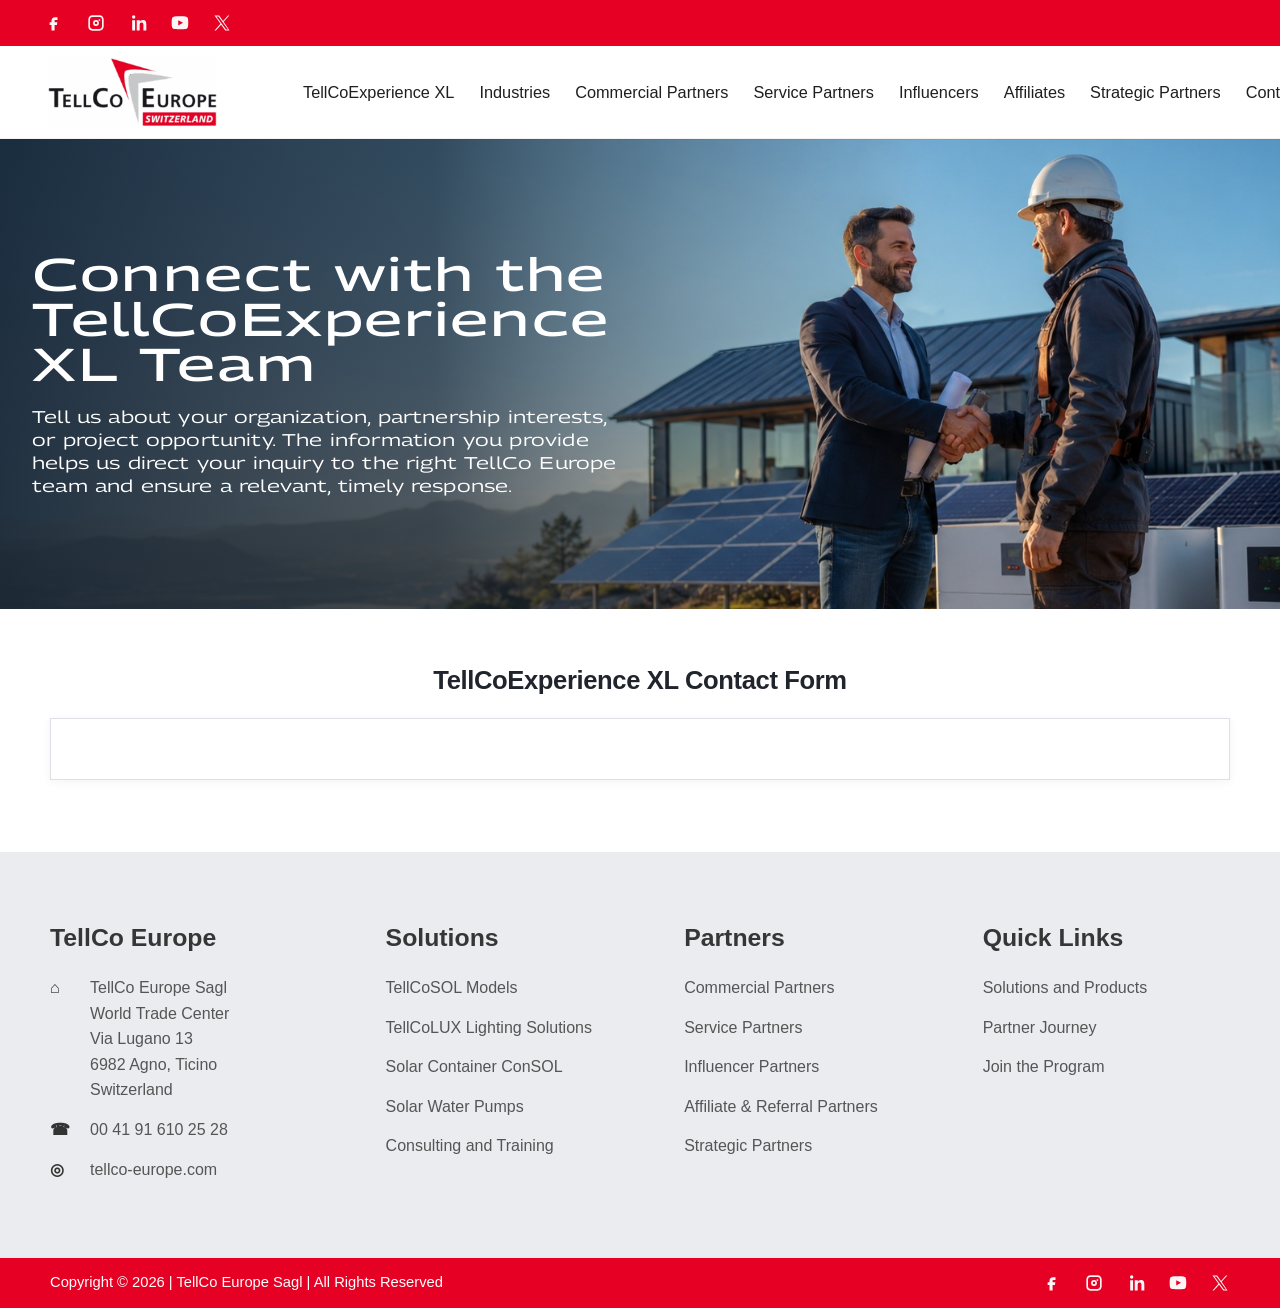
<file: contact.html>
<!doctype html>
<html lang="en">
<head>
  <script async src="https://www.googletagmanager.com/gtag/js?id=G-MXQT1SG3SJ"></script>
  <script>
    window.dataLayer = window.dataLayer || [];
    function gtag(){dataLayer.push(arguments);}
    gtag('js', new Date());
    gtag('config', 'G-MXQT1SG3SJ');
  </script>
  <meta charset="utf-8">
  <meta name="viewport" content="width=device-width, initial-scale=1">
  <title>Contact the TellCoExperience XL Team</title>
  <meta name="description" content="Tell us about your organization, partnership interests, or clean-energy project opportunity.">
  <link rel="preconnect" href="https://fonts.googleapis.com">
  <link rel="preconnect" href="https://fonts.gstatic.com" crossorigin>
  <link href="https://fonts.googleapis.com/css2?family=Georama:wdth,wght@100..150,100..900&amp;family=Inter:wght@400;500&amp;family=Montserrat:wght@600;700&amp;family=Poppins:wght@500&amp;display=swap" rel="stylesheet">
  <link rel="stylesheet" href="styles.css?v=contact-hero-20260820">
</head>
<body>
  <a class="skip-link" href="#main">Skip to content</a>

  <div class="topbar" aria-label="TellCo utility links">
    <div class="container topbar-inner">
      <div class="social-links" aria-label="Social links">
        <a href="https://www.facebook.com/Tellcoeuropeoffical" target="_blank" rel="noopener noreferrer" aria-label="TellCo Europe on Facebook" class="social-icon">
          <svg viewBox="0 0 24 24" aria-hidden="true"><path d="M14 8.5h2.2V5h-2.8C10.4 5 9 6.8 9 9.4V11H6.8v3.4H9V21h3.7v-6.6h2.8L16 11h-3.3V9.8c0-.9.4-1.3 1.3-1.3Z"/></svg>
        </a>
        <a href="https://www.instagram.com/tellcoeuropeofficial/" target="_blank" rel="noopener noreferrer" aria-label="TellCo Europe on Instagram" class="social-icon">
          <svg viewBox="0 0 24 24" aria-hidden="true"><path d="M7.7 2.8h8.6c2.7 0 4.9 2.2 4.9 4.9v8.6c0 2.7-2.2 4.9-4.9 4.9H7.7a4.9 4.9 0 0 1-4.9-4.9V7.7c0-2.7 2.2-4.9 4.9-4.9Zm0 2A2.9 2.9 0 0 0 4.8 7.7v8.6a2.9 2.9 0 0 0 2.9 2.9h8.6a2.9 2.9 0 0 0 2.9-2.9V7.7a2.9 2.9 0 0 0-2.9-2.9H7.7Zm4.3 3.7a3.5 3.5 0 1 1 0 7 3.5 3.5 0 0 1 0-7Zm0 2a1.5 1.5 0 1 0 0 3 1.5 1.5 0 0 0 0-3Zm4.1-3.1a1 1 0 1 1 0 2.1 1 1 0 0 1 0-2.1Z"/></svg>
        </a>
        <a href="https://www.linkedin.com/company/tellco-europe-sagl-switzerland/" target="_blank" rel="noopener noreferrer" aria-label="TellCo Europe on LinkedIn" class="social-icon">
          <svg viewBox="0 0 24 24" aria-hidden="true"><path d="M5 8.7h3.5V21H5V8.7Zm1.8-5.9a2 2 0 1 1 0 4.1 2 2 0 0 1 0-4.1ZM10.8 8.7h3.3v1.7h.1c.5-.9 1.7-2 3.5-2 3.7 0 4.3 2.4 4.3 5.5V21h-3.5v-6.3c0-1.5 0-3.4-2.1-3.4s-2.4 1.6-2.4 3.3V21h-3.5V8.7Z"/></svg>
        </a>
        <a href="https://www.youtube.com/channel/UCJPmVI-EG29OVMQisPmbQMA?view_as=subscriber" target="_blank" rel="noopener noreferrer" aria-label="TellCo Europe on YouTube" class="social-icon">
          <svg viewBox="0 0 24 24" aria-hidden="true"><path d="M21.6 7.2s-.2-1.5-.9-2.1c-.9-.9-1.9-.9-2.4-1C15 3.8 12 3.8 12 3.8h-.1s-3 0-6.3.3c-.5.1-1.5.1-2.4 1-.7.6-.9 2.1-.9 2.1S2 9 2 10.8v1.7c0 1.8.3 3.6.3 3.6s.2 1.5.9 2.1c.9.9 2.1.9 2.6 1 1.9.2 6.2.3 6.2.3s3 0 6.3-.3c.5-.1 1.5-.1 2.4-1 .7-.6.9-2.1.9-2.1s.3-1.8.3-3.6v-1.7c0-1.8-.3-3.6-.3-3.6ZM9.9 14.9V8.7l5.7 3.1-5.7 3.1Z"/></svg>
        </a>
        <a href="https://x.com/TellCo__Europe" target="_blank" rel="noopener noreferrer" aria-label="TellCo Europe on X" class="social-icon social-x">
          <svg viewBox="0 0 24 24" aria-hidden="true"><path d="M14.2 10.3 21.8 2h-1.8l-6.6 7.2L8.2 2H2l8 11.1L2 22h1.8l7-7.7 5.6 7.7H22l-7.8-11.7Zm-2.5 2.8-.8-1.1L4.5 3.4h2.8l5.1 6.9.8 1.1 6.8 9.2h-2.8l-5.5-7.5Z"/></svg>
        </a>
      </div>
    </div>
  </div>

  <header class="site-header" data-header>
    <div class="container nav-shell">
      <a class="brand" href="index.html" aria-label="TellCoExperience XL home">
        <img src="assets/logo.png" alt="TellCo Europe Switzerland" class="brand-logo">
      </a>
      <button class="mobile-toggle" type="button" data-nav-toggle aria-controls="primary-navigation" aria-expanded="false">
        <span></span><span></span><span></span>
        <span class="visually-hidden">Open navigation</span>
      </button>
      <nav class="primary-nav" id="primary-navigation" data-nav aria-label="Primary navigation">
        <a href="index.html">TellCoExperience XL</a>
        <a href="industries.html">Industries</a>
        <a href="commercial-partners.html">Commercial Partners</a>
        <a href="service-partners.html">Service Partners</a>
        <a href="influencers-partners.html">Influencers</a>
        <a href="affiliates-partners.html">Affiliates</a>
        <a href="strategic-partners.html">Strategic Partners</a>
        <a href="contact.html" aria-current="page">Contact</a>
      </nav>
    </div>
  </header>

  <main id="main" class="contact-page">
    <section class="contact-hero" aria-labelledby="contact-title">
      <div class="contact-hero__copy">
        <div class="contact-hero__copy-inner">
          <h1 id="contact-title">Connect with the<br>TellCoExperience XL Team</h1>
          <p>Tell us about your organization, partnership interests, or project opportunity. The information you provide helps us direct your inquiry to the right TellCo Europe team and ensure a relevant, timely response.</p>
        </div>
      </div>
      <div class="contact-hero__placeholder">
        <img src="assets/contact-page-hero.jpg" alt="TellCo Europe representatives connecting at a solar-energy site">
      </div>
    </section>

    <section class="contact-workspace" aria-label="Qualified inquiry form">
      <div class="container contact-layout">
        <h2 class="contact-form-heading">TellCoExperience XL Contact Form</h2>
        <div class="contact-form contact-form-embed" id="zf-embed-experience-xl">
          <script type="text/javascript" src="https://forms.zohopublic.com/tellcoeuropeswitzerland1/form/TellCoExperienceXLContactForm/jsperma/TCnwoFKiB72WzGjkaro3fwXKUvH4zvhWsPBMAHHlXyU" id="ZFScript"></script>
        </div>
      </div>
    </section>
  </main>

  <footer class="site-footer partner-page-footer">
    <div class="container footer-main">
      <div>
        <h2>TellCo Europe</h2>
        <ul class="contact-list">
          <li><span aria-hidden="true">⌂</span>TellCo Europe Sagl<br>World Trade Center<br>Via Lugano 13<br>6982 Agno, Ticino<br>Switzerland</li>
          <li><span aria-hidden="true">☎</span>00 41 91 610 25 28</li>
          <li><span aria-hidden="true">◎</span>tellco-europe.com</li>
        </ul>
      </div>
      <div>
        <h2>Solutions</h2>
        <ul><li><a href="https://tellco-europe.com/tellcosol-models/">TellCoSOL Models</a></li><li><a href="https://tellco-europe.com/solar-led-lights/">TellCoLUX Lighting Solutions</a></li><li><a href="https://tellco-europe.com/solar-containers-consol/">Solar Container ConSOL</a></li><li><a href="https://tellco-europe.com/solar-water-pump/">Solar Water Pumps</a></li><li><a href="https://tellco-europe.com/consultancy-and-training/">Consulting and Training</a></li></ul>
      </div>
      <div>
        <h2>Partners</h2>
        <ul>
          <li><a href="commercial-partners.html">Commercial Partners</a></li>
          <li><a href="service-partners.html">Service Partners</a></li>
          <li><a href="influencers-partners.html">Influencer Partners</a></li>
          <li><a href="affiliates-partners.html">Affiliate &amp; Referral Partners</a></li>
          <li><a href="strategic-partners.html">Strategic Partners</a></li>
        </ul>
      </div>
      <div>
        <h2>Quick Links</h2>
        <ul>
          <li><a href="index.html#products">Solutions and Products</a></li>
          <li><a href="index.html#partner-journey">Partner Journey</a></li>
          <li><a href="contact.html">Join the Program</a></li>
        </ul>
      </div>
    </div>
    <div class="footer-bottom">
      <div class="container footer-bottom-inner">
        <span>Copyright © 2026 | TellCo Europe Sagl | All Rights Reserved</span>
        <div class="social-links" aria-label="Footer social links">
          <a href="https://www.facebook.com/Tellcoeuropeoffical" aria-label="Facebook" class="social-icon"><svg viewBox="0 0 24 24" aria-hidden="true"><path d="M14 8.5h2.2V5h-2.8C10.4 5 9 6.8 9 9.4V11H6.8v3.4H9V21h3.7v-6.6h2.8L16 11h-3.3V9.8c0-.9.4-1.3 1.3-1.3Z"/></svg></a>
          <a href="https://www.instagram.com/tellcoeuropeofficial/" aria-label="Instagram" class="social-icon"><svg viewBox="0 0 24 24" aria-hidden="true"><path d="M7.7 2.8h8.6c2.7 0 4.9 2.2 4.9 4.9v8.6c0 2.7-2.2 4.9-4.9 4.9H7.7a4.9 4.9 0 0 1-4.9-4.9V7.7c0-2.7 2.2-4.9 4.9-4.9Zm0 2A2.9 2.9 0 0 0 4.8 7.7v8.6a2.9 2.9 0 0 0 2.9 2.9h8.6a2.9 2.9 0 0 0 2.9-2.9V7.7a2.9 2.9 0 0 0-2.9-2.9H7.7Zm4.3 3.7a3.5 3.5 0 1 1 0 7 3.5 3.5 0 0 1 0-7Zm0 2a1.5 1.5 0 1 0 0 3 1.5 1.5 0 0 0 0-3Zm4.1-3.1a1 1 0 1 1 0 2.1 1 1 0 0 1 0-2.1Z"/></svg></a>
          <a href="https://www.linkedin.com/company/tellco-europe-sagl-switzerland/" aria-label="LinkedIn" class="social-icon"><svg viewBox="0 0 24 24" aria-hidden="true"><path d="M5 8.7h3.5V21H5V8.7Zm1.8-5.9a2 2 0 1 1 0 4.1 2 2 0 0 1 0-4.1ZM10.8 8.7h3.3v1.7h.1c.5-.9 1.7-2 3.5-2 3.7 0 4.3 2.4 4.3 5.5V21h-3.5v-6.3c0-1.5 0-3.4-2.1-3.4s-2.4 1.6-2.4 3.3V21h-3.5V8.7Z"/></svg></a>
          <a href="https://www.youtube.com/channel/UCJPmVI-EG29OVMQisPmbQMA?view_as=subscriber" aria-label="YouTube" class="social-icon"><svg viewBox="0 0 24 24" aria-hidden="true"><path d="M21.6 7.2s-.2-1.5-.9-2.1c-.9-.9-1.9-.9-2.4-1C15 3.8 12 3.8 12 3.8h-.1s-3 0-6.3.3c-.5.1-1.5.1-2.4 1-.7.6-.9 2.1-.9 2.1S2 9 2 10.8v1.7c0 1.8.3 3.6.3 3.6s.2 1.5.9 2.1c.9.9 2.1.9 2.6 1 1.9.2 6.2.3 6.2.3s3 0 6.3-.3c.5-.1 1.5-.1 2.4-1 .7-.6.9-2.1.9-2.1s.3-1.8.3-3.6v-1.7c0-1.8-.3-3.6-.3-3.6ZM9.9 14.9V8.7l5.7 3.1-5.7 3.1Z"/></svg></a>
          <a href="https://x.com/TellCo__Europe" aria-label="X" class="social-icon social-x"><svg viewBox="0 0 24 24" aria-hidden="true"><path d="M14.2 10.3 21.8 2h-1.8l-6.6 7.2L8.2 2H2l8 11.1L2 22h1.8l7-7.7 5.6 7.7H22l-7.8-11.7Zm-2.5 2.8-.8-1.1L4.5 3.4h2.8l5.1 6.9.8 1.1 6.8 9.2h-2.8l-5.5-7.5Z"/></svg></a>
        </div>
      </div>
    </div>
  </footer>

  <script src="script.js"></script>
  <script>
    (function () {
      const container = document.getElementById('zf-embed-experience-xl');
      if (!container) return;

      function responsiveFormHeight() {
        if (window.matchMedia('(max-width: 560px)').matches) return 4176;
        if (window.matchMedia('(max-width: 570px)').matches) return 3900;
        if (window.matchMedia('(max-width: 611px)').matches) return 3400;
        return 3000;
      }

      let currentHeight = responsiveFormHeight();
      let resizeTimer;

      window.addEventListener('resize', function () {
        window.clearTimeout(resizeTimer);
        resizeTimer = window.setTimeout(function () {
          const nextHeight = responsiveFormHeight();
          if (nextHeight === currentHeight) return;

          currentHeight = nextHeight;
          const iframe = container.querySelector('iframe');
          if (iframe) iframe.style.height = nextHeight + 'px';
        }, 150);
      });
    }());
  </script>
</body>
</html>
</file>
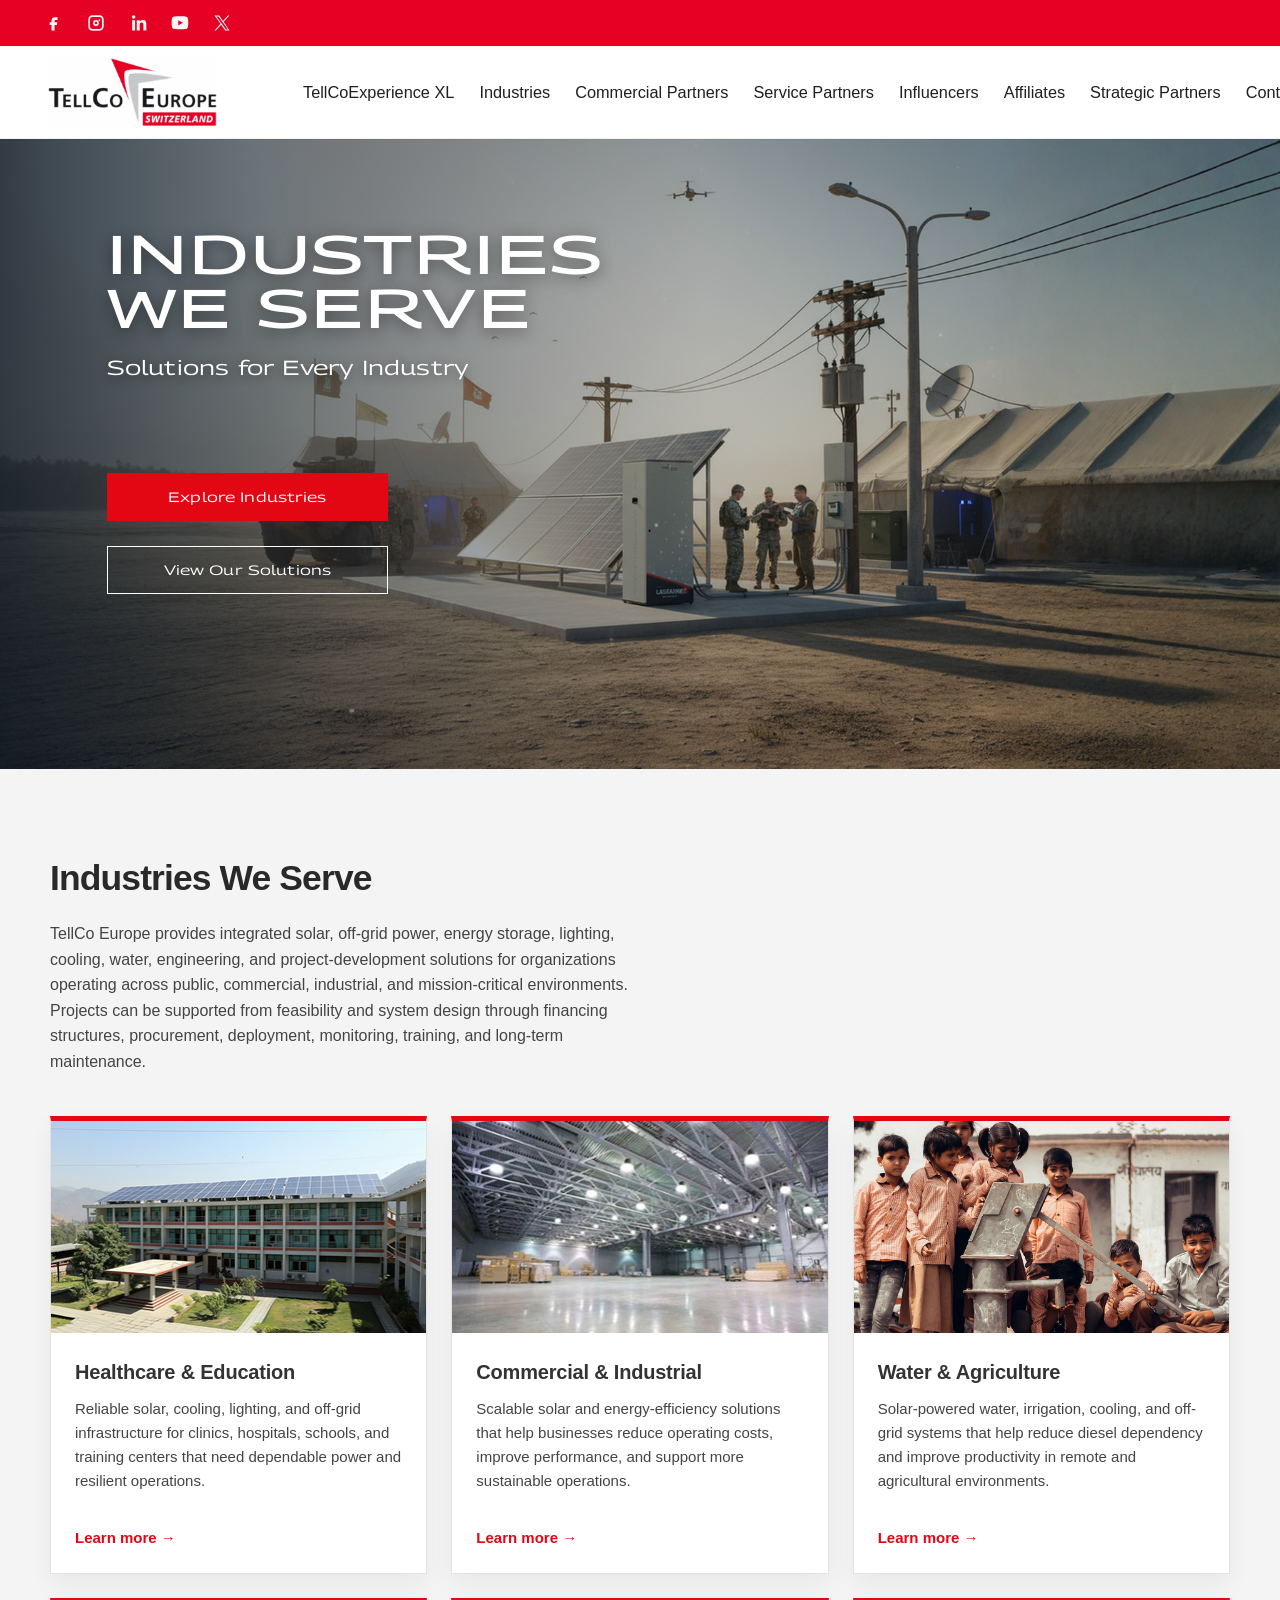
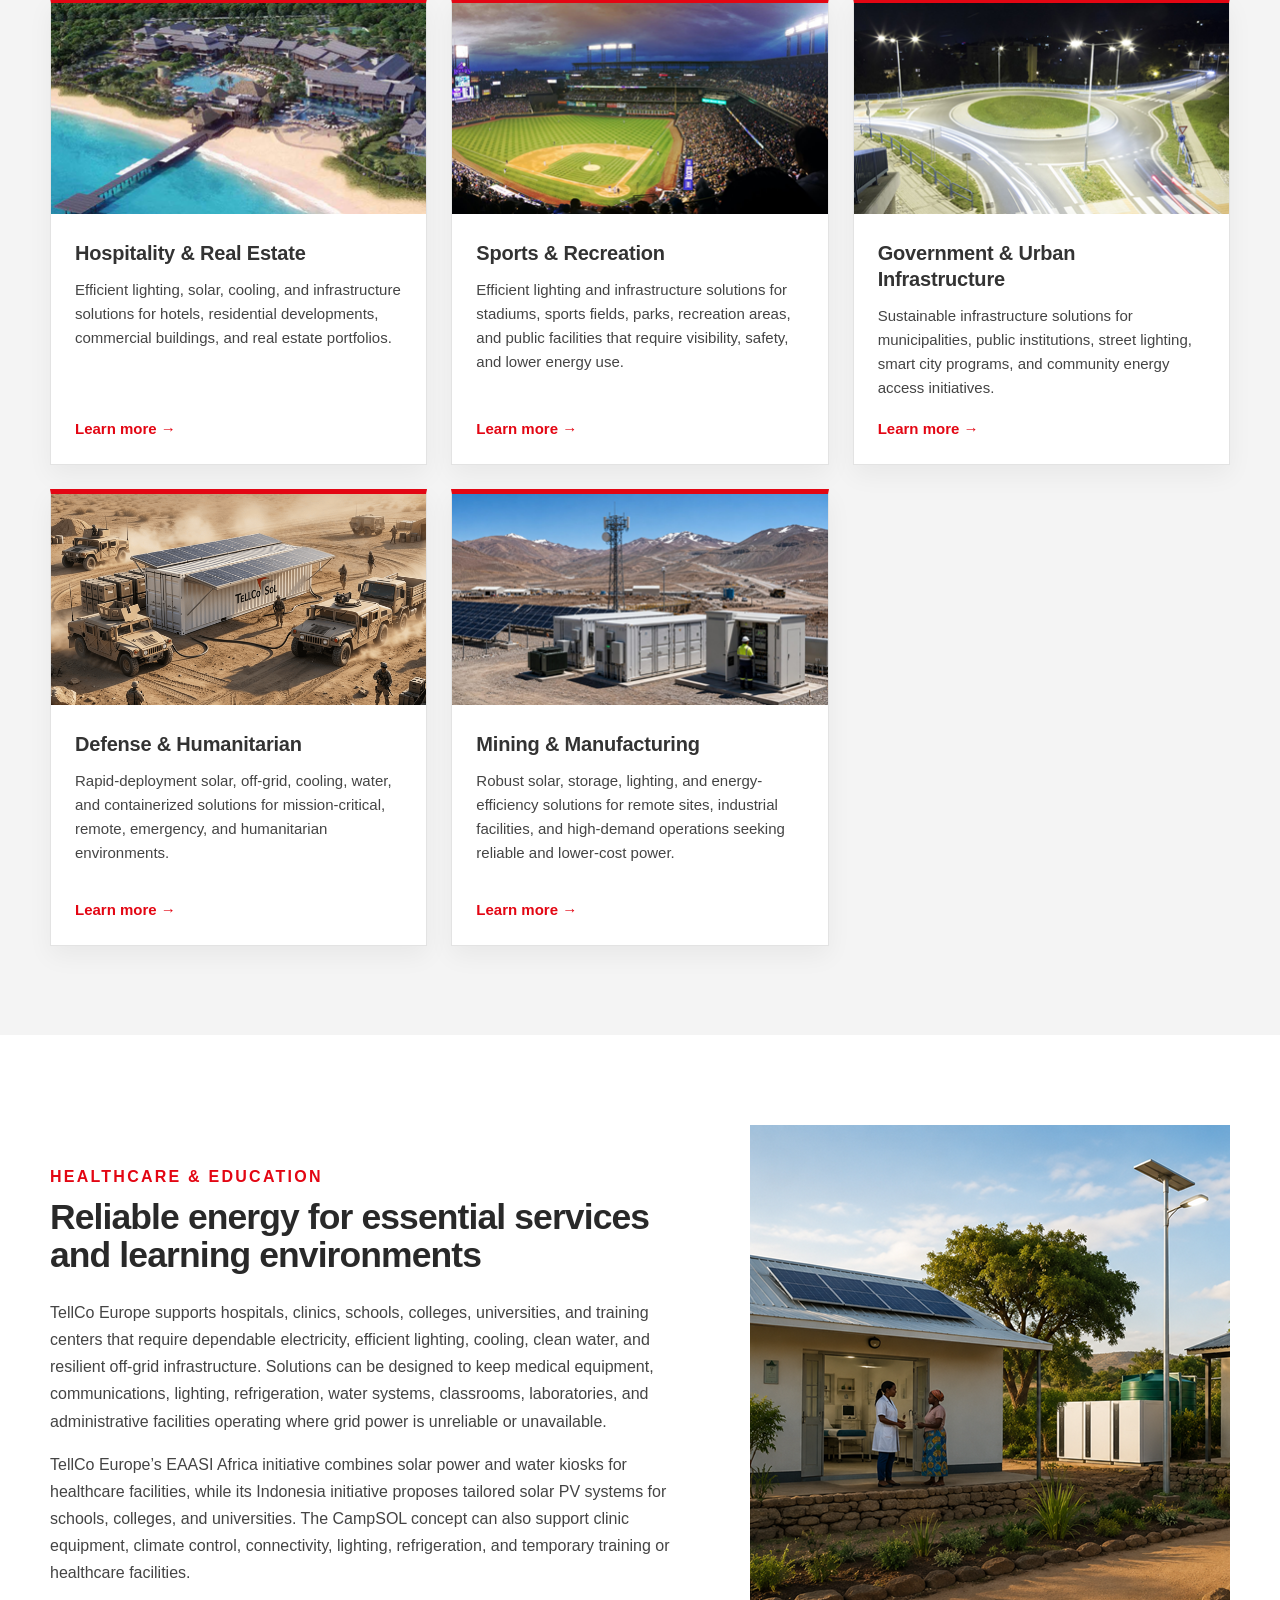
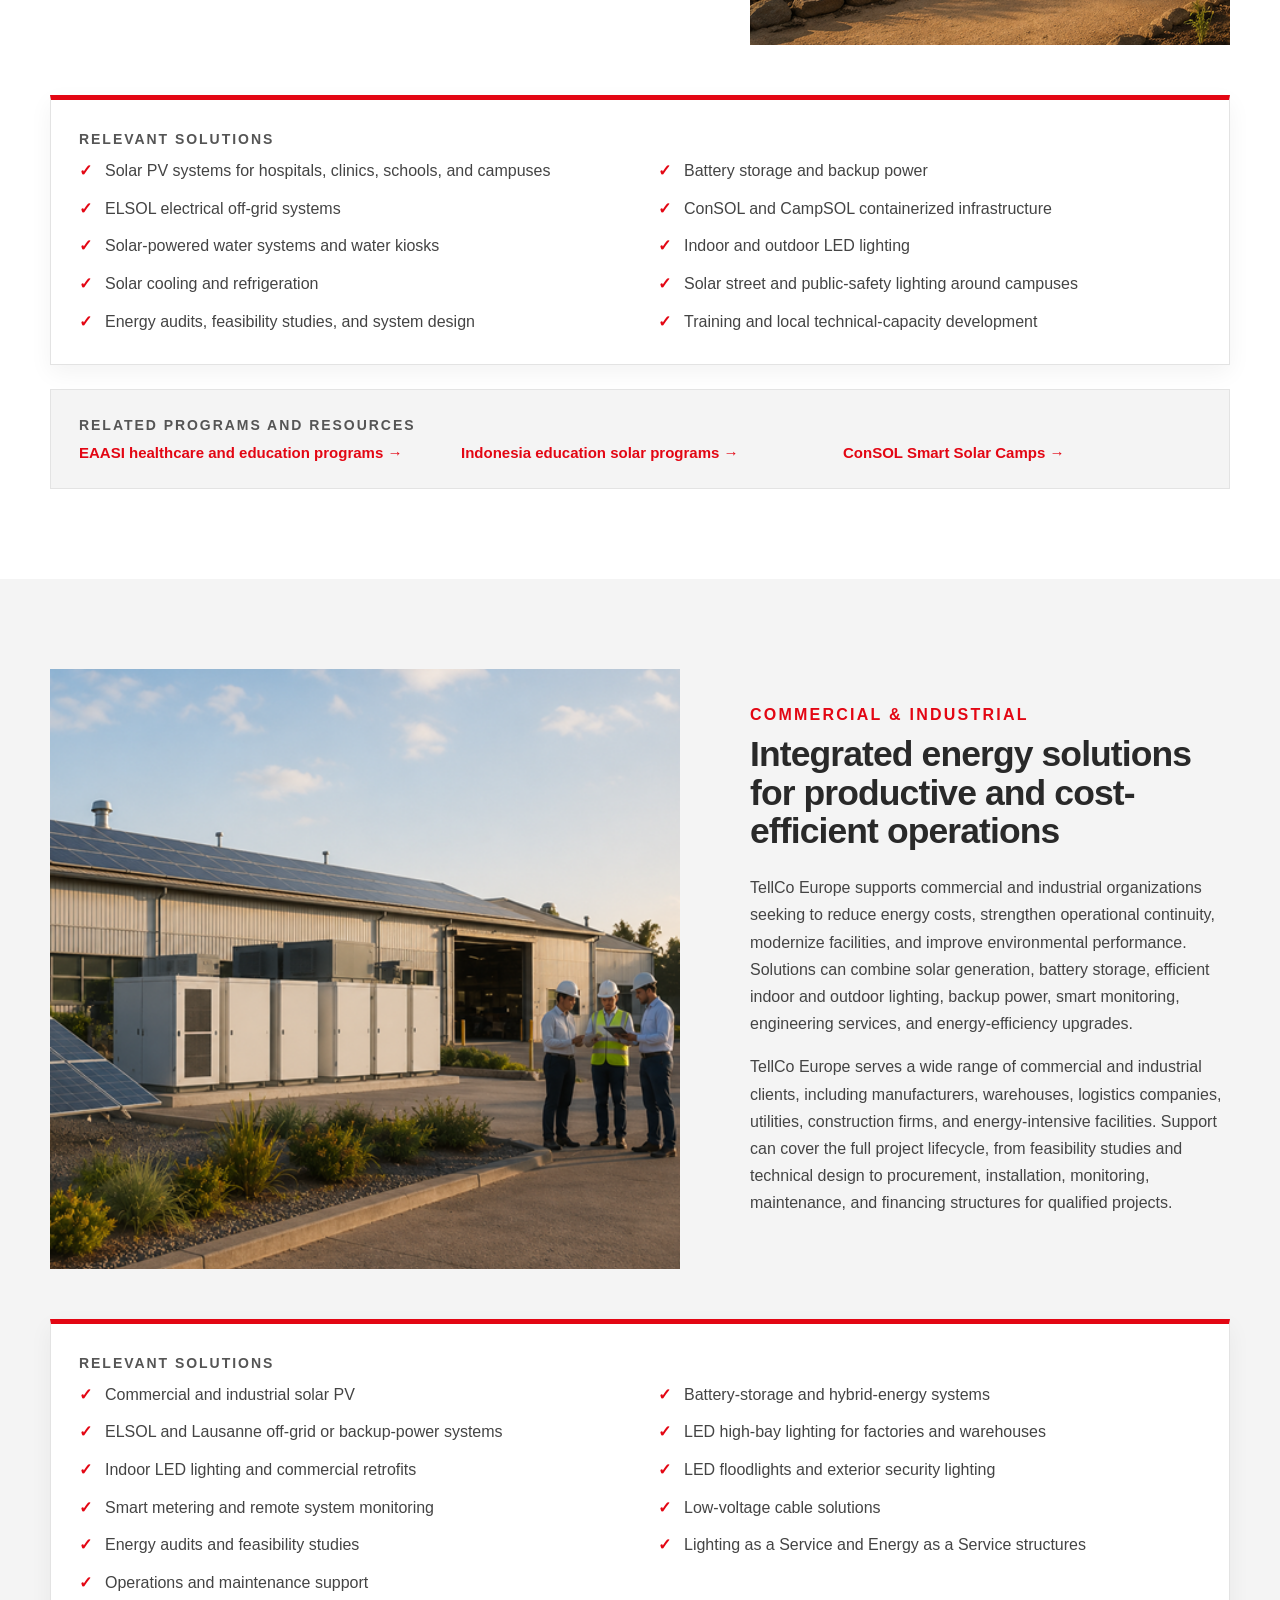
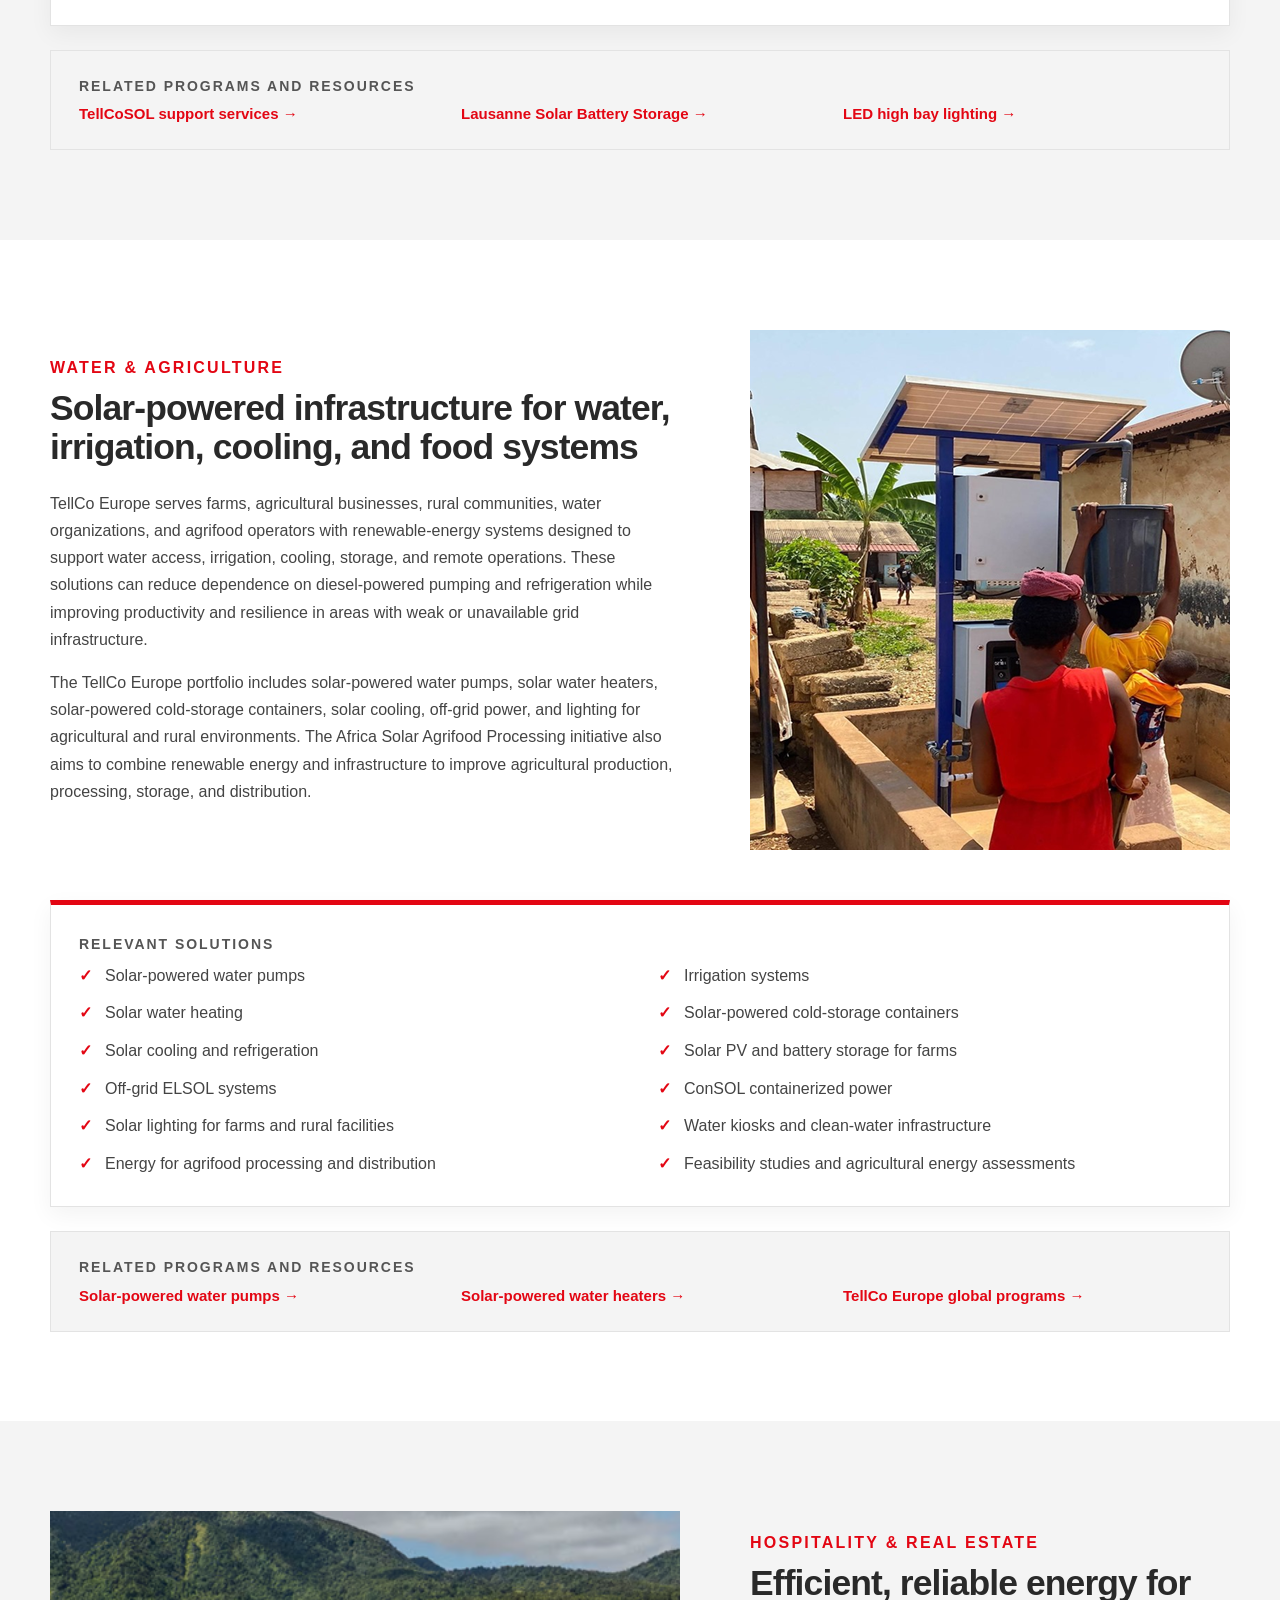
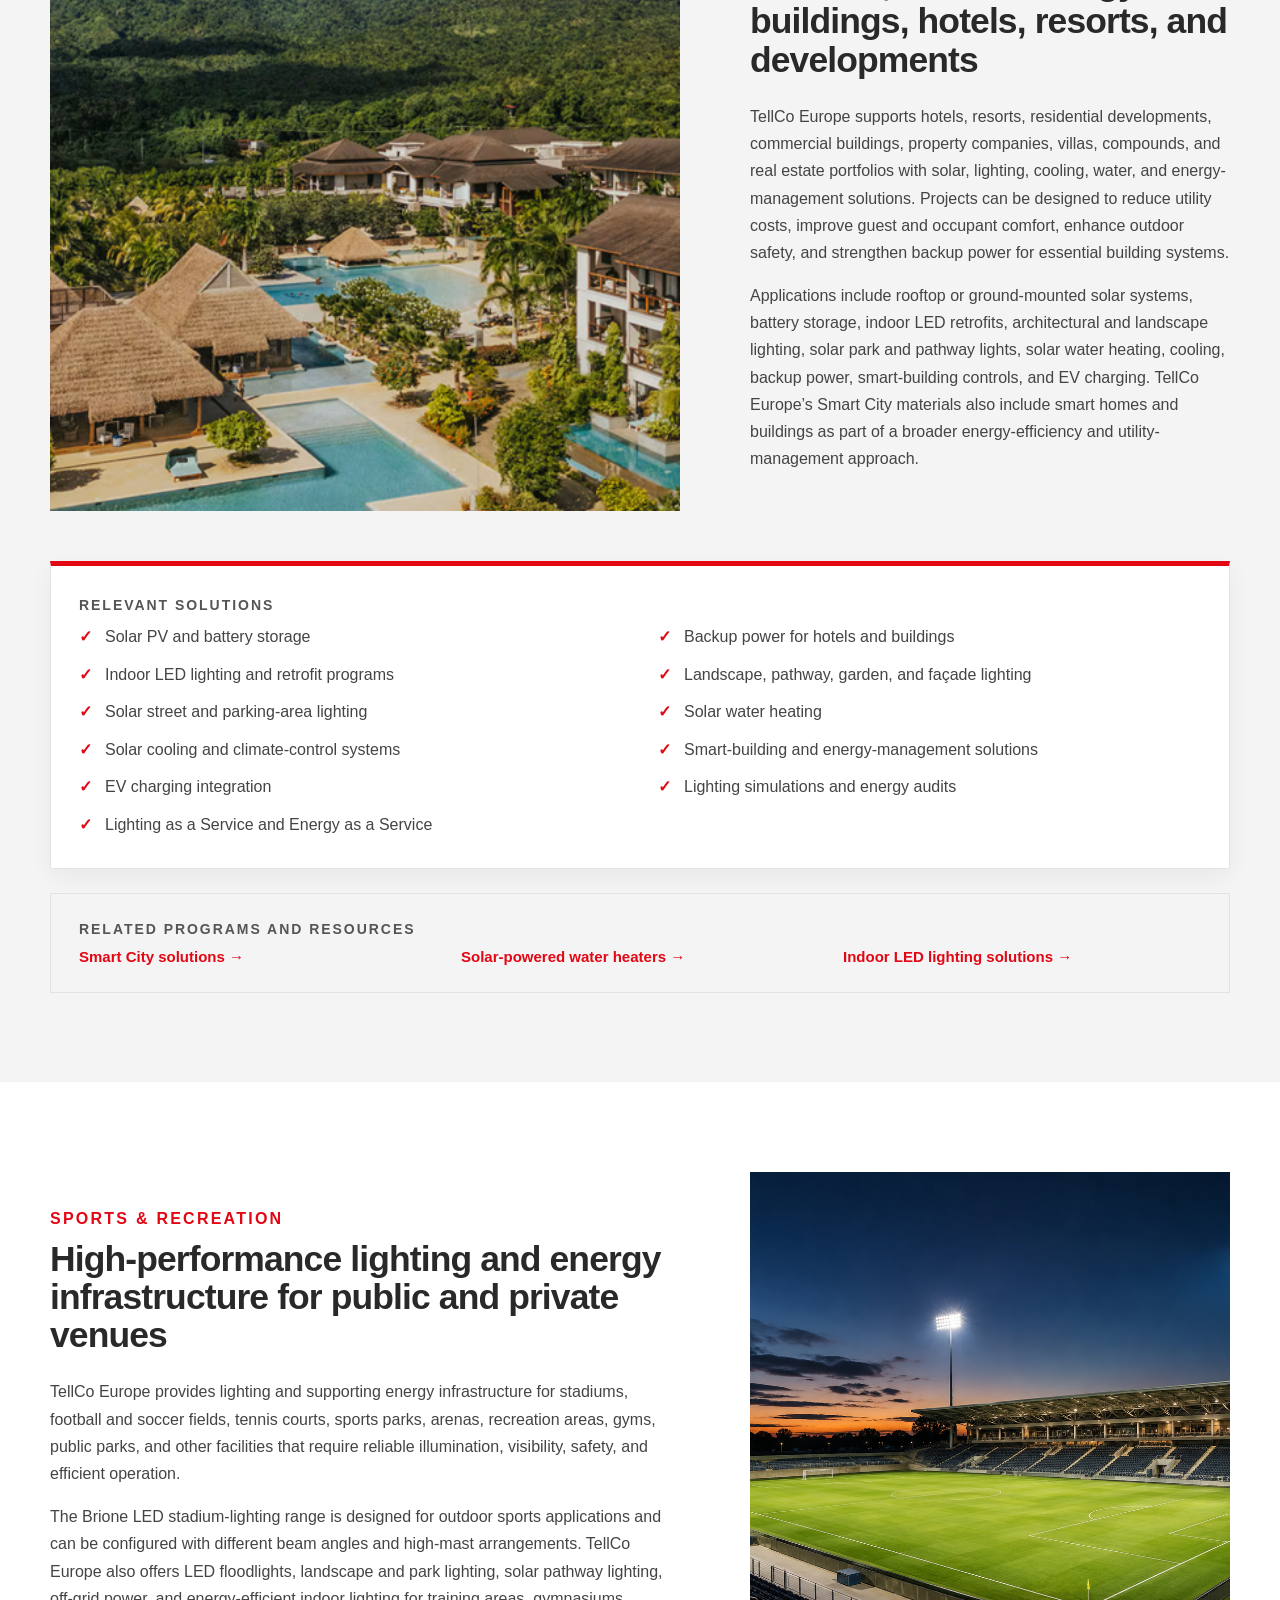
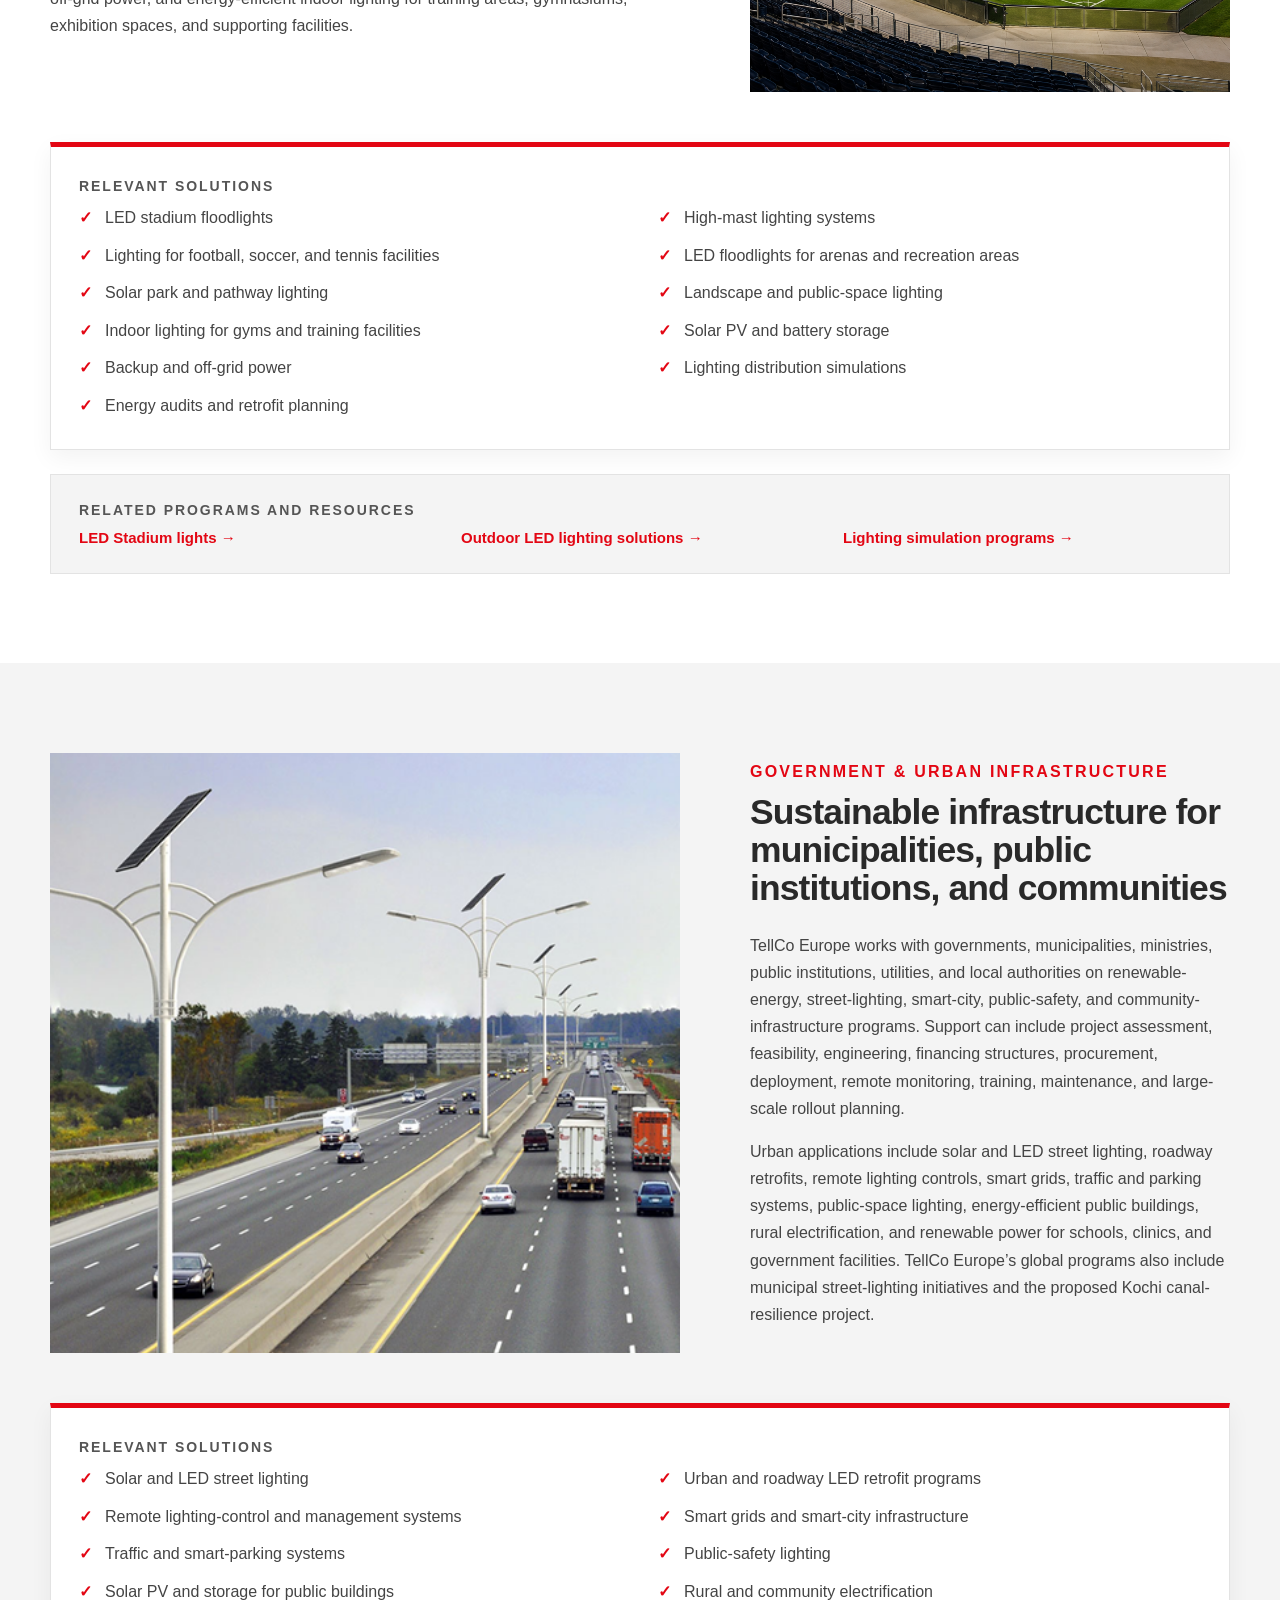
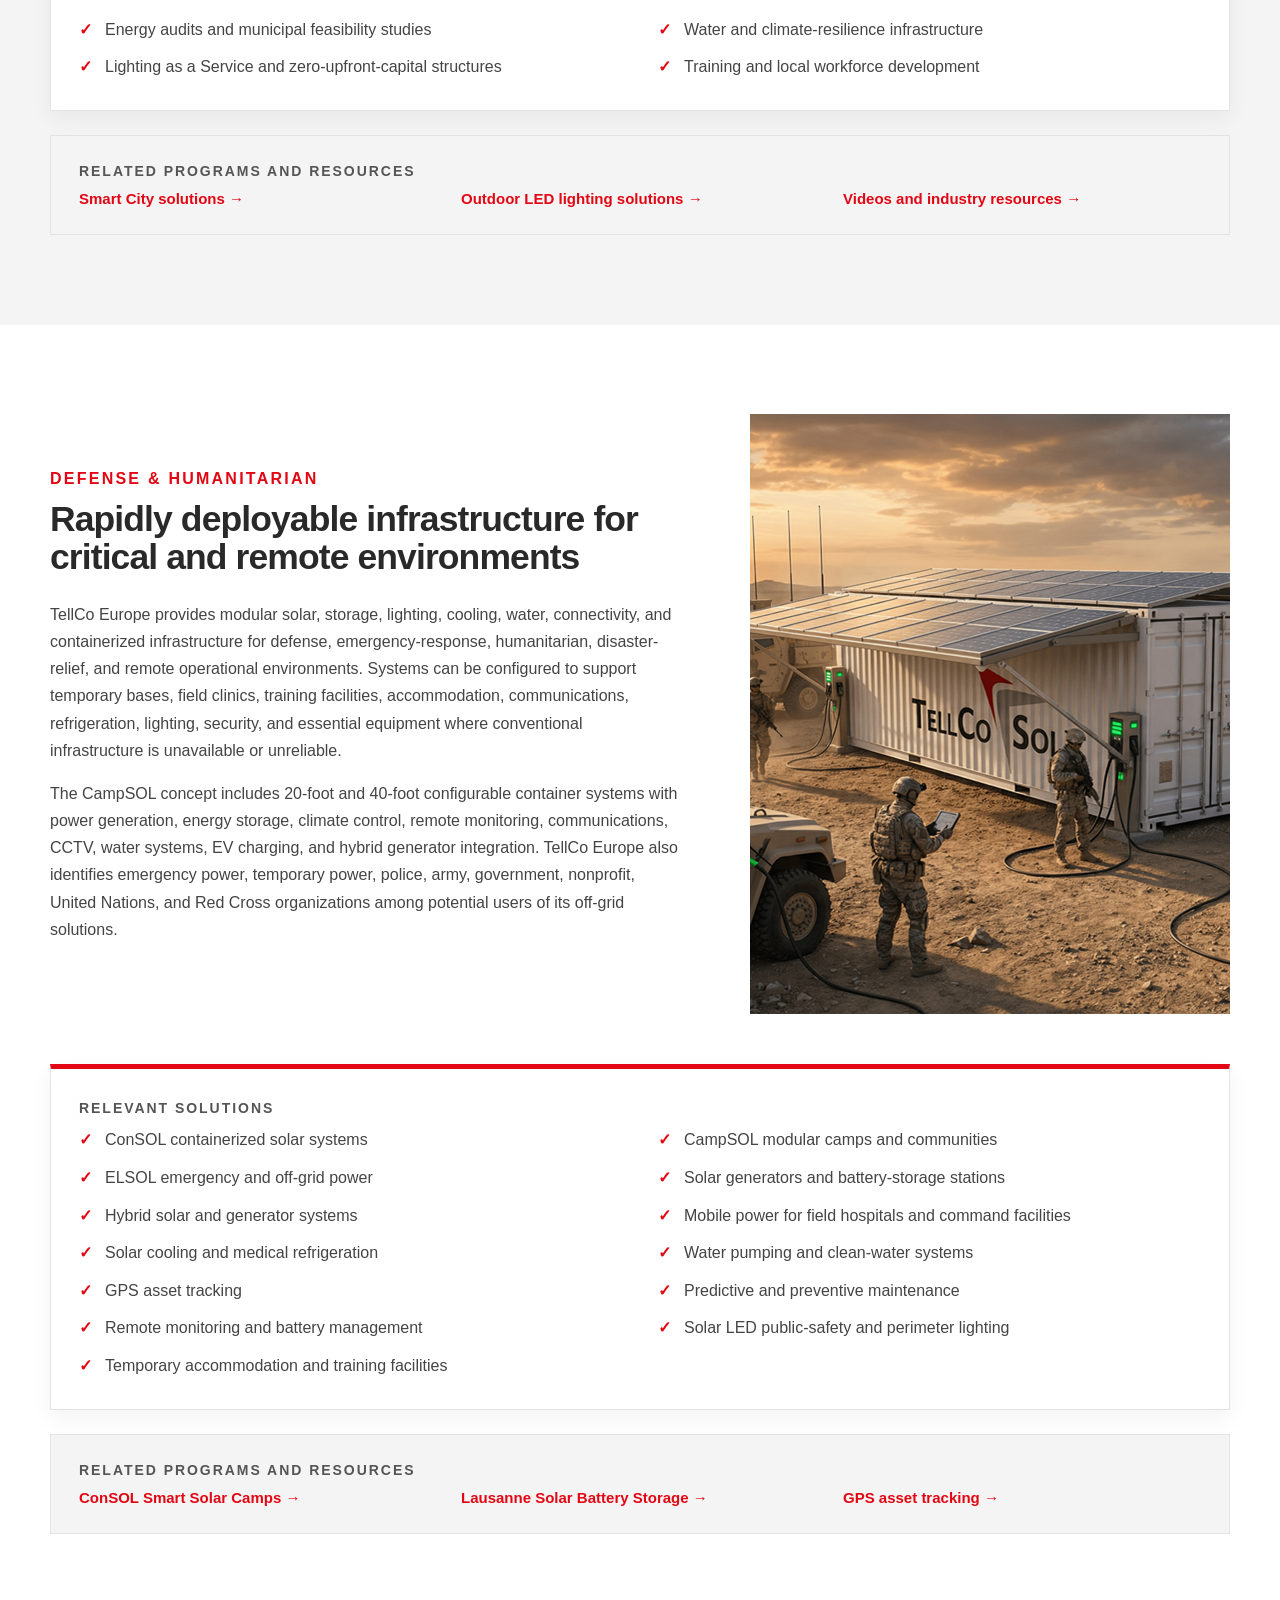
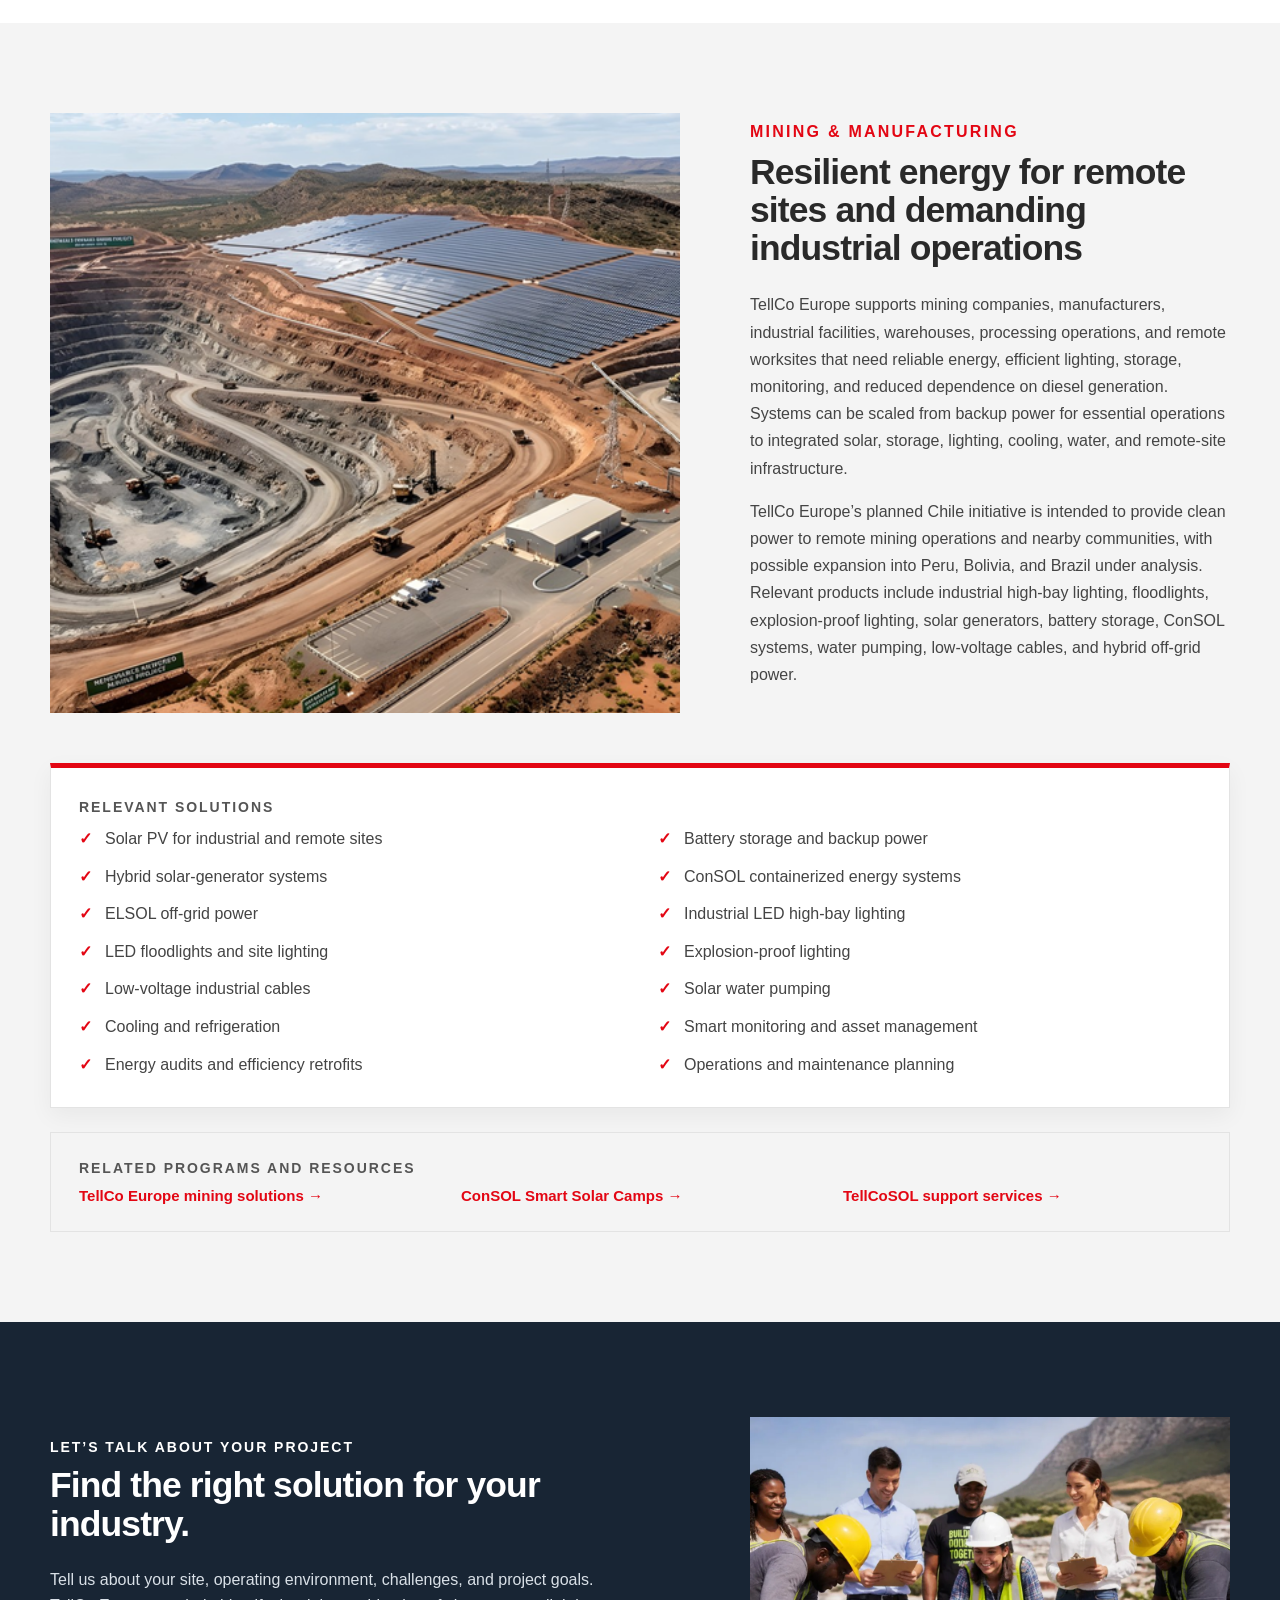
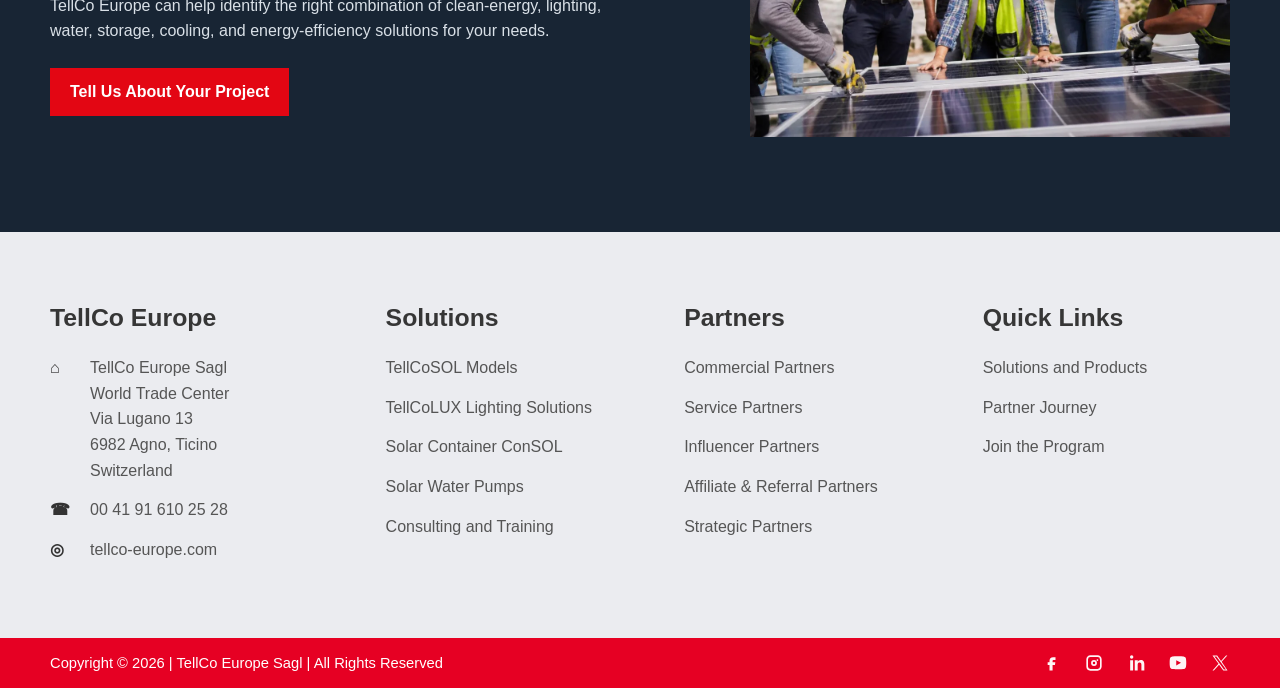
<file: industries.html>
<!doctype html>
<html lang="en">
<head>
  <!-- Google tag (gtag.js) -->
  <script async src="https://www.googletagmanager.com/gtag/js?id=G-MXQT1SG3SJ"></script>
  <script>
    window.dataLayer = window.dataLayer || [];
    function gtag(){dataLayer.push(arguments);}
    gtag('js', new Date());

    gtag('config', 'G-MXQT1SG3SJ');
  </script>
  <meta charset="utf-8">
  <meta name="viewport" content="width=device-width, initial-scale=1">
  <title>Industries We Serve — TellCoExperience XL</title>
  <meta name="description" content="TellCoExperience XL is the global partner ecosystem of TellCo Europe Group — one front door and one growth platform for clean energy, infrastructure, financing, training, and market development partners.">
  <link rel="preconnect" href="https://fonts.googleapis.com">
  <link rel="preconnect" href="https://fonts.gstatic.com" crossorigin>
  <link href="https://fonts.googleapis.com/css2?family=Georama:wdth,wght@100..150,100..900&amp;family=Inter:wght@400;500&amp;family=Montserrat:wght@600;700&amp;family=Poppins:wght@500&amp;display=swap" rel="stylesheet">
  <link rel="stylesheet" href="styles.css">
  <style>
    :root{--industries-red:#e30613;--industries-ink:#292929;--industries-muted:#444;--industries-gray:#f4f4f4;--industries-line:#e3e3e3}
    .industries-page{font-family:"Helvetica Neue",Helvetica,Arial,sans-serif;color:var(--industries-ink)}
    .industries-container{width:min(100% - 48px,1180px);margin-inline:auto}
    .industries-hero{position:relative;height:630px;overflow:hidden;background:linear-gradient(130deg,#26384b,#7893a5)}
.industries-hero-image{position:absolute;inset:0;width:100%;height:100%;object-fit:cover;object-position:center}
.industries-hero-overlay{position:absolute;inset:0;background:linear-gradient(90deg,rgba(4,16,31,.80),rgba(4,16,31,.20) 55%,rgba(4,16,31,.05))}
.industries-hero-content{position:absolute;z-index:2;left:calc(clamp(48px,9.5vw,170px) - 15px);top:clamp(70px,14%,110px);display:flex;flex-direction:column;align-items:flex-start;width:min(760px,calc(100% - clamp(96px,19vw,340px)));margin-inline:0;color:#fff;text-align:left}
    .industries-hero-title{max-width:720px;margin:0;font-family:"Georama","Roboto Condensed",Arial,sans-serif;font-size:54.4px;font-weight:500;line-height:.98;letter-spacing:.035em;text-transform:uppercase;font-variation-settings:"wdth" 145,"wght" 500;text-shadow:0 3px 16px rgba(0,0,0,.42)}
    .industries-hero-subtitle{margin:20px 0 0;font-family:"Georama","Roboto Condensed",Arial,sans-serif;font-size:20.4px;font-weight:400;line-height:1.35;letter-spacing:.01em;font-variation-settings:"wdth" 135,"wght" 400;text-shadow:0 2px 12px rgba(0,0,0,.46)}
    .industries-hero-actions{display:flex;flex-direction:column;align-items:stretch;width:clamp(240px,22vw,300px);max-width:100%;gap:25px;margin-top:92px}
    .industries-hero-button{display:inline-flex;align-items:center;justify-content:center;width:100%;min-height:48px;padding:14px 32px;border:1px solid var(--industries-red);background:var(--industries-red);color:#fff;font-family:"Georama","Roboto Condensed",Arial,sans-serif;font-size:13.6px;font-weight:400;line-height:1;letter-spacing:.01em;font-variation-settings:"wdth" 135,"wght" 400;text-align:center;white-space:nowrap}
    .industries-hero-button.secondary{border-color:#fff;background:transparent}
    .industries-directory{padding:clamp(58px,7vw,92px) 0;background:var(--industries-gray)}
    .industries-eyebrow{margin:0 0 10px;color:var(--industries-red);font-size:13.2px;font-weight:800;line-height:1.5;letter-spacing:.14em;text-transform:uppercase}
    .industry-name{font-size:clamp(16px,1.25vw,18px);letter-spacing:.08em}
    .industries-heading{max-width:760px;margin:0 0 24px;color:var(--industries-ink);font-size:clamp(23.76px,2.772vw,37.62px);font-weight:700;line-height:1.08}
    .industries-intro{max-width:960px;margin:0 0 42px;color:var(--industries-muted);font-size:16px;line-height:1.7}
    .industries-grid{display:grid;grid-template-columns:repeat(3,minmax(0,1fr));gap:24px}
    .industries-card{display:flex;min-height:240px;flex-direction:column;overflow:hidden;border:1px solid var(--industries-line);border-top:5px solid var(--industries-red);background:#fff;box-shadow:0 10px 24px rgba(0,0,0,.05);transition:transform .25s ease,box-shadow .25s ease}
    .industries-card-image{display:block;width:100%;aspect-ratio:16/9;object-fit:cover}
    .industries-card-content{display:flex;min-height:240px;flex:1;flex-direction:column;padding:26px 24px}
    .industries-card:hover{transform:translateY(-3px);box-shadow:0 14px 30px rgba(0,0,0,.09)}
    .industries-card h3{margin:0 0 14px;color:#333;font-size:20px;font-weight:700;line-height:1.2}
    .industries-card p{margin:0;color:var(--industries-muted);font-size:15px;line-height:1.7}
    .industries-card-link{display:inline-block;width:fit-content;margin-top:auto;padding-top:20px;color:var(--industries-red);font-size:15px!important;font-weight:700;line-height:1.4}
    .industry-detail{padding:clamp(58px,7vw,92px) 0;background:#fff}
    .industry-detail.is-gray{background:var(--industries-gray)}
    .industry-detail-intro{display:grid;grid-template-columns:minmax(0,1fr) 480px;gap:70px;align-items:center}
    .industry-detail.is-reversed .industry-detail-copy-block{order:2}
    .industry-detail.is-reversed .industry-detail-image{order:1}
    .industry-detail-heading{margin:0 0 24px;color:var(--industries-ink);font-size:clamp(23.76px,2.772vw,37.62px);font-weight:700;line-height:1.08}
    .industry-detail-copy{margin:0 0 16px;color:var(--industries-muted);font-size:16px;line-height:1.7}
    .industry-detail-image{display:block;width:100%;height:100%;min-height:520px;max-height:600px;object-fit:cover}
    .industry-detail-image.is-government,.industry-detail-image.is-defense{object-position:60% center}
    .industry-solutions{margin-top:50px;border:1px solid var(--industries-line);border-top:5px solid var(--industries-red);background:#fff;padding:30px 28px;box-shadow:0 8px 22px rgba(0,0,0,.05)}
    .industry-panel-title{margin:0 0 20px;color:#555;font-size:14px;font-weight:800;line-height:1.5;letter-spacing:.08em;text-transform:uppercase}
    .industries-page .industry-panel-title{font-size:14px!important;font-weight:800!important}
    .industry-solution-list{display:grid;grid-template-columns:repeat(2,minmax(0,1fr));gap:12px 36px;margin:0;padding:0;list-style:none}
    .industry-solution-list li{position:relative;padding-left:26px;color:var(--industries-muted);font-size:16px;line-height:1.6}
    .industry-solution-list li::before{content:"✓";position:absolute;left:0;color:var(--industries-red);font-weight:800}
    .industry-resources{margin-top:24px;border:1px solid var(--industries-line);background:var(--industries-gray);padding:26px 28px}
    .industry-resource-grid{display:grid;grid-template-columns:repeat(3,minmax(0,1fr));gap:24px}
    .industry-resource-grid a{color:var(--industries-red);font-size:15px!important;font-weight:700;line-height:1.5}
    .industry-resource-link{display:inline;justify-self:start}
    .industry-resource-link::after{content:"\00a0→"}
    .industries-cta{padding:95px 0;background:#182534;color:#fff}
    .industries-cta-layout{display:grid;grid-template-columns:minmax(0,1fr) 480px;gap:64px;align-items:center}
    .industries-cta .industries-eyebrow{color:#fff;font-weight:800!important}
    .industries-cta-heading{max-width:620px;margin:0 0 24px;color:#fff;font-size:clamp(23.76px,2.772vw,37.62px);font-weight:700;line-height:1.08;letter-spacing:-.025em}
    .industries-cta-copy{max-width:65ch;margin:0 0 24px;color:#d9e0e7;font-size:16px;font-weight:400;line-height:1.6;letter-spacing:0}
    .industries-cta-button{display:inline-flex;min-height:48px;align-items:center;justify-content:center;padding:14px 20px;background:var(--industries-red);color:#fff;font-weight:700}
    .industries-cta-image{display:block;width:100%;height:auto;aspect-ratio:3/2;object-fit:cover}
    .industries-footer-social .social-icon,.industries-footer-social .social-icon svg{color:#fff;fill:#fff}
    @media(max-width:1199px){.industries-hero-content{left:calc(clamp(32px,6vw,72px) - 15px);width:calc(100% - 96px)}.industries-hero-title{font-size:38.4px;line-height:1;letter-spacing:.015em;font-variation-settings:"wdth" 128,"wght" 500}.industries-hero-subtitle{font-size:18.7px;letter-spacing:.008em}.industries-hero-button{font-size:12.75px;letter-spacing:.008em}}
    @media(max-width:1000px){.industries-grid{grid-template-columns:repeat(2,minmax(0,1fr))}}
    @media(max-width:1000px){.industry-detail-intro{grid-template-columns:1fr 400px;gap:40px}}
@media(max-width:809px){.industries-hero-title{font-size:21.6px;font-weight:600;line-height:1.04;letter-spacing:0;font-variation-settings:"wdth" 100,"wght" 600}.industries-hero-subtitle{margin-top:12px;font-size:14.45px;letter-spacing:.006em}.industries-hero-actions{width:240px;margin-top:48px;gap:22px}.industries-hero-button{padding:13px 26px;font-size:11.9px;letter-spacing:.006em;font-variation-settings:"wdth" 125,"wght" 400}}
@media(max-width:960px){.industries-cta-layout{grid-template-columns:1fr;gap:40px}.industries-cta-image{width:min(100%,720px)}}
@media(max-width:700px){.industries-container{width:min(100% - 32px,1180px)}.industries-hero{height:620px}.industries-hero-image{object-position:center}.industries-hero-overlay{background:rgba(4,16,31,.66)}.industries-hero-content{left:24px;top:72px;width:calc(100% - 48px);align-items:flex-start;text-align:left}.industries-grid,.industry-detail-intro,.industry-solution-list,.industry-resource-grid{grid-template-columns:1fr}.industry-detail.is-reversed .industry-detail-copy-block{order:1}.industry-detail.is-reversed .industry-detail-image{order:2}.industry-detail-image{height:280px;min-height:0;max-height:none}.industries-cta{padding:72px 0}.industries-cta-layout{gap:28px}}
  </style>
</head>
<body>
  <a class="skip-link" href="#main">Skip to content</a>

  <div class="topbar" aria-label="TellCo utility links">
    <div class="container topbar-inner">
      <div class="social-links" aria-label="Social links">
        <a href="https://www.facebook.com/Tellcoeuropeoffical" target="_blank" rel="noopener noreferrer" aria-label="TellCo Europe on Facebook" class="social-icon">
          <svg viewBox="0 0 24 24" aria-hidden="true"><path d="M14 8.5h2.2V5h-2.8C10.4 5 9 6.8 9 9.4V11H6.8v3.4H9V21h3.7v-6.6h2.8L16 11h-3.3V9.8c0-.9.4-1.3 1.3-1.3Z"/></svg>
        </a>
        <a href="https://www.instagram.com/tellcoeuropeofficial/" target="_blank" rel="noopener noreferrer" aria-label="TellCo Europe on Instagram" class="social-icon">
          <svg viewBox="0 0 24 24" aria-hidden="true"><path d="M7.7 2.8h8.6c2.7 0 4.9 2.2 4.9 4.9v8.6c0 2.7-2.2 4.9-4.9 4.9H7.7a4.9 4.9 0 0 1-4.9-4.9V7.7c0-2.7 2.2-4.9 4.9-4.9Zm0 2A2.9 2.9 0 0 0 4.8 7.7v8.6a2.9 2.9 0 0 0 2.9 2.9h8.6a2.9 2.9 0 0 0 2.9-2.9V7.7a2.9 2.9 0 0 0-2.9-2.9H7.7Zm4.3 3.7a3.5 3.5 0 1 1 0 7 3.5 3.5 0 0 1 0-7Zm0 2a1.5 1.5 0 1 0 0 3 1.5 1.5 0 0 0 0-3Zm4.1-3.1a1 1 0 1 1 0 2.1 1 1 0 0 1 0-2.1Z"/></svg>
        </a>
        <a href="https://www.linkedin.com/company/tellco-europe-sagl-switzerland/" target="_blank" rel="noopener noreferrer" aria-label="TellCo Europe on LinkedIn" class="social-icon">
          <svg viewBox="0 0 24 24" aria-hidden="true"><path d="M5 8.7h3.5V21H5V8.7Zm1.8-5.9a2 2 0 1 1 0 4.1 2 2 0 0 1 0-4.1ZM10.8 8.7h3.3v1.7h.1c.5-.9 1.7-2 3.5-2 3.7 0 4.3 2.4 4.3 5.5V21h-3.5v-6.3c0-1.5 0-3.4-2.1-3.4s-2.4 1.6-2.4 3.3V21h-3.5V8.7Z"/></svg>
        </a>
        <a href="https://www.youtube.com/channel/UCJPmVI-EG29OVMQisPmbQMA?view_as=subscriber" target="_blank" rel="noopener noreferrer" aria-label="TellCo Europe on YouTube" class="social-icon">
          <svg viewBox="0 0 24 24" aria-hidden="true"><path d="M21.6 7.2s-.2-1.5-.9-2.1c-.9-.9-1.9-.9-2.4-1C15 3.8 12 3.8 12 3.8h-.1s-3 0-6.3.3c-.5.1-1.5.1-2.4 1-.7.6-.9 2.1-.9 2.1S2 9 2 10.8v1.7c0 1.8.3 3.6.3 3.6s.2 1.5.9 2.1c.9.9 2.1.9 2.6 1 1.9.2 6.2.3 6.2.3s3 0 6.3-.3c.5-.1 1.5-.1 2.4-1 .7-.6.9-2.1.9-2.1s.3-1.8.3-3.6v-1.7c0-1.8-.3-3.6-.3-3.6ZM9.9 14.9V8.7l5.7 3.1-5.7 3.1Z"/></svg>
        </a>
        <a href="https://x.com/TellCo__Europe" target="_blank" rel="noopener noreferrer" aria-label="TellCo Europe on X" class="social-icon social-x">
          <svg viewBox="0 0 24 24" aria-hidden="true"><path d="M14.2 10.3 21.8 2h-1.8l-6.6 7.2L8.2 2H2l8 11.1L2 22h1.8l7-7.7 5.6 7.7H22l-7.8-11.7Zm-2.5 2.8-.8-1.1L4.5 3.4h2.8l5.1 6.9.8 1.1 6.8 9.2h-2.8l-5.5-7.5Z"/></svg>
        </a>
      </div>
    </div>
  </div>

  <header class="site-header" data-header>
    <div class="container nav-shell">
      <a class="brand" href="index.html" aria-label="TellCoExperience XL home">
        <img src="assets/logo.png" alt="TellCo Europe Switzerland" class="brand-logo">
      </a>

      <button class="mobile-toggle" type="button" data-nav-toggle aria-controls="primary-navigation" aria-expanded="false">
        <span></span>
        <span></span>
        <span></span>
        <span class="visually-hidden">Open navigation</span>
      </button>

      <nav class="primary-nav" id="primary-navigation" data-nav aria-label="Primary navigation">
        <a href="index.html">TellCoExperience XL</a>
        <a href="industries.html" aria-current="page">Industries</a>
        <a href="commercial-partners.html">Commercial Partners</a>
        <a href="service-partners.html">Service Partners</a>
        <a href="influencers-partners.html">Influencers</a>
        <a href="affiliates-partners.html">Affiliates</a>
        <a href="strategic-partners.html">Strategic Partners</a>
        <a href="contact.html">Contact</a>
      </nav>
    </div>
  </header>

  <main id="main" class="industries-page site-content-typography">
    <section class="industries-hero" aria-labelledby="industries-hero-title">
      <img class="industries-hero-image" src="assets/industries-hero.png" alt="Renewable-energy infrastructure supporting a remote operational site">
      <div class="industries-hero-overlay" aria-hidden="true"></div>
      <div class="industries-container industries-hero-content">
        <h1 class="industries-hero-title" id="industries-hero-title">Industries<br>We Serve</h1>
        <p class="industries-hero-subtitle">Solutions for Every Industry</p>
        <div class="industries-hero-actions">
          <a class="industries-hero-button" href="#industries">Explore Industries</a>
          <a class="industries-hero-button secondary" href="https://www.tellco-europe.com/" target="_blank" rel="noopener noreferrer">View Our Solutions</a>
        </div>
      </div>
    </section>

    <section class="industries-directory" id="industries" aria-labelledby="industries-directory-title">
      <div class="industries-container">
        <header>
          <h2 class="industries-heading" id="industries-directory-title">Industries We Serve</h2>
          <p class="industries-intro">TellCo Europe provides integrated solar, off-grid power, energy storage, lighting, cooling, water, engineering, and project-development solutions for organizations operating across public, commercial, industrial, and mission-critical environments. Projects can be supported from feasibility and system design through financing structures, procurement, deployment, monitoring, training, and long-term maintenance.</p>
        </header>
        <div class="industries-grid">
          <article class="industries-card">
            <img class="industries-card-image" src="assets/healthcare-education-small-card.png" alt="Healthcare and education facilities powered by solar energy" loading="lazy" decoding="async">
            <div class="industries-card-content"><h3>Healthcare &amp; Education</h3><p>Reliable solar, cooling, lighting, and off-grid infrastructure for clinics, hospitals, schools, and training centers that need dependable power and resilient operations.</p><a class="industries-card-link" href="#healthcare-education">Learn more →</a></div>
          </article>
          <article class="industries-card">
            <img class="industries-card-image" src="assets/commercial-industrial-small-card.png" alt="Industrial facility with a solar-panel canopy" loading="lazy" decoding="async">
            <div class="industries-card-content"><h3>Commercial &amp; Industrial</h3><p>Scalable solar and energy-efficiency solutions that help businesses reduce operating costs, improve performance, and support more sustainable operations.</p><a class="industries-card-link" href="#commercial-industrial">Learn more →</a></div>
          </article>
          <article class="industries-card">
            <img class="industries-card-image" src="assets/industries-water-pumps.png" alt="Children gathering around a community water pump" loading="lazy" decoding="async">
            <div class="industries-card-content"><h3>Water &amp; Agriculture</h3><p>Solar-powered water, irrigation, cooling, and off-grid systems that help reduce diesel dependency and improve productivity in remote and agricultural environments.</p><a class="industries-card-link" href="#water-agriculture">Learn more →</a></div>
          </article>
          <article class="industries-card">
            <img class="industries-card-image" src="assets/hospitality-real-state-small-card.png" alt="Hospitality property supported by solar energy" loading="lazy" decoding="async">
            <div class="industries-card-content"><h3>Hospitality &amp; Real Estate</h3><p>Efficient lighting, solar, cooling, and infrastructure solutions for hotels, residential developments, commercial buildings, and real estate portfolios.</p><a class="industries-card-link" href="#hospitality-real-estate">Learn more →</a></div>
          </article>
          <article class="industries-card">
            <img class="industries-card-image" src="assets/sports-recreation-small-card.png" alt="Sports and recreation complex with solar panels" loading="lazy" decoding="async">
            <div class="industries-card-content"><h3>Sports &amp; Recreation</h3><p>Efficient lighting and infrastructure solutions for stadiums, sports fields, parks, recreation areas, and public facilities that require visibility, safety, and lower energy use.</p><a class="industries-card-link" href="#sports-recreation">Learn more →</a></div>
          </article>
          <article class="industries-card">
            <img class="industries-card-image" src="assets/government-infrastructure-small-card.png" alt="Government infrastructure with solar power and efficient lighting" loading="lazy" decoding="async">
            <div class="industries-card-content"><h3>Government &amp; Urban Infrastructure</h3><p>Sustainable infrastructure solutions for municipalities, public institutions, street lighting, smart city programs, and community energy access initiatives.</p><a class="industries-card-link" href="#government-urban-infrastructure">Learn more →</a></div>
          </article>
          <article class="industries-card">
            <img class="industries-card-image" src="assets/defense-humanitarian-small-card.png" alt="Solar-powered equipment at a remote humanitarian operations site" loading="lazy" decoding="async">
            <div class="industries-card-content"><h3>Defense &amp; Humanitarian</h3><p>Rapid-deployment solar, off-grid, cooling, water, and containerized solutions for mission-critical, remote, emergency, and humanitarian environments.</p><a class="industries-card-link" href="#defense-humanitarian">Learn more →</a></div>
          </article>
          <article class="industries-card">
            <img class="industries-card-image" src="assets/mining-manufacturing-small-card.png" alt="Mining and manufacturing site supported by solar energy" loading="lazy" decoding="async">
            <div class="industries-card-content"><h3>Mining &amp; Manufacturing</h3><p>Robust solar, storage, lighting, and energy-efficiency solutions for remote sites, industrial facilities, and high-demand operations seeking reliable and lower-cost power.</p><a class="industries-card-link" href="#mining-manufacturing">Learn more →</a></div>
          </article>
        </div>
      </div>
    </section>

    <section class="industry-detail" id="healthcare-education" aria-labelledby="healthcare-education-title">
      <div class="industries-container">
        <div class="industry-detail-intro">
          <div class="industry-detail-copy-block">
            <p class="industries-eyebrow industry-name">Healthcare &amp; Education</p>
            <h2 class="industry-detail-heading" id="healthcare-education-title">Reliable energy for essential services and learning environments</h2>
            <p class="industry-detail-copy">TellCo Europe supports hospitals, clinics, schools, colleges, universities, and training centers that require dependable electricity, efficient lighting, cooling, clean water, and resilient off-grid infrastructure. Solutions can be designed to keep medical equipment, communications, lighting, refrigeration, water systems, classrooms, laboratories, and administrative facilities operating where grid power is unreliable or unavailable.</p>
            <p class="industry-detail-copy">TellCo Europe’s EAASI Africa initiative combines solar power and water kiosks for healthcare facilities, while its Indonesia initiative proposes tailored solar PV systems for schools, colleges, and universities. The CampSOL concept can also support clinic equipment, climate control, connectivity, lighting, refrigeration, and temporary training or healthcare facilities.</p>
          </div>
          <img class="industry-detail-image" src="assets/healthcare-education.png" alt="Solar-powered healthcare and education facilities">
        </div>

        <div class="industry-solutions">
          <h3 class="industry-panel-title">Relevant Solutions</h3>
          <ul class="industry-solution-list">
            <li>Solar PV systems for hospitals, clinics, schools, and campuses</li>
            <li>Battery storage and backup power</li>
            <li>ELSOL electrical off-grid systems</li>
            <li>ConSOL and CampSOL containerized infrastructure</li>
            <li>Solar-powered water systems and water kiosks</li>
            <li>Indoor and outdoor LED lighting</li>
            <li>Solar cooling and refrigeration</li>
            <li>Solar street and public-safety lighting around campuses</li>
            <li>Energy audits, feasibility studies, and system design</li>
            <li>Training and local technical-capacity development</li>
          </ul>
        </div>

        <div class="industry-resources">
          <h3 class="industry-panel-title">Related Programs and Resources</h3>
          <div class="industry-resource-grid">
            <a class="industry-resource-link" href="https://tellco-europe.org/eaasi-cambodia/" target="_blank" rel="noopener noreferrer">EAASI healthcare and education programs</a>
            <a class="industry-resource-link" href="https://tellco-europe.com/indonesia/" target="_blank" rel="noopener noreferrer">Indonesia education solar programs</a>
            <a class="industry-resource-link" href="https://tellcosol.com/consol/" target="_blank" rel="noopener noreferrer">ConSOL Smart Solar Camps</a>
          </div>
        </div>
      </div>
    </section>

    <section class="industry-detail is-gray is-reversed" id="commercial-industrial" aria-labelledby="commercial-industrial-title">
      <div class="industries-container">
        <div class="industry-detail-intro">
          <div class="industry-detail-copy-block">
            <p class="industries-eyebrow industry-name">Commercial &amp; Industrial</p>
            <h2 class="industry-detail-heading" id="commercial-industrial-title">Integrated energy solutions for productive and cost-efficient operations</h2>
            <p class="industry-detail-copy">TellCo Europe supports commercial and industrial organizations seeking to reduce energy costs, strengthen operational continuity, modernize facilities, and improve environmental performance. Solutions can combine solar generation, battery storage, efficient indoor and outdoor lighting, backup power, smart monitoring, engineering services, and energy-efficiency upgrades.</p>
            <p class="industry-detail-copy">TellCo Europe serves a wide range of commercial and industrial clients, including manufacturers, warehouses, logistics companies, utilities, construction firms, and energy-intensive facilities. Support can cover the full project lifecycle, from feasibility studies and technical design to procurement, installation, monitoring, maintenance, and financing structures for qualified projects.</p>
          </div>
          <img class="industry-detail-image" src="assets/commercial-industrial.png" alt="Solar-powered commercial and industrial facility">
        </div>
        <div class="industry-solutions">
          <h3 class="industry-panel-title">Relevant Solutions</h3>
          <ul class="industry-solution-list">
            <li>Commercial and industrial solar PV</li>
            <li>Battery-storage and hybrid-energy systems</li>
            <li>ELSOL and Lausanne off-grid or backup-power systems</li>
            <li>LED high-bay lighting for factories and warehouses</li>
            <li>Indoor LED lighting and commercial retrofits</li>
            <li>LED floodlights and exterior security lighting</li>
            <li>Smart metering and remote system monitoring</li>
            <li>Low-voltage cable solutions</li>
            <li>Energy audits and feasibility studies</li>
            <li>Lighting as a Service and Energy as a Service structures</li>
            <li>Operations and maintenance support</li>
          </ul>
        </div>
        <div class="industry-resources">
          <h3 class="industry-panel-title">Related Programs and Resources</h3>
          <div class="industry-resource-grid">
            <a class="industry-resource-link" href="https://tellcosol.com/support-services/" target="_blank" rel="noopener noreferrer">TellCoSOL support services</a>
            <a class="industry-resource-link" href="https://tellcosol.com/lausanne-solar-battery-storage-station/" target="_blank" rel="noopener noreferrer">Lausanne Solar Battery Storage</a>
            <a class="industry-resource-link" href="https://tellco-europe.com/led-high-bay-lights/" target="_blank" rel="noopener noreferrer">LED high bay lighting</a>
          </div>
        </div>
      </div>
    </section>

    <section class="industry-detail" id="water-agriculture" aria-labelledby="water-agriculture-title">
      <div class="industries-container">
        <div class="industry-detail-intro">
          <div class="industry-detail-copy-block">
            <p class="industries-eyebrow industry-name">Water &amp; Agriculture</p>
            <h2 class="industry-detail-heading" id="water-agriculture-title">Solar-powered infrastructure for water, irrigation, cooling, and food systems</h2>
            <p class="industry-detail-copy">TellCo Europe serves farms, agricultural businesses, rural communities, water organizations, and agrifood operators with renewable-energy systems designed to support water access, irrigation, cooling, storage, and remote operations. These solutions can reduce dependence on diesel-powered pumping and refrigeration while improving productivity and resilience in areas with weak or unavailable grid infrastructure.</p>
            <p class="industry-detail-copy">The TellCo Europe portfolio includes solar-powered water pumps, solar water heaters, solar-powered cold-storage containers, solar cooling, off-grid power, and lighting for agricultural and rural environments. The Africa Solar Agrifood Processing initiative also aims to combine renewable energy and infrastructure to improve agricultural production, processing, storage, and distribution.</p>
          </div>
          <img class="industry-detail-image" src="assets/water-agriculture.png" alt="Solar-powered agricultural irrigation and water system">
        </div>
        <div class="industry-solutions">
          <h3 class="industry-panel-title">Relevant Solutions</h3>
          <ul class="industry-solution-list">
            <li>Solar-powered water pumps</li>
            <li>Irrigation systems</li>
            <li>Solar water heating</li>
            <li>Solar-powered cold-storage containers</li>
            <li>Solar cooling and refrigeration</li>
            <li>Solar PV and battery storage for farms</li>
            <li>Off-grid ELSOL systems</li>
            <li>ConSOL containerized power</li>
            <li>Solar lighting for farms and rural facilities</li>
            <li>Water kiosks and clean-water infrastructure</li>
            <li>Energy for agrifood processing and distribution</li>
            <li>Feasibility studies and agricultural energy assessments</li>
          </ul>
        </div>
        <div class="industry-resources">
          <h3 class="industry-panel-title">Related Programs and Resources</h3>
          <div class="industry-resource-grid">
            <a class="industry-resource-link" href="https://tellco-europe.com/solar-water-pump/" target="_blank" rel="noopener noreferrer">Solar-powered water pumps</a>
            <a class="industry-resource-link" href="https://tellco-europe.com/solar-water-heaters/" target="_blank" rel="noopener noreferrer">Solar-powered water heaters</a>
            <a class="industry-resource-link" href="https://tellco-europe.org/programs/" target="_blank" rel="noopener noreferrer">TellCo Europe global programs</a>
          </div>
        </div>
      </div>
    </section>

    <section class="industry-detail is-gray is-reversed" id="hospitality-real-estate" aria-labelledby="hospitality-real-estate-title">
      <div class="industries-container">
        <div class="industry-detail-intro">
          <div class="industry-detail-copy-block">
            <p class="industries-eyebrow industry-name">Hospitality &amp; Real Estate</p>
            <h2 class="industry-detail-heading" id="hospitality-real-estate-title">Efficient, reliable energy for buildings, hotels, resorts, and developments</h2>
            <p class="industry-detail-copy">TellCo Europe supports hotels, resorts, residential developments, commercial buildings, property companies, villas, compounds, and real estate portfolios with solar, lighting, cooling, water, and energy-management solutions. Projects can be designed to reduce utility costs, improve guest and occupant comfort, enhance outdoor safety, and strengthen backup power for essential building systems.</p>
            <p class="industry-detail-copy">Applications include rooftop or ground-mounted solar systems, battery storage, indoor LED retrofits, architectural and landscape lighting, solar park and pathway lights, solar water heating, cooling, backup power, smart-building controls, and EV charging. TellCo Europe’s Smart City materials also include smart homes and buildings as part of a broader energy-efficiency and utility-management approach.</p>
          </div>
          <img class="industry-detail-image" src="assets/hospitality-real-estate.png" alt="Solar-powered hospitality and residential development">
        </div>
        <div class="industry-solutions">
          <h3 class="industry-panel-title">Relevant Solutions</h3>
          <ul class="industry-solution-list">
            <li>Solar PV and battery storage</li>
            <li>Backup power for hotels and buildings</li>
            <li>Indoor LED lighting and retrofit programs</li>
            <li>Landscape, pathway, garden, and façade lighting</li>
            <li>Solar street and parking-area lighting</li>
            <li>Solar water heating</li>
            <li>Solar cooling and climate-control systems</li>
            <li>Smart-building and energy-management solutions</li>
            <li>EV charging integration</li>
            <li>Lighting simulations and energy audits</li>
            <li>Lighting as a Service and Energy as a Service</li>
          </ul>
        </div>
        <div class="industry-resources">
          <h3 class="industry-panel-title">Related Programs and Resources</h3>
          <div class="industry-resource-grid">
            <a class="industry-resource-link" href="https://tellco-europe.com/solar-smart-city-solutions/" target="_blank" rel="noopener noreferrer">Smart City solutions</a>
            <a class="industry-resource-link" href="https://tellco-europe.com/solar-water-heaters/" target="_blank" rel="noopener noreferrer">Solar-powered water heaters</a>
            <a class="industry-resource-link" href="https://tellco-europe.com/indoor-led-light/" target="_blank" rel="noopener noreferrer">Indoor LED lighting solutions</a>
          </div>
        </div>
      </div>
    </section>

    <section class="industry-detail" id="sports-recreation" aria-labelledby="sports-recreation-title">
      <div class="industries-container">
        <div class="industry-detail-intro">
          <div class="industry-detail-copy-block">
            <p class="industries-eyebrow industry-name">Sports &amp; Recreation</p>
            <h2 class="industry-detail-heading" id="sports-recreation-title">High-performance lighting and energy infrastructure for public and private venues</h2>
            <p class="industry-detail-copy">TellCo Europe provides lighting and supporting energy infrastructure for stadiums, football and soccer fields, tennis courts, sports parks, arenas, recreation areas, gyms, public parks, and other facilities that require reliable illumination, visibility, safety, and efficient operation.</p>
            <p class="industry-detail-copy">The Brione LED stadium-lighting range is designed for outdoor sports applications and can be configured with different beam angles and high-mast arrangements. TellCo Europe also offers LED floodlights, landscape and park lighting, solar pathway lighting, off-grid power, and energy-efficient indoor lighting for training areas, gymnasiums, exhibition spaces, and supporting facilities.</p>
          </div>
          <img class="industry-detail-image" src="assets/sports-recreation.png" alt="Energy-efficient lighting at a sports stadium">
        </div>
        <div class="industry-solutions">
          <h3 class="industry-panel-title">Relevant Solutions</h3>
          <ul class="industry-solution-list">
            <li>LED stadium floodlights</li>
            <li>High-mast lighting systems</li>
            <li>Lighting for football, soccer, and tennis facilities</li>
            <li>LED floodlights for arenas and recreation areas</li>
            <li>Solar park and pathway lighting</li>
            <li>Landscape and public-space lighting</li>
            <li>Indoor lighting for gyms and training facilities</li>
            <li>Solar PV and battery storage</li>
            <li>Backup and off-grid power</li>
            <li>Lighting distribution simulations</li>
            <li>Energy audits and retrofit planning</li>
          </ul>
        </div>
        <div class="industry-resources">
          <h3 class="industry-panel-title">Related Programs and Resources</h3>
          <div class="industry-resource-grid">
            <a class="industry-resource-link" href="https://tellco-europe.com/led-stadium-lights/" target="_blank" rel="noopener noreferrer">LED Stadium lights</a>
            <a class="industry-resource-link" href="https://tellco-europe.com/outdoor-led-lights/" target="_blank" rel="noopener noreferrer">Outdoor LED lighting solutions</a>
            <a class="industry-resource-link" href="https://tellco-europe.com/consultancy-and-training/" target="_blank" rel="noopener noreferrer">Lighting simulation programs</a>
          </div>
        </div>
      </div>
    </section>

    <section class="industry-detail is-gray is-reversed" id="government-urban-infrastructure" aria-labelledby="government-urban-infrastructure-title">
      <div class="industries-container">
        <div class="industry-detail-intro">
          <div class="industry-detail-copy-block">
            <p class="industries-eyebrow industry-name">Government &amp; Urban Infrastructure</p>
            <h2 class="industry-detail-heading" id="government-urban-infrastructure-title">Sustainable infrastructure for municipalities, public institutions, and communities</h2>
            <p class="industry-detail-copy">TellCo Europe works with governments, municipalities, ministries, public institutions, utilities, and local authorities on renewable-energy, street-lighting, smart-city, public-safety, and community-infrastructure programs. Support can include project assessment, feasibility, engineering, financing structures, procurement, deployment, remote monitoring, training, maintenance, and large-scale rollout planning.</p>
            <p class="industry-detail-copy">Urban applications include solar and LED street lighting, roadway retrofits, remote lighting controls, smart grids, traffic and parking systems, public-space lighting, energy-efficient public buildings, rural electrification, and renewable power for schools, clinics, and government facilities. TellCo Europe’s global programs also include municipal street-lighting initiatives and the proposed Kochi canal-resilience project.</p>
          </div>
          <img class="industry-detail-image is-government" src="assets/government-urban-infrastructure.png" alt="Solar street lighting in modern urban infrastructure">
        </div>
        <div class="industry-solutions">
          <h3 class="industry-panel-title">Relevant Solutions</h3>
          <ul class="industry-solution-list">
            <li>Solar and LED street lighting</li>
            <li>Urban and roadway LED retrofit programs</li>
            <li>Remote lighting-control and management systems</li>
            <li>Smart grids and smart-city infrastructure</li>
            <li>Traffic and smart-parking systems</li>
            <li>Public-safety lighting</li>
            <li>Solar PV and storage for public buildings</li>
            <li>Rural and community electrification</li>
            <li>Energy audits and municipal feasibility studies</li>
            <li>Water and climate-resilience infrastructure</li>
            <li>Lighting as a Service and zero-upfront-capital structures</li>
            <li>Training and local workforce development</li>
          </ul>
        </div>
        <div class="industry-resources">
          <h3 class="industry-panel-title">Related Programs and Resources</h3>
          <div class="industry-resource-grid">
            <a class="industry-resource-link" href="https://tellco-europe.com/solar-smart-city-solutions/" target="_blank" rel="noopener noreferrer">Smart City solutions</a>
            <a class="industry-resource-link" href="https://tellco-europe.com/outdoor-led-lights/" target="_blank" rel="noopener noreferrer">Outdoor LED lighting solutions</a>
            <a class="industry-resource-link" href="https://tellco-europe.com/videos-and-industry-resources/" target="_blank" rel="noopener noreferrer">Videos and industry resources</a>
          </div>
        </div>
      </div>
    </section>

    <section class="industry-detail" id="defense-humanitarian" aria-labelledby="defense-humanitarian-title">
      <div class="industries-container">
        <div class="industry-detail-intro">
          <div class="industry-detail-copy-block">
            <p class="industries-eyebrow industry-name">Defense &amp; Humanitarian</p>
            <h2 class="industry-detail-heading" id="defense-humanitarian-title">Rapidly deployable infrastructure for critical and remote environments</h2>
            <p class="industry-detail-copy">TellCo Europe provides modular solar, storage, lighting, cooling, water, connectivity, and containerized infrastructure for defense, emergency-response, humanitarian, disaster-relief, and remote operational environments. Systems can be configured to support temporary bases, field clinics, training facilities, accommodation, communications, refrigeration, lighting, security, and essential equipment where conventional infrastructure is unavailable or unreliable.</p>
            <p class="industry-detail-copy">The CampSOL concept includes 20-foot and 40-foot configurable container systems with power generation, energy storage, climate control, remote monitoring, communications, CCTV, water systems, EV charging, and hybrid generator integration. TellCo Europe also identifies emergency power, temporary power, police, army, government, nonprofit, United Nations, and Red Cross organizations among potential users of its off-grid solutions.</p>
          </div>
          <img class="industry-detail-image is-defense" src="assets/defense-humanitarian.png" alt="Deployable solar infrastructure for humanitarian operations">
        </div>
        <div class="industry-solutions">
          <h3 class="industry-panel-title">Relevant Solutions</h3>
          <ul class="industry-solution-list">
            <li>ConSOL containerized solar systems</li>
            <li>CampSOL modular camps and communities</li>
            <li>ELSOL emergency and off-grid power</li>
            <li>Solar generators and battery-storage stations</li>
            <li>Hybrid solar and generator systems</li>
            <li>Mobile power for field hospitals and command facilities</li>
            <li>Solar cooling and medical refrigeration</li>
            <li>Water pumping and clean-water systems</li>
            <li>GPS asset tracking</li>
            <li>Predictive and preventive maintenance</li>
            <li>Remote monitoring and battery management</li>
            <li>Solar LED public-safety and perimeter lighting</li>
            <li>Temporary accommodation and training facilities</li>
          </ul>
        </div>
        <div class="industry-resources">
          <h3 class="industry-panel-title">Related Programs and Resources</h3>
          <div class="industry-resource-grid">
            <a class="industry-resource-link" href="https://tellcosol.com/" target="_blank" rel="noopener noreferrer">ConSOL Smart Solar Camps</a>
            <a class="industry-resource-link" href="https://tellcosol.com/lausanne-solar-battery-storage-station/" target="_blank" rel="noopener noreferrer">Lausanne Solar Battery Storage</a>
            <a class="industry-resource-link" href="https://tellcosol.com/gps/" target="_blank" rel="noopener noreferrer">GPS asset tracking</a>
          </div>
        </div>
      </div>
    </section>

    <section class="industry-detail is-gray is-reversed" id="mining-manufacturing" aria-labelledby="mining-manufacturing-title">
      <div class="industries-container">
        <div class="industry-detail-intro">
          <div class="industry-detail-copy-block">
            <p class="industries-eyebrow industry-name">Mining &amp; Manufacturing</p>
            <h2 class="industry-detail-heading" id="mining-manufacturing-title">Resilient energy for remote sites and demanding industrial operations</h2>
            <p class="industry-detail-copy">TellCo Europe supports mining companies, manufacturers, industrial facilities, warehouses, processing operations, and remote worksites that need reliable energy, efficient lighting, storage, monitoring, and reduced dependence on diesel generation. Systems can be scaled from backup power for essential operations to integrated solar, storage, lighting, cooling, water, and remote-site infrastructure.</p>
            <p class="industry-detail-copy">TellCo Europe’s planned Chile initiative is intended to provide clean power to remote mining operations and nearby communities, with possible expansion into Peru, Bolivia, and Brazil under analysis. Relevant products include industrial high-bay lighting, floodlights, explosion-proof lighting, solar generators, battery storage, ConSOL systems, water pumping, low-voltage cables, and hybrid off-grid power.</p>
          </div>
          <img class="industry-detail-image" src="assets/mining-manufacturing.png" alt="Solar power and energy storage supporting mining operations">
        </div>
        <div class="industry-solutions">
          <h3 class="industry-panel-title">Relevant Solutions</h3>
          <ul class="industry-solution-list">
            <li>Solar PV for industrial and remote sites</li>
            <li>Battery storage and backup power</li>
            <li>Hybrid solar-generator systems</li>
            <li>ConSOL containerized energy systems</li>
            <li>ELSOL off-grid power</li>
            <li>Industrial LED high-bay lighting</li>
            <li>LED floodlights and site lighting</li>
            <li>Explosion-proof lighting</li>
            <li>Low-voltage industrial cables</li>
            <li>Solar water pumping</li>
            <li>Cooling and refrigeration</li>
            <li>Smart monitoring and asset management</li>
            <li>Energy audits and efficiency retrofits</li>
            <li>Operations and maintenance planning</li>
          </ul>
        </div>
        <div class="industry-resources">
          <h3 class="industry-panel-title">Related Programs and Resources</h3>
          <div class="industry-resource-grid">
            <a class="industry-resource-link" href="https://tellco-europe.com/mining/" target="_blank" rel="noopener noreferrer">TellCo Europe mining solutions</a>
            <a class="industry-resource-link" href="https://tellcosol.com/" target="_blank" rel="noopener noreferrer">ConSOL Smart Solar Camps</a>
            <a class="industry-resource-link" href="https://tellcosol.com/support-services/" target="_blank" rel="noopener noreferrer">TellCoSOL support services</a>
          </div>
        </div>
      </div>
    </section>

    <section class="industries-cta" aria-labelledby="industries-cta-title">
      <div class="industries-container industries-cta-layout">
        <div>
          <p class="industries-eyebrow">Let’s Talk About Your Project</p>
          <h2 class="industries-cta-heading" id="industries-cta-title">Find the right solution for your industry.</h2>
          <p class="industries-cta-copy">Tell us about your site, operating environment, challenges, and project goals. TellCo Europe can help identify the right combination of clean-energy, lighting, water, storage, cooling, and energy-efficiency solutions for your needs.</p>
          <a class="industries-cta-button" href="contact.html">Tell Us About Your Project</a>
        </div>
        <img class="industries-cta-image" src="assets/industry-cta.webp" width="1200" height="800" alt="Technical and business professionals collaborating on a solar installation">
      </div>
    </section>
  </main>
  <footer class="site-footer partner-page-footer">
    <div class="container footer-main">
      <div>
        <h2>TellCo Europe</h2>
        <ul class="contact-list">
          <li><span aria-hidden="true">⌂</span>TellCo Europe Sagl<br>World Trade Center<br>Via Lugano 13<br>6982 Agno, Ticino<br>Switzerland</li>
          <li><span aria-hidden="true">☎</span>00 41 91 610 25 28</li>
          <li><span aria-hidden="true">◎</span>tellco-europe.com</li>
        </ul>
      </div>

      <div>
        <h2>Solutions</h2>
        <ul>
          <li><a href="https://tellco-europe.com/tellcosol-models/">TellCoSOL Models</a></li>
          <li><a href="https://tellco-europe.com/solar-led-lights/">TellCoLUX Lighting Solutions</a></li>
          <li><a href="https://tellco-europe.com/solar-containers-consol/">Solar Container ConSOL</a></li>
          <li><a href="https://tellco-europe.com/solar-water-pump/">Solar Water Pumps</a></li>
          <li><a href="https://tellco-europe.com/consultancy-and-training/">Consulting and Training</a></li>
        </ul>
      </div>

      <div>
        <h2>Partners</h2>
        <ul>
          <li><a href="commercial-partners.html">Commercial Partners</a></li>
          <li><a href="service-partners.html">Service Partners</a></li>
          <li><a href="influencers-partners.html">Influencer Partners</a></li>
          <li><a href="affiliates-partners.html">Affiliate &amp; Referral Partners</a></li>
          <li><a href="strategic-partners.html">Strategic Partners</a></li>
        </ul>
      </div>

      <div>
        <h2>Quick Links</h2>
        <ul>
          <li><a href="index.html#products">Solutions and Products</a></li>
          <li><a href="index.html#partner-journey">Partner Journey</a></li>
          <li><a href="contact.html">Join the Program</a></li>
        </ul>
      </div>
    </div>
    <div class="footer-bottom">
      <div class="container footer-bottom-inner">
        <span>Copyright © 2026 | TellCo Europe Sagl | All Rights Reserved</span>
        <div class="social-links industries-footer-social" aria-label="Footer social links">
        <a href="https://www.facebook.com/Tellcoeuropeoffical" aria-label="Facebook" class="social-icon">
          <svg viewBox="0 0 24 24" aria-hidden="true"><path d="M14 8.5h2.2V5h-2.8C10.4 5 9 6.8 9 9.4V11H6.8v3.4H9V21h3.7v-6.6h2.8L16 11h-3.3V9.8c0-.9.4-1.3 1.3-1.3Z"/></svg>
        </a>
        <a href="https://www.instagram.com/tellcoeuropeofficial/" aria-label="Instagram" class="social-icon">
          <svg viewBox="0 0 24 24" aria-hidden="true"><path d="M7.7 2.8h8.6c2.7 0 4.9 2.2 4.9 4.9v8.6c0 2.7-2.2 4.9-4.9 4.9H7.7a4.9 4.9 0 0 1-4.9-4.9V7.7c0-2.7 2.2-4.9 4.9-4.9Zm0 2A2.9 2.9 0 0 0 4.8 7.7v8.6a2.9 2.9 0 0 0 2.9 2.9h8.6a2.9 2.9 0 0 0 2.9-2.9V7.7a2.9 2.9 0 0 0-2.9-2.9H7.7Zm4.3 3.7a3.5 3.5 0 1 1 0 7 3.5 3.5 0 0 1 0-7Zm0 2a1.5 1.5 0 1 0 0 3 1.5 1.5 0 0 0 0-3Zm4.1-3.1a1 1 0 1 1 0 2.1 1 1 0 0 1 0-2.1Z"/></svg>
        </a>
        <a href="https://www.linkedin.com/company/tellco-europe-sagl-switzerland/" aria-label="LinkedIn" class="social-icon">
          <svg viewBox="0 0 24 24" aria-hidden="true"><path d="M5 8.7h3.5V21H5V8.7Zm1.8-5.9a2 2 0 1 1 0 4.1 2 2 0 0 1 0-4.1ZM10.8 8.7h3.3v1.7h.1c.5-.9 1.7-2 3.5-2 3.7 0 4.3 2.4 4.3 5.5V21h-3.5v-6.3c0-1.5 0-3.4-2.1-3.4s-2.4 1.6-2.4 3.3V21h-3.5V8.7Z"/></svg>
        </a>
        <a href="https://www.youtube.com/channel/UCJPmVI-EG29OVMQisPmbQMA?view_as=subscriber" aria-label="YouTube" class="social-icon">
          <svg viewBox="0 0 24 24" aria-hidden="true"><path d="M21.6 7.2s-.2-1.5-.9-2.1c-.9-.9-1.9-.9-2.4-1C15 3.8 12 3.8 12 3.8h-.1s-3 0-6.3.3c-.5.1-1.5.1-2.4 1-.7.6-.9 2.1-.9 2.1S2 9 2 10.8v1.7c0 1.8.3 3.6.3 3.6s.2 1.5.9 2.1c.9.9 2.1.9 2.6 1 1.9.2 6.2.3 6.2.3s3 0 6.3-.3c.5-.1 1.5-.1 2.4-1 .7-.6.9-2.1.9-2.1s.3-1.8.3-3.6v-1.7c0-1.8-.3-3.6-.3-3.6ZM9.9 14.9V8.7l5.7 3.1-5.7 3.1Z"/></svg>
        </a>
        <a href="https://x.com/TellCo__Europe" aria-label="X" class="social-icon social-x">
          <svg viewBox="0 0 24 24" aria-hidden="true"><path d="M14.2 10.3 21.8 2h-1.8l-6.6 7.2L8.2 2H2l8 11.1L2 22h1.8l7-7.7 5.6 7.7H22l-7.8-11.7Zm-2.5 2.8-.8-1.1L4.5 3.4h2.8l5.1 6.9.8 1.1 6.8 9.2h-2.8l-5.5-7.5Z"/></svg>
        </a>
      </div>
      </div>
    </div>
  </footer>

  <script src="script.js"></script>
</body>
</html>
</file>
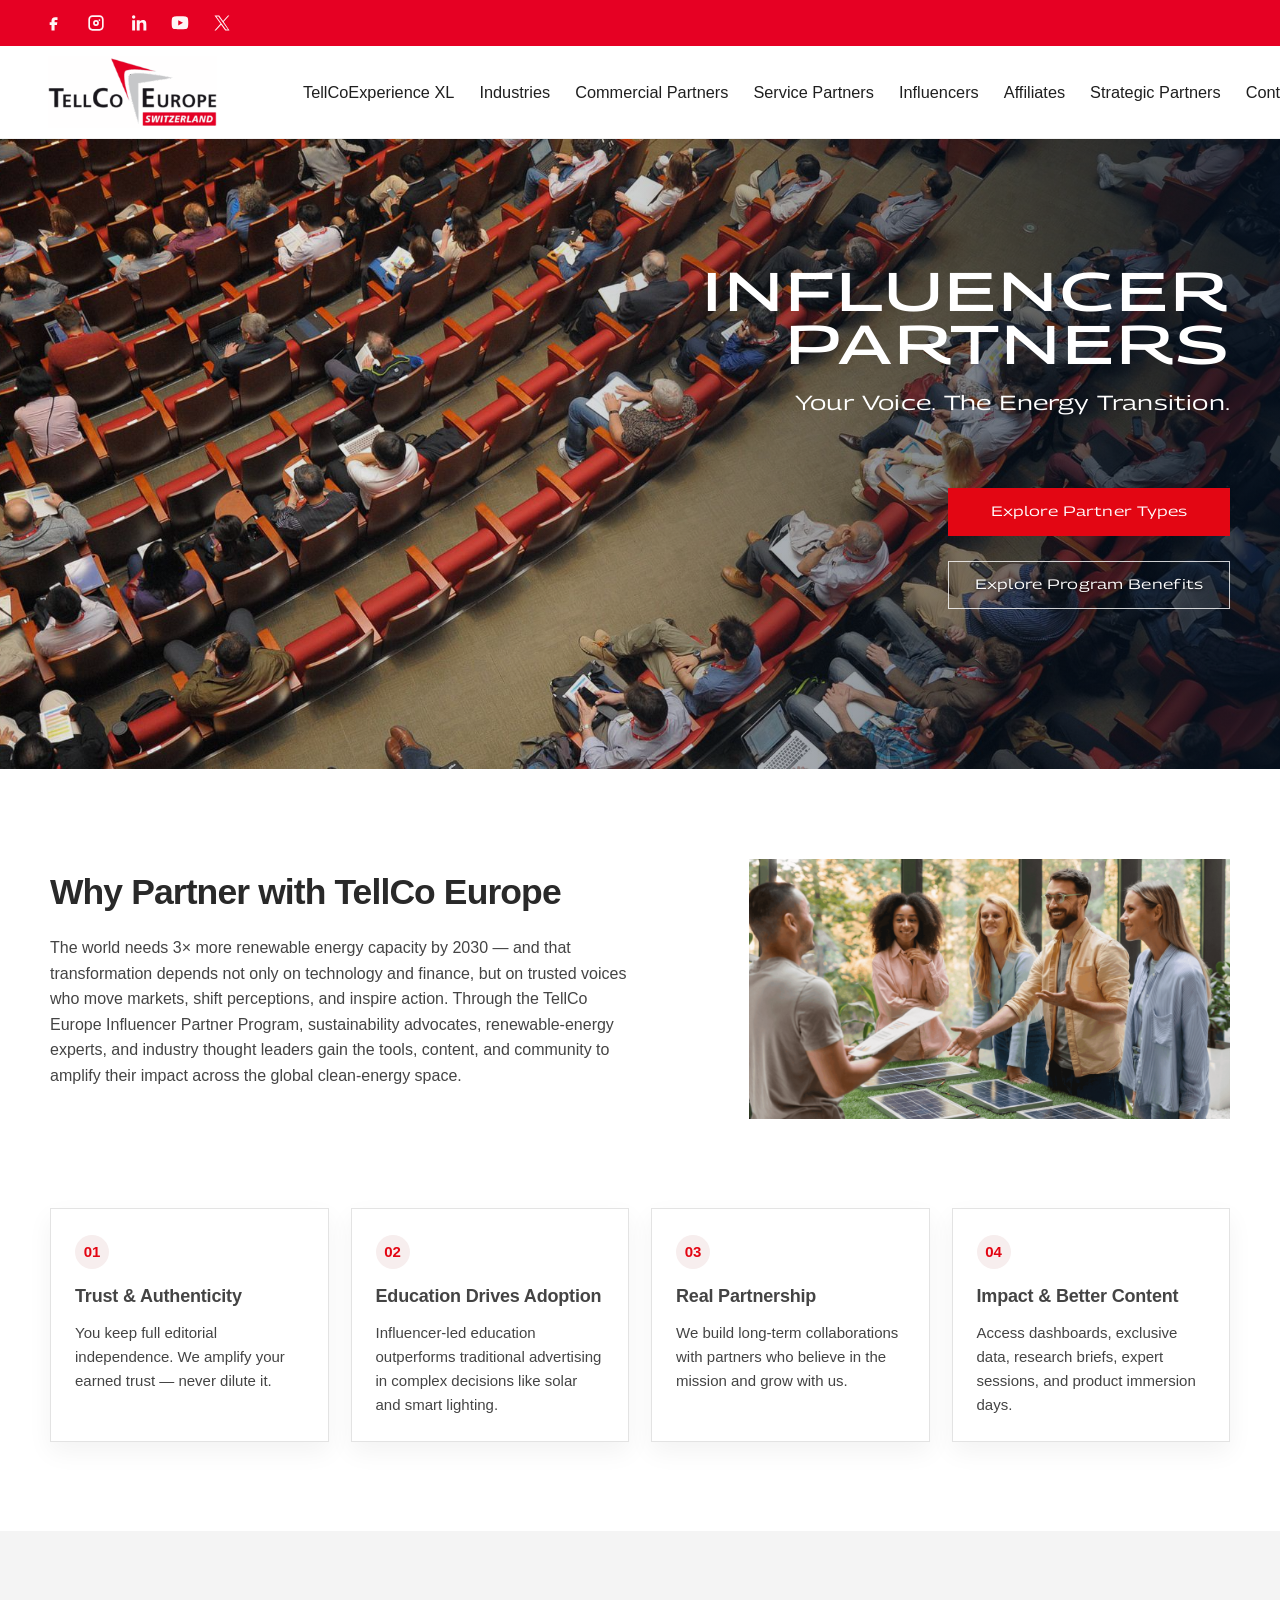
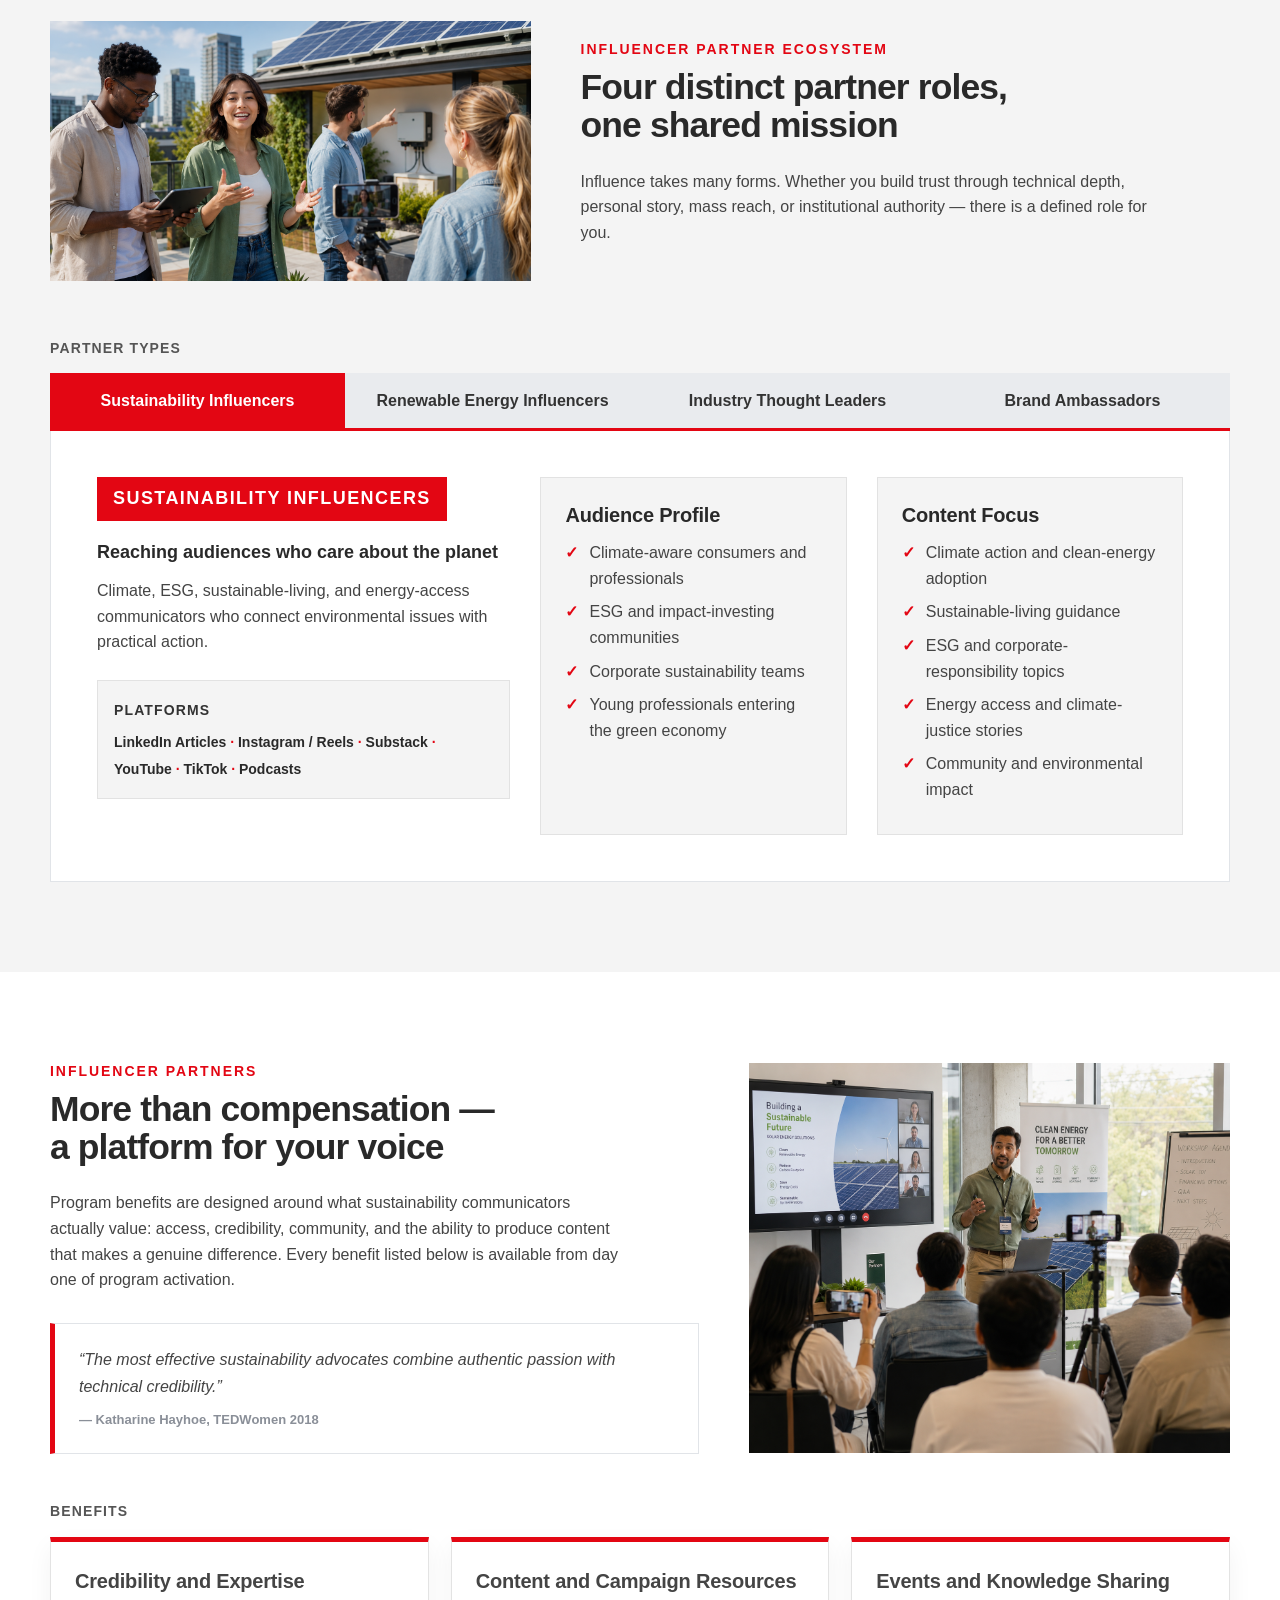
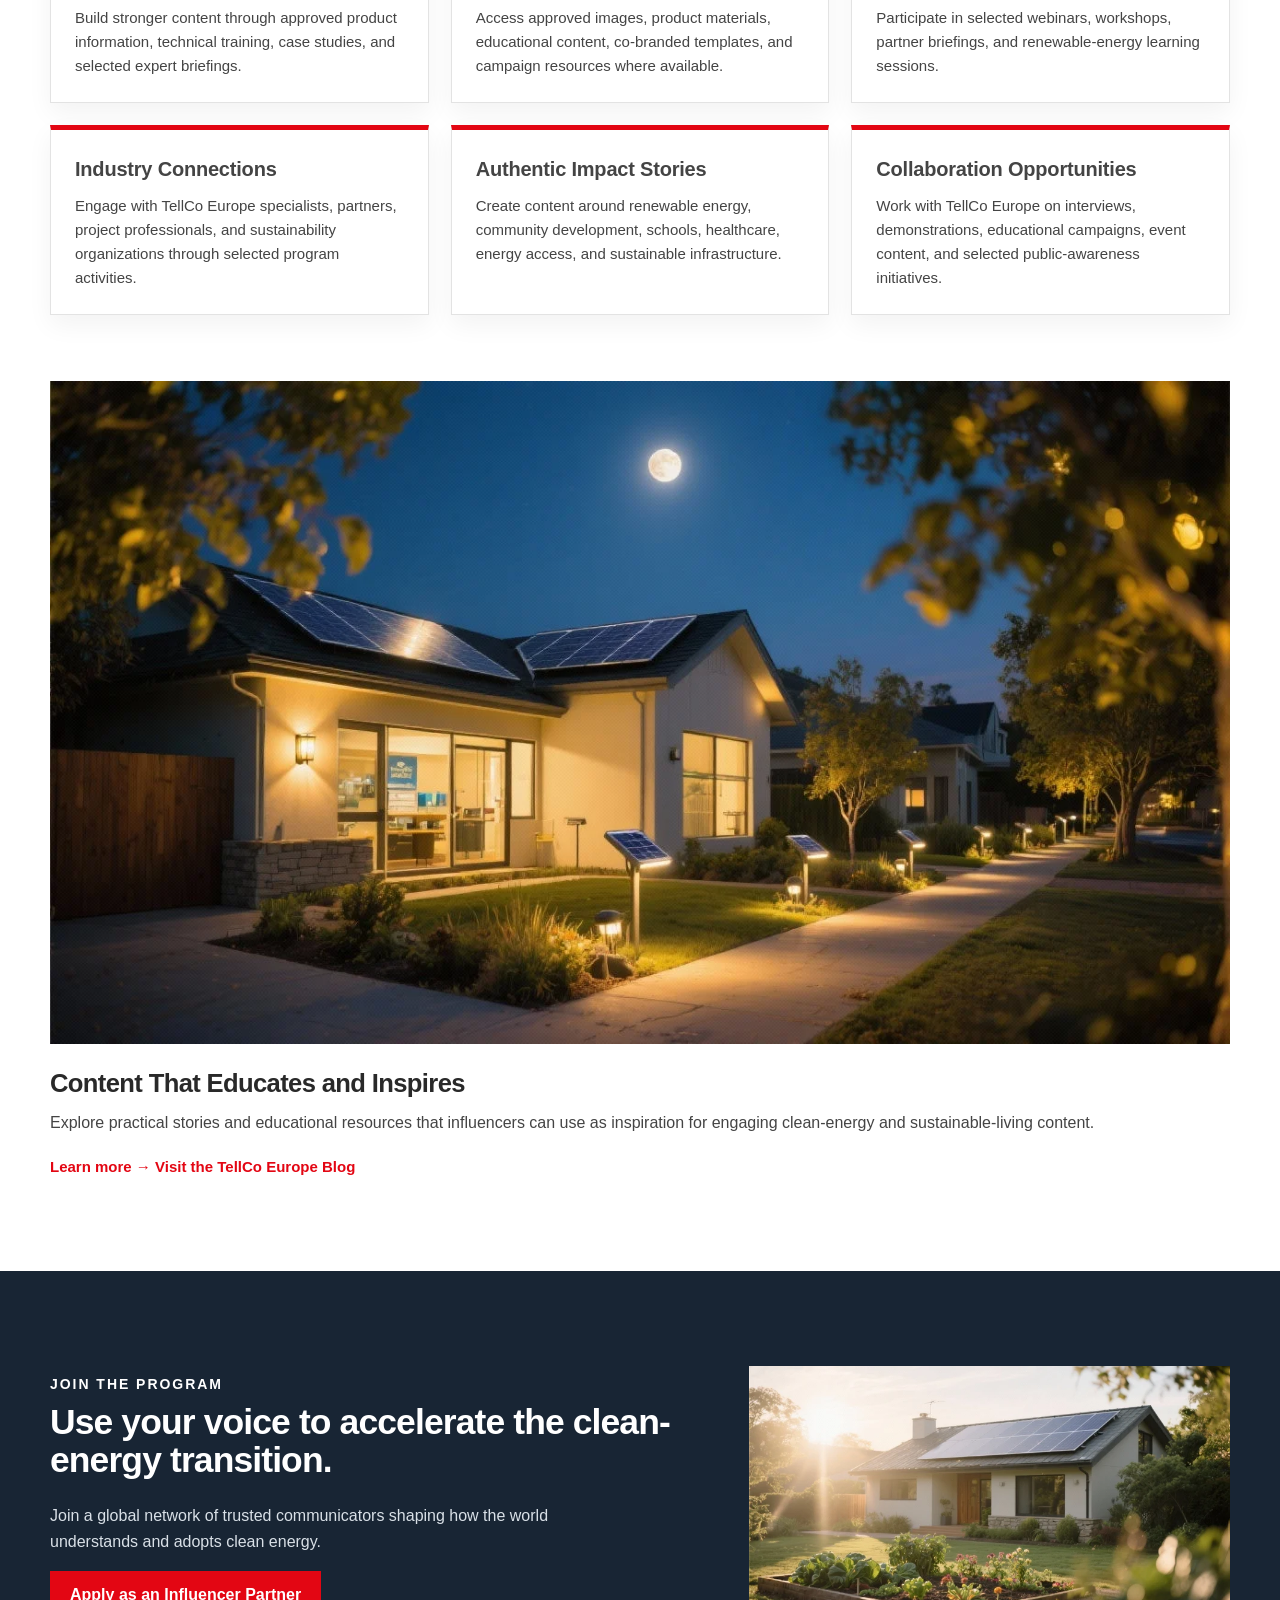
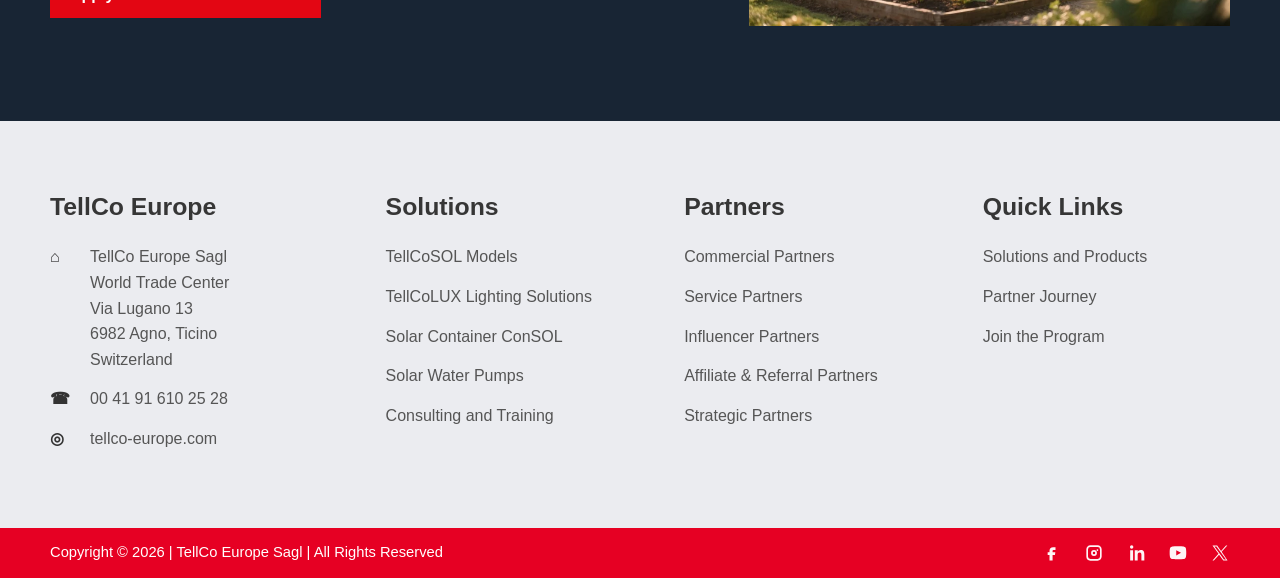
<file: influencers-partners.html>
<!doctype html>
<html lang="en">
<head>
  <!-- Google tag (gtag.js) -->
  <script async src="https://www.googletagmanager.com/gtag/js?id=G-MXQT1SG3SJ"></script>
  <script>
    window.dataLayer = window.dataLayer || [];
    function gtag(){dataLayer.push(arguments);}
    gtag('js', new Date());
    gtag('config', 'G-MXQT1SG3SJ');
  </script>
  <meta charset="utf-8">
  <meta name="viewport" content="width=device-width, initial-scale=1">
  <title>Influencer Partners — TellCoExperience XL</title>
  <meta name="description" content="Join the TellCo Europe Influencer Partner Program and use your voice to accelerate the global clean-energy transition.">
  <link rel="preconnect" href="https://fonts.googleapis.com">
  <link rel="preconnect" href="https://fonts.gstatic.com" crossorigin>
  <link href="https://fonts.googleapis.com/css2?family=Georama:wdth,wght@100..150,100..900&amp;family=Inter:wght@400;500&amp;family=Montserrat:wght@600;700&amp;family=Poppins:wght@500&amp;display=swap" rel="stylesheet">
  <link rel="stylesheet" href="styles.css">
  <style>
    :root{--influencer-red:#e30613;--influencer-ink:#292929;--influencer-muted:#444;--influencer-gray:#f4f4f4;--influencer-line:#e1e4e8}
    .influencer-page{font-family:"Helvetica Neue",Helvetica,Arial,sans-serif;color:var(--influencer-ink)}
    .influencer-container{width:min(100% - 48px,1180px);margin-inline:auto}
    .influencer-section{padding:clamp(58px,7vw,92px) 0}
    .influencer-section.is-gray{background:var(--influencer-gray)}
    .influencer-eyebrow{margin:0 0 10px;color:var(--influencer-red);font-size:13.2px;font-weight:800;line-height:1.5;letter-spacing:.14em;text-transform:uppercase}
    .influencer-heading{margin:0 0 24px;color:var(--influencer-ink);font-size:clamp(23.76px,2.772vw,37.62px);font-weight:700;line-height:1.08}
    .influencer-copy{margin:0 0 16px;color:var(--influencer-muted);font-size:16px;line-height:1.7}
    .influencer-split{display:grid;grid-template-columns:480.573px minmax(0,1fr);gap:50px;align-items:center}
    .influencer-split.is-image-right{grid-template-columns:minmax(0,1fr) 480.573px}
    .influencer-ecosystem-split{gap:50px}
    .influencer-placeholder{width:480.573px;max-width:100%;height:260px;border:1px dashed #a8afb8;background:repeating-linear-gradient(135deg,#f5f6f8,#f5f6f8 12px,#eceef1 12px,#eceef1 24px);display:grid;place-content:center;text-align:center;color:#7f8791}
    .influencer-placeholder span{font-size:11px;letter-spacing:2px}
    .influencer-placeholder strong{display:block;font-size:18px}
    .influencer-section-image{display:block;width:480.573px;max-width:100%;height:260px;object-fit:cover}
    .influencer-section-image.is-benefits{height:390px}
    .influencer-hero{position:relative;height:630px;overflow:hidden;background:linear-gradient(130deg,#26384b,#7893a5)}
.influencer-hero-image{position:absolute;inset:0;width:100%;height:100%;object-fit:cover;object-position:center}
.influencer-hero-overlay{position:absolute;inset:0;background:linear-gradient(90deg,rgba(4,16,31,.05),rgba(4,16,31,.14) 45%,rgba(4,16,31,.82))}
.influencer-hero-content{position:relative;display:flex;flex-direction:column;align-items:flex-end;padding-top:125px;color:#fff;text-align:right}
    .influencer-hero-title{margin:0;font-family:"Georama","Roboto Condensed",Arial,sans-serif;font-size:54.4px;font-weight:500;line-height:.98;letter-spacing:.035em;text-transform:uppercase;font-variation-settings:"wdth" 145,"wght" 500}
    .influencer-hero-subtitle{max-width:680px;margin:18px 0 0;font-family:"Georama","Roboto Condensed",Arial,sans-serif;font-size:20.4px;font-weight:400;line-height:1.35;letter-spacing:.01em;font-variation-settings:"wdth" 135,"wght" 400;font-stretch:135%}
    .influencer-hero-actions{display:flex;flex-direction:column;align-items:stretch;width:clamp(240px,22vw,300px);max-width:100%;gap:25px;margin-top:72px}
    .influencer-hero-button{display:inline-flex;align-items:center;justify-content:center;width:100%;min-height:48px;padding:14px 32px;border:1px solid var(--influencer-red);background:var(--influencer-red);color:#fff;font-family:"Georama","Roboto Condensed",Arial,sans-serif;font-size:13.6px;font-weight:400;line-height:1;letter-spacing:.01em;font-variation-settings:"wdth" 135,"wght" 400;text-align:center;white-space:nowrap}
    .influencer-hero-button.is-secondary{background:transparent;border-color:rgba(255,255,255,.8);color:#fff;text-shadow:0 1px 3px rgba(0,0,0,.7)}
    .influencer-hero-button.is-secondary:hover{background:#fff;color:#1f1f1f;text-shadow:none}
    .influencer-why-cards{padding-top:0}
    .influencer-why-grid{display:grid;grid-template-columns:repeat(4,minmax(0,1fr));gap:22px}
    .influencer-why-card,.influencer-benefit-card{border:1px solid #e3e3e3;background:#fff;padding:26px 24px 24px;box-shadow:0 10px 24px rgba(0,0,0,.05)}
    .influencer-why-number{width:34px;height:34px;margin-bottom:16px;border-radius:50%;background:#f7eeee;color:var(--influencer-red);display:flex;align-items:center;justify-content:center;font-size:15px;font-weight:800}
    .influencer-card-title{margin:0 0 10px;color:#444;font-size:16px;font-weight:800;line-height:1.7}
    .influencer-page .influencer-why-card .influencer-card-title{font-size:18px!important}
    .influencer-card-copy,.influencer-benefit-card li{margin:0;color:#444;font-size:16px;line-height:1.7}
    .influencer-tabs-label,.influencer-benefits-label{margin:0 0 16px;color:#555;font-size:14px;font-weight:800;line-height:1.5;letter-spacing:.08em;text-transform:uppercase}
    .influencer-page .influencer-tabs-label,.influencer-page .influencer-benefits-label{font-size:14px!important;font-weight:800!important}
    .influencer-tabs{display:grid;grid-template-columns:repeat(4,1fr);border-bottom:3px solid var(--influencer-red)}
    .influencer-tab{border:0;background:#e9ebee;padding:18px 12px;color:#333;font-weight:700;cursor:pointer}
    .influencer-tab.is-active{background:var(--influencer-red);color:#fff}
    .influencer-panel{border:1px solid var(--influencer-line);border-top:0;background:#fff;padding:46px;display:grid;grid-template-columns:1.35fr 1fr 1fr;gap:30px}
    .influencer-panel[hidden]{display:none}
    .influencer-type-label{display:table;width:auto;margin:0 0 20px;padding:10px 16px;background:var(--influencer-red);color:#fff;font-size:15px;font-weight:800;line-height:1.35;letter-spacing:.08em;text-transform:uppercase}
    .influencer-page .influencer-type-label{font-size:18px!important}
    .influencer-type-subtitle{margin:0 0 14px;font-size:18px;font-weight:800;line-height:1.4}
    .influencer-format,.influencer-list-card{border:1px solid #e2e2e2;background:var(--influencer-gray)}
    .influencer-format{margin-top:25px;padding:16px;font-size:14px!important;font-weight:700;line-height:1.9}
    .influencer-page .influencer-format strong{display:block;margin-bottom:6px;color:#333;font-size:14px!important;font-weight:800!important;text-transform:uppercase;letter-spacing:.08em}
    .influencer-format-dot{color:var(--influencer-red);font-weight:800}
    .influencer-list-card{padding:24px}
    .influencer-list-card h3{margin:0 0 12px;font-size:16px;font-weight:800}
    .influencer-list-card ul{margin:0;padding:0;list-style:none}
    .influencer-list-card li{position:relative;padding-left:24px;margin:8px 0;color:#444;font-size:16px;line-height:1.7}
    .influencer-list-card li::before{content:"✓";position:absolute;left:0;color:var(--influencer-red);font-weight:800}
    .influencer-benefit-intro{margin-bottom:58px}
    .influencer-quote{margin:30px 0 0;padding:22px 24px;border:1px solid var(--influencer-line);border-left:5px solid var(--influencer-red);background:#fff;color:#444;font-size:16px;font-style:italic;font-weight:400;line-height:1.7}
    .influencer-quote cite{display:block;margin-top:9px;color:#8a8f98;font-size:13px;font-style:normal;font-weight:600}
    .influencer-benefit-grid{display:grid;grid-template-columns:repeat(3,1fr);gap:22px}
    .influencer-benefit-card{border-top:5px solid var(--influencer-red)}
    .influencer-benefit-title{display:flex;align-items:center;gap:14px;margin-bottom:12px}
    .influencer-benefit-title h3{margin:0;color:#444;font-size:16px;font-weight:800;line-height:1.7}
    .influencer-page .influencer-benefit-title h3{margin-bottom:0!important}
    .influencer-benefit-card ul{margin:14px 0 0;padding-left:22px}
    .influencer-benefit-card li::marker{color:var(--influencer-red)}
    .influencer-section#benefits{padding-bottom:42px}
    .influencer-blog-feature{padding:24px 0 92px}
    .influencer-blog-image{display:block;width:100%;height:auto;aspect-ratio:16/9;object-fit:cover}
    .influencer-blog-caption{padding-top:26px}
    .influencer-blog-caption h2{margin:0 0 12px;color:var(--influencer-ink);font-size:clamp(22px,2vw,28px);font-weight:700;line-height:1.08}
    .influencer-blog-link{display:inline-block;margin-top:6px;color:var(--influencer-red);font-size:15px!important;font-weight:700}
    .influencer-join{padding:95px 0;background:#182534;color:#fff}
    .influencer-join .influencer-eyebrow,.influencer-join .influencer-heading{color:#fff}
    .influencer-join .influencer-copy{color:#d9e0e7}
    .influencer-join-button{display:inline-flex;padding:14px 20px;background:var(--influencer-red);color:#fff;font-weight:700}
    .influencer-join .influencer-placeholder{border-color:#718092;background:repeating-linear-gradient(135deg,#27384a,#27384a 12px,#31465b 12px,#31465b 24px);color:#dbe1e7}
    @media(max-width:1199px){.influencer-hero-title{font-size:38.4px;line-height:1;letter-spacing:.015em;font-variation-settings:"wdth" 128,"wght" 500}.influencer-hero-subtitle{font-size:18.7px;letter-spacing:.008em}.influencer-hero-button{font-size:12.75px;letter-spacing:.008em}}
    @media(max-width:1000px){.influencer-split,.influencer-split.is-image-right{grid-template-columns:1fr 1fr;gap:40px}.influencer-why-grid{grid-template-columns:repeat(2,1fr)}.influencer-tabs{grid-template-columns:repeat(2,1fr)}.influencer-panel{grid-template-columns:1fr 1fr}.influencer-panel-main{grid-column:1/-1}}
    @media(max-width:809px){.influencer-hero-title{font-size:21.6px;font-weight:600;line-height:1.04;letter-spacing:0;font-variation-settings:"wdth" 100,"wght" 600}.influencer-hero-subtitle{max-width:350px;margin-top:12px;font-size:14.45px;letter-spacing:.006em}.influencer-hero-actions{width:240px;margin-top:28px;gap:22px}.influencer-hero-button{padding:13px 26px;font-size:11.9px;letter-spacing:.006em}}
@media(max-width:700px){.influencer-container{width:min(100% - 32px,1180px)}.influencer-split,.influencer-split.is-image-right,.influencer-why-grid,.influencer-benefit-grid,.influencer-tabs,.influencer-panel{grid-template-columns:1fr}.influencer-panel{padding:25px}.influencer-panel-main{grid-column:auto}.influencer-hero{height:620px}.influencer-hero-image{object-position:center}.influencer-hero-overlay{background:rgba(4,16,31,.68)}.influencer-hero-content{align-items:center;padding-top:95px;text-align:center}}
  </style>
</head>
<body>
  <a class="skip-link" href="#main">Skip to content</a>

  <div class="topbar" aria-label="TellCo utility links">
    <div class="container topbar-inner">
      <div class="social-links" aria-label="Social links">
        <a href="https://www.facebook.com/Tellcoeuropeoffical" target="_blank" rel="noopener noreferrer" aria-label="TellCo Europe on Facebook" class="social-icon"><svg viewBox="0 0 24 24" aria-hidden="true"><path d="M14 8.5h2.2V5h-2.8C10.4 5 9 6.8 9 9.4V11H6.8v3.4H9V21h3.7v-6.6h2.8L16 11h-3.3V9.8c0-.9.4-1.3 1.3-1.3Z"/></svg></a>
        <a href="https://www.instagram.com/tellcoeuropeofficial/" target="_blank" rel="noopener noreferrer" aria-label="TellCo Europe on Instagram" class="social-icon"><svg viewBox="0 0 24 24" aria-hidden="true"><path d="M7.7 2.8h8.6c2.7 0 4.9 2.2 4.9 4.9v8.6c0 2.7-2.2 4.9-4.9 4.9H7.7a4.9 4.9 0 0 1-4.9-4.9V7.7c0-2.7 2.2-4.9 4.9-4.9Zm0 2A2.9 2.9 0 0 0 4.8 7.7v8.6a2.9 2.9 0 0 0 2.9 2.9h8.6a2.9 2.9 0 0 0 2.9-2.9V7.7a2.9 2.9 0 0 0-2.9-2.9H7.7Zm4.3 3.7a3.5 3.5 0 1 1 0 7 3.5 3.5 0 0 1 0-7Zm0 2a1.5 1.5 0 1 0 0 3 1.5 1.5 0 0 0 0-3Zm4.1-3.1a1 1 0 1 1 0 2.1 1 1 0 0 1 0-2.1Z"/></svg></a>
        <a href="https://www.linkedin.com/company/tellco-europe-sagl-switzerland/" target="_blank" rel="noopener noreferrer" aria-label="TellCo Europe on LinkedIn" class="social-icon"><svg viewBox="0 0 24 24" aria-hidden="true"><path d="M5 8.7h3.5V21H5V8.7Zm1.8-5.9a2 2 0 1 1 0 4.1 2 2 0 0 1 0-4.1ZM10.8 8.7h3.3v1.7h.1c.5-.9 1.7-2 3.5-2 3.7 0 4.3 2.4 4.3 5.5V21h-3.5v-6.3c0-1.5 0-3.4-2.1-3.4s-2.4 1.6-2.4 3.3V21h-3.5V8.7Z"/></svg></a>
        <a href="https://www.youtube.com/channel/UCJPmVI-EG29OVMQisPmbQMA?view_as=subscriber" target="_blank" rel="noopener noreferrer" aria-label="TellCo Europe on YouTube" class="social-icon"><svg viewBox="0 0 24 24" aria-hidden="true"><path d="M21.6 7.2s-.2-1.5-.9-2.1c-.9-.9-1.9-.9-2.4-1C15 3.8 12 3.8 12 3.8h-.1s-3 0-6.3.3c-.5.1-1.5.1-2.4 1-.7.6-.9 2.1-.9 2.1S2 9 2 10.8v1.7c0 1.8.3 3.6.3 3.6s.2 1.5.9 2.1c.9.9 2.1.9 2.6 1 1.9.2 6.2.3 6.2.3s3 0 6.3-.3c.5-.1 1.5-.1 2.4-1 .7-.6.9-2.1.9-2.1s.3-1.8.3-3.6v-1.7c0-1.8-.3-3.6-.3-3.6ZM9.9 14.9V8.7l5.7 3.1-5.7 3.1Z"/></svg></a>
        <a href="https://x.com/TellCo__Europe" target="_blank" rel="noopener noreferrer" aria-label="TellCo Europe on X" class="social-icon social-x"><svg viewBox="0 0 24 24" aria-hidden="true"><path d="M14.2 10.3 21.8 2h-1.8l-6.6 7.2L8.2 2H2l8 11.1L2 22h1.8l7-7.7 5.6 7.7H22l-7.8-11.7Zm-2.5 2.8-.8-1.1L4.5 3.4h2.8l5.1 6.9.8 1.1 6.8 9.2h-2.8l-5.5-7.5Z"/></svg></a>
      </div>
    </div>
  </div>

  <header class="site-header" data-header>
    <div class="container nav-shell">
      <a class="brand" href="index.html" aria-label="TellCoExperience XL home"><img src="assets/logo.png" alt="TellCo Europe Switzerland" class="brand-logo"></a>
      <button class="mobile-toggle" type="button" data-nav-toggle aria-controls="primary-navigation" aria-expanded="false"><span></span><span></span><span></span><span class="visually-hidden">Open navigation</span></button>
      <nav class="primary-nav" id="primary-navigation" data-nav aria-label="Primary navigation">
        <a href="index.html">TellCoExperience XL</a>
        <a href="industries.html">Industries</a>
        <a href="commercial-partners.html">Commercial Partners</a>
        <a href="service-partners.html">Service Partners</a>
        <a href="influencers-partners.html" aria-current="page">Influencers</a>
        <a href="affiliates-partners.html">Affiliates</a>
        <a href="strategic-partners.html">Strategic Partners</a>
        <a href="contact.html">Contact</a>
      </nav>
    </div>
  </header>

  <main id="main" class="influencer-page site-content-typography">
    <section class="influencer-hero" aria-labelledby="influencer-hero-title">
      <img class="influencer-hero-image" src="assets/influencer-event.jpg" alt="Audience attending an influencer and sustainability event">
      <div class="influencer-hero-overlay" aria-hidden="true"></div>
      <div class="influencer-container influencer-hero-content">
        <h1 class="influencer-hero-title" id="influencer-hero-title">Influencer<br>Partners</h1>
        <p class="influencer-hero-subtitle">Your Voice. The Energy Transition.</p>
        <div class="influencer-hero-actions">
          <a class="influencer-hero-button" href="#partner-types">Explore Partner Types</a>
          <a class="influencer-hero-button is-secondary" href="#benefits">Explore Program Benefits</a>
        </div>
      </div>
    </section>

    <section class="influencer-section">
      <div class="influencer-container influencer-split is-image-right">
        <div>
          <h2 class="influencer-heading">Why Partner with TellCo Europe</h2>
          <p class="influencer-copy">The world needs 3× more renewable energy capacity by 2030 — and that transformation depends not only on technology and finance, but on trusted voices who move markets, shift perceptions, and inspire action. Through the TellCo Europe Influencer Partner Program, sustainability advocates, renewable‑energy experts, and industry thought leaders gain the tools, content, and community to amplify their impact across the global clean‑energy space.</p>
        </div>
        <img class="influencer-section-image" src="assets/Development-Social-People.webp" alt="Partners discussing clean-energy solutions around a display of solar panels">
      </div>
    </section>

    <section class="influencer-section influencer-why-cards">
      <div class="influencer-container influencer-why-grid">
        <article class="influencer-why-card"><span class="influencer-why-number">01</span><h3 class="influencer-card-title">Trust &amp; Authenticity</h3><p class="influencer-card-copy">You keep full editorial independence. We amplify your earned trust — never dilute it.</p></article>
        <article class="influencer-why-card"><span class="influencer-why-number">02</span><h3 class="influencer-card-title">Education Drives Adoption</h3><p class="influencer-card-copy">Influencer-led education outperforms traditional advertising in complex decisions like solar and smart lighting.</p></article>
        <article class="influencer-why-card"><span class="influencer-why-number">03</span><h3 class="influencer-card-title">Real Partnership</h3><p class="influencer-card-copy">We build long-term collaborations with partners who believe in the mission and grow with us.</p></article>
        <article class="influencer-why-card"><span class="influencer-why-number">04</span><h3 class="influencer-card-title">Impact &amp; Better Content</h3><p class="influencer-card-copy">Access dashboards, exclusive data, research briefs, expert sessions, and product immersion days.</p></article>
      </div>
    </section>

    <section class="influencer-section is-gray" id="partner-types">
      <div class="influencer-container influencer-split influencer-ecosystem-split" style="margin-bottom:58px">
        <img class="influencer-section-image" src="assets/influencer-in-video.png" alt="Influencer team filming clean-energy educational content">
        <div><p class="influencer-eyebrow">Influencer Partner Ecosystem</p><h2 class="influencer-heading">Four distinct partner roles,<br>one shared mission</h2><p class="influencer-copy">Influence takes many forms. Whether you build trust through technical depth, personal story, mass reach, or institutional authority — there is a defined role for you.</p></div>
      </div>
      <div class="influencer-container">
        <p class="influencer-tabs-label">Partner Types</p>
        <div class="influencer-tabs" role="tablist" aria-label="Influencer partner types">
          <button class="influencer-tab is-active" type="button" role="tab" aria-selected="true" aria-controls="type-sustainability" id="tab-sustainability">Sustainability Influencers</button>
          <button class="influencer-tab" type="button" role="tab" aria-selected="false" aria-controls="type-renewable" id="tab-renewable">Renewable Energy Influencers</button>
          <button class="influencer-tab" type="button" role="tab" aria-selected="false" aria-controls="type-thought" id="tab-thought">Industry Thought Leaders</button>
          <button class="influencer-tab" type="button" role="tab" aria-selected="false" aria-controls="type-ambassadors" id="tab-ambassadors">Brand Ambassadors</button>
        </div>
        <div class="influencer-panel" role="tabpanel" id="type-sustainability" aria-labelledby="tab-sustainability">
          <div class="influencer-panel-main"><h2 class="influencer-type-label">Sustainability Influencers</h2><h3 class="influencer-type-subtitle">Reaching audiences who care about the planet</h3><p class="influencer-copy">Climate, ESG, sustainable-living, and energy-access communicators who connect environmental issues with practical action.</p><div class="influencer-format"><strong>PLATFORMS</strong>LinkedIn Articles <span class="influencer-format-dot">·</span> Instagram / Reels <span class="influencer-format-dot">·</span> Substack <span class="influencer-format-dot">·</span> YouTube <span class="influencer-format-dot">·</span> TikTok <span class="influencer-format-dot">·</span> Podcasts</div></div>
          <div class="influencer-list-card"><h3>Audience Profile</h3><ul><li>Climate-aware consumers and professionals</li><li>ESG and impact-investing communities</li><li>Corporate sustainability teams</li><li>Young professionals entering the green economy</li></ul></div>
          <div class="influencer-list-card"><h3>Content Focus</h3><ul><li>Climate action and clean-energy adoption</li><li>Sustainable-living guidance</li><li>ESG and corporate-responsibility topics</li><li>Energy access and climate-justice stories</li><li>Community and environmental impact</li></ul></div>
        </div>
        <div class="influencer-panel" role="tabpanel" id="type-renewable" aria-labelledby="tab-renewable" hidden>
          <div class="influencer-panel-main"><h2 class="influencer-type-label">Renewable Energy Influencers</h2><h3 class="influencer-type-subtitle">Making clean-energy technology easier to understand</h3><p class="influencer-copy">Solar, storage, smart-lighting, off-grid, and energy-efficiency educators who translate technical solutions into practical information.</p><div class="influencer-format"><strong>PLATFORMS</strong>YouTube <span class="influencer-format-dot">·</span> LinkedIn <span class="influencer-format-dot">·</span> Technical Blogs <span class="influencer-format-dot">·</span> Webinars <span class="influencer-format-dot">·</span> Podcasts <span class="influencer-format-dot">·</span> Instagram</div></div>
          <div class="influencer-list-card"><h3>Audience Profile</h3><ul><li>Solar and clean-technology professionals</li><li>Engineers, installers, and contractors</li><li>Homeowners and business decision-makers</li><li>Energy-independence and off-grid communities</li></ul></div>
          <div class="influencer-list-card"><h3>Content Focus</h3><ul><li>Solar and battery-storage education</li><li>Product demonstrations and comparisons</li><li>Off-grid and backup-power solutions</li><li>Smart lighting and energy efficiency</li><li>Technical explainers and project applications</li></ul></div>
        </div>
        <div class="influencer-panel" role="tabpanel" id="type-thought" aria-labelledby="tab-thought" hidden>
          <div class="influencer-panel-main"><h2 class="influencer-type-label">Industry Thought Leaders</h2><h3 class="influencer-type-subtitle">Shaping professional conversations and market decisions</h3><p class="influencer-copy">Executives, consultants, analysts, researchers, and specialists who influence business, policy, investment, and infrastructure decisions.</p><div class="influencer-format"><strong>PLATFORMS</strong>LinkedIn <span class="influencer-format-dot">·</span> Industry Publications <span class="influencer-format-dot">·</span> Conferences <span class="influencer-format-dot">·</span> Webinars <span class="influencer-format-dot">·</span> Podcasts <span class="influencer-format-dot">·</span> Research Briefs</div></div>
          <div class="influencer-list-card"><h3>Audience Profile</h3><ul><li>Corporate and institutional decision-makers</li><li>Government and public-sector professionals</li><li>Investors and project developers</li><li>Consultants, engineers, and industry associations</li></ul></div>
          <div class="influencer-list-card"><h3>Content Focus</h3><ul><li>Renewable-energy market trends</li><li>Infrastructure and investment opportunities</li><li>Policy, regulation, and procurement</li><li>ESG strategy and sustainable development</li><li>Project finance and implementation models</li></ul></div>
        </div>
        <div class="influencer-panel" role="tabpanel" id="type-ambassadors" aria-labelledby="tab-ambassadors" hidden>
          <div class="influencer-panel-main"><h2 class="influencer-type-label">Brand Ambassadors</h2><h3 class="influencer-type-subtitle">Building long-term trust through consistent advocacy</h3><p class="influencer-copy">Committed partners who represent TellCo Europe through recurring content, campaigns, events, and authentic product or project storytelling.</p><div class="influencer-format"><strong>PLATFORMS</strong>Instagram <span class="influencer-format-dot">·</span> YouTube <span class="influencer-format-dot">·</span> LinkedIn <span class="influencer-format-dot">·</span> TikTok <span class="influencer-format-dot">·</span> Events <span class="influencer-format-dot">·</span> Email Newsletters</div></div>
          <div class="influencer-list-card"><h3>Audience Profile</h3><ul><li>Engaged sustainability communities</li><li>Customers interested in practical clean-energy solutions</li><li>Professional and local-market networks</li><li>Followers who value trusted recommendations</li></ul></div>
          <div class="influencer-list-card"><h3>Content Focus</h3><ul><li>TellCo Europe product and solution stories</li><li>Product demonstrations and educational campaigns</li><li>Event and workshop participation</li><li>Partner interviews and behind-the-scenes content</li><li>Long-term sustainability and brand awareness campaigns</li></ul></div>
        </div>
      </div>
    </section>

    <section class="influencer-section" id="benefits">
      <div class="influencer-container influencer-split influencer-benefit-intro is-image-right">
        <div><p class="influencer-eyebrow">Influencer Partners</p><h2 class="influencer-heading">More than compensation —<br>a platform for your voice</h2><p class="influencer-copy">Program benefits are designed around what sustainability communicators actually value: access, credibility, community, and the ability to produce content that makes a genuine difference. Every benefit listed below is available from day one of program activation.</p><blockquote class="influencer-quote">“The most effective sustainability advocates combine authentic passion with technical credibility.”<cite>— Katharine Hayhoe, TEDWomen 2018</cite></blockquote></div>
        <img class="influencer-section-image is-benefits" src="assets/influencers-voice.png" alt="Clean-energy educator presenting a sustainability workshop to an audience">
      </div>
      <div class="influencer-container"><p class="influencer-benefits-label">Benefits</p><div class="influencer-benefit-grid">
        <article class="influencer-benefit-card"><div class="influencer-benefit-title"><h3>Credibility and Expertise</h3></div><p class="influencer-card-copy">Build stronger content through approved product information, technical training, case studies, and selected expert briefings.</p></article>
        <article class="influencer-benefit-card"><div class="influencer-benefit-title"><h3>Content and Campaign Resources</h3></div><p class="influencer-card-copy">Access approved images, product materials, educational content, co-branded templates, and campaign resources where available.</p></article>
        <article class="influencer-benefit-card"><div class="influencer-benefit-title"><h3>Events and Knowledge Sharing</h3></div><p class="influencer-card-copy">Participate in selected webinars, workshops, partner briefings, and renewable-energy learning sessions.</p></article>
        <article class="influencer-benefit-card"><div class="influencer-benefit-title"><h3>Industry Connections</h3></div><p class="influencer-card-copy">Engage with TellCo Europe specialists, partners, project professionals, and sustainability organizations through selected program activities.</p></article>
        <article class="influencer-benefit-card"><div class="influencer-benefit-title"><h3>Authentic Impact Stories</h3></div><p class="influencer-card-copy">Create content around renewable energy, community development, schools, healthcare, energy access, and sustainable infrastructure.</p></article>
        <article class="influencer-benefit-card"><div class="influencer-benefit-title"><h3>Collaboration Opportunities</h3></div><p class="influencer-card-copy">Work with TellCo Europe on interviews, demonstrations, educational campaigns, event content, and selected public-awareness initiatives.</p></article>
      </div></div>
    </section>

    <section class="influencer-blog-feature" aria-labelledby="influencer-blog-title">
      <div class="influencer-container">
        <img class="influencer-blog-image" src="assets/influencers-blog.webp" width="1280" height="720" alt="Solar-powered home and pathway lighting at night">
        <div class="influencer-blog-caption">
          <h2 id="influencer-blog-title">Content That Educates and Inspires</h2>
          <p class="influencer-copy">Explore practical stories and educational resources that influencers can use as inspiration for engaging clean-energy and sustainable-living content.</p>
          <a class="influencer-blog-link" href="https://www.tellco-europe.shop/blogs/news/5-benefits-of-solar-lighting-for-your-home-and-business-1?utm_source=chatgpt.com" target="_blank" rel="noopener noreferrer">Learn more → Visit the TellCo Europe Blog</a>
        </div>
      </div>
    </section>

    <section class="influencer-join" id="join">
      <div class="influencer-container influencer-split is-image-right">
        <div><p class="influencer-eyebrow">Join the Program</p><h2 class="influencer-heading">Use your voice to accelerate the clean-energy transition.</h2><p class="influencer-copy">Join a global network of trusted communicators shaping how the world understands and adopts clean energy.</p><a class="influencer-join-button" href="contact.html">Apply as an Influencer Partner</a></div>
        <img class="influencer-section-image" src="assets/Promoting_Green_Lifestyles.webp" alt="Promoting greener lifestyles through sustainable choices">
      </div>
    </section>
  </main>

  <footer class="site-footer partner-page-footer">
    <div class="container footer-main">
      <div><h2>TellCo Europe</h2><ul class="contact-list"><li><span aria-hidden="true">⌂</span>TellCo Europe Sagl<br>World Trade Center<br>Via Lugano 13<br>6982 Agno, Ticino<br>Switzerland</li><li><span aria-hidden="true">☎</span>00 41 91 610 25 28</li><li><span aria-hidden="true">◎</span>tellco-europe.com</li></ul></div>
      <div><h2>Solutions</h2><ul><li><a href="https://tellco-europe.com/tellcosol-models/">TellCoSOL Models</a></li><li><a href="https://tellco-europe.com/solar-led-lights/">TellCoLUX Lighting Solutions</a></li><li><a href="https://tellco-europe.com/solar-containers-consol/">Solar Container ConSOL</a></li><li><a href="https://tellco-europe.com/solar-water-pump/">Solar Water Pumps</a></li><li><a href="https://tellco-europe.com/consultancy-and-training/">Consulting and Training</a></li></ul></div>
      <div><h2>Partners</h2>
        <ul>
          <li><a href="commercial-partners.html">Commercial Partners</a></li>
          <li><a href="service-partners.html">Service Partners</a></li>
          <li><a href="influencers-partners.html">Influencer Partners</a></li>
          <li><a href="affiliates-partners.html">Affiliate &amp; Referral Partners</a></li>
          <li><a href="strategic-partners.html">Strategic Partners</a></li>
        </ul></div>
      <div><h2>Quick Links</h2>
        <ul>
          <li><a href="index.html#products">Solutions and Products</a></li>
          <li><a href="index.html#partner-journey">Partner Journey</a></li>
          <li><a href="contact.html">Join the Program</a></li>
        </ul></div>
    </div>
    <div class="footer-bottom"><div class="container footer-bottom-inner"><span>Copyright © 2026 | TellCo Europe Sagl | All Rights Reserved</span><div class="social-links" aria-label="Footer social links">
      <a href="https://www.facebook.com/Tellcoeuropeoffical" aria-label="Facebook" class="social-icon"><svg viewBox="0 0 24 24" aria-hidden="true"><path d="M14 8.5h2.2V5h-2.8C10.4 5 9 6.8 9 9.4V11H6.8v3.4H9V21h3.7v-6.6h2.8L16 11h-3.3V9.8c0-.9.4-1.3 1.3-1.3Z"/></svg></a>
      <a href="https://www.instagram.com/tellcoeuropeofficial/" aria-label="Instagram" class="social-icon"><svg viewBox="0 0 24 24" aria-hidden="true"><path d="M7.7 2.8h8.6c2.7 0 4.9 2.2 4.9 4.9v8.6c0 2.7-2.2 4.9-4.9 4.9H7.7a4.9 4.9 0 0 1-4.9-4.9V7.7c0-2.7 2.2-4.9 4.9-4.9Zm0 2A2.9 2.9 0 0 0 4.8 7.7v8.6a2.9 2.9 0 0 0 2.9 2.9h8.6a2.9 2.9 0 0 0 2.9-2.9V7.7a2.9 2.9 0 0 0-2.9-2.9H7.7Zm4.3 3.7a3.5 3.5 0 1 1 0 7 3.5 3.5 0 0 1 0-7Zm0 2a1.5 1.5 0 1 0 0 3 1.5 1.5 0 0 0 0-3Zm4.1-3.1a1 1 0 1 1 0 2.1 1 1 0 0 1 0-2.1Z"/></svg></a>
      <a href="https://www.linkedin.com/company/tellco-europe-sagl-switzerland/" aria-label="LinkedIn" class="social-icon"><svg viewBox="0 0 24 24" aria-hidden="true"><path d="M5 8.7h3.5V21H5V8.7Zm1.8-5.9a2 2 0 1 1 0 4.1 2 2 0 0 1 0-4.1ZM10.8 8.7h3.3v1.7h.1c.5-.9 1.7-2 3.5-2 3.7 0 4.3 2.4 4.3 5.5V21h-3.5v-6.3c0-1.5 0-3.4-2.1-3.4s-2.4 1.6-2.4 3.3V21h-3.5V8.7Z"/></svg></a>
      <a href="https://www.youtube.com/channel/UCJPmVI-EG29OVMQisPmbQMA?view_as=subscriber" aria-label="YouTube" class="social-icon"><svg viewBox="0 0 24 24" aria-hidden="true"><path d="M21.6 7.2s-.2-1.5-.9-2.1c-.9-.9-1.9-.9-2.4-1C15 3.8 12 3.8 12 3.8h-.1s-3 0-6.3.3c-.5.1-1.5.1-2.4 1-.7.6-.9 2.1-.9 2.1S2 9 2 10.8v1.7c0 1.8.3 3.6.3 3.6s.2 1.5.9 2.1c.9.9 2.1.9 2.6 1 1.9.2 6.2.3 6.2.3s3 0 6.3-.3c.5-.1 1.5-.1 2.4-1 .7-.6.9-2.1.9-2.1s.3-1.8.3-3.6v-1.7c0-1.8-.3-3.6-.3-3.6ZM9.9 14.9V8.7l5.7 3.1-5.7 3.1Z"/></svg></a>
      <a href="https://x.com/TellCo__Europe" aria-label="X" class="social-icon social-x"><svg viewBox="0 0 24 24" aria-hidden="true"><path d="M14.2 10.3 21.8 2h-1.8l-6.6 7.2L8.2 2H2l8 11.1L2 22h1.8l7-7.7 5.6 7.7H22l-7.8-11.7Zm-2.5 2.8-.8-1.1L4.5 3.4h2.8l5.1 6.9.8 1.1 6.8 9.2h-2.8l-5.5-7.5Z"/></svg></a>
    </div></div></div>
  </footer>

  <script src="script.js"></script>
  <script>
    document.querySelectorAll('.influencer-tab').forEach(function(tab){
      tab.addEventListener('click',function(){
        document.querySelectorAll('.influencer-tab').forEach(function(item){item.classList.remove('is-active');item.setAttribute('aria-selected','false');});
        document.querySelectorAll('.influencer-panel').forEach(function(panel){panel.hidden=true;});
        tab.classList.add('is-active');
        tab.setAttribute('aria-selected','true');
        document.getElementById(tab.getAttribute('aria-controls')).hidden=false;
      });
    });
  </script>
</body>
</html>
</file>
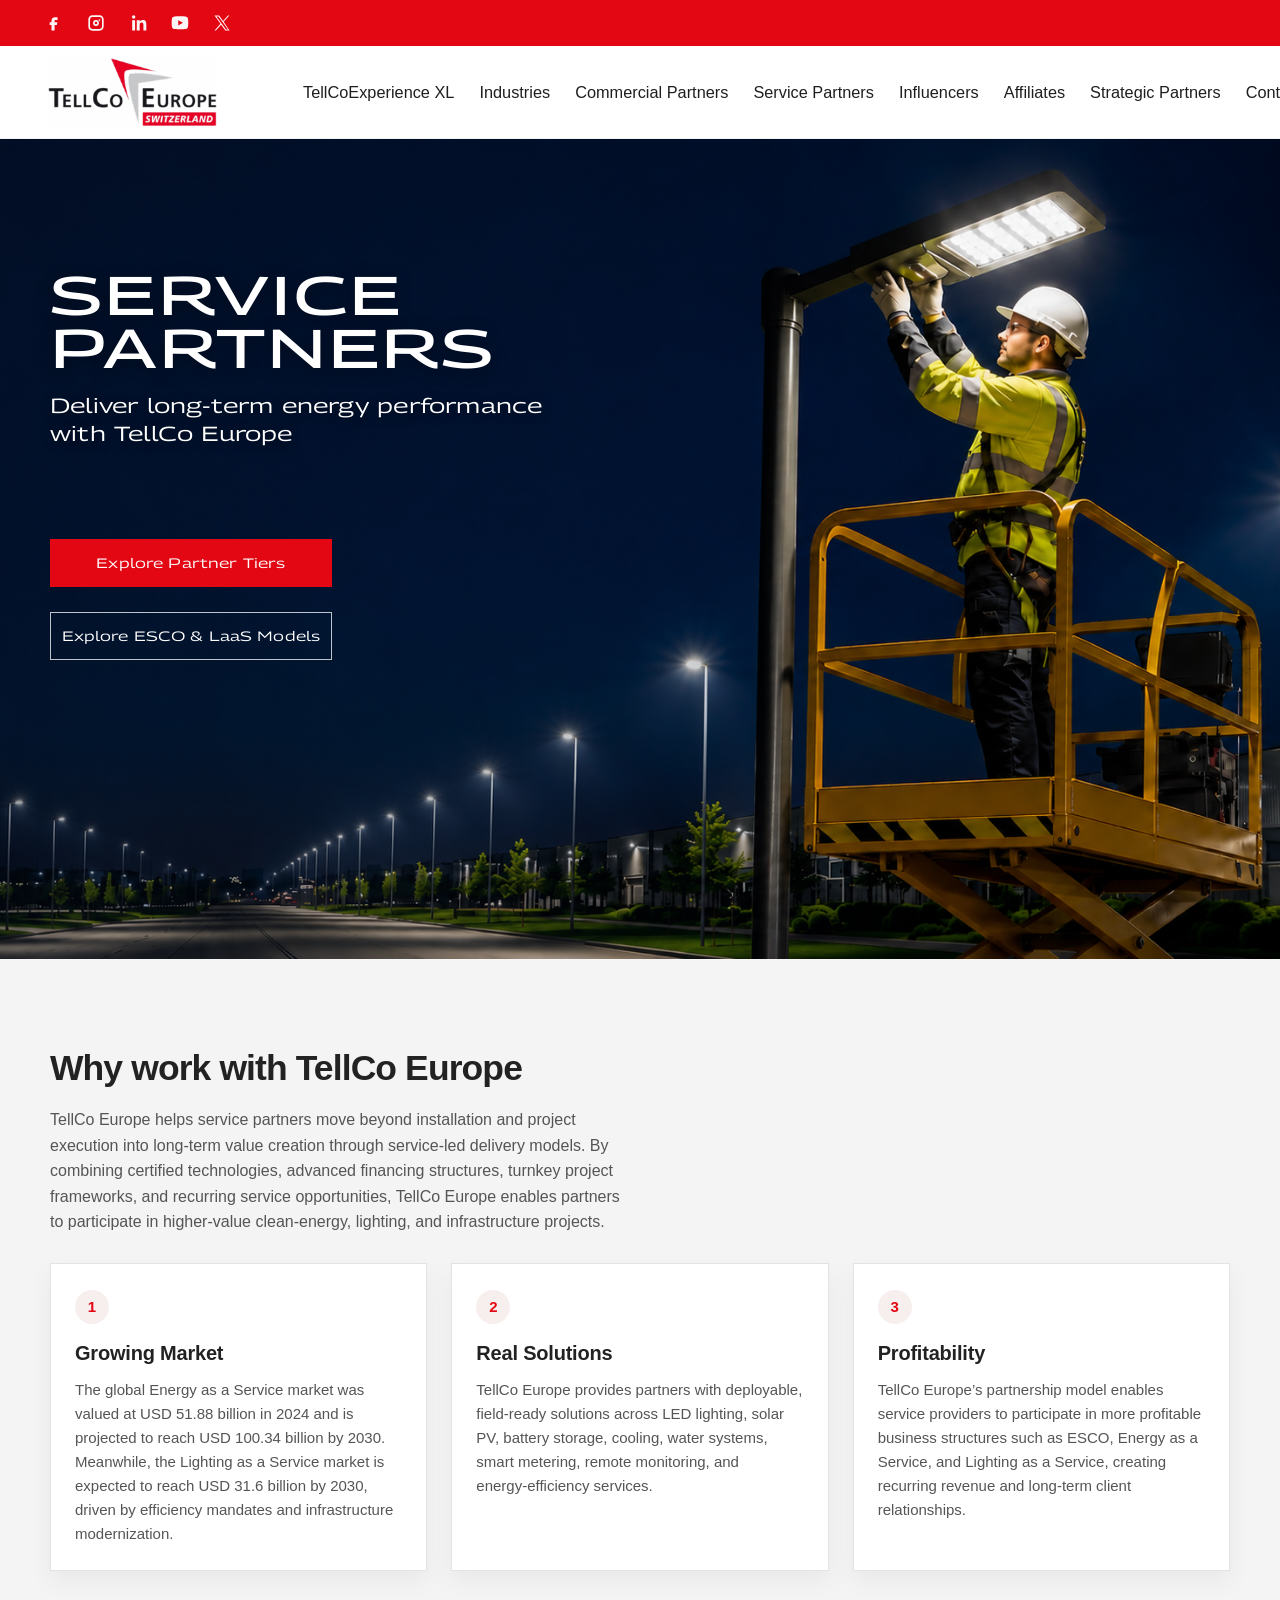
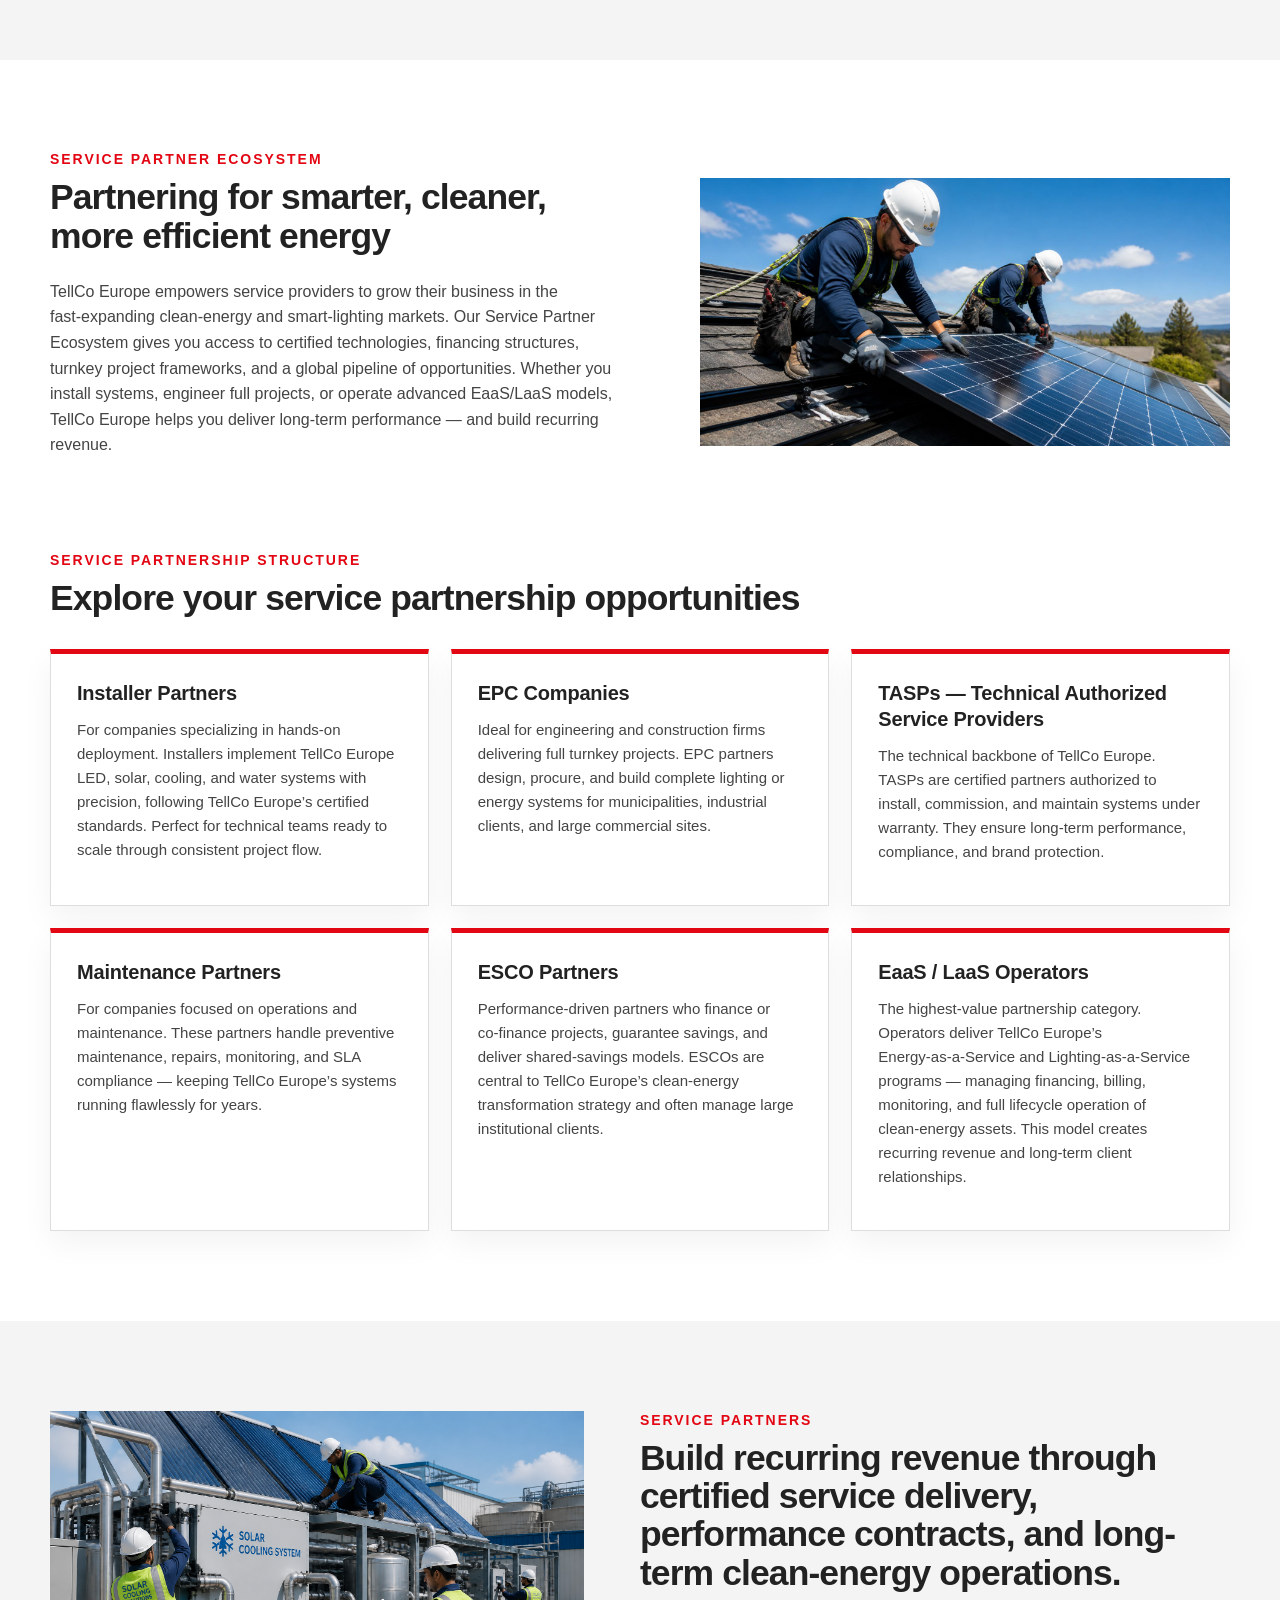
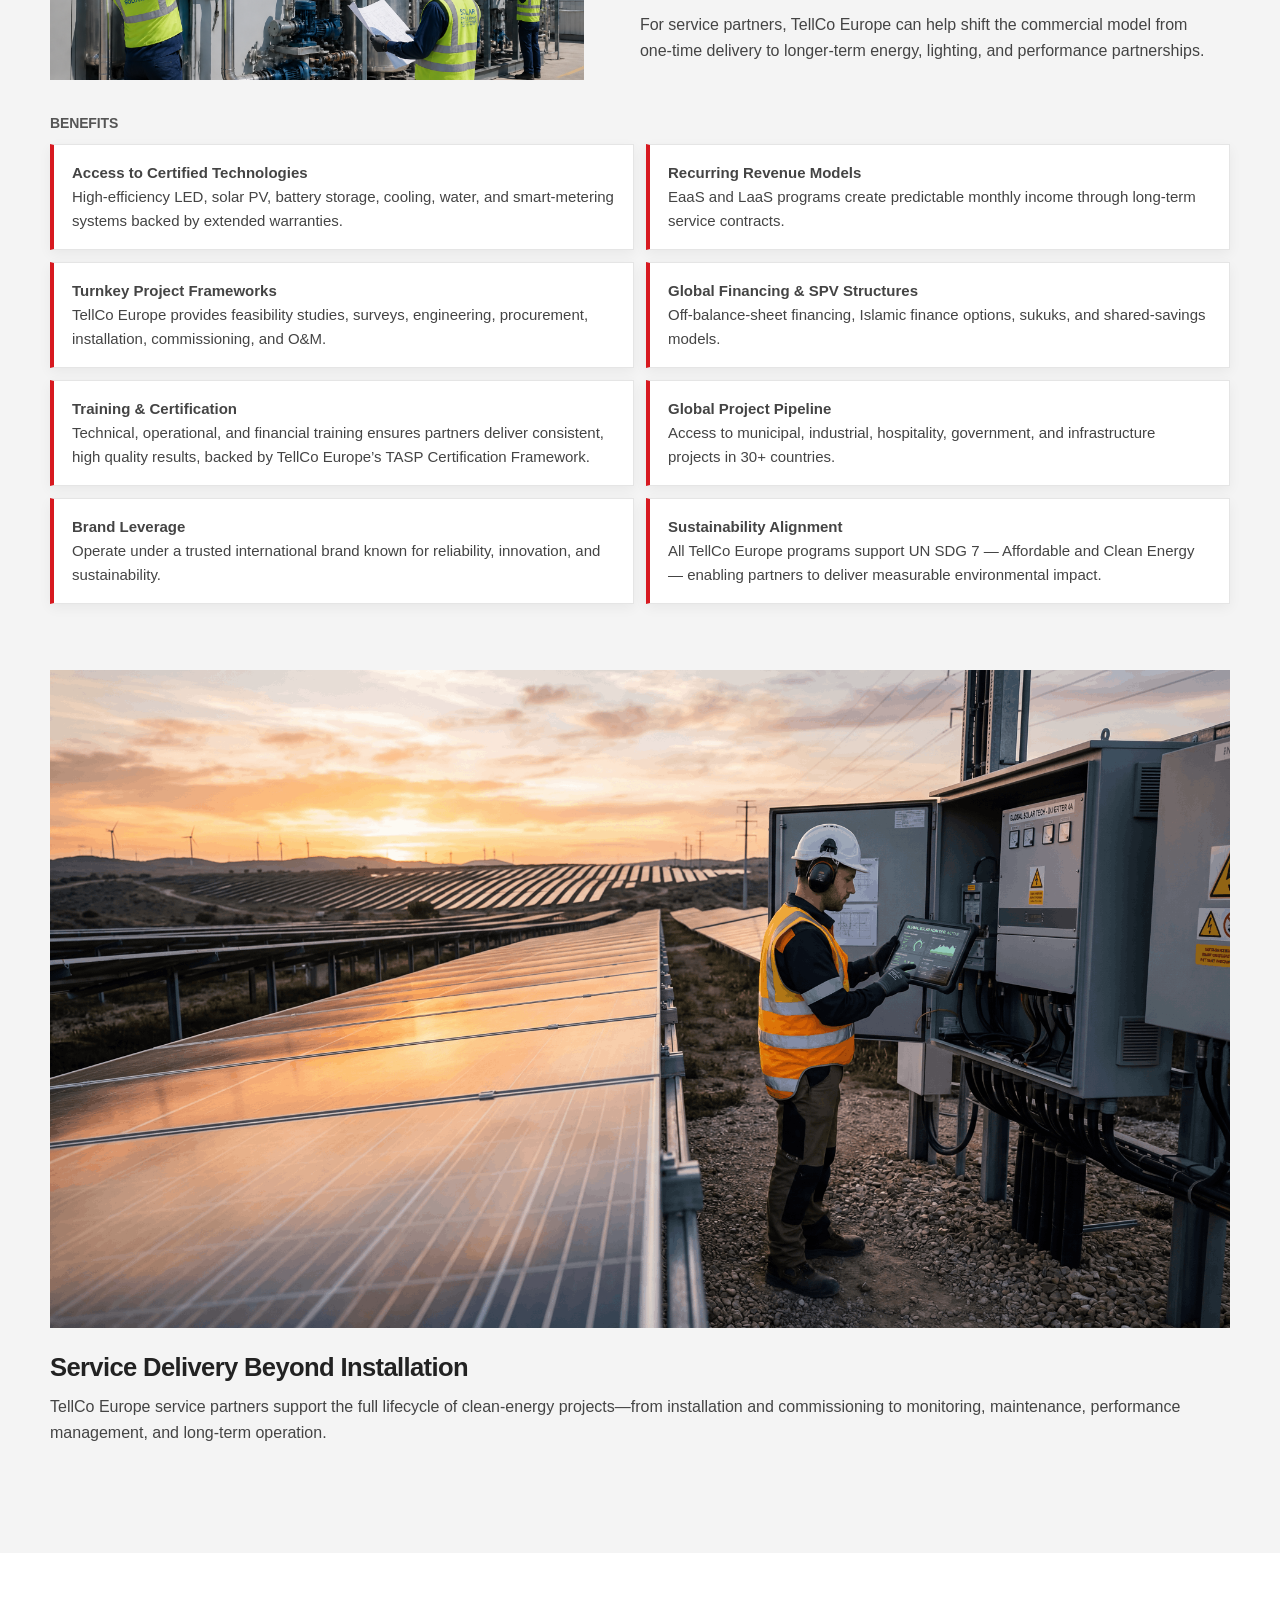
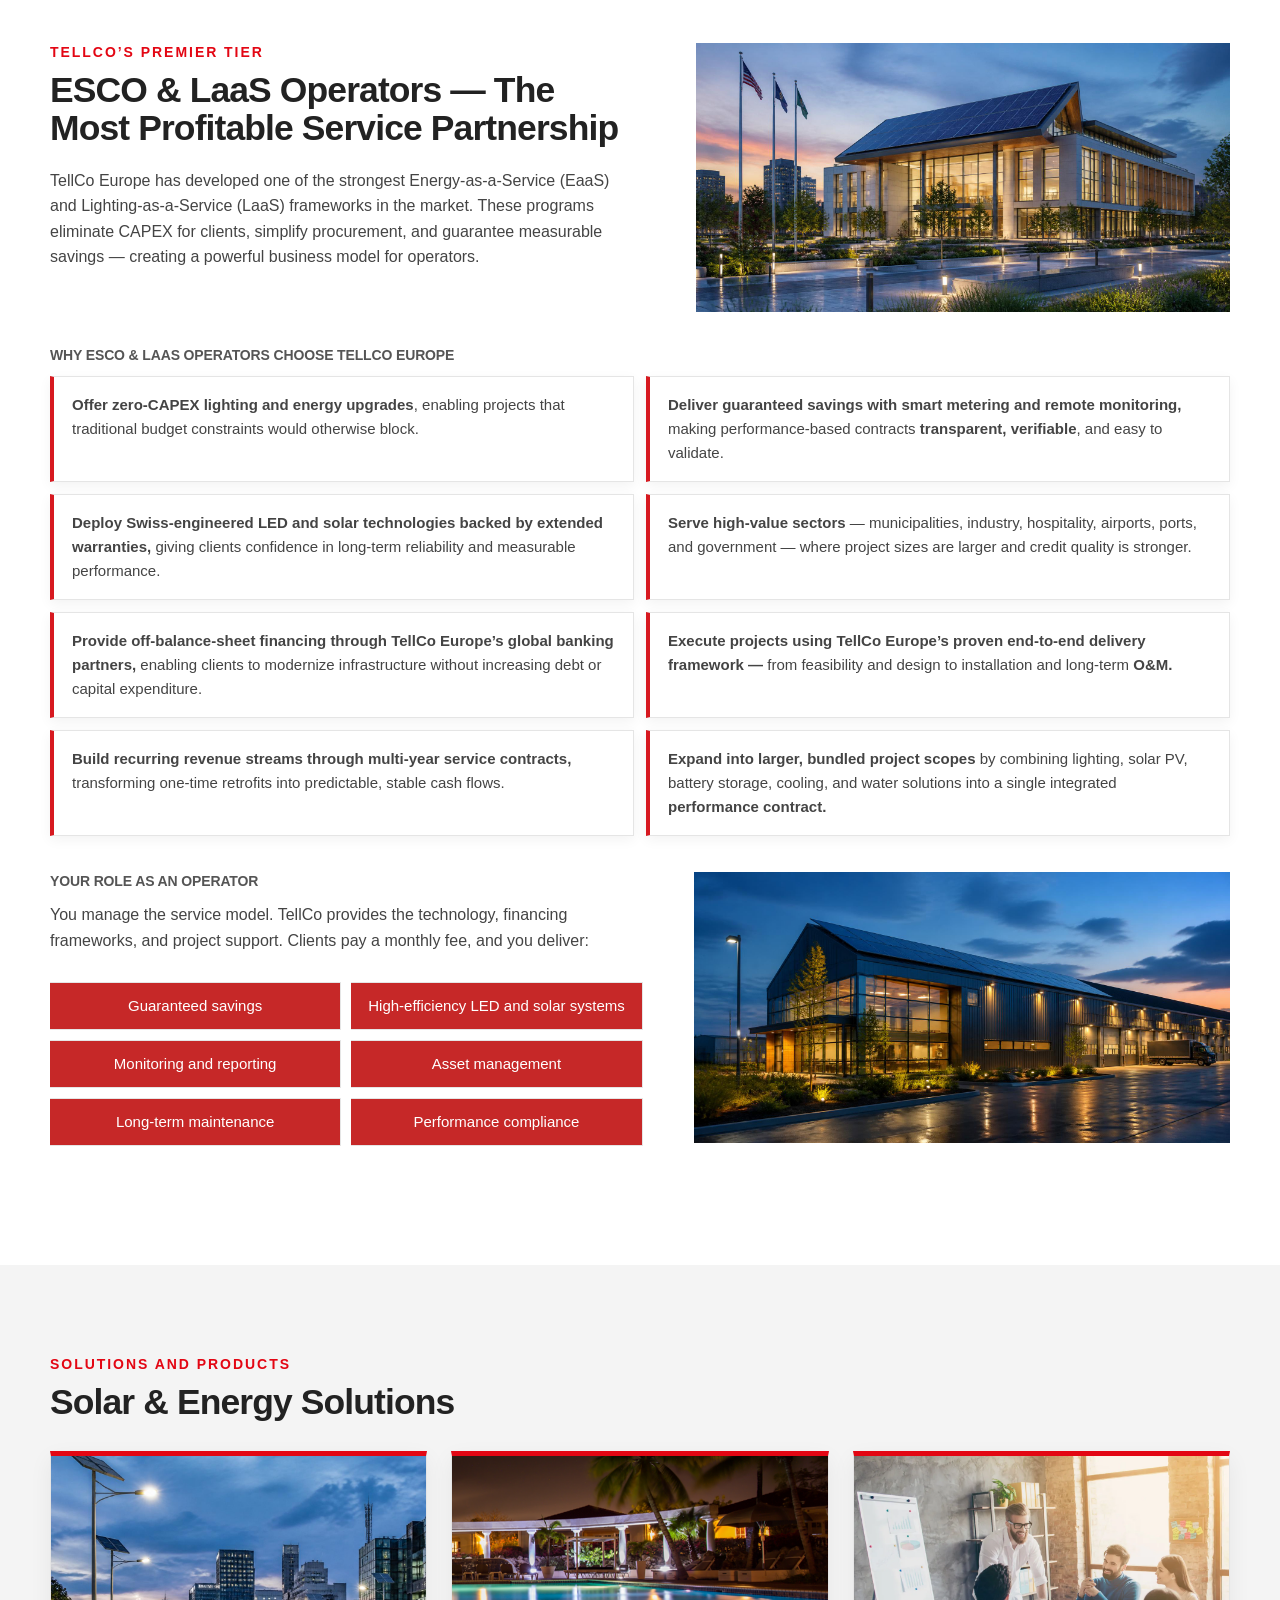
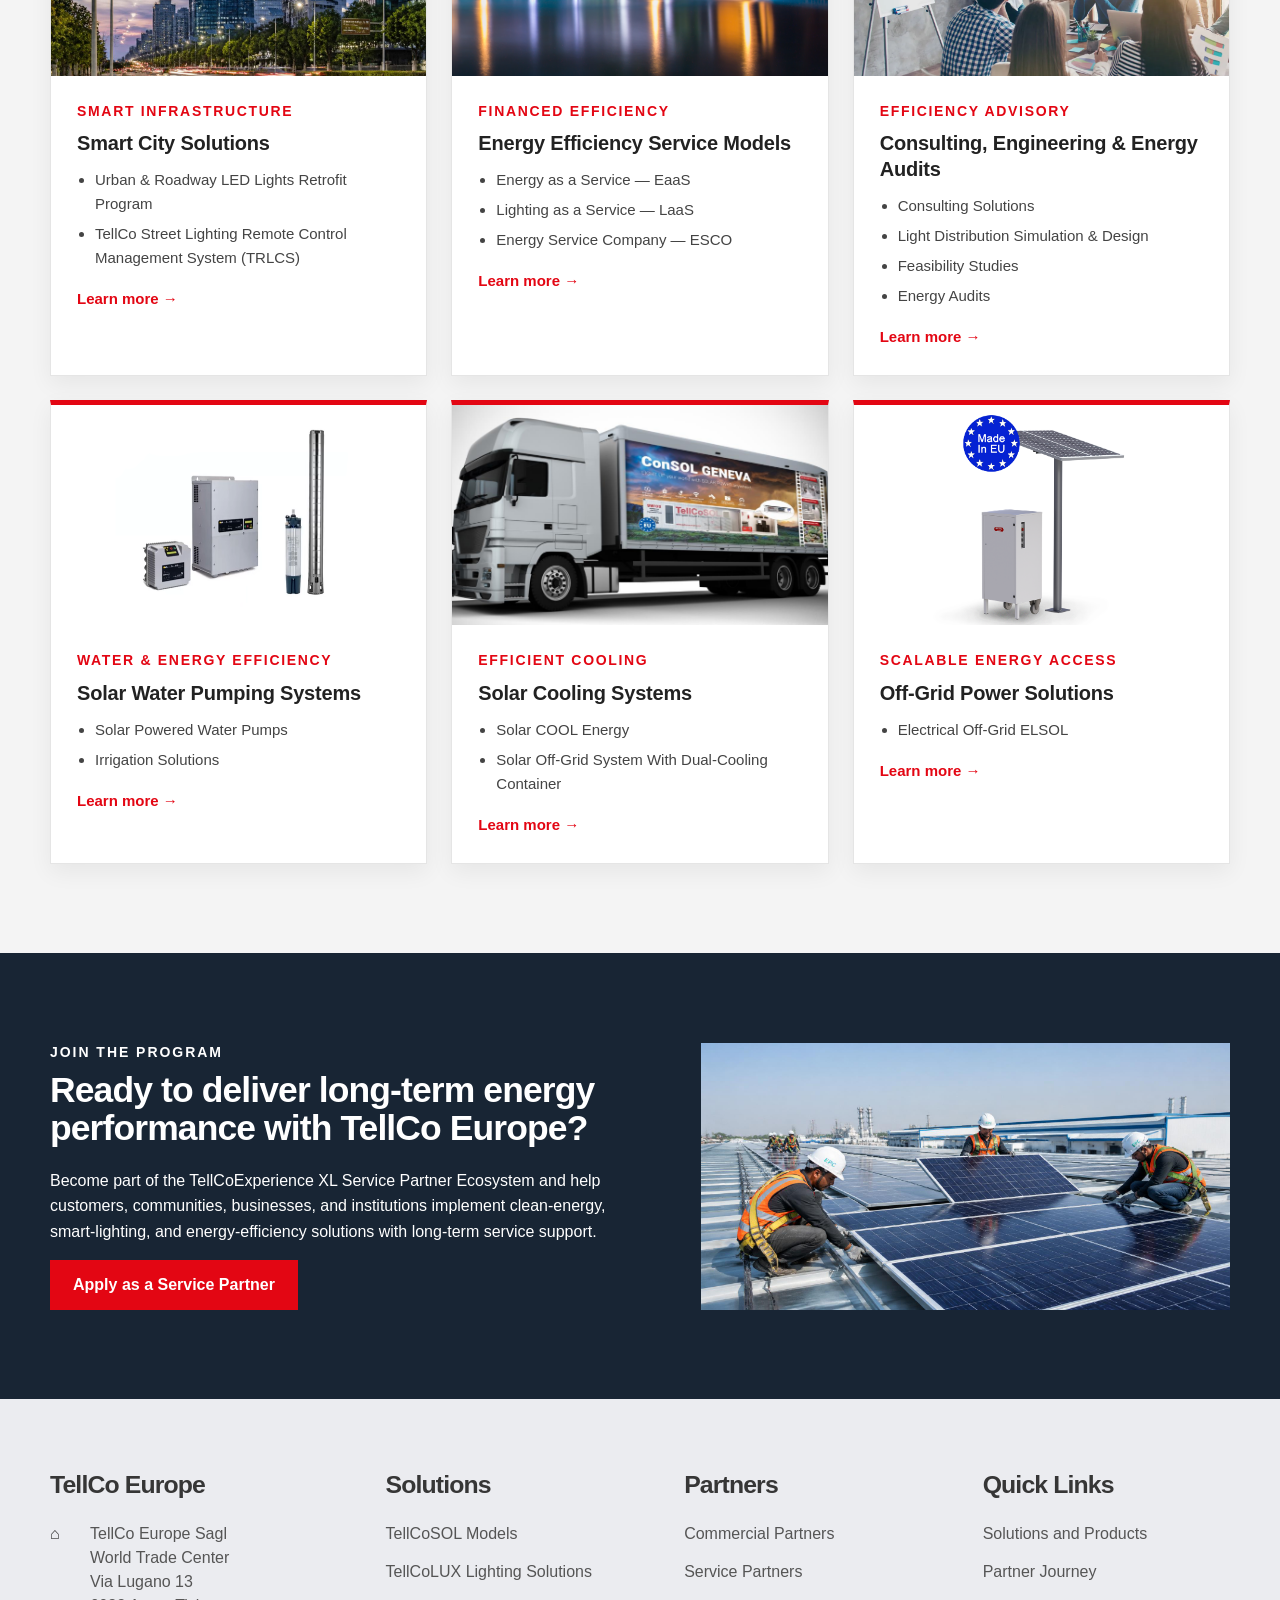
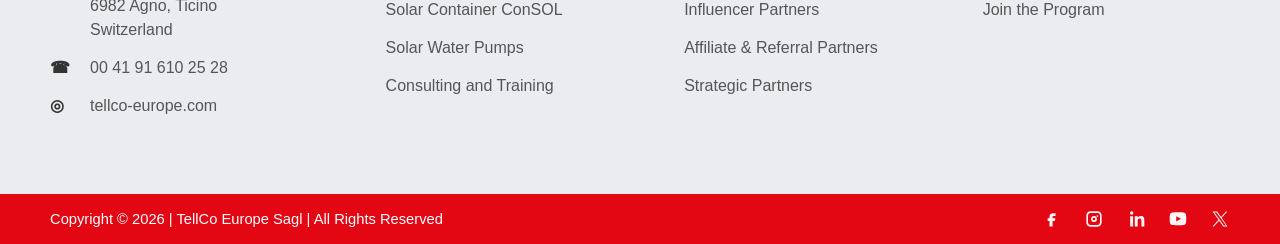
<file: service-partners.html>
<!DOCTYPE html>

<html lang="en">
<head>
<meta charset="utf-8"/>
<meta content="width=device-width, initial-scale=1" name="viewport"/>
<title>Service Partners — Preferred Layout Preview v5</title>
<link rel="stylesheet" href="styles.css">
<style>
@import url("https://fonts.googleapis.com/css2?family=Georama:wdth,wght@100..150,100..900&display=swap");
:root {
  --red:#e30613;
  --text:#222;
  --light:#f4f4f4;
  --line:#dedede;
  --hero:#4f6f93;
  --white:#fff;
  --max:1180px;
}
* { box-sizing:border-box; }
body {
  margin:0;
  font-family:"Helvetica Neue", Helvetica, Arial, sans-serif;
  color:var(--text);
  background:#fff;
  line-height:1.5;
}
.service-container {
  width:min(100% - 48px, var(--max));
  margin-inline:auto;
}
.service-section {
  padding:clamp(58px, 7vw, 92px) 0;
}
.service-section.is-gray {
  background:var(--light);
}
.service-eyebrow {
  margin:0 0 10px;
  color:var(--red);
  text-transform:uppercase;
  letter-spacing:.14em;
  font-weight:800;
  font-size:12px;
}
h1,h2,h3,p { margin-top:0; }
/* Hero image update only */
.hero-shell {
  background:
    linear-gradient(90deg, rgba(5, 17, 36, 0.34) 0%, rgba(5, 17, 36, 0.16) 42%, rgba(5, 17, 36, 0.02) 72%, rgba(5, 17, 36, 0) 100%),
    url("assets/service-hero-2.png") center center / cover no-repeat;
  min-height:820px;
  position:relative;
  overflow:hidden;
}
.hero-shell .service-container {
  min-height:820px;
  position:relative;
  display:flex;
  justify-content:flex-start;
  align-items:center;
}
.hero-content {
  max-width:520px;
  color:#fff;
  margin-right:auto;
}
.hero-title {
  margin:0 0 28px;
  color:#fff;
  font-family:"Georama","Roboto Condensed",Arial,sans-serif;
  font-weight:500;
  font-size:clamp(56px, 8vw, 86px);
  line-height:.96;
  letter-spacing:.02em;
  text-transform:uppercase;
}
.hero-subtitle {
  margin:0 0 42px;
  color:#fff;
  font-family:"Georama","Roboto Condensed",Arial,sans-serif;
  font-weight:700;
  font-size:clamp(20px, 2.2vw, 28px);
  line-height:1.35;
  max-width:980px;
}
.hero-buttons {
  display:flex;
  flex-direction:column;
  gap:20px;
  max-width:420px;
}
.hero-button {
  display:inline-flex;
  align-items:center;
  justify-content:center;
  min-height:70px;
  padding:18px 28px;
  text-decoration:none;
  font-family:"Georama","Roboto Condensed",Arial,sans-serif;
  font-weight:700;
  font-size:16px;
  line-height:1;
  letter-spacing:.01em;
}
.hero-button.primary {
  background:var(--red);
  color:#fff;
  border:1px solid var(--red);
}
.hero-button.secondary {
  background:transparent;
  color:#fff;
  border:1px solid rgba(255,255,255,.7);
}
.picture-1-tag {
  display:none;
}
.section-title {
  font-size:clamp(42px, 6vw, 70px);
  line-height:0.98;
  letter-spacing:-.03em;
  margin-bottom:24px;
}
h2 {
  font-size:clamp(34px, 4vw, 54px);
  line-height:1.03;
  letter-spacing:-.035em;
  margin-bottom:20px;
}
h3 {
  font-size:22px;
  line-height:1.12;
  margin-bottom:12px;
}
.body-copy {
  color:#444;
  font-size:16px;
  line-height:1.7;
}
.two-column {
  display:grid;
  grid-template-columns:1.05fr .95fr;
  gap:clamp(34px, 5vw, 72px);
  align-items:center;
}
.two-column.reverse {
  grid-template-columns:.95fr 1.05fr;
}
.picture-placeholder {
  min-height:260px;
  background:linear-gradient(135deg,#ededed,#fafafa);
  border:1px dashed #b7b7b7;
  display:flex;
  align-items:center;
  justify-content:center;
  text-align:center;
  padding:24px;
  color:#777;
  font-weight:700;
  font-size:14px;
  letter-spacing:.04em;
}
.portfolio-button,
.cta-button {
  display:inline-flex;
  align-items:center;
  justify-content:center;
  min-height:48px;
  padding:14px 22px;
  background:var(--red);
  color:#fff;
  border:1px solid var(--red);
  text-decoration:none;
  font-family:"Georama","Roboto Condensed",Arial,sans-serif;
  font-weight:700;
  font-size:14px;
  line-height:1;
  letter-spacing:.01em;
}
.tier-grid {
  display:grid;
  grid-template-columns:repeat(4, 1fr);
  gap:22px;
  margin-top:32px;
}
.tier-card,
.support-card,
.product-card {
  background:#fff;
  border:1px solid var(--line);
  box-shadow:0 12px 30px rgba(0,0,0,.05);
}
.tier-card {
  padding:26px;
  border-top:5px solid var(--red);
}
.support-grid {
  display:grid;
  grid-template-columns:repeat(2, 1fr);
  gap:18px;
  margin-top:32px;
}
.support-card {
  padding:28px;
}
.check-list {
  padding-left:20px;
  margin:18px 0 0;
}
.check-list li {
  margin-bottom:8px;
}
.matrix-table-wrap {
  overflow-x:auto;
  border:1px solid #d8d8d8;
  background:#fff;
  box-shadow:0 16px 40px rgba(0,0,0,.08);
  margin-top:24px;
}
.matrix-table {
  width:100%;
  border-collapse:collapse;
  table-layout:fixed;
  min-width:1000px;
  font-family:"Helvetica Neue", Helvetica, Arial, sans-serif;
}
.matrix-table .benefits-col { width:28%; }
.matrix-table .tier-col { width:18%; }
.matrix-table th,
.matrix-table td {
  border:1px solid #202020;
  padding:12px 14px;
  text-align:center;
  vertical-align:middle;
  overflow-wrap:anywhere;
}
.matrix-table thead th {
  background:var(--red);
  color:#fff;
  font-weight:800;
  font-size:1rem;
}
.matrix-table tbody th {
  text-align:left;
  font-weight:700;
  color:#222;
  background:#fff;
}
.matrix-table .highlight-row th,
.matrix-table .highlight-row td {
  background:var(--red);
  color:#fff;
  font-weight:800;
}
.matrix-note {
  margin:12px 0 0;
  color:#555;
  font-size:.92rem;
  line-height:1.45;
}
.products-grid {
  display:grid;
  grid-template-columns:repeat(3, 1fr);
  gap:24px;
  margin-top:30px;
}
.product-card {
  border-top:5px solid var(--red);
}
.product-image {
  min-height:190px;
  background:linear-gradient(135deg,#ededed,#fafafa);
  display:flex;
  align-items:center;
  justify-content:center;
  color:#777;
  font-size:14px;
  text-align:center;
  padding:16px;
}
.picture-placeholder.has-image,
.product-image.has-image {
  padding:0;
  border:0;
  background:none;
  overflow:hidden;
  color:transparent;
}
.picture-placeholder.has-image img {
  display:block;
  width:100%;
  height:100%;
  min-height:260px;
  object-fit:cover;
}
.product-image.has-image img {
  display:block;
  width:100%;
  height:220px;
  object-fit:cover;
}
.product-content {
  padding:24px;
}
.product-category {
  color:var(--red);
  text-transform:uppercase;
  font-weight:800;
  letter-spacing:.12em;
  font-size:12px;
  margin-bottom:10px;
}
.final-cta {
  display:grid;
  grid-template-columns:1fr .9fr;
  gap:64px;
  align-items:center;
}
.final-cta-section {
  background:#182534;
}
.final-cta-section .service-eyebrow,
.final-cta-section .half-size-title,
.final-cta-section .body-copy {
  color:#fff;
}
@media (max-width: 960px) {
  .two-column,
  .two-column.reverse,
  .tier-grid,
  .support-grid,
  .products-grid,
  .final-cta {
    grid-template-columns:1fr;
  }
  .hero-shell,
  .hero-shell .service-container {
    min-height:auto;
  }
  .hero-shell .service-container {
    justify-content:flex-start;
    align-items:flex-end;
  }
  .hero-content {
    padding:90px 0 140px;
    max-width:100%;
  }
  .picture-1-tag {
    right:24px;
    left:24px;
    max-width:none;
    min-width:0;
  }
}

/* Benefits card style update only for Resellers and Franchise sections. */
.partner-benefits-title {
  margin: 22px 0 14px;
  font-size: 14px !important;
  font-weight: 800 !important;
  color: #555;
  text-transform: uppercase;
  letter-spacing: .08em;
}
.partner-benefits-grid {
  display: grid;
  grid-template-columns: 1fr;
  gap: 12px;
  margin-top: 0;
}
.partner-benefit-card {
  background: #ffffff;
  border: 1px solid #e5e5e5;
  border-left: 4px solid #d71920;
  border-radius: 0;
  padding: 16px 18px;
  color: #444;
  font-size: 15px;
  line-height: 1.5;
  box-shadow: 0 4px 12px rgba(0, 0, 0, 0.05);
}
.service-section.franchise-section {
  padding-bottom: 42px;
}
.service-story-feature {
  padding: 24px 0 92px;
  background: var(--light);
}
.service-story-image {
  display: block;
  width: 100%;
  height: auto;
  object-fit: cover;
}
.service-story-caption {
  padding-top: 26px;
}
.service-story-caption h2 {
  margin: 0 0 12px;
  color: var(--text);
  font-size: clamp(22px, 2vw, 28px);
  font-weight: 700;
  line-height: 1.08;
}


/* Solutions and Products card update only. */
.solutions-section .products-grid {
  display: grid;
  grid-template-columns: repeat(3, 1fr);
  gap: 24px;
  margin-top: 30px;
}
.solutions-section .product-card {
  background: #ffffff;
  border: 1px solid #e5e5e5;
  border-top: 5px solid var(--red);
  border-radius: 0;
  box-shadow: 0 8px 22px rgba(0, 0, 0, 0.06);
  overflow: hidden;
}
.solutions-section .product-card.featured-product-card {
  grid-column: span 2;
}
.solutions-section .product-content {
  padding: 26px;
}
.solutions-section .product-category {
  color: var(--red);
  text-transform: uppercase;
  font-weight: 800 !important;
  letter-spacing: .12em;
  font-size: 12px;
  margin-bottom: 10px;
}
.solutions-section .product-card h3 {
  margin-bottom: 18px;
}
.solutions-section .solution-group {
  padding: 16px 0;
  border-top: 1px solid #eeeeee;
}
.solutions-section .solution-group:first-of-type {
  border-top: 0;
  padding-top: 0;
}
.solutions-section .solution-group-title {
  margin: 0 0 10px;
  color: #333;
  font-size: 15px;
  font-weight: 800;
}
.solutions-section .solution-list {
  margin: 0;
  padding-left: 18px;
  color: #444;
  font-size: 15px;
  line-height: 1.55;
}
.solutions-section .solution-list li {
  margin-bottom: 6px;
  font-size: 15px !important;
}
.solutions-section .learn-more-link {
  display: inline-flex;
  margin-top: 14px;
  color: var(--red);
  font-size: 15px !important;
  font-weight: 800;
  text-decoration: none;
}
.solutions-section .learn-more-link:hover {
  text-decoration: underline;
}
@media (max-width: 960px) {
  .solutions-section .product-card.featured-product-card {
    grid-column: span 1;
  }
}


/* Picture placeholder update only for Solutions and Products cards. */
.solutions-section .product-image-placeholder {
  width: 100%;
  min-height: 92px;
  border: 1.5px dashed #c9c9c9;
  background: #f7f7f7;
  color: #777;
  border-radius: 6px;
  display: flex;
  align-items: center;
  justify-content: center;
  text-align: center;
  font-size: 13px;
  font-weight: 700;
  letter-spacing: 0.02em;
  margin: 0 0 18px;
}
.solutions-section .solution-group-with-placeholder {
  display: grid;
  grid-template-columns: minmax(0, 1fr) 160px;
  gap: 18px;
  align-items: start;
}
.solutions-section .solution-group-with-placeholder .product-image-placeholder {
  min-height: 120px;
  margin: 2px 0 0;
}
@media (max-width: 720px) {
  .solutions-section .solution-group-with-placeholder {
    grid-template-columns: 1fr;
  }
  .solutions-section .solution-group-with-placeholder .product-image-placeholder {
    min-height: 90px;
  }
}


.solutions-section .product-card .product-image-placeholder.lower-placeholder {
  margin: 14px 0 0;
  min-height: 86px;
}

/* Why Partner with TellCo Europe cards layout update only */
.why-partner-section .why-partner-header {
  max-width: 760px;
  margin-bottom: 28px;
}
.why-partner-section .why-partner-header h2 {
  margin-bottom: 16px;
}
.why-partner-section .why-partner-intro {
  margin: 0;
  color: #555;
  line-height: 1.7;
}
.why-partner-cards {
  display: grid;
  grid-template-columns: repeat(3, minmax(0, 1fr));
  gap: 24px;
  align-items: stretch;
}
.why-partner-card {
  position: relative;
  background: #ffffff;
  border: 1px solid #e3e3e3;
  border-radius: 0;
  box-shadow: 0 10px 24px rgba(0, 0, 0, 0.05);
  padding: 26px 24px 24px;
  min-height: 100%;
}
.why-partner-card .why-partner-number {
  width: 34px;
  height: 34px;
  border-radius: 999px;
  background: #f7eeee;
  color: var(--red);
  display: flex;
  align-items: center;
  justify-content: center;
  font-weight: 800;
  font-size: 15px;
  line-height: 1;
  margin-bottom: 16px;
}
.why-partner-card h3 {
  margin: 0 0 10px;
  font-size: 20px;
  line-height: 1.3;
  color: #222;
}
.why-partner-card p {
  margin: 0;
  color: #555;
  line-height: 1.68;
}
@media (max-width: 980px) {
  .why-partner-cards {
    grid-template-columns: 1fr;
  }
}


/* Reseller and Franchise benefits two-column layout update only */
.resellers-section .partner-benefits-grid,
.franchise-section .partner-benefits-grid {
  grid-template-columns: repeat(2, minmax(0, 1fr));
}

@media (max-width: 760px) {
  .resellers-section .partner-benefits-grid,
  .franchise-section .partner-benefits-grid {
    grid-template-columns: 1fr;
  }
}


/* Franchise benefits one-column layout update only */
.franchise-section .partner-benefits-grid {
  grid-template-columns: 1fr;
}


/* Resellers benefits one-column layout update only */
.resellers-section .partner-benefits-grid {
  grid-template-columns: 1fr;
}




/* Global page font and text color update only */
#service-partners-page {
  font-family: "Helvetica Neue", Helvetica, Arial, sans-serif;
  color: rgb(41, 41, 41);
}
#service-partners-page * {
  font-family: "Helvetica Neue", Helvetica, Arial, sans-serif;
}


/* Hero Georama typography exact update only */
#service-partners-page .hero-title {
  font-family: "Georama", sans-serif !important;
  font-weight: 500;
  font-variation-settings: "wdth" 145, "wght" 500;
}

#service-partners-page .hero-subtitle,
#service-partners-page .hero-button {
  font-family: "Georama", sans-serif !important;
  font-weight: 700;
  font-variation-settings: "wdth" 135, "wght" 700;
}



/* Service Partnership Structure card grid update only */
.service-section.tiers-section .tier-grid {
  grid-template-columns: repeat(3, minmax(0, 1fr));
}

@media (max-width: 900px) {
  .service-section.tiers-section .tier-grid {
    grid-template-columns: 1fr;
  }
}


/* ESCO & LaaS operator deliverables card design update only */
.resellers-section .operator-deliverables-grid {
  max-width: 920px;
  grid-template-columns: repeat(3, minmax(0, 1fr));
  gap: 10px;
  margin-top: 14px;
  margin-bottom: 34px;
}

.resellers-section .operator-deliverable-card {
  border-left: 0;
  border-radius: 0;
  padding: 11px 16px;
  font-size: 14px;
  line-height: 1.35;
  box-shadow: none;
  text-align: center;
  background: #c62828;
  color: #ffffff;
}

@media (max-width: 700px) {
  .resellers-section .operator-deliverables-grid {
    max-width: 100%;
    grid-template-columns: 1fr;
  }
}





/* Premier tier cards + spacing update only */
.resellers-section .extra-operator-space {
  height: 36px;
}

@media (max-width: 760px) {
  .resellers-section .extra-operator-space {
    height: 28px;
  }
}

/* Balanced intro + full-width cards layout update only */
.section-intro-layout {
  align-items: start;
  gap: 56px;
}

.section-detail-layout {
  margin-top: 34px;
}

.section-detail-layout .partner-benefits-title {
  margin-top: 0;
}

.resellers-section .section-detail-layout .partner-benefits-grid.esco-benefits-grid,
.franchise-section .section-detail-layout .partner-benefits-grid.service-benefits-grid {
  grid-template-columns: repeat(2, minmax(0, 1fr)) !important;
}

@media (max-width: 760px) {
  .resellers-section .section-detail-layout .partner-benefits-grid.esco-benefits-grid,
  .franchise-section .section-detail-layout .partner-benefits-grid.service-benefits-grid {
    grid-template-columns: 1fr !important;
  }

  .section-intro-layout {
    gap: 28px;
  }
}



/* Operator role text + image layout update only */
.resellers-section .operator-role-layout {
  display: grid;
  grid-template-columns: 1.05fr .95fr;
  gap: clamp(30px, 4vw, 56px);
  align-items: start;
  margin-top: 0;
}

.resellers-section .operator-role-copy .partner-benefits-title {
  margin-bottom: 14px;
}

.resellers-section .operator-role-copy .body-copy {
  margin-bottom: 0;
}

.resellers-section .operator-role-image {
  min-height: 240px;
}
.resellers-section .operator-role-image.has-image img {
  min-height:240px;
}

.resellers-section .operator-role-cards {
  margin-top: 24px;
}

.resellers-section .operator-role-outro {
  margin-top: 22px;
}

@media (max-width: 760px) {
  .resellers-section .operator-role-layout {
    grid-template-columns: 1fr;
    gap: 22px;
  }
}


/* Operator role left-side cards layout update only */
.resellers-section .operator-role-copy .operator-deliverables-grid {
  max-width: 100%;
  grid-template-columns: repeat(2, minmax(0, 1fr));
  margin-top: 28px;
  margin-bottom: 30px;
}

.resellers-section .operator-role-copy .operator-role-outro {
  margin-top: 0;
}

@media (max-width: 700px) {
  .resellers-section .operator-role-copy .operator-deliverables-grid {
    grid-template-columns: 1fr;
  }
}


/* Service Partners hero: match homepage hero typography and button treatment only */
#service-partners-page .hero-shell .service-container {
  min-height: 820px;
  position: relative;
  display: flex;
  justify-content: flex-end;
  align-items: center;
}
#service-partners-page .hero-shell .hero-content {
  max-width: 620px;
  color: #fff;
  margin-left: auto;
}
.service-partners-page .hero-shell .hero-title {
  margin: 0;
  color: #fff;
  font-family: "Georama", "Roboto Condensed", Arial, sans-serif !important;
  font-size: 54.4px;
  font-weight: 500;
  font-variation-settings: "wdth" 145, "wght" 500;
  line-height: 0.98;
  letter-spacing: 0.035em;
  text-transform: uppercase;
  text-shadow: 0 3px 16px rgba(0, 0, 0, 0.42);
}
.service-partners-page .hero-shell .hero-subtitle {
  margin: 18px 0 0;
  color: #fff;
  font-family: "Georama", "Roboto Condensed", Arial, sans-serif !important;
  font-size: 20.4px;
  font-weight: 400;
  font-variation-settings: "wdth" 135, "wght" 400;
  font-stretch: 135%;
  line-height: 1.35;
  letter-spacing: 0.01em;
  max-width: 620px;
  text-shadow: 0 2px 12px rgba(0, 0, 0, 0.46);
}
.service-partners-page .hero-shell .hero-buttons {
  display: flex;
  flex-direction: column;
  align-items: stretch;
  width: clamp(240px, 22vw, 300px);
  max-width: 100%;
  gap: 25px;
  margin-top: 42px;
}
.service-partners-page .hero-shell .hero-button {
  display: inline-flex;
  align-items: center;
  justify-content: center;
  width: 100%;
  min-height: 48px;
  padding: 14px 32px;
  text-decoration: none;
  font-family: "Georama", "Roboto Condensed", Arial, sans-serif !important;
  font-size: 13.6px;
  font-weight: 400;
  font-variation-settings: "wdth" 135, "wght" 400;
  line-height: 1;
  letter-spacing: 0.01em;
  border-radius: 0;
  white-space: nowrap;
}
.service-partners-page .hero-shell .hero-button.primary {
  background: var(--red);
  color: #fff;
  border: 1px solid var(--red);
}
.service-partners-page .hero-shell .hero-button.secondary {
  background: transparent;
  color: #fff;
  border: 1px solid rgba(255,255,255,.75);
}
@media (min-width: 961px) {
  .service-partners-page .hero-shell .hero-content {
    transform: translateY(-60px);
  }
  .service-partners-page .hero-shell .hero-title,
  .service-partners-page .hero-shell .hero-subtitle {
    transform: translateY(-50px);
  }
}
@media (max-width: 960px) {
  .service-partners-page .hero-shell {
    background-position: 55% center;
  }

  #service-partners-page .hero-shell,
  #service-partners-page .hero-shell .service-container {
    min-height: auto;
  }
  #service-partners-page .hero-shell .service-container {
    justify-content: flex-start;
    align-items: flex-end;
  }
  .service-partners-page .hero-shell .hero-content {
    padding: 90px 0 140px;
    width: min(360px, 48%);
    max-width: min(360px, 48%);
    min-width: 0;
    margin-left: 0;
    margin-right: auto;
    transform: translateY(-15px);
  }
  .service-partners-page .hero-shell .hero-title {
    font-size: 38.4px;
    line-height: 1;
    letter-spacing: 0.015em;
    font-variation-settings: "wdth" 128, "wght" 500;
  }
  .service-partners-page .hero-shell .hero-subtitle {
    font-size: 18.7px;
    letter-spacing: 0.008em;
  }
  .service-partners-page .hero-shell .hero-button {
    font-size: 12.75px;
    letter-spacing: 0.008em;
  }
}
@media (max-width: 809px) {
  .service-partners-page .hero-shell .hero-title {
    font-size: 21.6px;
    font-weight: 600;
    line-height: 1.04;
    letter-spacing: 0;
    font-variation-settings: "wdth" 100, "wght" 600;
  }
  .service-partners-page .hero-shell .hero-subtitle {
    margin-top: 12px;
    font-size: 14.45px;
    letter-spacing: 0.006em;
  }
  .service-partners-page .hero-shell .hero-buttons {
    width: 240px;
    margin-top: 28px;
    gap: 22px;
  }
  .service-partners-page .hero-shell .hero-button {
    padding: 13px 26px;
    font-size: 11.9px;
    letter-spacing: 0.006em;
    font-variation-settings: "wdth" 125, "wght" 400;
  }
}
@media (max-width: 520px) {
  .service-partners-page .hero-shell .hero-content {
    width: 280px;
    max-width: calc(100% - 38px);
  }
}

/* Keep hero typography consistent with the Commercial Partners hero. */
@media (min-width: 961px) and (max-width: 1199px) {
  .service-partners-page .hero-shell .hero-title {
    font-size: 38.4px;
    line-height: 1;
    letter-spacing: 0.015em;
    font-variation-settings: "wdth" 128, "wght" 500;
  }

  .service-partners-page .hero-shell .hero-subtitle {
    font-size: 18.7px;
    letter-spacing: 0.008em;
  }

  .service-partners-page .hero-shell .hero-button {
    font-size: 12.75px;
    letter-spacing: 0.008em;
  }
}


/* Service Partner Ecosystem to Service Partnership Structure spacing reduction only */
.intro-section {
  padding-bottom: clamp(28px, 3vw, 40px) !important;
}
.intro-section + .tiers-section {
  padding-top: clamp(28px, 3vw, 40px) !important;
}

</style>
</head>
<body>
  <a class="skip-link" href="#main">Skip to content</a>

  <div class="topbar" aria-label="TellCo utility links">
    <div class="container topbar-inner">
      <div class="social-links" aria-label="Social links">
        <a href="https://www.facebook.com/Tellcoeuropeoffical" target="_blank" rel="noopener noreferrer" aria-label="TellCo Europe on Facebook" class="social-icon">
          <svg viewBox="0 0 24 24" aria-hidden="true"><path d="M14 8.5h2.2V5h-2.8C10.4 5 9 6.8 9 9.4V11H6.8v3.4H9V21h3.7v-6.6h2.8L16 11h-3.3V9.8c0-.9.4-1.3 1.3-1.3Z"/></svg>
        </a>
        <a href="https://www.instagram.com/tellcoeuropeofficial/" target="_blank" rel="noopener noreferrer" aria-label="TellCo Europe on Instagram" class="social-icon">
          <svg viewBox="0 0 24 24" aria-hidden="true"><path d="M7.7 2.8h8.6c2.7 0 4.9 2.2 4.9 4.9v8.6c0 2.7-2.2 4.9-4.9 4.9H7.7a4.9 4.9 0 0 1-4.9-4.9V7.7c0-2.7 2.2-4.9 4.9-4.9Zm0 2A2.9 2.9 0 0 0 4.8 7.7v8.6a2.9 2.9 0 0 0 2.9 2.9h8.6a2.9 2.9 0 0 0 2.9-2.9V7.7a2.9 2.9 0 0 0-2.9-2.9H7.7Zm4.3 3.7a3.5 3.5 0 1 1 0 7 3.5 3.5 0 0 1 0-7Zm0 2a1.5 1.5 0 1 0 0 3 1.5 1.5 0 0 0 0-3Zm4.1-3.1a1 1 0 1 1 0 2.1 1 1 0 0 1 0-2.1Z"/></svg>
        </a>
        <a href="https://www.linkedin.com/company/tellco-europe-sagl-switzerland/" target="_blank" rel="noopener noreferrer" aria-label="TellCo Europe on LinkedIn" class="social-icon">
          <svg viewBox="0 0 24 24" aria-hidden="true"><path d="M5 8.7h3.5V21H5V8.7Zm1.8-5.9a2 2 0 1 1 0 4.1 2 2 0 0 1 0-4.1ZM10.8 8.7h3.3v1.7h.1c.5-.9 1.7-2 3.5-2 3.7 0 4.3 2.4 4.3 5.5V21h-3.5v-6.3c0-1.5 0-3.4-2.1-3.4s-2.4 1.6-2.4 3.3V21h-3.5V8.7Z"/></svg>
        </a>
        <a href="https://www.youtube.com/channel/UCJPmVI-EG29OVMQisPmbQMA?view_as=subscriber" target="_blank" rel="noopener noreferrer" aria-label="TellCo Europe on YouTube" class="social-icon">
          <svg viewBox="0 0 24 24" aria-hidden="true"><path d="M21.6 7.2s-.2-1.5-.9-2.1c-.9-.9-1.9-.9-2.4-1C15 3.8 12 3.8 12 3.8h-.1s-3 0-6.3.3c-.5.1-1.5.1-2.4 1-.7.6-.9 2.1-.9 2.1S2 9 2 10.8v1.7c0 1.8.3 3.6.3 3.6s.2 1.5.9 2.1c.9.9 2.1.9 2.6 1 1.9.2 6.2.3 6.2.3s3 0 6.3-.3c.5-.1 1.5-.1 2.4-1 .7-.6.9-2.1.9-2.1s.3-1.8.3-3.6v-1.7c0-1.8-.3-3.6-.3-3.6ZM9.9 14.9V8.7l5.7 3.1-5.7 3.1Z"/></svg>
        </a>
        <a href="https://x.com/TellCo__Europe" target="_blank" rel="noopener noreferrer" aria-label="TellCo Europe on X" class="social-icon social-x">
          <svg viewBox="0 0 24 24" aria-hidden="true"><path d="M14.2 10.3 21.8 2h-1.8l-6.6 7.2L8.2 2H2l8 11.1L2 22h1.8l7-7.7 5.6 7.7H22l-7.8-11.7Zm-2.5 2.8-.8-1.1L4.5 3.4h2.8l5.1 6.9.8 1.1 6.8 9.2h-2.8l-5.5-7.5Z"/></svg>
        </a>
      </div>
    </div>
  </div>

  <header class="site-header" data-header>
    <div class="container nav-shell">
      <a class="brand" href="index.html" aria-label="TellCoExperience XL home">
        <img src="assets/logo.png" alt="TellCo Europe Switzerland" class="brand-logo">
      </a>

      <button class="mobile-toggle" type="button" data-nav-toggle aria-controls="primary-navigation" aria-expanded="false">
        <span></span>
        <span></span>
        <span></span>
        <span class="visually-hidden">Open navigation</span>
      </button>

      <nav class="primary-nav" id="primary-navigation" data-nav aria-label="Primary navigation">
        <a href="index.html">TellCoExperience XL</a>
        <a href="industries.html">Industries</a>
        <a href="commercial-partners.html">Commercial Partners</a>
        <a href="service-partners.html" aria-current="page">Service Partners</a>
        <a href="influencers-partners.html">Influencers</a>
        <a href="affiliates-partners.html">Affiliates</a>
        <a href="strategic-partners.html">Strategic Partners</a>
        <a href="contact.html">Contact</a>
      </nav>
    </div>
  </header>

<main id="main" class="service-partners-page site-content-typography">
<section class="hero-shell">
<div class="service-container">
<div class="hero-content">
<h1 class="hero-title">SERVICE<br/>PARTNERS</h1>
<p class="hero-subtitle">Deliver long-term energy performance with TellCo Europe</p>
<div class="hero-buttons">
<a class="hero-button primary" href="#service-partner-tiers">Explore Partner Tiers</a>
<a class="hero-button secondary" href="#esco-laas-models">Explore ESCO &amp; LaaS Models</a>
</div>
</div>
</div>
</section>
<section class="service-section is-gray market-section why-partner-section">
<div class="service-container">
<div class="why-partner-header">
<h2 class="half-size-title">Why work with TellCo Europe</h2>
<p class="why-partner-intro">
        TellCo Europe helps service partners move beyond installation and project execution into long‑term value creation through service‑led delivery models. By combining certified technologies, advanced financing structures, turnkey project frameworks, and recurring service opportunities, TellCo Europe enables partners to participate in higher‑value clean‑energy, lighting, and infrastructure projects.
      </p>
</div>
<div class="why-partner-cards">
<article class="why-partner-card">
<div class="why-partner-number">1</div>
<h3>Growing Market</h3>
<p>The global Energy as a Service market was valued at USD 51.88 billion in 2024 and is projected to reach USD 100.34 billion by 2030. Meanwhile, the Lighting as a Service market is expected to reach USD 31.6 billion by 2030, driven by efficiency mandates and infrastructure modernization.</p>
</article>
<article class="why-partner-card">
<div class="why-partner-number">2</div>
<h3>Real Solutions</h3>
<p>TellCo Europe provides partners with deployable, field‑ready solutions across LED lighting, solar PV, battery storage, cooling, water systems, smart metering, remote monitoring, and energy‑efficiency services.</p>
</article>
<article class="why-partner-card">
<div class="why-partner-number">3</div>
<h3>Profitability</h3>
<p>TellCo Europe’s partnership model enables service providers to participate in more profitable business structures such as ESCO, Energy as a Service, and Lighting as a Service, creating recurring revenue and long‑term client relationships.</p>
</article>
</div>
</div>
</section>
<section class="service-section intro-section">
<div class="service-container two-column">
<div>
<p class="service-eyebrow">Service Partner Ecosystem</p>
<h1 class="section-title reduced-section-title">Partnering for smarter, cleaner, more efficient energy</h1>
<p class="body-copy">TellCo Europe empowers service providers to grow their business in the fast‑expanding clean‑energy and smart‑lighting markets. Our Service Partner Ecosystem gives you access to certified technologies, financing structures, turnkey project frameworks, and a global pipeline of opportunities. Whether you install systems, engineer full projects, or operate advanced EaaS/LaaS models, TellCo Europe helps you deliver long‑term performance — and build recurring revenue.</p>
</div>
<div class="picture-placeholder has-image"><img alt="Operator service delivery image" src="assets/service-introduction.jpg"/></div>
</div>
</section>
<section class="service-section tiers-section" id="service-partner-tiers">
<div class="service-container">
<p class="service-eyebrow">Service Partnership Structure</p>
<h2 class="reduced-section-title">Explore your service partnership opportunities</h2>
<div class="tier-grid">
<article class="tier-card">
<h3>Installer Partners</h3>
<p class="body-copy">For companies specializing in hands‑on deployment. Installers implement TellCo Europe LED, solar, cooling, and water systems with precision, following TellCo Europe’s certified standards. Perfect for technical teams ready to scale through consistent project flow.</p>
</article>
<article class="tier-card">
<h3>EPC Companies</h3>
<p class="body-copy">Ideal for engineering and construction firms delivering full turnkey projects. EPC partners design, procure, and build complete lighting or energy systems for municipalities, industrial clients, and large commercial sites.</p>
</article>
<article class="tier-card">
<h3>TASPs — Technical Authorized Service Providers</h3>
<p class="body-copy">The technical backbone of TellCo Europe. TASPs are certified partners authorized to install, commission, and maintain systems under warranty. They ensure long‑term performance, compliance, and brand protection.</p>
</article>
<article class="tier-card">
<h3>Maintenance Partners</h3>
<p class="body-copy">For companies focused on operations and maintenance. These partners handle preventive maintenance, repairs, monitoring, and SLA compliance — keeping TellCo Europe’s systems running flawlessly for years.</p>
</article>
<article class="tier-card">
<h3>ESCO Partners</h3>
<p class="body-copy">Performance‑driven partners who finance or co‑finance projects, guarantee savings, and deliver shared‑savings models. ESCOs are central to TellCo Europe’s clean‑energy transformation strategy and often manage large institutional clients.</p>
</article>
<article class="tier-card">
<h3>EaaS / LaaS Operators</h3>
<p class="body-copy">The highest‑value partnership category. Operators deliver TellCo Europe’s Energy‑as‑a‑Service and Lighting‑as‑a‑Service programs — managing financing, billing, monitoring, and full lifecycle operation of clean‑energy assets. This model creates recurring revenue and long‑term client relationships.</p>
</article>
</div>
</div>
</section>
<section class="service-section is-gray franchise-section">
<div class="service-container two-column reverse section-intro-layout">
<div class="picture-placeholder has-image"><img alt="Solar cooling systems image" src="assets/service-partners.png"/></div>
<div class="section-intro-copy">
<p class="service-eyebrow">Service Partners</p>
<h2 class="reduced-section-title">Build recurring revenue through certified service delivery, performance contracts, and long-term clean-energy operations.</h2>
<p class="body-copy">For service partners, TellCo Europe can help shift the commercial model from one-time delivery to longer-term energy, lighting, and performance partnerships.</p>
</div>
</div>
<div class="service-container section-detail-layout">
<h3 class="partner-benefits-title">BENEFITS</h3>
<div class="partner-benefits-grid service-benefits-grid">
<div class="partner-benefit-card"><strong>Access to Certified Technologies</strong><br/>High‑efficiency LED, solar PV, battery storage, cooling, water, and smart‑metering systems backed by extended warranties.</div>
<div class="partner-benefit-card"><strong>Recurring Revenue Models</strong><br/>EaaS and LaaS programs create predictable monthly income through long‑term service contracts.</div>
<div class="partner-benefit-card"><strong>Turnkey Project Frameworks</strong><br/>TellCo Europe provides feasibility studies, surveys, engineering, procurement, installation, commissioning, and O&amp;M.</div>
<div class="partner-benefit-card"><strong>Global Financing &amp; SPV Structures</strong><br/>Off‑balance‑sheet financing, Islamic finance options, sukuks, and shared‑savings models.</div>
<div class="partner-benefit-card"><strong>Training &amp; Certification</strong><br/>Technical, operational, and financial training ensures partners deliver consistent, high quality results, backed by TellCo Europe’s TASP Certification Framework.</div>
<div class="partner-benefit-card"><strong>Global Project Pipeline</strong><br/>Access to municipal, industrial, hospitality, government, and infrastructure projects in 30+ countries.</div>
<div class="partner-benefit-card"><strong>Brand Leverage</strong><br/>Operate under a trusted international brand known for reliability, innovation, and sustainability.</div>
<div class="partner-benefit-card"><strong>Sustainability Alignment</strong><br/>All TellCo Europe programs support UN SDG 7 — Affordable and Clean Energy — enabling partners to deliver measurable environmental impact.</div>
</div>
</div>
</section>
<section class="service-story-feature" aria-labelledby="service-story-title">
<div class="service-container">
<img class="service-story-image" src="assets/global-expertise-service.webp" width="1920" height="1080" alt="Technician monitoring the performance of a solar installation"/>
<div class="service-story-caption">
<h2 id="service-story-title">Service Delivery Beyond Installation</h2>
<p class="body-copy">TellCo Europe service partners support the full lifecycle of clean-energy projects—from installation and commissioning to monitoring, maintenance, performance management, and long-term operation.</p>
</div>
</div>
</section>
<section class="service-section resellers-section" id="esco-laas-models">
<div class="service-container two-column section-intro-layout">
<div class="section-intro-copy">
<p class="service-eyebrow">TellCo’s Premier Tier</p>
<h2 class="reduced-section-title">ESCO &amp; LaaS Operators — The Most Profitable Service Partnership</h2>
<p class="body-copy">TellCo Europe has developed one of the strongest Energy‑as‑a‑Service (EaaS) and Lighting‑as‑a‑Service (LaaS) frameworks in the market. These programs eliminate CAPEX for clients, simplify procurement, and guarantee measurable savings — creating a powerful business model for operators.</p>
</div>
<div class="picture-placeholder has-image"><img alt="Service introduction image" src="assets/esco-laas-operators.jpg"/></div>
</div>
<div class="service-container section-detail-layout">
<h3 class="partner-benefits-title">WHY ESCO &amp; LAAS OPERATORS CHOOSE TELLCO EUROPE</h3>
<div class="partner-benefits-grid esco-benefits-grid"><div class="partner-benefit-card"><strong>Offer zero‑CAPEX lighting and energy upgrades</strong>, enabling projects that traditional budget constraints would otherwise block.</div><div class="partner-benefit-card"><strong>Deliver guaranteed savings with smart metering and remote monitoring,</strong> making performance‑based contracts <strong>transparent, verifiable</strong>, and easy to validate.</div><div class="partner-benefit-card"><strong>Deploy Swiss‑engineered LED and solar technologies backed by extended warranties,</strong> giving clients confidence in long‑term reliability and measurable performance.</div><div class="partner-benefit-card"><strong>Serve high‑value sectors</strong> — municipalities, industry, hospitality, airports, ports, and government — where project sizes are larger and credit quality is stronger.</div><div class="partner-benefit-card"><strong>Provide off‑balance‑sheet financing through TellCo Europe’s global banking partners,</strong> enabling clients to modernize infrastructure without increasing debt or capital expenditure.</div><div class="partner-benefit-card"><strong>Execute projects using TellCo Europe’s proven end‑to‑end delivery framework —</strong> from feasibility and design to installation and long‑term <strong>O&amp;M.</strong></div><div class="partner-benefit-card"><strong>Build recurring revenue streams through multi‑year service contracts,</strong> transforming one‑time retrofits into predictable, stable cash flows.</div><div class="partner-benefit-card"><strong>Expand into larger, bundled project scopes</strong> by combining lighting, solar PV, battery storage, cooling, and water solutions into a single integrated <strong>performance contract.</strong></div></div>
<div aria-hidden="true" class="extra-operator-space"></div>
<div class="operator-role-layout">
<div class="operator-role-copy">
<h3 class="partner-benefits-title">YOUR ROLE AS AN OPERATOR</h3>
<p class="body-copy">You manage the service model. TellCo provides the technology, financing frameworks, and project support. Clients pay a monthly fee, and you deliver:</p>
<div class="partner-benefits-grid operator-deliverables-grid">
<div class="partner-benefit-card operator-deliverable-card">Guaranteed savings</div>
<div class="partner-benefit-card operator-deliverable-card">High‑efficiency LED and solar systems</div>
<div class="partner-benefit-card operator-deliverable-card">Monitoring and reporting</div>
<div class="partner-benefit-card operator-deliverable-card">Asset management</div>
<div class="partner-benefit-card operator-deliverable-card">Long‑term maintenance</div>
<div class="partner-benefit-card operator-deliverable-card">Performance compliance</div>
</div>
</div>
<div class="picture-placeholder operator-role-image has-image"><img alt="ESCO and LaaS operators image" src="assets/operator-service-delivery.jpg"/></div>
</div>
</div>
</section>
<section class="service-section is-gray solutions-section" id="tellco-europe-solutions">
<div class="service-container">
<p class="service-eyebrow">Solutions and Products</p>
<h2 class="reduced-section-title">Solar &amp; Energy Solutions</h2>
<div class="products-grid">
<article class="product-card"><div class="product-image has-image"><img alt="Smart city solution image" src="assets/service-smart-city.png"/></div>
<div class="product-content">
<p class="product-category">Smart Infrastructure</p>
<h3>Smart City Solutions</h3>
<ul class="solution-list">
<li>Urban &amp; Roadway LED Lights Retrofit Program</li>
<li>TellCo Street Lighting Remote Control Management System (TRLCS)</li>
</ul>
<a class="learn-more-link" href="https://tellco-europe.com/solar-smart-city-solutions/" target="_blank" rel="noopener noreferrer">Learn more →</a>
</div>
</article><article class="product-card"><div class="product-image has-image"><img alt="Energy efficiency service models image" src="assets/service-laas.png"/></div>
<div class="product-content">
<p class="product-category">Financed Efficiency</p>
<h3>Energy Efficiency Service Models</h3>
<ul class="solution-list">
<li>Energy as a Service — EaaS</li>
<li>Lighting as a Service — LaaS</li>
<li>Energy Service Company — ESCO</li>
</ul>
<a class="learn-more-link" href="https://tellco-europe.com/lighting-as-a-service/" target="_blank" rel="noopener noreferrer">Learn more →</a>
</div>
</article><article class="product-card"><div class="product-image has-image"><img alt="Consulting, Engineering &amp; Energy Audits" src="assets/service-consulting.png"/></div>
<div class="product-content">
<p class="product-category">Efficiency Advisory</p>
<h3>Consulting, Engineering &amp; Energy Audits</h3>
<ul class="solution-list">
<li>Consulting Solutions</li>
<li>Light Distribution Simulation &amp; Design</li>
<li>Feasibility Studies</li>
<li>Energy Audits</li>
</ul>
<a class="learn-more-link" href="https://tellco-europe.com/consultancy-and-training/" target="_blank" rel="noopener noreferrer">Learn more →</a>
</div>
</article><article class="product-card"><div class="product-image has-image"><img alt="Solar water pumping systems image" src="assets/service-water-pump.png"/></div>
<div class="product-content">
<p class="product-category">Water &amp; Energy Efficiency</p>
<h3>Solar Water Pumping Systems</h3>
<ul class="solution-list">
<li>Solar Powered Water Pumps</li>
<li>Irrigation Solutions</li>
</ul>
<a class="learn-more-link" href="https://tellco-europe.com/solar-water-pump/" target="_blank" rel="noopener noreferrer">Learn more →</a>
</div>
</article><article class="product-card"><div class="product-image has-image"><img alt="Service partners image" src="assets/service-solar-cooling.png"/></div>
<div class="product-content">
<p class="product-category">Efficient Cooling</p>
<h3>Solar Cooling Systems</h3>
<ul class="solution-list">
<li>Solar COOL Energy</li>
<li>Solar Off-Grid System With Dual-Cooling Container</li>
</ul>
<a class="learn-more-link" href="https://tellco-europe.com/solar-cold-storage/" target="_blank" rel="noopener noreferrer">Learn more →</a>
</div>
</article><article class="product-card"><div class="product-image has-image"><img alt="Off-grid ELSOL product image" src="assets/service-offgrid-elsol.png"/></div><div class="product-content"><p class="product-category">Scalable Energy Access</p><h3>Off-Grid Power Solutions</h3><ul class="solution-list"><li>Electrical Off-Grid ELSOL</li></ul><a class="learn-more-link" href="https://tellco-europe.com/off-grid-electricity-system/" target="_blank" rel="noopener noreferrer">Learn more →</a></div></article></div>
</div>
</section>
<section class="service-section final-cta-section">
<div class="service-container final-cta">
<div>
<p class="service-eyebrow">Join the Program</p>
<h2 class="half-size-title">Ready to deliver long-term energy performance with TellCo Europe?</h2>
<p class="body-copy">Become part of the TellCoExperience XL Service Partner Ecosystem and help customers, communities, businesses, and institutions implement clean-energy, smart-lighting, and energy-efficiency solutions with long-term service support.</p>
<a class="cta-button" href="#">Apply as a Service Partner</a>
</div>
<div class="picture-placeholder has-image"><img alt="Service partner join program image" src="assets/service-join.jpg"/></div>
</div>
</section>
</main>
  <footer class="site-footer partner-page-footer">
    <div class="container footer-main">
      <div>
        <h2>TellCo Europe</h2>
        <ul class="contact-list">
          <li><span aria-hidden="true">⌂</span>TellCo Europe Sagl<br>World Trade Center<br>Via Lugano 13<br>6982 Agno, Ticino<br>Switzerland</li>
          <li><span aria-hidden="true">☎</span>00 41 91 610 25 28</li>
          <li><span aria-hidden="true">◎</span>tellco-europe.com</li>
        </ul>
      </div>

      <div>
        <h2>Solutions</h2>
        <ul>
          <li><a href="https://tellco-europe.com/tellcosol-models/">TellCoSOL Models</a></li>
          <li><a href="https://tellco-europe.com/solar-led-lights/">TellCoLUX Lighting Solutions</a></li>
          <li><a href="https://tellco-europe.com/solar-containers-consol/">Solar Container ConSOL</a></li>
          <li><a href="https://tellco-europe.com/solar-water-pump/">Solar Water Pumps</a></li>
          <li><a href="https://tellco-europe.com/consultancy-and-training/">Consulting and Training</a></li>
        </ul>
      </div>

      <div>
        <h2>Partners</h2>
        <ul>
          <li><a href="commercial-partners.html">Commercial Partners</a></li>
          <li><a href="service-partners.html">Service Partners</a></li>
          <li><a href="influencers-partners.html">Influencer Partners</a></li>
          <li><a href="affiliates-partners.html">Affiliate &amp; Referral Partners</a></li>
          <li><a href="strategic-partners.html">Strategic Partners</a></li>
        </ul>
      </div>

      <div>
        <h2>Quick Links</h2>
        <ul>
          <li><a href="index.html#products">Solutions and Products</a></li>
          <li><a href="index.html#partner-journey">Partner Journey</a></li>
          <li><a href="contact.html">Join the Program</a></li>
        </ul>
      </div>
    </div>
    <div class="footer-bottom">
      <div class="container footer-bottom-inner">
        <span>Copyright © 2026 | TellCo Europe Sagl | All Rights Reserved</span>
        <div class="social-links" aria-label="Footer social links">
        <a href="https://www.facebook.com/Tellcoeuropeoffical" aria-label="Facebook" class="social-icon">
          <svg viewBox="0 0 24 24" aria-hidden="true"><path d="M14 8.5h2.2V5h-2.8C10.4 5 9 6.8 9 9.4V11H6.8v3.4H9V21h3.7v-6.6h2.8L16 11h-3.3V9.8c0-.9.4-1.3 1.3-1.3Z"/></svg>
        </a>
        <a href="https://www.instagram.com/tellcoeuropeofficial/" aria-label="Instagram" class="social-icon">
          <svg viewBox="0 0 24 24" aria-hidden="true"><path d="M7.7 2.8h8.6c2.7 0 4.9 2.2 4.9 4.9v8.6c0 2.7-2.2 4.9-4.9 4.9H7.7a4.9 4.9 0 0 1-4.9-4.9V7.7c0-2.7 2.2-4.9 4.9-4.9Zm0 2A2.9 2.9 0 0 0 4.8 7.7v8.6a2.9 2.9 0 0 0 2.9 2.9h8.6a2.9 2.9 0 0 0 2.9-2.9V7.7a2.9 2.9 0 0 0-2.9-2.9H7.7Zm4.3 3.7a3.5 3.5 0 1 1 0 7 3.5 3.5 0 0 1 0-7Zm0 2a1.5 1.5 0 1 0 0 3 1.5 1.5 0 0 0 0-3Zm4.1-3.1a1 1 0 1 1 0 2.1 1 1 0 0 1 0-2.1Z"/></svg>
        </a>
        <a href="https://www.linkedin.com/company/tellco-europe-sagl-switzerland/" aria-label="LinkedIn" class="social-icon">
          <svg viewBox="0 0 24 24" aria-hidden="true"><path d="M5 8.7h3.5V21H5V8.7Zm1.8-5.9a2 2 0 1 1 0 4.1 2 2 0 0 1 0-4.1ZM10.8 8.7h3.3v1.7h.1c.5-.9 1.7-2 3.5-2 3.7 0 4.3 2.4 4.3 5.5V21h-3.5v-6.3c0-1.5 0-3.4-2.1-3.4s-2.4 1.6-2.4 3.3V21h-3.5V8.7Z"/></svg>
        </a>
        <a href="https://www.youtube.com/channel/UCJPmVI-EG29OVMQisPmbQMA?view_as=subscriber" aria-label="YouTube" class="social-icon">
          <svg viewBox="0 0 24 24" aria-hidden="true"><path d="M21.6 7.2s-.2-1.5-.9-2.1c-.9-.9-1.9-.9-2.4-1C15 3.8 12 3.8 12 3.8h-.1s-3 0-6.3.3c-.5.1-1.5.1-2.4 1-.7.6-.9 2.1-.9 2.1S2 9 2 10.8v1.7c0 1.8.3 3.6.3 3.6s.2 1.5.9 2.1c.9.9 2.1.9 2.6 1 1.9.2 6.2.3 6.2.3s3 0 6.3-.3c.5-.1 1.5-.1 2.4-1 .7-.6.9-2.1.9-2.1s.3-1.8.3-3.6v-1.7c0-1.8-.3-3.6-.3-3.6ZM9.9 14.9V8.7l5.7 3.1-5.7 3.1Z"/></svg>
        </a>
        <a href="https://x.com/TellCo__Europe" aria-label="X" class="social-icon social-x">
          <svg viewBox="0 0 24 24" aria-hidden="true"><path d="M14.2 10.3 21.8 2h-1.8l-6.6 7.2L8.2 2H2l8 11.1L2 22h1.8l7-7.7 5.6 7.7H22l-7.8-11.7Zm-2.5 2.8-.8-1.1L4.5 3.4h2.8l5.1 6.9.8 1.1 6.8 9.2h-2.8l-5.5-7.5Z"/></svg>
        </a>
      </div>
      </div>
    </div>
  </footer>

<script src="script.js"></script>
</body>
</html>
</file>
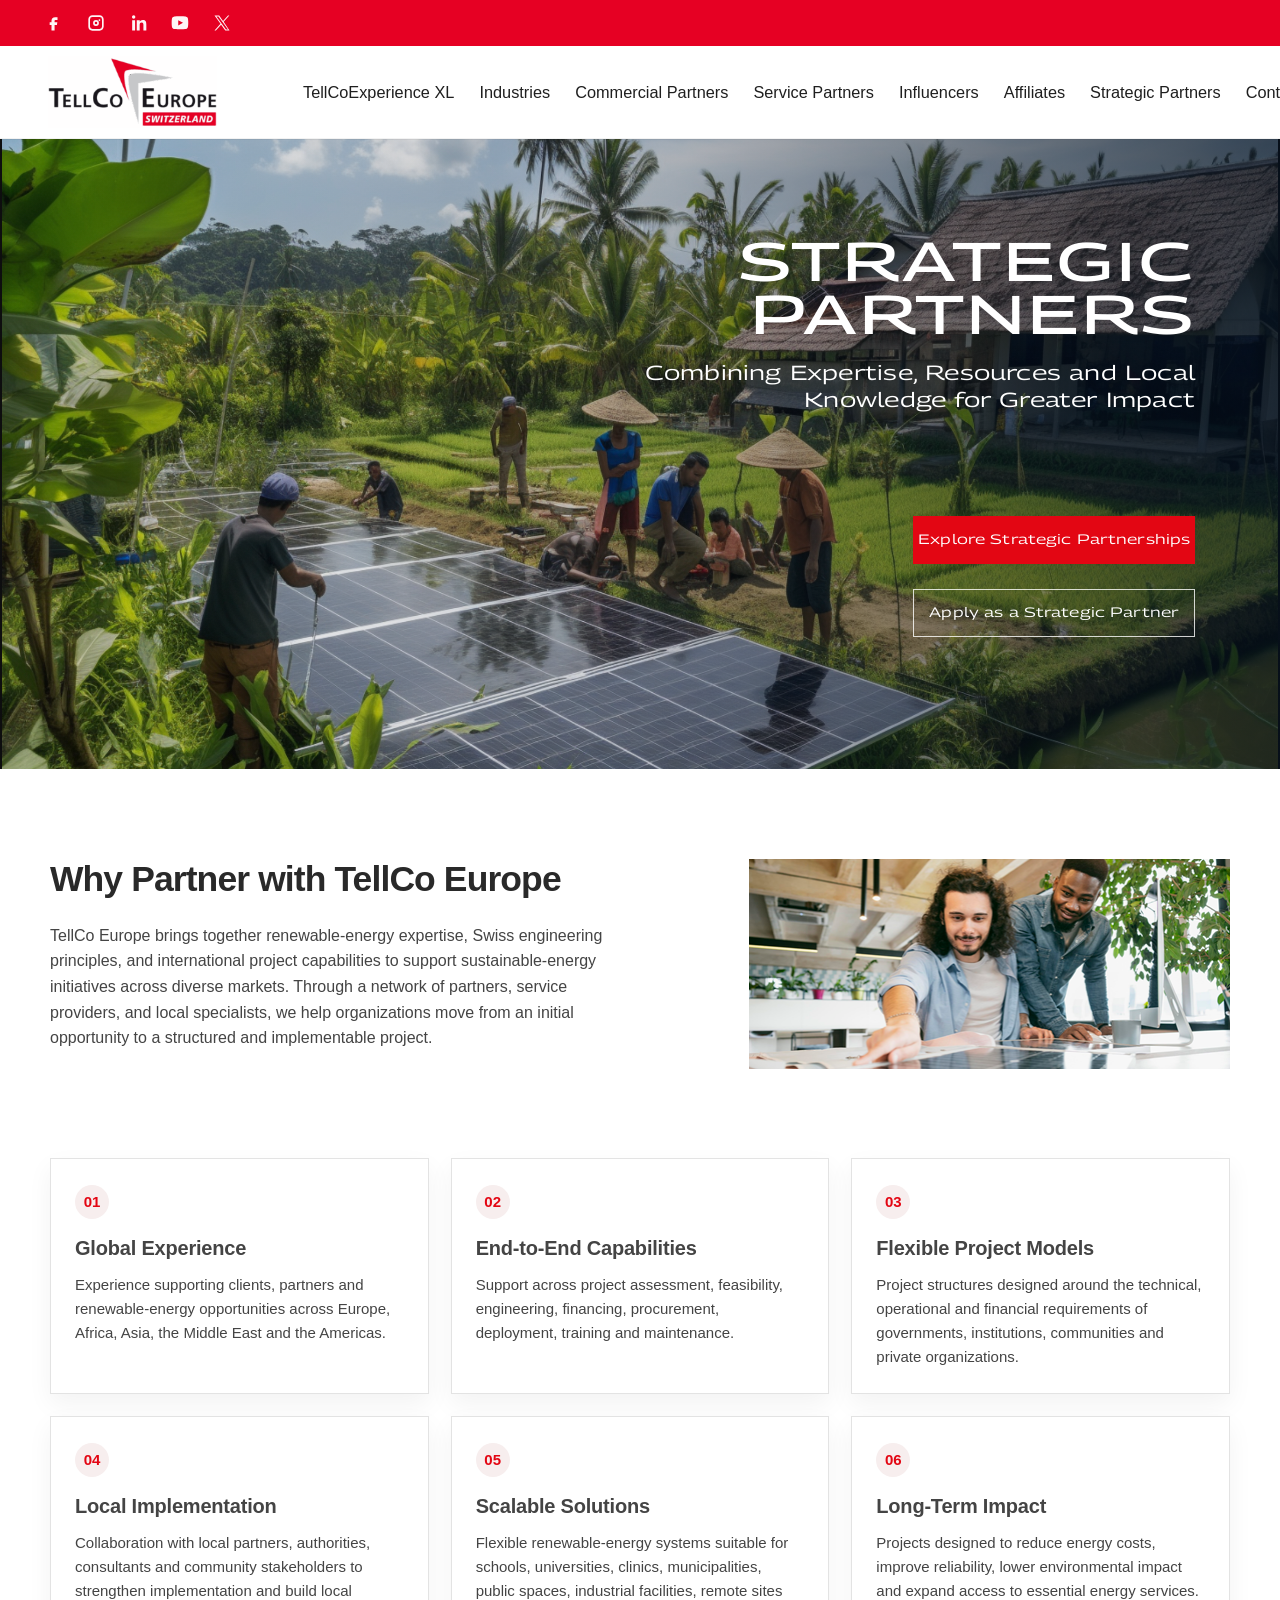
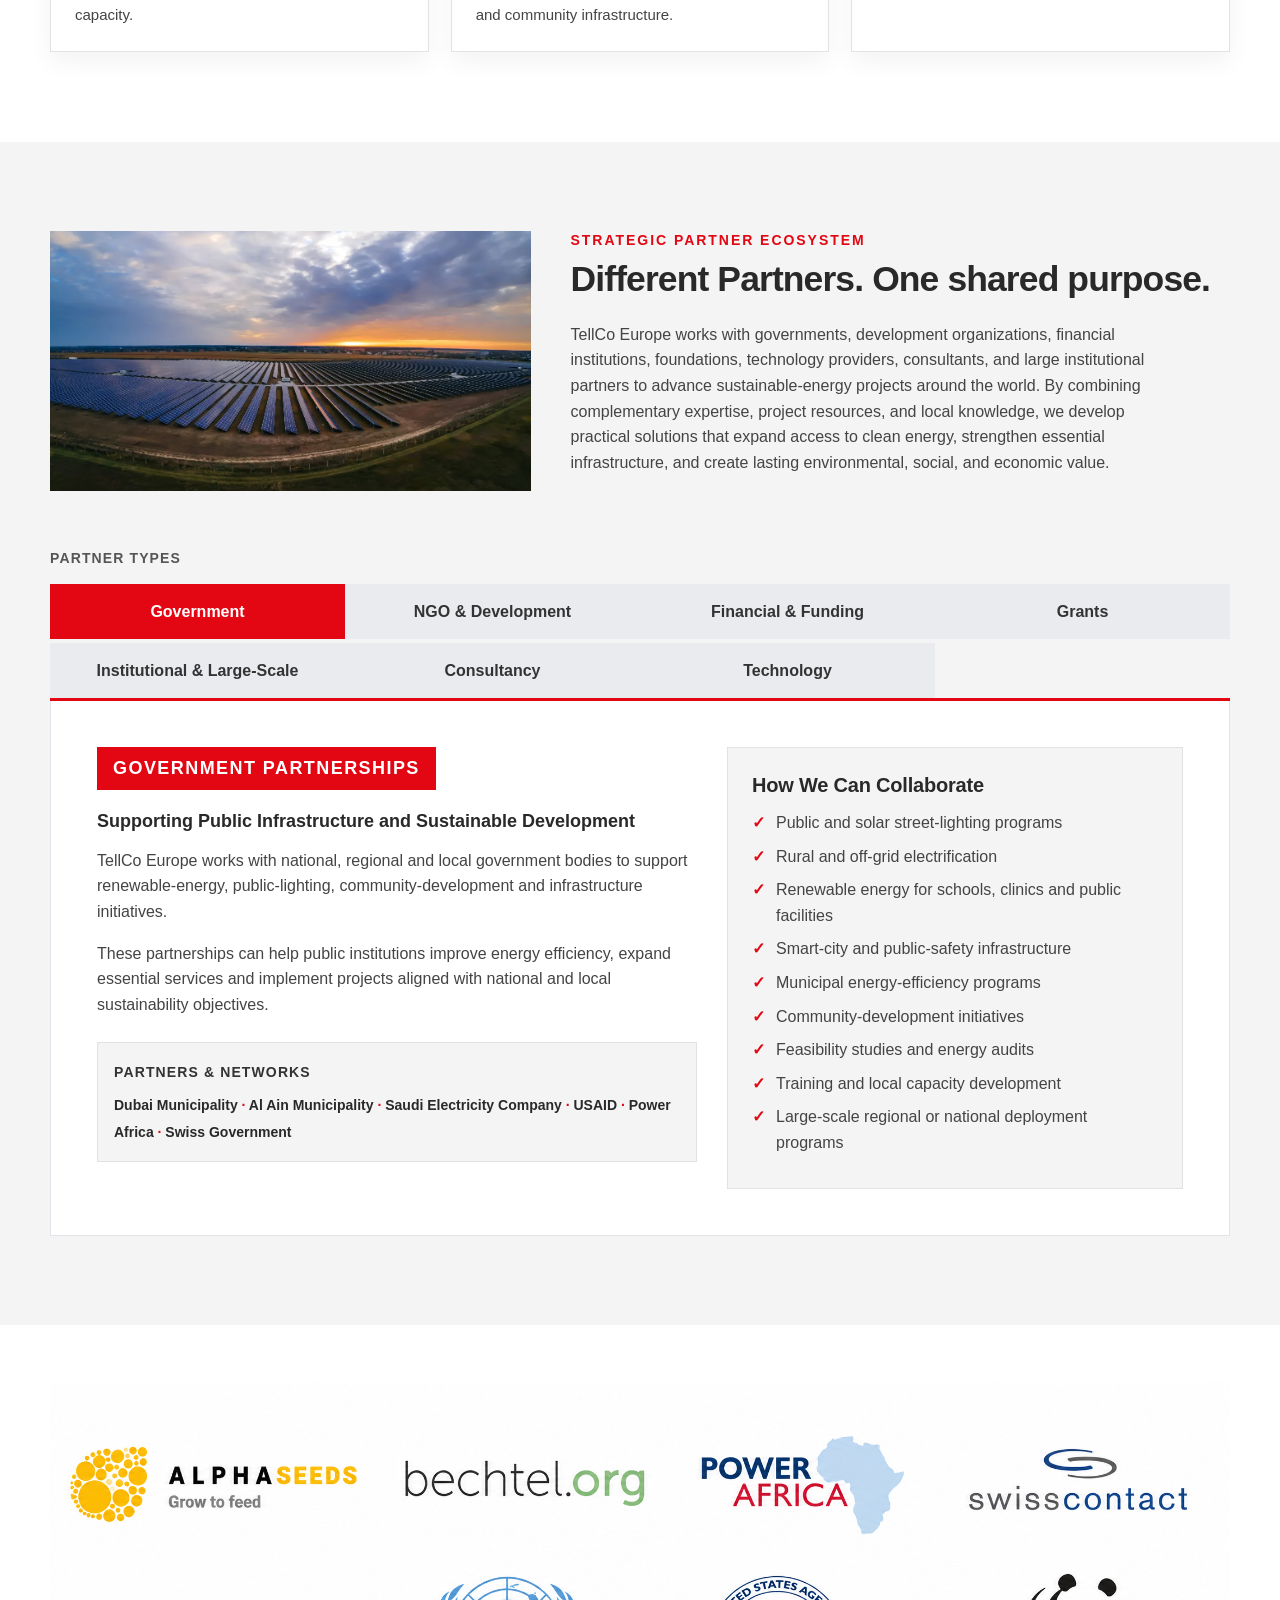
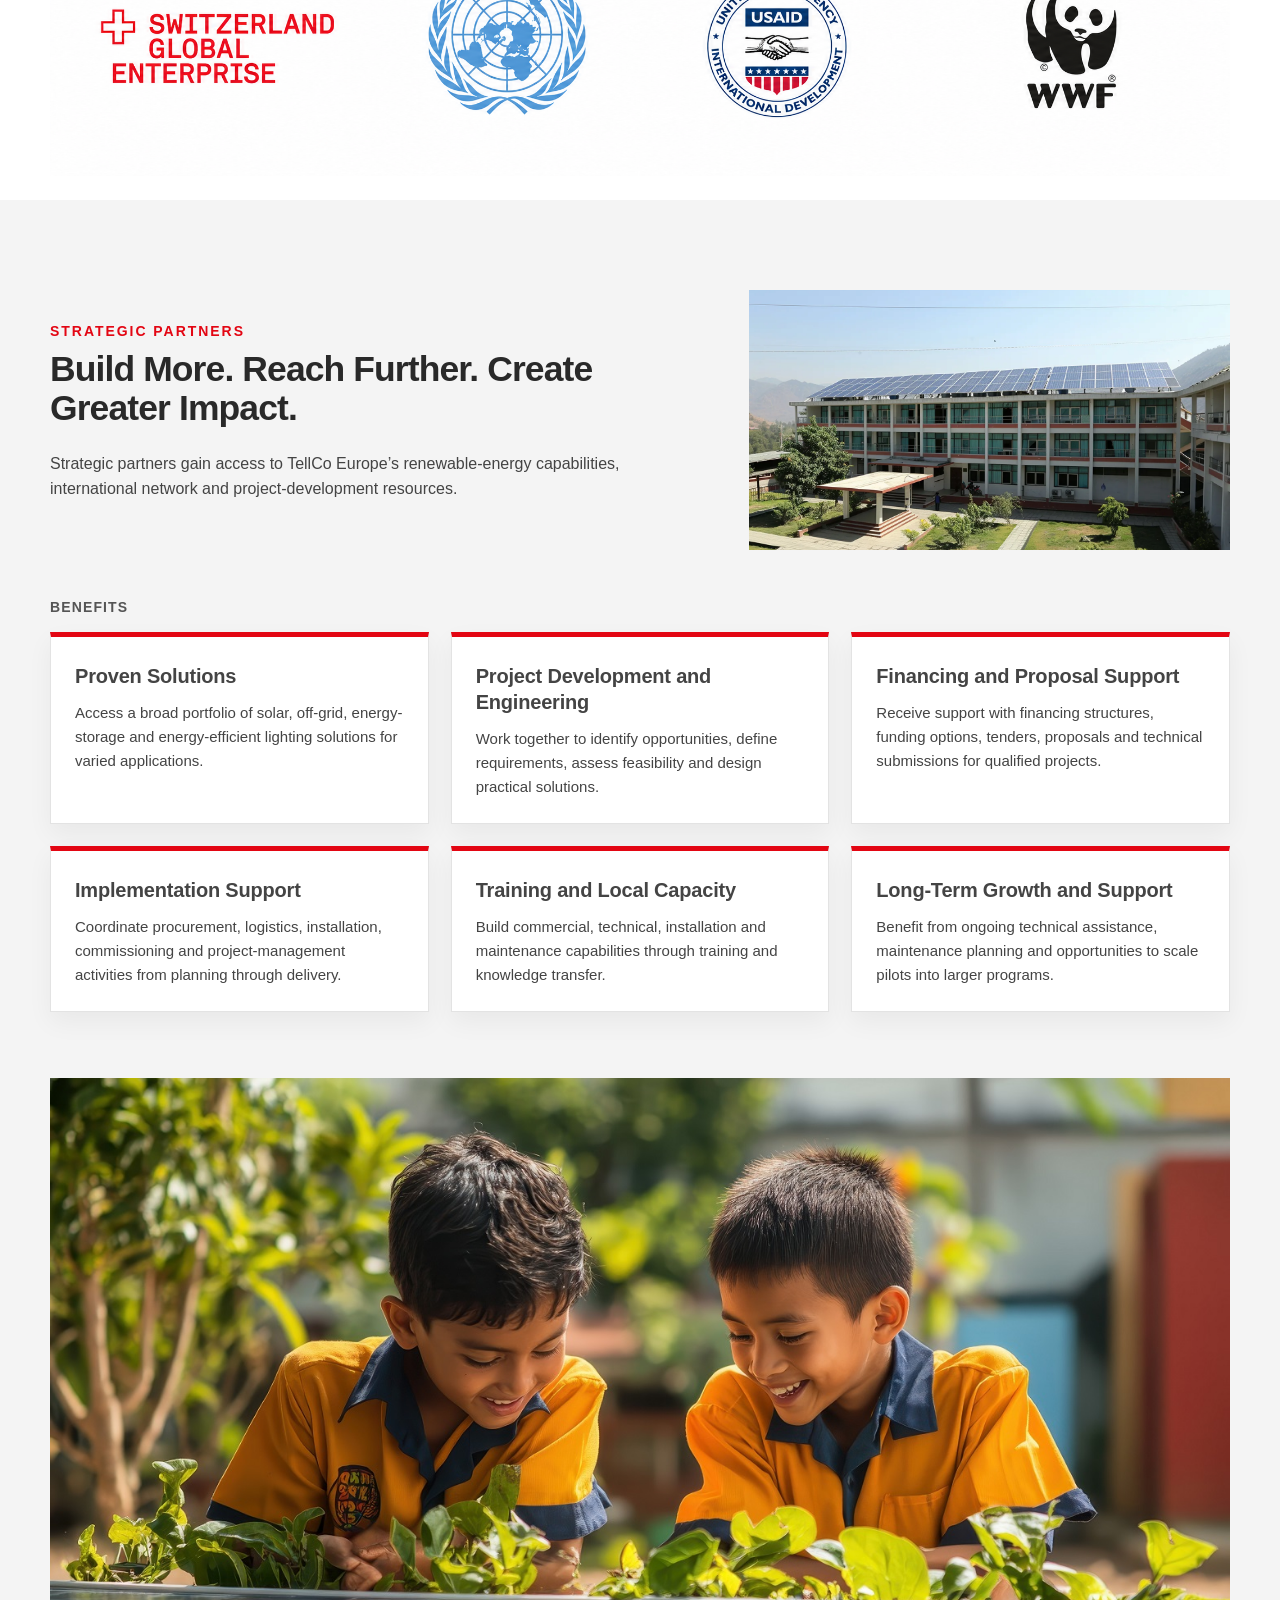
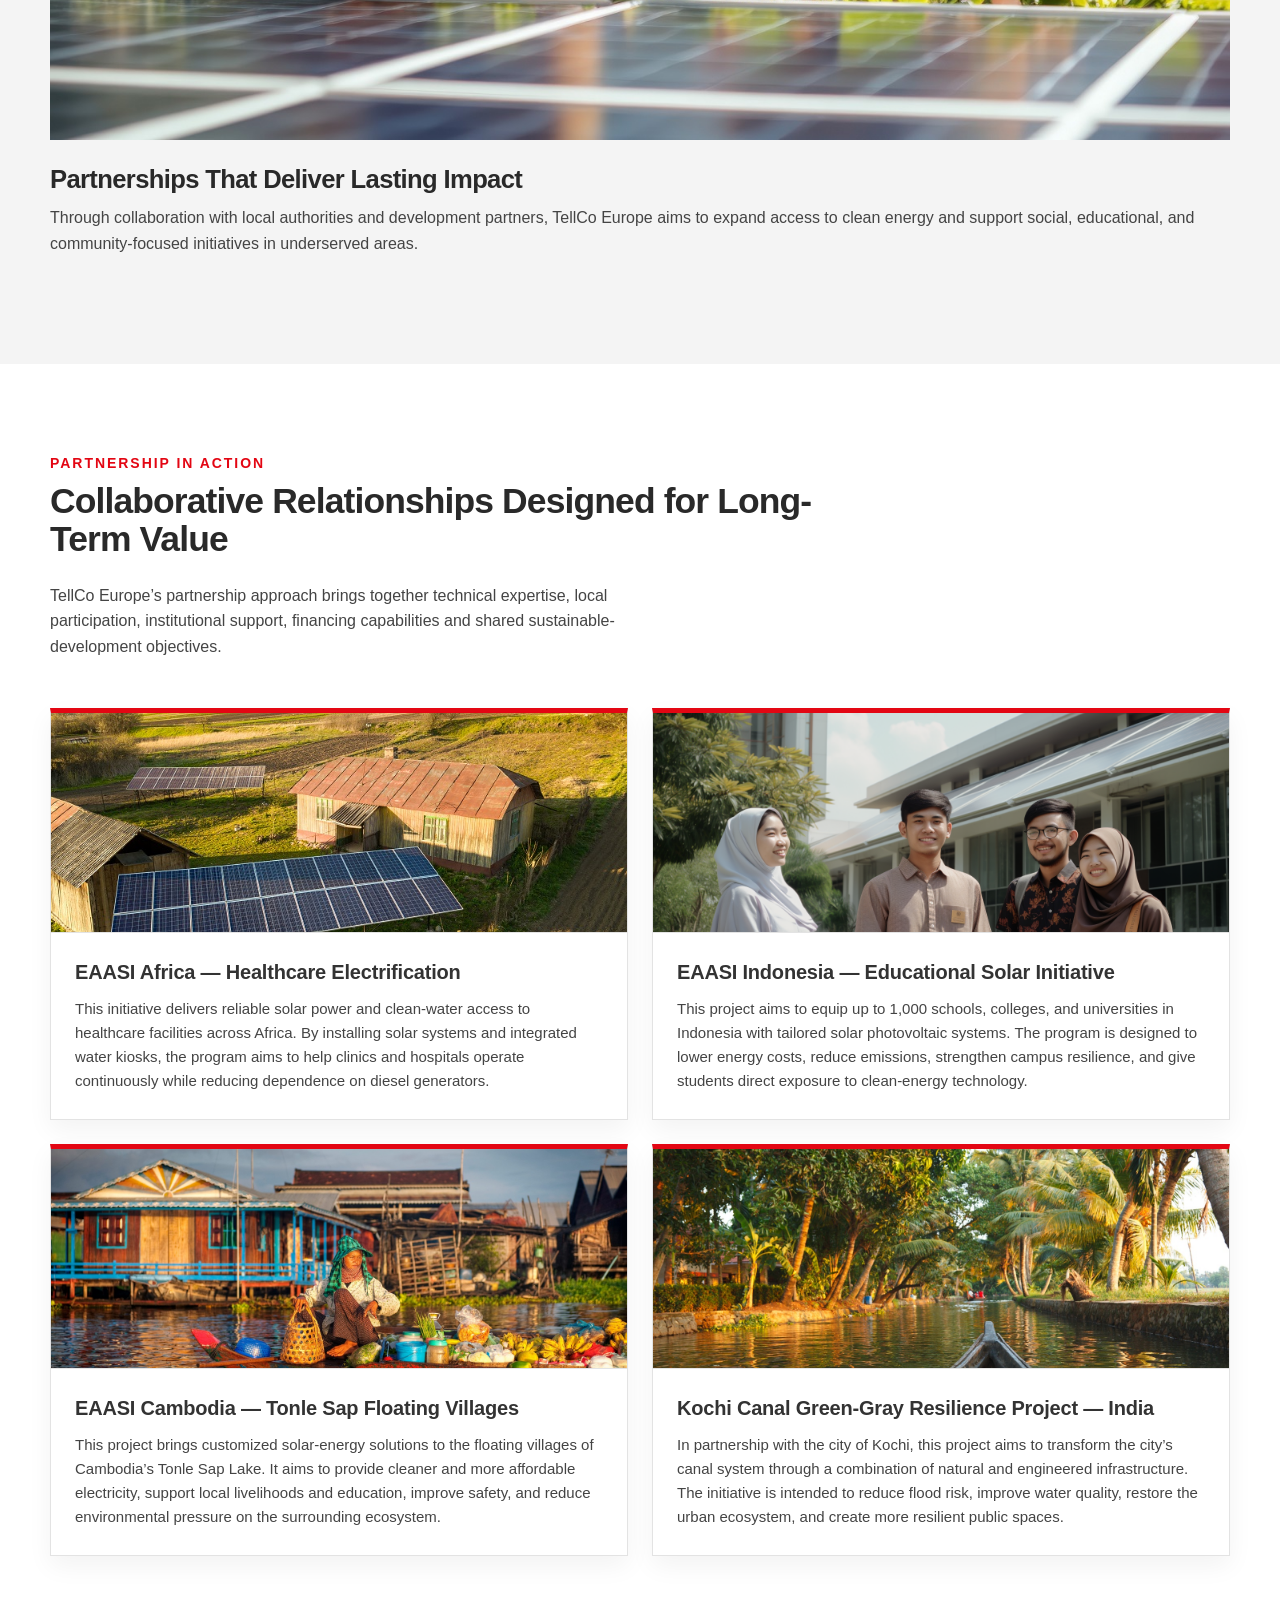
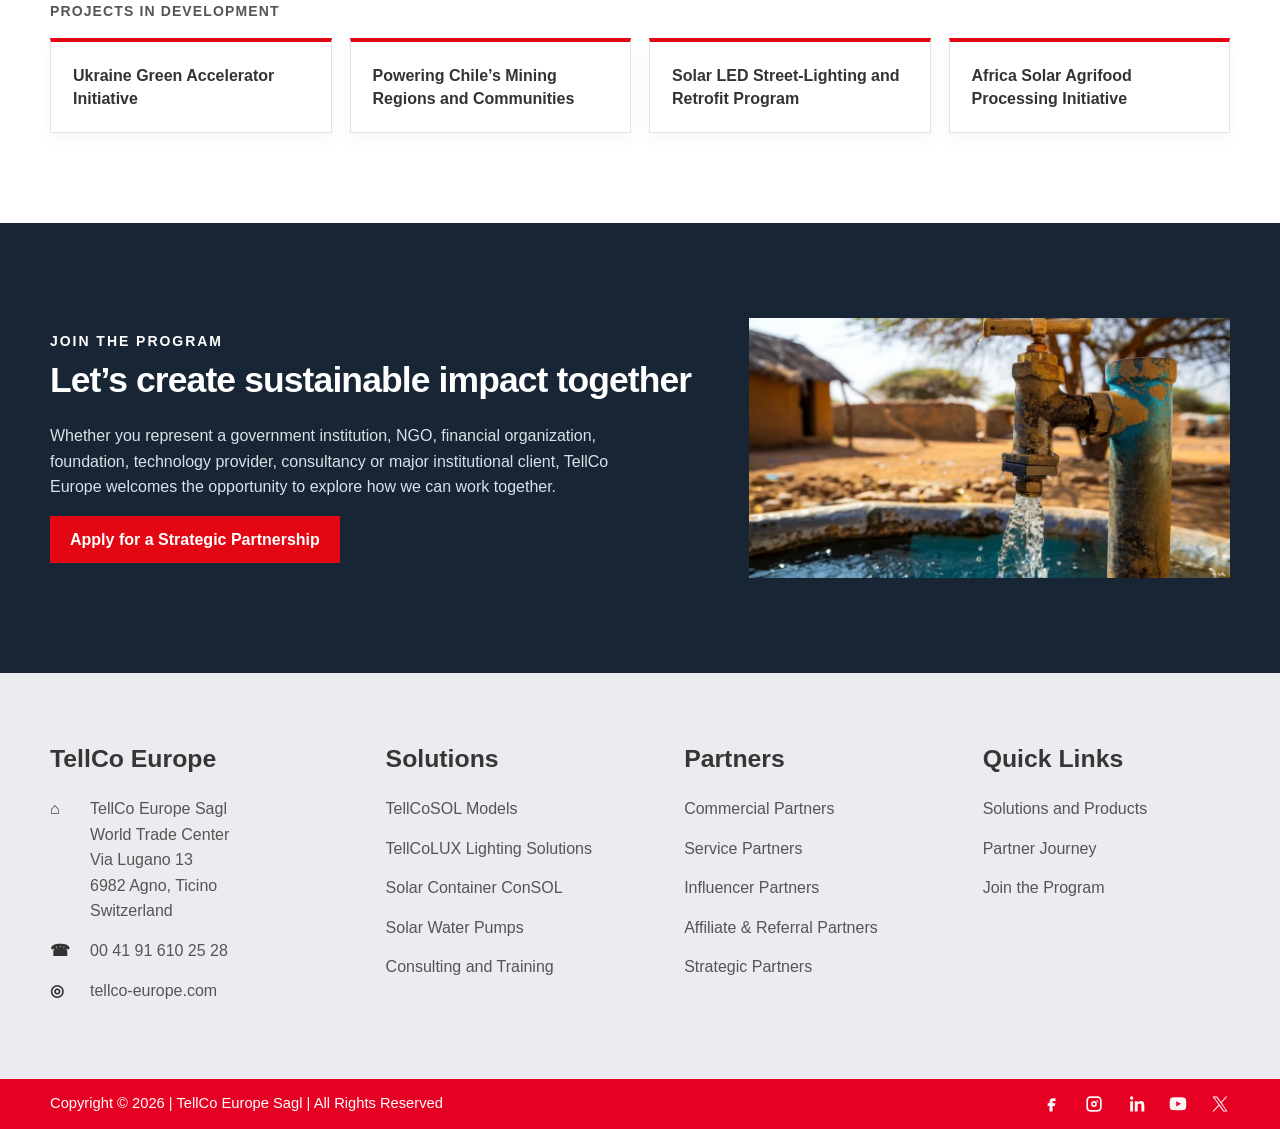
<file: strategic-partners.html>
<!doctype html>
<html lang="en">
<head>
  <!-- Google tag (gtag.js) -->
  <script async src="https://www.googletagmanager.com/gtag/js?id=G-MXQT1SG3SJ"></script>
  <script>
    window.dataLayer = window.dataLayer || [];
    function gtag(){dataLayer.push(arguments);}
    gtag('js', new Date());
    gtag('config', 'G-MXQT1SG3SJ');
  </script>
  <meta charset="utf-8">
  <meta name="viewport" content="width=device-width, initial-scale=1">
  <title>Strategic Partners — TellCoExperience XL</title>
  <meta name="description" content="TellCo Europe Strategic Partners page template.">
  <link rel="preconnect" href="https://fonts.googleapis.com">
  <link rel="preconnect" href="https://fonts.gstatic.com" crossorigin>
  <link href="https://fonts.googleapis.com/css2?family=Georama:wdth,wght@100..150,100..900&amp;family=Inter:wght@400;500&amp;family=Montserrat:wght@600;700&amp;family=Poppins:wght@500&amp;display=swap" rel="stylesheet">
  <link rel="stylesheet" href="styles.css">
  <style>
    :root{--strategic-red:#e30613;--strategic-ink:#292929;--strategic-muted:#444;--strategic-gray:#f4f4f4;--strategic-line:#e1e4e8}
    .strategic-page{font-family:"Helvetica Neue",Helvetica,Arial,sans-serif;color:var(--strategic-ink)}
    .strategic-container{width:min(100% - 48px,1180px);margin-inline:auto}
    .strategic-section{padding:clamp(58px,7vw,92px) 0}
    .strategic-section.is-gray{background:var(--strategic-gray)}
    .strategic-eyebrow{margin:0 0 10px;color:var(--strategic-red);font-size:13.2px;font-weight:800;line-height:1.5;letter-spacing:.14em;text-transform:uppercase}
    .strategic-heading{margin:0 0 24px;color:var(--strategic-ink);font-size:clamp(23.76px,2.772vw,37.62px);font-weight:700;line-height:1.08}
    .strategic-copy{margin:0 0 16px;color:var(--strategic-muted);font-size:16px;line-height:1.7}
    .strategic-split{display:grid;grid-template-columns:1fr 1fr;gap:70px;align-items:center}
    .strategic-split.is-image-left{grid-template-columns:480.573px minmax(0,1fr);gap:40px}
    .strategic-split.is-image-right{grid-template-columns:minmax(0,1fr) 480.573px;gap:40px}
    .strategic-placeholder{width:480.573px;max-width:100%;height:260px;border:1px dashed #a8afb8;background:repeating-linear-gradient(135deg,#f5f6f8,#f5f6f8 12px,#eceef1 12px,#eceef1 24px);display:grid;place-content:center;text-align:center;color:#7f8791}
    .strategic-placeholder span{font-size:11px;letter-spacing:2px}
    .strategic-placeholder strong{display:block;font-size:18px}
    .strategic-section-image{display:block;width:480.573px;max-width:100%;height:260px;object-fit:cover}
    .strategic-logo-grid-section{padding:58px 0 24px}
    .strategic-logo-grid-placeholder{width:100%;height:260px;border:1px dashed #a8afb8;background:repeating-linear-gradient(135deg,#f5f6f8,#f5f6f8 12px,#eceef1 12px,#eceef1 24px);display:grid;place-content:center;text-align:center;color:#7f8791;font-size:18px;font-weight:700;letter-spacing:.08em}
    .strategic-logo-grid-image{display:block;width:100%;height:auto}
    .strategic-hero{position:relative;height:630px;overflow:hidden;background:linear-gradient(130deg,#26384b,#7893a5)}
    .strategic-hero-image{position:absolute;inset:0;width:100%;height:100%;object-fit:cover}
    .strategic-hero-overlay{position:absolute;inset:0;background:linear-gradient(90deg,rgba(4,16,31,.04),rgba(4,16,31,.16) 48%,rgba(4,16,31,.68))}
.strategic-hero-content{position:relative;display:flex;flex-direction:column;align-items:flex-end;padding-top:125px;color:#fff;text-align:right}
    .strategic-hero-title{margin:0;font-family:"Georama","Roboto Condensed",Arial,sans-serif;font-size:54.4px;font-weight:500;line-height:.98;letter-spacing:.035em;text-transform:uppercase;font-variation-settings:"wdth" 145,"wght" 500}
    .strategic-hero-subtitle{max-width:680px;margin:18px 0 0;font-family:"Georama","Roboto Condensed",Arial,sans-serif;font-size:20.4px;font-weight:400;line-height:1.35;letter-spacing:.01em;font-variation-settings:"wdth" 135,"wght" 400;font-stretch:135%}
    .strategic-hero-title,.strategic-hero-subtitle{transform:translateY(-30px)}
    .strategic-hero-actions{display:flex;flex-direction:column;align-items:stretch;width:clamp(240px,22vw,300px);max-width:100%;gap:25px;margin-top:72px}
.strategic-hero-button{display:inline-flex;align-items:center;justify-content:center;width:100%;min-height:48px;padding:14px 32px;border:1px solid var(--strategic-red);background:var(--strategic-red);color:#fff;font-family:"Georama","Roboto Condensed",Arial,sans-serif;font-size:13.6px;font-weight:400;line-height:1;letter-spacing:.01em;font-variation-settings:"wdth" 135,"wght" 400;text-align:center;white-space:nowrap}
.strategic-hero-button.is-secondary{background:transparent;border-color:rgba(255,255,255,.8);color:#fff}
.strategic-hero-button.is-secondary:hover{background:#fff;color:#1f1f1f}
@media(min-width:701px){.strategic-hero-content{transform:translateX(-35px)}}
    .strategic-why-cards{padding-top:0}
    .strategic-why-grid{display:grid;grid-template-columns:repeat(3,minmax(0,1fr));gap:22px}
    .strategic-why-card,.strategic-benefit-card{border:1px solid #e3e3e3;background:#fff;padding:26px 24px 24px;box-shadow:0 10px 24px rgba(0,0,0,.05)}
    .strategic-why-number{width:34px;height:34px;margin-bottom:16px;border-radius:50%;background:#f7eeee;color:var(--strategic-red);display:flex;align-items:center;justify-content:center;font-size:15px;font-weight:800}
    .strategic-card-title{margin:0 0 10px;color:#444;font-size:16px;font-weight:800;line-height:1.7}
    .strategic-card-copy,.strategic-benefit-card li{margin:0;color:#444;font-size:16px;line-height:1.7}
    .strategic-why-card .strategic-card-title{font-size:20px}
    .strategic-why-card .strategic-card-copy{font-size:15px}
    .strategic-tabs-label,.strategic-benefits-label{margin:0 0 16px;color:#555;font-size:14px;font-weight:800;line-height:1.5;letter-spacing:.08em;text-transform:uppercase}
    .strategic-page .strategic-tabs-label,.strategic-page .strategic-benefits-label{font-size:14px!important;font-weight:800!important}
    .strategic-tabs{display:grid;grid-template-columns:repeat(4,1fr);border-bottom:3px solid var(--strategic-red)}
    .strategic-tabs-divider{grid-column:1/-1;height:4px}
    .strategic-tab{border:0;background:#e9ebee;padding:18px 12px;color:#333;font-weight:700;cursor:pointer}
    .strategic-tab.is-active{background:var(--strategic-red);color:#fff}
    .strategic-panel{border:1px solid var(--strategic-line);border-top:0;background:#fff;padding:46px;display:grid;grid-template-columns:1.25fr .95fr;gap:30px}
    .strategic-panel[hidden]{display:none}
    .strategic-type-label{display:table;width:auto;margin:0 0 20px;padding:10px 16px;background:var(--strategic-red);color:#fff;font-size:15px;font-weight:800;line-height:1.35;letter-spacing:.08em;text-transform:uppercase}
    .strategic-page .strategic-type-label{font-size:18px!important}
    .strategic-type-subtitle{margin:0 0 14px;font-size:18px;font-weight:800;line-height:1.4}
    .strategic-format,.strategic-list-card{border:1px solid #e2e2e2;background:var(--strategic-gray)}
    .strategic-format{margin-top:25px;padding:16px;font-size:14px!important;font-weight:700;line-height:1.9}
    .strategic-existing-title{display:block;margin-bottom:6px;color:#333;font-size:14px;font-weight:800;text-transform:uppercase;letter-spacing:.08em}
    .strategic-format-dot{color:var(--strategic-red);font-weight:800}
    .strategic-list-card{padding:24px}
    .strategic-list-card h3{margin:0 0 12px;font-size:16px;font-weight:800}
    .strategic-list-card ul{margin:0;padding:0;list-style:none}
    .strategic-list-card li{position:relative;padding-left:24px;margin:8px 0;color:#444;font-size:16px;line-height:1.7}
    .strategic-list-card li::before{content:"✓";position:absolute;left:0;color:var(--strategic-red);font-weight:800}
    .strategic-benefit-intro{margin-bottom:58px}
    .strategic-quote{margin:30px 0 0;padding:22px 24px;border:1px solid var(--strategic-line);border-left:5px solid var(--strategic-red);background:#fff;color:#444;font-size:18px;font-style:italic;font-weight:400;line-height:1.7}
    .strategic-quote cite{display:block;margin-top:9px;color:#8a8f98;font-size:13px;font-style:normal;font-weight:600}
    .strategic-benefit-grid{display:grid;grid-template-columns:repeat(3,1fr);gap:22px}
    .strategic-benefit-card{border-top:5px solid var(--strategic-red)}
    .strategic-benefit-title{display:flex;align-items:center;gap:14px;margin-bottom:12px}
    .strategic-benefit-title h3{margin:0;color:#444;font-size:16px;font-weight:800;line-height:1.7}
    .strategic-page .strategic-benefit-title h3{margin-bottom:0!important}
    .strategic-benefit-card ul{margin:14px 0 0;padding-left:22px}
    .strategic-benefit-card li::marker{color:var(--strategic-red)}
    .strategic-section#benefits{padding-bottom:42px}
    .strategic-impact-feature{padding:24px 0 92px;background:var(--strategic-gray)}
    .strategic-impact-image{display:block;width:100%;height:auto;object-fit:cover}
    .strategic-impact-caption{padding-top:26px}
    .strategic-impact-caption h2{margin:0 0 12px;color:var(--strategic-ink);font-size:clamp(22px,2vw,28px);font-weight:700;line-height:1.08}
    .strategic-project-intro{max-width:860px;margin-bottom:42px}
    .strategic-project-grid{display:grid;grid-template-columns:repeat(2,1fr);gap:24px}
    .strategic-project-card{border:1px solid #e3e3e3;border-top:5px solid var(--strategic-red);background:#fff;box-shadow:0 10px 24px rgba(0,0,0,.05)}
    .strategic-project-image{display:block;width:100%;height:220px;object-fit:cover;border-bottom:1px solid #e3e3e3}
    .strategic-project-content{padding:26px 24px}
    .strategic-project-content h3{margin:0 0 14px;color:#333;font-size:22px;font-weight:700;line-height:1.2}
    .strategic-development-title{margin:46px 0 18px;color:#555;font-size:14px;font-weight:800;line-height:1.5;letter-spacing:.08em;text-transform:uppercase}
    .strategic-page .strategic-development-title{font-size:14px!important;font-weight:800!important}
    .strategic-development-grid{display:grid;grid-template-columns:repeat(4,1fr);gap:18px}
    .strategic-development-card{border:1px solid #e3e3e3;border-top:4px solid var(--strategic-red);background:#fff;padding:22px;color:#333;font-size:16px;font-weight:700;line-height:1.45;box-shadow:0 6px 16px rgba(0,0,0,.04)}
    .strategic-join{padding:95px 0;background:#182534;color:#fff}
    .strategic-join .strategic-eyebrow,.strategic-join .strategic-heading{color:#fff}
    .strategic-join .strategic-copy{color:#d9e0e7}
    .strategic-join-button{display:inline-flex;padding:14px 20px;background:var(--strategic-red);color:#fff;font-weight:700}
    .strategic-join .strategic-placeholder{border-color:#718092;background:repeating-linear-gradient(135deg,#27384a,#27384a 12px,#31465b 12px,#31465b 24px);color:#dbe1e7}
    @media(max-width:1000px){.strategic-split.is-image-left,.strategic-split.is-image-right{grid-template-columns:1fr 1fr;gap:40px}.strategic-why-grid,.strategic-benefit-grid,.strategic-development-grid{grid-template-columns:repeat(2,1fr)}.strategic-tabs{grid-template-columns:repeat(2,1fr)}.strategic-tabs-divider{display:none}.strategic-panel{grid-template-columns:1fr 1fr}}
    @media(max-width:1199px) and (min-width:810px){.strategic-hero-title{font-size:38.4px;font-weight:500;line-height:1;letter-spacing:.015em;font-variation-settings:"wdth" 128,"wght" 500}}
    @media(max-width:809px){.strategic-hero-title{font-size:21.6px;font-weight:600;line-height:1.04;letter-spacing:0;font-variation-settings:"wdth" 100,"wght" 600}.strategic-hero-subtitle{max-width:350px;margin-top:12px;font-size:14.45px;letter-spacing:.006em}.strategic-hero-actions{width:240px;margin-top:28px;gap:22px}.strategic-hero-button{padding:13px 26px;font-size:11.9px;letter-spacing:.006em}}
@media(max-width:700px){.strategic-container{width:min(100% - 32px,1180px)}.strategic-split,.strategic-split.is-image-left,.strategic-split.is-image-right,.strategic-why-grid,.strategic-benefit-grid,.strategic-project-grid,.strategic-development-grid,.strategic-tabs,.strategic-panel{grid-template-columns:1fr}.strategic-split.is-image-left,.strategic-split.is-image-right{gap:28px}.strategic-split.is-image-left>div,.strategic-split.is-image-right>div{order:1}.strategic-split.is-image-left>.strategic-section-image,.strategic-split.is-image-right>.strategic-section-image{order:2;width:100%}.strategic-panel{padding:25px}.strategic-panel-main{grid-column:auto}.strategic-hero{height:620px}.strategic-hero-content{align-items:center;padding-top:95px;text-align:center}}
  </style>
</head>
<body>
  <a class="skip-link" href="#main">Skip to content</a>

  <div class="topbar" aria-label="TellCo utility links">
    <div class="container topbar-inner">
      <div class="social-links" aria-label="Social links">
        <a href="https://www.facebook.com/Tellcoeuropeoffical" target="_blank" rel="noopener noreferrer" aria-label="TellCo Europe on Facebook" class="social-icon"><svg viewBox="0 0 24 24" aria-hidden="true"><path d="M14 8.5h2.2V5h-2.8C10.4 5 9 6.8 9 9.4V11H6.8v3.4H9V21h3.7v-6.6h2.8L16 11h-3.3V9.8c0-.9.4-1.3 1.3-1.3Z"/></svg></a>
        <a href="https://www.instagram.com/tellcoeuropeofficial/" target="_blank" rel="noopener noreferrer" aria-label="TellCo Europe on Instagram" class="social-icon"><svg viewBox="0 0 24 24" aria-hidden="true"><path d="M7.7 2.8h8.6c2.7 0 4.9 2.2 4.9 4.9v8.6c0 2.7-2.2 4.9-4.9 4.9H7.7a4.9 4.9 0 0 1-4.9-4.9V7.7c0-2.7 2.2-4.9 4.9-4.9Zm0 2A2.9 2.9 0 0 0 4.8 7.7v8.6a2.9 2.9 0 0 0 2.9 2.9h8.6a2.9 2.9 0 0 0 2.9-2.9V7.7a2.9 2.9 0 0 0-2.9-2.9H7.7Zm4.3 3.7a3.5 3.5 0 1 1 0 7 3.5 3.5 0 0 1 0-7Zm0 2a1.5 1.5 0 1 0 0 3 1.5 1.5 0 0 0 0-3Zm4.1-3.1a1 1 0 1 1 0 2.1 1 1 0 0 1 0-2.1Z"/></svg></a>
        <a href="https://www.linkedin.com/company/tellco-europe-sagl-switzerland/" target="_blank" rel="noopener noreferrer" aria-label="TellCo Europe on LinkedIn" class="social-icon"><svg viewBox="0 0 24 24" aria-hidden="true"><path d="M5 8.7h3.5V21H5V8.7Zm1.8-5.9a2 2 0 1 1 0 4.1 2 2 0 0 1 0-4.1ZM10.8 8.7h3.3v1.7h.1c.5-.9 1.7-2 3.5-2 3.7 0 4.3 2.4 4.3 5.5V21h-3.5v-6.3c0-1.5 0-3.4-2.1-3.4s-2.4 1.6-2.4 3.3V21h-3.5V8.7Z"/></svg></a>
        <a href="https://www.youtube.com/channel/UCJPmVI-EG29OVMQisPmbQMA?view_as=subscriber" target="_blank" rel="noopener noreferrer" aria-label="TellCo Europe on YouTube" class="social-icon"><svg viewBox="0 0 24 24" aria-hidden="true"><path d="M21.6 7.2s-.2-1.5-.9-2.1c-.9-.9-1.9-.9-2.4-1C15 3.8 12 3.8 12 3.8h-.1s-3 0-6.3.3c-.5.1-1.5.1-2.4 1-.7.6-.9 2.1-.9 2.1S2 9 2 10.8v1.7c0 1.8.3 3.6.3 3.6s.2 1.5.9 2.1c.9.9 2.1.9 2.6 1 1.9.2 6.2.3 6.2.3s3 0 6.3-.3c.5-.1 1.5-.1 2.4-1 .7-.6.9-2.1.9-2.1s.3-1.8.3-3.6v-1.7c0-1.8-.3-3.6-.3-3.6ZM9.9 14.9V8.7l5.7 3.1-5.7 3.1Z"/></svg></a>
        <a href="https://x.com/TellCo__Europe" target="_blank" rel="noopener noreferrer" aria-label="TellCo Europe on X" class="social-icon social-x"><svg viewBox="0 0 24 24" aria-hidden="true"><path d="M14.2 10.3 21.8 2h-1.8l-6.6 7.2L8.2 2H2l8 11.1L2 22h1.8l7-7.7 5.6 7.7H22l-7.8-11.7Zm-2.5 2.8-.8-1.1L4.5 3.4h2.8l5.1 6.9.8 1.1 6.8 9.2h-2.8l-5.5-7.5Z"/></svg></a>
      </div>
    </div>
  </div>

  <header class="site-header" data-header>
    <div class="container nav-shell">
      <a class="brand" href="index.html" aria-label="TellCoExperience XL home"><img src="assets/logo.png" alt="TellCo Europe Switzerland" class="brand-logo"></a>
      <button class="mobile-toggle" type="button" data-nav-toggle aria-controls="primary-navigation" aria-expanded="false"><span></span><span></span><span></span><span class="visually-hidden">Open navigation</span></button>
      <nav class="primary-nav" id="primary-navigation" data-nav aria-label="Primary navigation">
        <a href="index.html">TellCoExperience XL</a>
        <a href="industries.html">Industries</a>
        <a href="commercial-partners.html">Commercial Partners</a>
        <a href="service-partners.html">Service Partners</a>
        <a href="influencers-partners.html">Influencers</a>
        <a href="affiliates-partners.html">Affiliates</a>
        <a href="strategic-partners.html" aria-current="page">Strategic Partners</a>
        <a href="contact.html">Contact</a>
      </nav>
    </div>
  </header>

  <main id="main" class="strategic-page site-content-typography">
    <section class="strategic-hero" aria-labelledby="strategic-hero-title">
      <img class="strategic-hero-image" src="assets/hero-strategic.png" alt="Local community installing solar panels">
      <div class="strategic-hero-overlay" aria-hidden="true"></div>
      <div class="strategic-container strategic-hero-content">
        <h1 class="strategic-hero-title" id="strategic-hero-title">Strategic<br>Partners</h1>
        <p class="strategic-hero-subtitle">Combining Expertise, Resources and Local Knowledge for Greater Impact</p>
        <div class="strategic-hero-actions">
          <a class="strategic-hero-button" href="#partner-types">Explore Strategic Partnerships</a>
          <a class="strategic-hero-button is-secondary" href="contact.html">Apply as a Strategic Partner</a>
        </div>
      </div>
    </section>

    <section class="strategic-section">
      <div class="strategic-container strategic-split is-image-right">
        <div>
          <h2 class="strategic-heading">Why Partner with TellCo Europe</h2>
          <p class="strategic-copy">TellCo Europe brings together renewable‑energy expertise, Swiss engineering principles, and international project capabilities to support sustainable‑energy initiatives across diverse markets. Through a network of partners, service providers, and local specialists, we help organizations move from an initial opportunity to a structured and implementable project.</p>
        </div>
        <img class="strategic-section-image" src="assets/strategic-partners-social-people.png" alt="Renewable-energy professionals collaborating on solar technology" style="height:210px;object-position:center top">
      </div>
    </section>

    <section class="strategic-section strategic-why-cards">
      <div class="strategic-container strategic-why-grid">
        <article class="strategic-why-card"><span class="strategic-why-number">01</span><h3 class="strategic-card-title">Global Experience</h3><p class="strategic-card-copy">Experience supporting clients, partners and renewable-energy opportunities across Europe, Africa, Asia, the Middle East and the Americas.</p></article>
        <article class="strategic-why-card"><span class="strategic-why-number">02</span><h3 class="strategic-card-title">End-to-End Capabilities</h3><p class="strategic-card-copy">Support across project assessment, feasibility, engineering, financing, procurement, deployment, training and maintenance.</p></article>
        <article class="strategic-why-card"><span class="strategic-why-number">03</span><h3 class="strategic-card-title">Flexible Project Models</h3><p class="strategic-card-copy">Project structures designed around the technical, operational and financial requirements of governments, institutions, communities and private organizations.</p></article>
        <article class="strategic-why-card"><span class="strategic-why-number">04</span><h3 class="strategic-card-title">Local Implementation</h3><p class="strategic-card-copy">Collaboration with local partners, authorities, consultants and community stakeholders to strengthen implementation and build local capacity.</p></article>
        <article class="strategic-why-card"><span class="strategic-why-number">05</span><h3 class="strategic-card-title">Scalable Solutions</h3><p class="strategic-card-copy">Flexible renewable-energy systems suitable for schools, universities, clinics, municipalities, public spaces, industrial facilities, remote sites and community infrastructure.</p></article>
        <article class="strategic-why-card"><span class="strategic-why-number">06</span><h3 class="strategic-card-title">Long-Term Impact</h3><p class="strategic-card-copy">Projects designed to reduce energy costs, improve reliability, lower environmental impact and expand access to essential energy services.</p></article>
      </div>
    </section>

    <section class="strategic-section is-gray" id="partner-types">
      <div class="strategic-container strategic-split is-image-left" style="margin-bottom:58px">
        <img class="strategic-section-image" src="assets/Driving-Global-Impact-2-scaled.webp" alt="Large-scale solar energy installation">
        <div><p class="strategic-eyebrow">Strategic Partner Ecosystem</p><h2 class="strategic-heading">Different Partners. One shared purpose.</h2><p class="strategic-copy">TellCo Europe works with governments, development organizations, financial institutions, foundations, technology providers, consultants, and large institutional partners to advance sustainable‑energy projects around the world. By combining complementary expertise, project resources, and local knowledge, we develop practical solutions that expand access to clean energy, strengthen essential infrastructure, and create lasting environmental, social, and economic value.</p></div>
      </div>
      <div class="strategic-container">
        <p class="strategic-tabs-label">Partner Types</p>
        <div class="strategic-tabs" role="tablist" aria-label="Strategic partner types">
          <button class="strategic-tab is-active" type="button" role="tab" aria-selected="true" aria-controls="type-government" id="tab-government">Government</button>
          <button class="strategic-tab" type="button" role="tab" aria-selected="false" aria-controls="type-ngo" id="tab-ngo">NGO &amp; Development</button>
          <button class="strategic-tab" type="button" role="tab" aria-selected="false" aria-controls="type-financial" id="tab-financial">Financial &amp; Funding</button>
          <button class="strategic-tab" type="button" role="tab" aria-selected="false" aria-controls="type-grants" id="tab-grants">Grants</button>
          <span class="strategic-tabs-divider" aria-hidden="true"></span>
          <button class="strategic-tab" type="button" role="tab" aria-selected="false" aria-controls="type-institutional" id="tab-institutional">Institutional &amp; Large-Scale</button>
          <button class="strategic-tab" type="button" role="tab" aria-selected="false" aria-controls="type-consultancy" id="tab-consultancy">Consultancy</button>
          <button class="strategic-tab" type="button" role="tab" aria-selected="false" aria-controls="type-technology" id="tab-technology">Technology</button>
        </div>
        <div class="strategic-panel" role="tabpanel" id="type-government" aria-labelledby="tab-government">
          <div class="strategic-panel-main"><h2 class="strategic-type-label">Government Partnerships</h2><h3 class="strategic-type-subtitle">Supporting Public Infrastructure and Sustainable Development</h3><p class="strategic-copy">TellCo Europe works with national, regional and local government bodies to support renewable-energy, public-lighting, community-development and infrastructure initiatives.</p><p class="strategic-copy">These partnerships can help public institutions improve energy efficiency, expand essential services and implement projects aligned with national and local sustainability objectives.</p><div class="strategic-format"><strong class="strategic-existing-title">Partners &amp; Networks</strong>Dubai Municipality <span class="strategic-format-dot">·</span> Al Ain Municipality <span class="strategic-format-dot">·</span> Saudi Electricity Company <span class="strategic-format-dot">·</span> USAID <span class="strategic-format-dot">·</span> Power Africa <span class="strategic-format-dot">·</span> Swiss Government</div></div>
          <div class="strategic-list-card"><h3>How We Can Collaborate</h3><ul><li>Public and solar street-lighting programs</li><li>Rural and off-grid electrification</li><li>Renewable energy for schools, clinics and public facilities</li><li>Smart-city and public-safety infrastructure</li><li>Municipal energy-efficiency programs</li><li>Community-development initiatives</li><li>Feasibility studies and energy audits</li><li>Training and local capacity development</li><li>Large-scale regional or national deployment programs</li></ul></div>
        </div>
        <div class="strategic-panel" role="tabpanel" id="type-ngo" aria-labelledby="tab-ngo" hidden>
          <div class="strategic-panel-main"><h2 class="strategic-type-label">NGO &amp; Development Partnerships</h2><h3 class="strategic-type-subtitle">Expanding Clean-Energy Access Where It Matters Most</h3><p class="strategic-copy">TellCo Europe collaborates with nongovernmental organizations, development institutions and impact-focused organizations working to improve education, healthcare, community resilience and access to sustainable energy.</p><p class="strategic-copy">Together, we can identify underserved communities, design appropriate solutions and support projects that deliver measurable and lasting benefits.</p><div class="strategic-format"><strong class="strategic-existing-title">Partners &amp; Networks</strong>WWF <span class="strategic-format-dot">·</span> United Nations <span class="strategic-format-dot">·</span> SNV <span class="strategic-format-dot">·</span> USAID <span class="strategic-format-dot">·</span> Power Africa <span class="strategic-format-dot">·</span> Alpha Seeds</div></div>
          <div class="strategic-list-card"><h3>How We Can Collaborate</h3><ul><li>Renewable energy for schools and educational facilities</li><li>Solar power for clinics and community centers</li><li>Rural and underserved-community electrification</li><li>Solar street and public-space lighting</li><li>Clean-water, water-pumping and cold-storage solutions</li><li>Climate and sustainable-development programs</li><li>Community training and technical capacity building</li><li>Social-impact initiatives connected to larger energy projects</li><li>Monitoring and communication of project outcomes</li></ul></div>
        </div>
        <div class="strategic-panel" role="tabpanel" id="type-financial" aria-labelledby="tab-financial" hidden>
          <div class="strategic-panel-main"><h2 class="strategic-type-label">Financial &amp; Funding Partnerships</h2><h3 class="strategic-type-subtitle">Turning Viable Energy Opportunities into Fundable Projects</h3><p class="strategic-copy">Access to appropriate financing is essential for scaling renewable-energy infrastructure. TellCo Europe works with financial institutions, investors and funding partners to structure practical financing approaches for qualified projects.</p><p class="strategic-copy">These collaborations can help governments, institutions and commercial organizations move forward with energy projects while reducing the burden of large upfront capital requirements.</p><div class="strategic-format"><strong class="strategic-existing-title">Partners &amp; Networks</strong>Swiss Export Risk Insurance SERV <span class="strategic-format-dot">·</span> Commercial and international banks <span class="strategic-format-dot">·</span> Microfinance institutions <span class="strategic-format-dot">·</span> Impact-finance and crowdfunding funds <span class="strategic-format-dot">·</span> Debt and equity financiers <span class="strategic-format-dot">·</span> Private investors <span class="strategic-format-dot">·</span> EU financial partners</div></div>
          <div class="strategic-list-card"><h3>How We Can Collaborate</h3><ul><li>Renewable-energy project finance</li><li>Debt and equity financing</li><li>Impact investment</li><li>Leasing and rental structures</li><li>Lighting-as-a-Service models</li><li>Energy-as-a-Service models</li><li>Financing for municipalities and public institutions</li><li>Financing for schools, universities and healthcare facilities</li><li>Blended-finance structures</li><li>Funding for scalable regional programs</li></ul></div>
        </div>
        <div class="strategic-panel" role="tabpanel" id="type-grants" aria-labelledby="tab-grants" hidden>
          <div class="strategic-panel-main"><h2 class="strategic-type-label">Grant Partnerships</h2><h3 class="strategic-type-subtitle">Unlocking Resources for Climate and Community Impact</h3><p class="strategic-copy">TellCo Europe welcomes collaboration with foundations, international development programs and grant-making organizations supporting renewable energy, climate action and sustainable community development.</p><p class="strategic-copy">Grant partnerships can help fund feasibility work, pilot programs and projects serving communities or institutions that may not have access to conventional financing.</p><div class="strategic-format"><strong class="strategic-existing-title">Partners &amp; Networks</strong>REPIC <span class="strategic-format-dot">·</span> USAID <span class="strategic-format-dot">·</span> United Nations funding programs <span class="strategic-format-dot">·</span> HETA</div></div>
          <div class="strategic-list-card"><h3>How We Can Collaborate</h3><ul><li>Renewable-energy access programs</li><li>Climate-mitigation and decarbonization initiatives</li><li>School and university electrification</li><li>Energy access for clinics and health facilities</li><li>Rural and community-development programs</li><li>Public-lighting and safety projects</li><li>Technical-assistance funding</li><li>Feasibility studies and pilot projects</li><li>Sustainable Development Goal initiatives</li><li>Expansion of successful pilot programs</li></ul></div>
        </div>
        <div class="strategic-panel" role="tabpanel" id="type-institutional" aria-labelledby="tab-institutional" hidden>
          <div class="strategic-panel-main"><h2 class="strategic-type-label">Institutional &amp; Large-Scale Project Partnerships</h2><h3 class="strategic-type-subtitle">Delivering Solutions for Complex Operating Environments</h3><p class="strategic-copy">TellCo Europe collaborates with large institutions, utilities, infrastructure organizations and industrial clients that require reliable, scalable and technically coordinated energy solutions.</p><p class="strategic-copy">These partnerships support projects in which renewable-energy and lighting systems must be integrated into broader operational, infrastructure or sustainability programs.</p><div class="strategic-format"><strong class="strategic-existing-title">Partners &amp; Networks</strong>Al Naboodah <span class="strategic-format-dot">·</span> Al Jaber <span class="strategic-format-dot">·</span> Savanna Group of Companies <span class="strategic-format-dot">·</span> Mohammed Fakhroo &amp; Bros. <span class="strategic-format-dot">·</span> Saudi Electricity Company <span class="strategic-format-dot">·</span> Dubai Municipality <span class="strategic-format-dot">·</span> Al Ain Municipality <span class="strategic-format-dot">·</span> PT HME</div></div>
          <div class="strategic-list-card"><h3>How We Can Collaborate</h3><ul><li>Solar and energy-storage systems</li><li>Off-grid and hybrid-energy infrastructure</li><li>Industrial and institutional energy projects</li><li>Renewable energy for universities and healthcare systems</li><li>Energy-efficiency and lighting retrofits</li><li>Remote-site and mission-critical power</li><li>Large-scale procurement and deployment programs</li><li>Project design, planning and implementation support</li><li>Operations and maintenance programs</li></ul></div>
        </div>
        <div class="strategic-panel" role="tabpanel" id="type-consultancy" aria-labelledby="tab-consultancy" hidden>
          <div class="strategic-panel-main"><h2 class="strategic-type-label">Consultancy Partnerships</h2><h3 class="strategic-type-subtitle">Combining Specialized Expertise for Stronger Project Delivery</h3><p class="strategic-copy">TellCo Europe collaborates with engineering firms, sustainability consultants, project-management organizations and ESG advisory specialists.</p><p class="strategic-copy">These relationships bring complementary technical and strategic expertise to complex projects and help ensure that solutions are practical, compliant and aligned with the needs of clients and stakeholders.</p><div class="strategic-format"><strong class="strategic-existing-title">Partners &amp; Networks</strong>Bechtel Indonesia</div></div>
          <div class="strategic-list-card"><h3>How We Can Collaborate</h3><ul><li>Engineering and technical design</li><li>Feasibility studies</li><li>Energy audits</li><li>Project planning and supervision</li><li>Environmental and social-impact assessment</li><li>ESG and sustainability strategy</li><li>Procurement and implementation support</li><li>Regulatory and standards compliance</li><li>Monitoring, reporting and project evaluation</li></ul></div>
        </div>
        <div class="strategic-panel" role="tabpanel" id="type-technology" aria-labelledby="tab-technology" hidden>
          <div class="strategic-panel-main"><h2 class="strategic-type-label">Technology Partnerships</h2><h3 class="strategic-type-subtitle">Building an Integrated Clean-Energy Ecosystem</h3><p class="strategic-copy">TellCo Europe works with technology innovators whose products, platforms and expertise can strengthen renewable-energy systems and improve project performance.</p><p class="strategic-copy">Technology partnerships can connect solar generation, storage, lighting, controls, monitoring and digital services into more intelligent and efficient solutions.</p><div class="strategic-format"><strong class="strategic-existing-title">Partners &amp; Networks</strong>First Solar <span class="strategic-format-dot">·</span> Al Reyami Lighting LLC <span class="strategic-format-dot">·</span> Marakeb Solar Enterprise / MSE <span class="strategic-format-dot">·</span> Stripe</div></div>
          <div class="strategic-list-card"><h3>How We Can Collaborate</h3><ul><li>Solar and battery-storage technologies</li><li>Smart-lighting and remote-control systems</li><li>Energy-management platforms</li><li>Internet of Things monitoring</li><li>Data and performance analytics</li><li>Artificial intelligence applications</li><li>Pay-as-you-go technologies</li><li>Remote asset monitoring</li><li>Joint product and solution development</li><li>Technology integration and pilot programs</li></ul></div>
        </div>
      </div>
    </section>

    <section class="strategic-logo-grid-section" aria-label="Partner logo grid placeholder">
      <div class="strategic-container">
        <img class="strategic-logo-grid-image" src="assets/logo_grid.png" alt="Strategic partner logos including Alpha Seeds, Bechtel, Power Africa, Swisscontact, Switzerland Global Enterprise, the United Nations, USAID and WWF">
      </div>
    </section>

    <section class="strategic-section is-gray" id="benefits">
      <div class="strategic-container strategic-split strategic-benefit-intro is-image-right">
        <div><p class="strategic-eyebrow">Strategic Partners</p><h2 class="strategic-heading">Build More. Reach Further. Create Greater Impact.</h2><p class="strategic-copy">Strategic partners gain access to TellCo Europe’s renewable-energy capabilities, international network and project-development resources.</p></div>
        <img class="strategic-section-image" src="assets/Education-Indo.webp" alt="Educational facility powered by rooftop solar panels">
      </div>
      <div class="strategic-container"><p class="strategic-benefits-label">Benefits</p><div class="strategic-benefit-grid">
        <article class="strategic-benefit-card"><div class="strategic-benefit-title"><h3>Proven Solutions</h3></div><p class="strategic-card-copy">Access a broad portfolio of solar, off-grid, energy-storage and energy-efficient lighting solutions for varied applications.</p></article>
        <article class="strategic-benefit-card"><div class="strategic-benefit-title"><h3>Project Development and Engineering</h3></div><p class="strategic-card-copy">Work together to identify opportunities, define requirements, assess feasibility and design practical solutions.</p></article>
        <article class="strategic-benefit-card"><div class="strategic-benefit-title"><h3>Financing and Proposal Support</h3></div><p class="strategic-card-copy">Receive support with financing structures, funding options, tenders, proposals and technical submissions for qualified projects.</p></article>
        <article class="strategic-benefit-card"><div class="strategic-benefit-title"><h3>Implementation Support</h3></div><p class="strategic-card-copy">Coordinate procurement, logistics, installation, commissioning and project-management activities from planning through delivery.</p></article>
        <article class="strategic-benefit-card"><div class="strategic-benefit-title"><h3>Training and Local Capacity</h3></div><p class="strategic-card-copy">Build commercial, technical, installation and maintenance capabilities through training and knowledge transfer.</p></article>
        <article class="strategic-benefit-card"><div class="strategic-benefit-title"><h3>Long-Term Growth and Support</h3></div><p class="strategic-card-copy">Benefit from ongoing technical assistance, maintenance planning and opportunities to scale pilots into larger programs.</p></article>
      </div></div>
    </section>

    <section class="strategic-impact-feature" aria-labelledby="strategic-impact-title">
      <div class="strategic-container">
        <img class="strategic-impact-image" src="assets/school-kids-strategic.jpg" width="1440" height="810" alt="Schoolchildren learning about solar energy">
        <div class="strategic-impact-caption">
          <h2 id="strategic-impact-title">Partnerships That Deliver Lasting Impact</h2>
          <p class="strategic-copy">Through collaboration with local authorities and development partners, TellCo Europe aims to expand access to clean energy and support social, educational, and community-focused initiatives in underserved areas.</p>
        </div>
      </div>
    </section>

    <section class="strategic-section" id="partnership-in-action">
      <div class="strategic-container">
        <div class="strategic-project-intro">
          <p class="strategic-eyebrow">Partnership in Action</p>
          <h2 class="strategic-heading">Collaborative Relationships Designed for Long-Term Value</h2>
          <p class="strategic-copy">TellCo Europe’s partnership approach brings together technical expertise, local participation, institutional support, financing capabilities and shared sustainable-development objectives.</p>
        </div>
        <div class="strategic-project-grid">
          <article class="strategic-project-card">
            <img class="strategic-project-image" src="assets/africa-project-easi.webp" alt="Solar panels supporting a rural community project">
            <div class="strategic-project-content"><h3>EAASI Africa — Healthcare Electrification</h3><p class="strategic-card-copy">This initiative delivers reliable solar power and clean-water access to healthcare facilities across Africa. By installing solar systems and integrated water kiosks, the program aims to help clinics and hospitals operate continuously while reducing dependence on diesel generators.</p></div>
          </article>
          <article class="strategic-project-card">
            <img class="strategic-project-image" src="assets/indonesia-project.png" alt="Students outside a solar-powered educational facility in Indonesia">
            <div class="strategic-project-content"><h3>EAASI Indonesia — Educational Solar Initiative</h3><p class="strategic-card-copy">This project aims to equip up to 1,000 schools, colleges, and universities in Indonesia with tailored solar photovoltaic systems. The program is designed to lower energy costs, reduce emissions, strengthen campus resilience, and give students direct exposure to clean-energy technology.</p></div>
          </article>
          <article class="strategic-project-card">
            <img class="strategic-project-image" src="assets/cambodia-project.jpg" alt="Floating village community on Cambodia's Tonle Sap Lake">
            <div class="strategic-project-content"><h3>EAASI Cambodia — Tonle Sap Floating Villages</h3><p class="strategic-card-copy">This project brings customized solar-energy solutions to the floating villages of Cambodia’s Tonle Sap Lake. It aims to provide cleaner and more affordable electricity, support local livelihoods and education, improve safety, and reduce environmental pressure on the surrounding ecosystem.</p></div>
          </article>
          <article class="strategic-project-card">
            <img class="strategic-project-image" src="assets/Kochi-project.webp" alt="Canal and tropical landscape in Kochi, India">
            <div class="strategic-project-content"><h3>Kochi Canal Green-Gray Resilience Project — India</h3><p class="strategic-card-copy">In partnership with the city of Kochi, this project aims to transform the city’s canal system through a combination of natural and engineered infrastructure. The initiative is intended to reduce flood risk, improve water quality, restore the urban ecosystem, and create more resilient public spaces.</p></div>
          </article>
        </div>
        <h3 class="strategic-development-title">Projects in Development</h3>
        <div class="strategic-development-grid">
          <article class="strategic-development-card">Ukraine Green Accelerator Initiative</article>
          <article class="strategic-development-card">Powering Chile’s Mining Regions and Communities</article>
          <article class="strategic-development-card">Solar LED Street-Lighting and Retrofit Program</article>
          <article class="strategic-development-card">Africa Solar Agrifood Processing Initiative</article>
        </div>
      </div>
    </section>

    <section class="strategic-join" id="join">
      <div class="strategic-container strategic-split is-image-right">
        <div><p class="strategic-eyebrow">Join the Program</p><h2 class="strategic-heading">Let’s create sustainable impact together</h2><p class="strategic-copy">Whether you represent a government institution, NGO, financial organization, foundation, technology provider, consultancy or major institutional client, TellCo Europe welcomes the opportunity to explore how we can work together.</p><a class="strategic-join-button" href="contact.html">Apply for a Strategic Partnership</a></div>
        <img class="strategic-section-image" src="assets/Water-africa.webp" alt="Clean water flowing from a community water tap in Africa">
      </div>
    </section>
  </main>

  <footer class="site-footer partner-page-footer">
    <div class="container footer-main">
      <div><h2>TellCo Europe</h2><ul class="contact-list"><li><span aria-hidden="true">⌂</span>TellCo Europe Sagl<br>World Trade Center<br>Via Lugano 13<br>6982 Agno, Ticino<br>Switzerland</li><li><span aria-hidden="true">☎</span>00 41 91 610 25 28</li><li><span aria-hidden="true">◎</span>tellco-europe.com</li></ul></div>
      <div><h2>Solutions</h2><ul><li><a href="https://tellco-europe.com/tellcosol-models/">TellCoSOL Models</a></li><li><a href="https://tellco-europe.com/solar-led-lights/">TellCoLUX Lighting Solutions</a></li><li><a href="https://tellco-europe.com/solar-containers-consol/">Solar Container ConSOL</a></li><li><a href="https://tellco-europe.com/solar-water-pump/">Solar Water Pumps</a></li><li><a href="https://tellco-europe.com/consultancy-and-training/">Consulting and Training</a></li></ul></div>
      <div><h2>Partners</h2>
        <ul>
          <li><a href="commercial-partners.html">Commercial Partners</a></li>
          <li><a href="service-partners.html">Service Partners</a></li>
          <li><a href="influencers-partners.html">Influencer Partners</a></li>
          <li><a href="affiliates-partners.html">Affiliate &amp; Referral Partners</a></li>
          <li><a href="strategic-partners.html">Strategic Partners</a></li>
        </ul></div>
      <div><h2>Quick Links</h2>
        <ul>
          <li><a href="index.html#products">Solutions and Products</a></li>
          <li><a href="index.html#partner-journey">Partner Journey</a></li>
          <li><a href="contact.html">Join the Program</a></li>
        </ul></div>
    </div>
    <div class="footer-bottom"><div class="container footer-bottom-inner"><span>Copyright © 2026 | TellCo Europe Sagl | All Rights Reserved</span><div class="social-links" aria-label="Footer social links">
      <a href="https://www.facebook.com/Tellcoeuropeoffical" aria-label="Facebook" class="social-icon"><svg viewBox="0 0 24 24" aria-hidden="true"><path d="M14 8.5h2.2V5h-2.8C10.4 5 9 6.8 9 9.4V11H6.8v3.4H9V21h3.7v-6.6h2.8L16 11h-3.3V9.8c0-.9.4-1.3 1.3-1.3Z"/></svg></a>
      <a href="https://www.instagram.com/tellcoeuropeofficial/" aria-label="Instagram" class="social-icon"><svg viewBox="0 0 24 24" aria-hidden="true"><path d="M7.7 2.8h8.6c2.7 0 4.9 2.2 4.9 4.9v8.6c0 2.7-2.2 4.9-4.9 4.9H7.7a4.9 4.9 0 0 1-4.9-4.9V7.7c0-2.7 2.2-4.9 4.9-4.9Zm0 2A2.9 2.9 0 0 0 4.8 7.7v8.6a2.9 2.9 0 0 0 2.9 2.9h8.6a2.9 2.9 0 0 0 2.9-2.9V7.7a2.9 2.9 0 0 0-2.9-2.9H7.7Zm4.3 3.7a3.5 3.5 0 1 1 0 7 3.5 3.5 0 0 1 0-7Zm0 2a1.5 1.5 0 1 0 0 3 1.5 1.5 0 0 0 0-3Zm4.1-3.1a1 1 0 1 1 0 2.1 1 1 0 0 1 0-2.1Z"/></svg></a>
      <a href="https://www.linkedin.com/company/tellco-europe-sagl-switzerland/" aria-label="LinkedIn" class="social-icon"><svg viewBox="0 0 24 24" aria-hidden="true"><path d="M5 8.7h3.5V21H5V8.7Zm1.8-5.9a2 2 0 1 1 0 4.1 2 2 0 0 1 0-4.1ZM10.8 8.7h3.3v1.7h.1c.5-.9 1.7-2 3.5-2 3.7 0 4.3 2.4 4.3 5.5V21h-3.5v-6.3c0-1.5 0-3.4-2.1-3.4s-2.4 1.6-2.4 3.3V21h-3.5V8.7Z"/></svg></a>
      <a href="https://www.youtube.com/channel/UCJPmVI-EG29OVMQisPmbQMA?view_as=subscriber" aria-label="YouTube" class="social-icon"><svg viewBox="0 0 24 24" aria-hidden="true"><path d="M21.6 7.2s-.2-1.5-.9-2.1c-.9-.9-1.9-.9-2.4-1C15 3.8 12 3.8 12 3.8h-.1s-3 0-6.3.3c-.5.1-1.5.1-2.4 1-.7.6-.9 2.1-.9 2.1S2 9 2 10.8v1.7c0 1.8.3 3.6.3 3.6s.2 1.5.9 2.1c.9.9 2.1.9 2.6 1 1.9.2 6.2.3 6.2.3s3 0 6.3-.3c.5-.1 1.5-.1 2.4-1 .7-.6.9-2.1.9-2.1s.3-1.8.3-3.6v-1.7c0-1.8-.3-3.6-.3-3.6ZM9.9 14.9V8.7l5.7 3.1-5.7 3.1Z"/></svg></a>
      <a href="https://x.com/TellCo__Europe" aria-label="X" class="social-icon social-x"><svg viewBox="0 0 24 24" aria-hidden="true"><path d="M14.2 10.3 21.8 2h-1.8l-6.6 7.2L8.2 2H2l8 11.1L2 22h1.8l7-7.7 5.6 7.7H22l-7.8-11.7Zm-2.5 2.8-.8-1.1L4.5 3.4h2.8l5.1 6.9.8 1.1 6.8 9.2h-2.8l-5.5-7.5Z"/></svg></a>
    </div></div></div>
  </footer>

  <script src="script.js"></script>
  <script>
    document.querySelectorAll('.strategic-tab').forEach(function(tab){
      tab.addEventListener('click',function(){
        document.querySelectorAll('.strategic-tab').forEach(function(item){item.classList.remove('is-active');item.setAttribute('aria-selected','false');});
        document.querySelectorAll('.strategic-panel').forEach(function(panel){panel.hidden=true;});
        tab.classList.add('is-active');
        tab.setAttribute('aria-selected','true');
        document.getElementById(tab.getAttribute('aria-controls')).hidden=false;
      });
    });
  </script>
</body>
</html>
</file>
<file: styles.css>
/* TellCoExperience XL homepage
   Fresh static homepage design based on TellCo Europe visual references.
   Paths expected:
   - assets/logo.png
   - assets/hero-partner-ecosystem.webp
*/

:root {
  --red: #e60023;
  --red-dark: #c7001d;
  --red-soft: #fff0f3;
  --charcoal: #252525;
  --text: #393939;
  --muted: #6b6b6b;
  --faint: #9a9a9a;
  --bg: #ffffff;
  --surface: #f5f6f8;
  --surface-2: #ffffff;
  --line: #dedede;
  --line-soft: #ececec;
  --shadow-sm: 0 2px 10px rgba(0, 0, 0, 0.06);
  --shadow-md: 0 12px 30px rgba(0, 0, 0, 0.10);
  --shadow-lg: 0 24px 60px rgba(0, 0, 0, 0.14);
  --radius-sm: 8px;
  --radius-md: 14px;
  --radius-lg: 22px;
  --radius-xl: 32px;
  --max: 1180px;
  --header-height: 92px;
  --font: "Helvetica Neue", Helvetica, Arial, sans-serif;
}

*,
*::before,
*::after {
  box-sizing: border-box;
}

html {
  scroll-behavior: smooth;
  scroll-padding-top: 112px;
}

body {
  margin: 0;
  font-family: var(--font);
  color: var(--text);
  background: var(--bg);
  line-height: 1.6;
  -webkit-font-smoothing: antialiased;
}

img {
  max-width: 100%;
  display: block;
}

a {
  color: inherit;
  text-decoration: none;
}

button,
input,
select,
textarea {
  font: inherit;
}

button {
  cursor: pointer;
}

.container {
  width: min(100% - 48px, var(--max));
  margin-inline: auto;
}

.skip-link {
  position: fixed;
  top: 10px;
  left: 10px;
  z-index: 999;
  background: var(--charcoal);
  color: #fff;
  padding: 10px 14px;
  border-radius: 6px;
  transform: translateY(-150%);
}

.skip-link:focus {
  transform: translateY(0);
}

.visually-hidden {
  position: absolute !important;
  width: 1px;
  height: 1px;
  padding: 0;
  overflow: hidden;
  clip: rect(0 0 0 0);
  white-space: nowrap;
  border: 0;
}

/* Top bar + navigation */

.topbar {
  background: var(--red);
  color: #fff;
  font-size: 0.92rem;
}

.topbar-inner {
  width: calc(100% - 40px);
  max-width: none;
  min-height: 46px;
  display: flex;
  align-items: center;
  justify-content: flex-start;
}

.social-links {
  display: flex;
  align-items: center;
  gap: 22px;
  font-weight: 700;
}

.topbar-inner .social-links {
  transform: translateX(24px);
}

.social-links a {
  color: #fff;
  opacity: 0.96;
  transition: opacity 160ms ease, transform 160ms ease;
}

.social-links a:hover {
  opacity: 0.78;
  transform: translateY(-1px);
}

.site-header {
  position: sticky;
  container-type: inline-size;
  top: 0;
  z-index: 50;
  background: rgba(255, 255, 255, 0.96);
  border-bottom: 1px solid rgba(0, 0, 0, 0.05);
  backdrop-filter: blur(14px);
  box-shadow: 0 1px 0 rgba(0,0,0,0.04);
}

.site-header.is-scrolled {
  box-shadow: var(--shadow-sm);
}

.nav-shell {
  min-height: var(--header-height);
  display: flex;
  align-items: center;
  gap: 28px;
}

.brand {
  display: inline-flex;
  align-items: center;
  flex-shrink: 0;
}

.brand-logo {
  width: 225px;
  height: auto;
  max-height: 72px;
  object-fit: contain;
}

@media (min-width: 981px) {
  .nav-shell .brand {
    transform: translateX(calc((100cqw - min(100cqw - 48px, var(--max))) / -2 + 20px));
  }
}

.primary-nav {
  margin-left: auto;
  display: flex;
  align-items: center;
  gap: 25px;
  white-space: nowrap;
}

.primary-nav a {
  font-size: 1.02rem;
  color: #1f1f1f;
  position: relative;
  padding: 10px 0;
}

.primary-nav a::after {
  content: "";
  position: absolute;
  left: 0;
  right: 0;
  bottom: 4px;
  height: 2px;
  background: var(--red);
  transform: scaleX(0);
  transform-origin: left;
  transition: transform 180ms ease;
}

.primary-nav a:hover::after,
.primary-nav a[aria-current="page"]::after {
  transform: scaleX(1);
}

.shop-button {
  background: var(--red);
  color: #fff;
  padding: 14px 18px;
  font-weight: 700;
  white-space: nowrap;
  transition: background 160ms ease, transform 160ms ease;
}

.shop-button:hover {
  background: var(--red-dark);
  transform: translateY(-1px);
}

.search-button {
  border: 0;
  background: transparent;
  color: #222;
  font-size: 2rem;
  line-height: 1;
  padding: 0;
}

.mobile-toggle {
  display: none;
  width: 42px;
  height: 42px;
  border: 0;
  background: var(--surface);
  border-radius: 10px;
  margin-left: auto;
}

.mobile-toggle span:not(.visually-hidden) {
  display: block;
  width: 21px;
  height: 2px;
  background: var(--charcoal);
  margin: 5px auto;
  transition: transform 180ms ease, opacity 180ms ease;
}

.mobile-toggle.is-open span:nth-child(1) {
  transform: translateY(7px) rotate(45deg);
}

.mobile-toggle.is-open span:nth-child(2) {
  opacity: 0;
}

.mobile-toggle.is-open span:nth-child(3) {
  transform: translateY(-7px) rotate(-45deg);
}

/* Hero */

.hero {
  position: relative;
  overflow: hidden;
  padding: 0 0 42px;
  background: #f7f7f7;
}

.hero-bg {
  display: none;
}

.hero-grid {
  position: absolute;
  inset: 0;
  background-image:
    linear-gradient(rgba(230, 0, 35, 0.06) 1px, transparent 1px),
    linear-gradient(90deg, rgba(230, 0, 35, 0.06) 1px, transparent 1px);
  background-size: 64px 64px;
  mask-image: radial-gradient(ellipse 75% 85% at 50% 8%, black 0%, transparent 75%);
}

.hero-glow {
  position: absolute;
  border-radius: 50%;
  filter: blur(70px);
  opacity: 0.11;
}

.hero-glow-one {
  width: 520px;
  height: 520px;
  background: var(--red);
  top: -220px;
  right: 10%;
}

.hero-glow-two {
  width: 420px;
  height: 420px;
  background: #3d3d3d;
  bottom: -180px;
  left: 5%;
}

.hero-layout {
  position: relative;
  display: block;
  min-height: 560px;
  padding-top: 64px;
  padding-bottom: 58px;
}

.hero-copy {
  position: relative;
  z-index: 3;
  width: min(47%, 570px);
}

.eyebrow {
  margin: 0 0 14px;
  color: var(--red);
  font-weight: 700;
  letter-spacing: 0.12em;
  text-transform: uppercase;
  font-size: 0.78rem;
}

.eyebrow.light {
  color: #fff;
  opacity: 0.86;
}

.hero h1 {
  margin: 0;
  color: #242424;
  font-size: clamp(2.8rem, 4.25vw, 4rem);
  line-height: 1;
  letter-spacing: -0.045em;
  max-width: 100%;
}

.hero-lede {
  margin: 22px 0 0;
  font-size: clamp(1rem, 1.35vw, 1.18rem);
  color: #4b4b4b;
  max-width: 54ch;
}

.hero-support {
  margin: 14px 0 0;
  color: var(--muted);
  max-width: 56ch;
  font-size: 0.95rem;
}

.hero-reinforcement {
  margin: 14px 0 0;
  color: var(--charcoal);
  font-size: 0.9rem;
  font-weight: 800;
}

.hero-actions {
  display: flex;
  flex-wrap: wrap;
  gap: 14px;
  margin-top: 36px;
}

.btn {
  display: inline-flex;
  align-items: center;
  justify-content: center;
  gap: 9px;
  border: 1px solid transparent;
  padding: 13px 20px;
  min-height: 48px;
  font-weight: 800;
  border-radius: 0;
  transition: transform 160ms ease, background 160ms ease, color 160ms ease, border-color 160ms ease, box-shadow 160ms ease;
}

.btn:hover {
  transform: translateY(-2px);
}

.btn-primary {
  background: var(--red);
  color: #fff;
  box-shadow: 0 10px 20px rgba(230, 0, 35, 0.22);
}

.btn-primary:hover {
  background: var(--red-dark);
}

.btn-outline {
  color: var(--charcoal);
  border-color: #c9c9c9;
  background: #fff;
}

.btn-outline:hover {
  border-color: var(--red);
  color: var(--red);
  box-shadow: var(--shadow-sm);
}

.hero-media {
  position: absolute;
  inset: 0 auto 0 50%;
  z-index: 1;
  width: 100vw;
  transform: translateX(-50%);
}

.hero-media::after {
  content: "";
  position: absolute;
  inset: 0;
  z-index: 2;
  background: linear-gradient(90deg, #fff 0%, rgba(255, 255, 255, 0.98) 34%, rgba(255, 255, 255, 0.88) 43%, rgba(255, 255, 255, 0.2) 52%, rgba(255, 255, 255, 0) 60%);
  pointer-events: none;
}

.image-card {
  position: relative;
  width: 100%;
  height: 100%;
  min-height: 0;
  border-radius: 0;
  overflow: hidden;
  box-shadow: none;
  background: #ddd;
}

.image-card::after {
  display: none;
}

.image-card img {
  width: 100%;
  height: 100%;
  min-height: 0;
  object-fit: cover;
  object-position: center;
  transform: scale(1.08) translateX(20%);
}

.value-strip {
  position: relative;
  z-index: 3;
  margin-top: 0;
  display: grid;
  grid-template-columns: repeat(3, 1fr);
  background: #fff;
  border: 1px solid var(--line);
  box-shadow: var(--shadow-sm);
}

.value-strip div {
  padding: 24px 26px;
  border-right: 1px solid var(--line-soft);
}

.value-strip div:last-child {
  border-right: 0;
}

.value-strip strong,
.value-strip span {
  display: block;
}

.value-strip strong {
  color: var(--red);
  font-size: 1rem;
  margin-bottom: 5px;
}

.value-strip span {
  color: var(--muted);
  font-size: 0.92rem;
}

/* Sections */

.section {
  padding: clamp(72px, 8vw, 118px) 0;
}

.section-alt {
  background: var(--surface);
}

.section-header {
  max-width: 780px;
  margin-inline: auto;
  text-align: center;
  margin-bottom: clamp(38px, 5vw, 60px);
}

.section-header h2 {
  margin: 0;
  color: var(--charcoal);
  font-size: clamp(2rem, 4vw, 3.35rem);
  line-height: 1.05;
  letter-spacing: -0.04em;
}

.section-header p:not(.eyebrow) {
  margin: 18px auto 0;
  color: var(--muted);
  font-size: 1.08rem;
}

/* Overview */

.overview-grid {
  display: grid;
  grid-template-columns: repeat(3, 1fr);
  gap: 24px;
}

.overview-card,
.pillar-card,
.track-card,
.journey-card {
  background: var(--surface-2);
  border: 1px solid var(--line);
  box-shadow: 0 1px 0 rgba(0,0,0,0.02);
  transition: transform 180ms ease, box-shadow 180ms ease, border-color 180ms ease;
}

.overview-card:hover,
.pillar-card:hover,
.track-card:hover,
.journey-card:hover {
  transform: translateY(-5px);
  box-shadow: var(--shadow-md);
  border-color: rgba(230, 0, 35, 0.34);
}

.overview-card {
  padding: 34px 34px 38px;
  min-height: 245px;
}

.card-number {
  display: inline-flex;
  font-weight: 900;
  color: rgba(230, 0, 35, 0.23);
  font-size: 3rem;
  line-height: 1;
  margin-bottom: 18px;
}

.overview-card h3,
.pillar-card h3,
.track-card h3,
.journey-card h3 {
  margin: 0;
  color: var(--charcoal);
  font-size: 1.35rem;
  line-height: 1.2;
}

.overview-card p,
.pillar-card p,
.track-card p,
.journey-card p {
  margin: 14px 0 0;
  color: var(--muted);
}

/* Pillars */

.pillar-grid {
  display: grid;
  grid-template-columns: repeat(2, minmax(0, 1fr));
  gap: 24px;
}

.pillar-card {
  height: 100%;
  padding: 34px;
  border-radius: 18px;
}

.pillar-card h3 {
  font-size: 1.28rem;
  line-height: 1.28;
}

.pillar-card .pillar-subtitle {
  margin: 8px 0 0;
  color: #555;
  font-size: 0.98rem;
  font-style: italic;
  font-weight: 500;
  line-height: 1.4;
}

.pillar-card p {
  line-height: 1.65;
}

.pillar-icon {
  display: inline-flex;
  align-items: center;
  justify-content: center;
  width: 52px;
  height: 52px;
  background: var(--red-soft);
  color: var(--red);
  font-weight: 900;
  border-radius: 50%;
  margin-bottom: 22px;
}

/* Partner tracks + ecosystem map */

.track-layout {
  display: grid;
  grid-template-columns: minmax(0, 1fr) minmax(450px, 0.92fr);
  gap: clamp(38px, 5vw, 68px);
  align-items: center;
}

.track-cards {
  display: grid;
  grid-template-columns: repeat(2, 1fr);
  gap: 18px;
}

.track-card {
  padding: 25px;
  border-radius: 18px;
  min-height: 240px;
}

.track-card-wide {
  grid-column: 1 / -1;
}

.track-label {
  display: inline-flex;
  margin-bottom: 13px;
  color: var(--red);
  background: var(--red-soft);
  border: 1px solid rgba(230, 0, 35, 0.18);
  font-weight: 800;
  text-transform: uppercase;
  letter-spacing: 0.08em;
  font-size: 0.72rem;
  padding: 5px 10px;
  border-radius: 999px;
}

.track-card a {
  display: inline-flex;
  margin-top: 18px;
  color: var(--red);
  font-weight: 800;
}

.ecosystem-map {
  margin: 0;
  background: #fff;
  border: 1px solid var(--line);
  box-shadow: var(--shadow-md);
  border-radius: 26px;
  padding: 20px;
}

.ecosystem-map figcaption {
  color: var(--muted);
  font-weight: 800;
  letter-spacing: 0.08em;
  text-transform: uppercase;
  font-size: 0.76rem;
  margin: 0 0 16px;
  text-align: center;
}

.map-canvas {
  position: relative;
  min-height: 540px;
  background:
    radial-gradient(circle at 50% 50%, rgba(230,0,35,0.05), transparent 33%),
    linear-gradient(180deg, #fff 0%, #fbfbfb 100%);
  overflow: hidden;
  border-radius: 20px;
}

.node {
  position: absolute;
  z-index: 2;
  display: grid;
  place-items: center;
  text-align: center;
  border: 5px solid var(--red);
  background: #fff;
  border-radius: 50%;
  color: #1f1f1f;
  box-shadow: 0 16px 35px rgba(0,0,0,0.06);
}

.node strong {
  display: block;
  font-size: 1.08rem;
  line-height: 1.05;
  color: #1b1b1b;
  margin-bottom: 6px;
}

.node span {
  display: block;
  max-width: 86%;
  font-size: 0.75rem;
  line-height: 1.17;
  color: #262626;
}

.node-center {
  width: 154px;
  height: 154px;
  left: calc(50% - 77px);
  top: calc(50% - 77px);
  font-size: 1.28rem;
  line-height: 1.08;
  font-weight: 900;
  border-width: 4px;
}

.node-traditional {
  width: 180px;
  height: 180px;
  left: 20px;
  top: 22px;
}

.node-affiliate {
  width: 178px;
  height: 178px;
  right: 54px;
  top: 10px;
}

.node-strategic {
  width: 210px;
  height: 210px;
  right: 8px;
  top: 185px;
}

.node-influencer {
  width: 176px;
  height: 176px;
  right: 116px;
  bottom: 18px;
}

.node-service {
  width: 190px;
  height: 190px;
  left: 0;
  bottom: 50px;
}

.connector {
  position: absolute;
  z-index: 1;
  height: 5px;
  background: var(--red);
  transform-origin: left center;
  border-radius: 999px;
}

.connector-traditional {
  width: 155px;
  left: 184px;
  top: 188px;
  transform: rotate(34deg);
}

.connector-affiliate {
  width: 130px;
  left: 293px;
  top: 208px;
  transform: rotate(-48deg);
}

.connector-strategic {
  width: 147px;
  left: 341px;
  top: 270px;
}

.connector-influencer {
  width: 120px;
  left: 335px;
  top: 335px;
  transform: rotate(44deg);
}

.connector-service {
  width: 170px;
  left: 178px;
  top: 342px;
  transform: rotate(-31deg);
}

/* Journey */

.journey-section {
  position: relative;
  padding-bottom: clamp(40px, 5vw, 70px);
}

.journey-line {
  height: 4px;
  background: linear-gradient(90deg, var(--red), rgba(230,0,35,0.22));
  width: min(78%, 900px);
  margin: 0 auto -27px;
  border-radius: 999px;
}

.journey-grid {
  display: grid;
  grid-template-columns: repeat(4, 1fr);
  gap: 22px;
}

.journey-card {
  position: relative;
  padding: 30px 26px 28px;
  border-radius: 20px;
  z-index: 1;
}

.journey-number {
  display: inline-flex;
  align-items: center;
  justify-content: center;
  width: 52px;
  height: 52px;
  background: var(--red);
  color: #fff;
  border-radius: 50%;
  font-weight: 900;
  margin-bottom: 20px;
  box-shadow: 0 0 0 8px var(--surface);
}

.journey-card h4 {
  margin: 8px 0 0;
  color: var(--red);
  font-size: 0.92rem;
  text-transform: uppercase;
  letter-spacing: 0.08em;
}

/* Registration */

.registration-section {
  background: var(--surface);
  color: var(--charcoal);
  padding: 0 0 clamp(76px, 8vw, 112px);
  overflow: hidden;
}

.registration-layout {
  display: block;
}

.registration-intro {
  display: grid;
  grid-template-columns: 1fr;
  gap: 24px;
  align-items: start;
}

.registration-copy h2 {
  margin: 0;
  font-size: clamp(1.8rem, 3.6vw, 3.015rem);
  line-height: 1.05;
  letter-spacing: -0.04em;
}

.registration-cta {
  display: grid;
  justify-items: start;
}

.contact-section {
  background: linear-gradient(90deg, #4f1715 0%, #5d1e1b 22%, #6b211d 48%, #792720 74%, #8a3027 100%);
  padding: clamp(64px, 7vw, 96px) 0;
}

.contact-form-block {
  max-width: 820px;
  margin: 0;
  padding: 0;
  border-radius: 0;
  background: transparent;
  box-shadow: none;
}

.contact-form-title {
  color: #fff;
  font-family: var(--font);
  font-size: clamp(0.839808rem, 1.679616vw, 1.4066784rem);
  font-weight: 700;
  line-height: 1.05;
  letter-spacing: -0.04em;
  margin: 0 0 24px;
}

.registration-form {
  display: grid;
  grid-template-columns: repeat(2, 1fr);
  gap: 16px;
  background: rgba(255,255,255,0.98);
  color: var(--charcoal);
  border-radius: 24px;
  padding: clamp(24px, 4vw, 36px);
  box-shadow: var(--shadow-lg);
}

.registration-form label {
  display: grid;
  gap: 8px;
  color: #333;
  font-weight: 800;
  font-size: 0.92rem;
}

.registration-form input,
.registration-form select,
.registration-form textarea {
  border: 1px solid #d4d4d4;
  border-radius: 0;
  padding: 13px 14px;
  background: #fff;
  color: #222;
  min-height: 48px;
}

.registration-form input:focus,
.registration-form select:focus,
.registration-form textarea:focus {
  outline: 2px solid rgba(230, 0, 35, 0.24);
  border-color: var(--red);
}

.registration-form .btn-primary {
  background: linear-gradient(90deg, #5d1e1b 0%, #631e1b 25%, #681e1a 50%, #6e1f1a 75%, #731f1a 100%);
}

.form-wide {
  grid-column: 1 / -1;
}

.form-status {
  margin: 0;
  color: var(--muted);
  font-weight: 700;
}

/* Footer */

.site-footer {
  background: #fff;
  color: #555;
  padding-top: 72px;
}

.footer-main {
  display: grid;
  grid-template-columns: 1.15fr 1fr 1fr 1fr;
  gap: clamp(28px, 4vw, 70px);
  padding-bottom: 62px;
}

.site-footer h2 {
  margin: 0 0 24px;
  color: #363636;
  font-size: 1.55rem;
  line-height: 1.1;
}

.site-footer ul {
  list-style: none;
  margin: 0;
  padding: 0;
}

.site-footer li {
  margin-bottom: 14px;
}

.site-footer a {
  color: #555;
}

.site-footer a:hover {
  color: var(--red);
}

.contact-list li {
  display: grid;
  grid-template-columns: 28px 1fr;
  gap: 12px;
  align-items: start;
}

.contact-list span {
  color: #333;
  font-weight: 900;
}

.event-note {
  display: grid;
  grid-template-columns: 28px 1fr;
  gap: 12px;
  margin: 0;
}

.footer-bottom {
  background: var(--red);
  color: #fff;
}

.partner-page-footer {
  background: #ebecf0;
}

.partner-page-footer .footer-bottom .social-icon {
  color: #fff;
}

.footer-bottom-inner {
  min-height: 50px;
  display: flex;
  align-items: center;
  justify-content: space-between;
  gap: 24px;
  font-size: 0.92rem;
}

/* Responsive */

@media (max-width: 1160px) {
  .brand-logo {
    width: 190px;
  }

  .primary-nav {
    gap: 16px;
  }

  .primary-nav a {
    font-size: 0.94rem;
  }

  .shop-button {
    display: none;
  }

  .track-layout {
    grid-template-columns: 1fr;
  }

  .ecosystem-map {
    max-width: 700px;
    margin-inline: auto;
  }
}

@media (max-width: 1130px) {
  .topbar-inner {
    width: calc(100% - 32px);
    min-height: 38px;
  }

  .topbar-inner .social-links {
    transform: translateX(-6px);
  }

  .site-header {
    position: sticky;
  }

  .nav-shell {
    min-height: 78px;
  }

  .nav-shell .brand {
    transform: translateX(-1px);
  }

  .mobile-toggle {
    display: block;
  }

  .brand-logo {
    width: 170px;
  }

  .primary-nav {
    position: absolute;
    left: 0;
    right: 0;
    top: 100%;
    display: none;
    margin-left: 0;
    padding: 20px 24px 28px;
    background: #fff;
    border-top: 1px solid var(--line-soft);
    box-shadow: var(--shadow-md);
    flex-direction: column;
    align-items: flex-start;
    gap: 4px;
  }

  .primary-nav.is-open {
    display: flex;
  }

  .primary-nav a {
    width: 100%;
    padding: 10px 0;
  }

  .search-button {
    display: none;
  }
}

@media (max-width: 980px) {
  .container {
    width: min(100% - 34px, var(--max));
  }

  .hero {
    padding-top: 0;
  }

  .hero-layout,
  .registration-layout {
    grid-template-columns: 1fr;
  }

  .hero-layout {
    display: flex;
    flex-direction: column;
    min-height: 0;
    padding-top: 52px;
    padding-bottom: 0;
  }

  .hero-copy {
    width: 100%;
    max-width: 720px;
  }

  .hero h1 {
    max-width: 15ch;
  }

  .hero-media {
    position: relative;
    inset: auto;
    left: 50%;
    width: 100vw;
    height: clamp(340px, 58vw, 500px);
    margin-top: 40px;
    transform: translateX(-50%);
  }

  .hero-media::after {
    display: none;
  }

  .image-card img {
    object-position: center;
    transform: none;
  }

  .overview-grid,
  .pillar-grid,
  .journey-grid,
  .footer-main {
    grid-template-columns: repeat(2, 1fr);
  }

  .value-strip {
    grid-template-columns: 1fr;
  }

  .value-strip div {
    border-right: 0;
    border-bottom: 1px solid var(--line-soft);
  }

  .value-strip div:last-child {
    border-bottom: 0;
  }

  .journey-line {
    display: none;
  }

}

@media (max-width: 680px) {
  .social-links {
    gap: 14px;
  }

  .hero h1 {
    font-size: clamp(2.35rem, 11vw, 3.35rem);
    line-height: 1.02;
  }

  .hero-actions,
  .btn {
    width: 100%;
  }

  .registration-intro {
    grid-template-columns: 1fr;
    gap: 24px;
  }

  .hero-media {
    height: 300px;
    margin-top: 32px;
  }

  .image-card,
  .image-card img {
    min-height: 0;
  }

  .value-strip,
  .overview-grid,
  .pillar-grid,
  .track-cards,
  .journey-grid,
  .registration-form,
  .footer-main {
    grid-template-columns: 1fr;
  }

  .track-card-wide {
    grid-column: auto;
  }

  .value-strip div {
    border-right: 0;
    border-bottom: 1px solid var(--line-soft);
  }

  .value-strip div:last-child {
    border-bottom: 0;
  }

  .footer-bottom-inner {
    flex-direction: column;
    align-items: flex-start;
    padding-block: 16px;
  }

  .map-canvas {
    min-height: 720px;
  }

  .node-center {
    left: calc(50% - 72px);
    top: 275px;
    width: 144px;
    height: 144px;
  }

  .node-traditional {
    left: 0;
    top: 8px;
    width: 158px;
    height: 158px;
  }

  .node-affiliate {
    right: 0;
    top: 70px;
    width: 158px;
    height: 158px;
  }

  .node-strategic {
    right: 4px;
    top: 430px;
    width: 174px;
    height: 174px;
  }

  .node-influencer {
    right: 22px;
    bottom: 0;
    width: 150px;
    height: 150px;
  }

  .node-service {
    left: 0;
    bottom: 70px;
    width: 166px;
    height: 166px;
  }

  .node strong {
    font-size: 0.91rem;
  }

  .node span {
    font-size: 0.62rem;
  }

  .connector {
    opacity: 0.78;
    height: 4px;
  }

  .connector-traditional {
    width: 132px;
    left: 120px;
    top: 167px;
    transform: rotate(57deg);
  }

  .connector-affiliate {
    width: 105px;
    left: 230px;
    top: 226px;
    transform: rotate(-44deg);
  }

  .connector-strategic {
    width: 118px;
    left: 230px;
    top: 410px;
    transform: rotate(43deg);
  }

  .connector-influencer {
    width: 95px;
    left: 220px;
    top: 473px;
    transform: rotate(67deg);
  }

  .connector-service {
    width: 130px;
    left: 126px;
    top: 468px;
    transform: rotate(-43deg);
  }
}

/* Homepage reference-layout revision */

.legacy-homepage[hidden] {
  display: none !important;
}

.homepage-v2 {
  overflow: clip;
  background: #fff;
  color: #292929;
}

.homepage-v2 h1,
.homepage-v2 h2,
.homepage-v2 h3,
.homepage-v2 p {
  margin-top: 0;
}

.hp-kicker {
  margin: 0 0 10px;
  color: var(--red);
  font-size: 0.78rem;
  font-weight: 900;
  letter-spacing: 0.09em;
  text-transform: uppercase;
}

.hp-kicker--light {
  color: #fff;
}

.hp-hero {
  position: relative;
  min-height: max(calc(80vh - 30px), 690px);
  display: flex;
  align-items: center;
  justify-content: center;
  color: #fff;
  isolation: isolate;
}

.hp-hero-visual,
.hp-hero-overlay {
  position: absolute;
  inset: 0;
}

.hp-hero-visual img,
.hp-picture img {
  position: absolute;
  inset: 0;
  width: 100%;
  height: 100%;
  display: block;
  object-fit: cover;
  object-position: center;
}

.hp-hero-visual img {
  top: 0;
  height: 100%;
  object-position: 65% center;
  filter: brightness(1.10) contrast(1.05) saturate(1.1);
}

.hp-has-image::before {
  display: none;
}

.hp-hero-visual {
  z-index: -3;
  background:
    radial-gradient(circle at 66% 34%, rgba(255,255,255,0.42), transparent 10%),
    linear-gradient(135deg, #222 0%, #4e332d 38%, #7b4435 62%, #c5c8cb 100%);
}

.hp-hero-visual::before,
.hp-picture::before {
  content: "";
  position: absolute;
  inset: 0;
  background:
    linear-gradient(162deg, transparent 0 58%, rgba(255,255,255,0.14) 58.4% 59%, transparent 59.4%),
    repeating-linear-gradient(102deg, transparent 0 70px, rgba(255,255,255,0.08) 72px, transparent 74px);
  pointer-events: none;
}

.hp-hero-overlay {
  z-index: -2;
  background: linear-gradient(rgba(0,0,0,0.30), rgba(0,0,0,0.30));
}

.hp-hero-content {
  position: relative;
  z-index: 1;
  margin-top: 30px !important;
  transform: translateY(-60px);
  display: flex;
  flex-direction: column;
  align-items: center;
  justify-content: center;
  padding-top: 48px;
  padding-bottom: 48px;
  text-align: center;
}

.hp-hero-content h1 {
  max-width: 1000px;
  margin-bottom: 20px;
  font-family: "ABBvoice", "Helvetica Neue", Helvetica, Arial, sans-serif;
  font-size: 4.65rem;
  font-weight: 700;
  line-height: 1.12;
  letter-spacing: -0.025em;
  color: #fff;
}

#hp-hero-title {
  font-family: "Helvetica Neue", Helvetica, Arial, sans-serif;
  font-size: 60px;
  font-weight: 600;
  margin-top: 0;
  margin-bottom: 12px;
  transform: translateY(-60px);
  line-height: 1.05;
  letter-spacing: -0.01em;
  text-transform: uppercase;
  color: #fff;
  -webkit-font-smoothing: antialiased;
  -moz-osx-font-smoothing: grayscale;
}

.hp-hero-content .hp-kicker {
  margin-bottom: 18px;
  font-size: 1.22rem;
  font-weight: 700;
  letter-spacing: 0.14em;
}

#hp-hero-tagline {
  margin-bottom: 12px;
  transform: translateY(-50px);
  font-family: "Helvetica Neue", Helvetica, Arial, sans-serif;
  font-size: 1rem;
  font-weight: 300;
  line-height: 1.2;
  letter-spacing: 0.18em;
  text-transform: uppercase;
  color: #fff;
  -webkit-font-smoothing: antialiased;
  -moz-osx-font-smoothing: grayscale;
}

.hp-hero-content > p:not(.hp-kicker) {
  max-width: 620px;
  margin-bottom: 28px;
  font-family: "Inter", sans-serif;
  font-size: clamp(1rem, 1.45vw, 1.22rem);
  font-weight: 400;
  line-height: 1.65;
  letter-spacing: 0;
  text-align: center;
  color: rgba(255,255,255,0.9);
}

#hp-hero-supporting-text {
  margin-top: 14px;
  margin-bottom: 28px;
  font-family: "Helvetica Neue", Helvetica, Arial, sans-serif;
  font-size: 1.15rem;
  font-weight: 300;
  line-height: 1.4;
  letter-spacing: 0.01em;
  color: #fff;
  -webkit-font-smoothing: antialiased;
  -moz-osx-font-smoothing: grayscale;
}

.hp-actions {
  display: flex;
  flex-wrap: wrap;
  justify-content: center;
  gap: 16px;
  margin-top: 36px !important;
  transform: translateY(90px);
}

.hp-actions .hp-button {
  width: 250px;
  padding: 14px 32px;
  border-radius: 8px;
  font-family: "Helvetica Neue", Helvetica, Arial, sans-serif;
  font-weight: 600;
  line-height: 1.2;
  letter-spacing: 0.02em;
  text-transform: none;
  white-space: nowrap;
  -webkit-font-smoothing: antialiased;
  -moz-osx-font-smoothing: grayscale;
}

.hp-actions .hp-button--primary {
  border: none;
  background-color: #e2001a;
  color: #fff;
  cursor: pointer;
  transition: background-color 0.2s ease;
}

.hp-actions .hp-button--primary:hover {
  background-color: #b80015;
}

.hp-actions .hp-button--outline-light {
  border: 2px solid #fff;
  background-color: transparent;
  color: #fff;
}

.hp-button {
  display: inline-flex;
  align-items: center;
  justify-content: center;
  min-height: 52px;
  padding: 14px 32px;
  border: 1px solid transparent;
  border-radius: 8px;
  font-size: 0.95rem;
  font-weight: 850;
  line-height: 1;
  transition: transform 160ms ease, background-color 160ms ease, border-color 160ms ease;
}

.hp-button:hover {
  transform: translateY(-2px);
}

.hp-button--primary {
  background: #e2001a;
  color: #fff;
  box-shadow: 0 10px 24px rgba(230,0,35,0.22);
}

.hp-button--primary:hover {
  background: #b80015;
}

.hp-button--outline-light {
  border-color: rgba(255,255,255,0.72);
  background: rgba(0,0,0,0.18);
  color: #fff;
}

.hp-picture-label {
  position: relative;
  z-index: 2;
  display: inline-flex;
  align-items: center;
  justify-content: center;
  min-width: 108px;
  min-height: 48px;
  padding: 10px 18px;
  border-radius: 8px;
  background: rgba(255,255,255,0.94);
  color: #222;
  box-shadow: var(--shadow-md);
  font-weight: 850;
}

.hp-picture-label--hero {
  position: absolute;
  right: max(4vw, 42px);
  bottom: 105px;
}

.hp-feature-card,
.hp-track-card,
.hp-journey-card {
  border: 1px solid #dedede;
  background: #fff;
  box-shadow: 0 10px 28px rgba(0,0,0,0.065);
}

.hp-icon {
  display: block;
  width: 50px;
  height: 50px;
  object-fit: contain;
}

.hp-feature-card h3,
.hp-track-card h3,
.hp-journey-card h3 {
  margin-bottom: 6px;
  color: #222;
  font-size: 1rem;
  line-height: 1.25;
}

.hp-feature-card p,
.hp-track-card p,
.hp-journey-card p {
  margin-bottom: 0;
  color: #555;
  font-size: 0.88rem;
  line-height: 1.55;
}

.hp-credibility-belt {
  position: relative;
  z-index: 3;
  border-bottom: 1px solid var(--line-soft);
  background: #fff;
  box-shadow: 0 8px 20px rgba(17, 24, 39, 0.05);
}

.hp-credibility-belt__inner {
  display: grid;
  grid-template-columns: 1.15fr repeat(4, minmax(0, 1fr));
  align-items: stretch;
}

.hp-credibility-intro,
.hp-credibility-item {
  min-height: 116px;
  padding: 20px 22px;
}

.hp-credibility-intro {
  display: flex;
  flex-direction: column;
  justify-content: center;
}

.hp-credibility-intro strong {
  margin-bottom: 4px;
  color: #1f1f1f;
  font-size: 1.08rem;
  line-height: 1.25;
}

.hp-credibility-intro span {
  color: #666;
  font-size: 0.82rem;
  line-height: 1.45;
}

.hp-credibility-item {
  display: flex;
  align-items: center;
  gap: 14px;
  border-left: 1px solid var(--line-soft);
}

.hp-credibility-icon {
  width: 46px;
  height: 46px;
  flex: 0 0 46px;
  display: grid;
  place-items: center;
  color: #e2001a;
}

.hp-credibility-icon img,
.hp-credibility-icon svg {
  width: 42px;
  height: 42px;
  display: block;
  object-fit: contain;
}

.hp-credibility-icon svg {
  fill: none;
  stroke: currentColor;
  stroke-width: 1.8;
  stroke-linecap: round;
  stroke-linejoin: round;
}

.hp-credibility-item h3 {
  margin: 0;
  color: #252525;
  font-size: 0.95rem;
  font-weight: 700;
  line-height: 1.3;
}

.hp-credibility-item p {
  margin: 4px 0 0;
  color: #666;
  font-size: 0.78rem;
  line-height: 1.4;
}

@media (max-width: 1040px) {
  .hp-credibility-belt__inner {
    grid-template-columns: repeat(2, minmax(0, 1fr));
  }

  .hp-credibility-intro {
    grid-column: 1 / -1;
    min-height: 82px;
    padding-bottom: 16px;
  }

  .hp-credibility-item {
    min-height: 100px;
    border-top: 1px solid var(--line-soft);
  }

  .hp-credibility-item:nth-child(2),
  .hp-credibility-item:nth-child(4) {
    border-left: 0;
  }
}

@media (max-width: 680px) {
  .hp-credibility-belt__inner {
    grid-template-columns: 1fr;
  }

  .hp-credibility-intro {
    grid-column: auto;
  }

  .hp-credibility-item {
    min-height: 88px;
    padding: 16px 20px;
    border-left: 0;
  }
}

.hp-section {
  padding: clamp(76px, 8vw, 112px) 0;
}

.hp-section--gray {
  background: #f5f6f8;
}

.hp-section-heading {
  max-width: 790px;
  margin: 0 auto clamp(36px, 5vw, 54px);
  text-align: center;
}

.hp-section-heading h2 {
  margin-bottom: 10px;
  color: #1f1f1f;
  font-size: clamp(2rem, 3.8vw, 3.25rem);
  line-height: 1.05;
  letter-spacing: -0.04em;
}

.hp-section-heading h2.hp-balanced-heading {
  font-size: 42px;
}

@media (max-width: 1040px) {
  .hp-section-heading h2.hp-balanced-heading {
    font-size: 36px;
  }
}

@media (max-width: 680px) {
  .hp-section-heading h2.hp-balanced-heading {
    font-size: 30px;
  }
}

.hp-section-heading > p:last-child:not(.hp-kicker) {
  margin-bottom: 0;
  color: #666;
  font-size: 1rem;
}

.hp-pillar-grid {
  max-width: 920px;
  margin-inline: auto;
  display: grid;
  grid-template-columns: repeat(2, minmax(0, 1fr));
  gap: 18px;
}

.hp-feature-card {
  display: grid;
  grid-template-columns: 68px 1fr;
  gap: 20px;
  align-items: center;
  min-height: 154px;
  padding: 28px 30px;
  border-radius: 12px;
}

.hp-pillars-heading {
  max-width: 880px;
  margin-bottom: clamp(48px, 5vw, 68px);
}

.hp-pillars-section {
  padding-top: clamp(96px, 10vw, 144px);
  padding-bottom: clamp(104px, 11vw, 152px);
  background:
    radial-gradient(circle at 50% 0%, rgba(224, 0, 26, 0.045), transparent 34%),
    linear-gradient(180deg, #ffffff 0%, #f4f5f7 100%);
}

.hp-pillars-brand {
  margin: 0 0 10px;
  color: var(--red);
  font-size: 0.92rem;
  font-weight: 800;
  letter-spacing: 0.06em;
  line-height: 1.3;
}

.hp-pillars-section .hp-matched-eyebrow,
#partner-journey .hp-matched-eyebrow {
  margin: 0 0 10px;
  color: var(--red);
  font-size: 0.92rem;
  font-weight: 900;
  letter-spacing: 0.09em;
  text-transform: uppercase;
}

#hp-pillars-title {
  text-transform: uppercase;
}

.hp-pillars-heading h2 {
  margin-bottom: 0;
  font-size: clamp(2rem, 3.25vw, 2.85rem);
}

.hp-pillars-section .hp-pillar-grid {
  max-width: none;
  grid-template-columns: repeat(4, minmax(0, 1fr));
  gap: 28px;
}

.hp-pillars-section .hp-feature-card {
  position: relative;
  display: flex;
  min-height: 100%;
  padding: 42px 30px 38px;
  flex-direction: column;
  gap: 0;
  align-items: stretch;
  overflow: hidden;
  border-color: rgba(31, 35, 42, 0.1);
  border-radius: 6px;
  background: #ffffff;
  box-shadow: 0 14px 34px rgba(17, 24, 39, 0.09);
  transition: transform 0.28s ease, box-shadow 0.28s ease, border-color 0.28s ease;
}

.hp-pillars-section .hp-feature-card::before {
  display: none;
}

/* Homepage company timeline */
.hp-company-timeline {
  position: relative;
  overflow: hidden;
  padding: clamp(48px, 5vw, 72px) 0 clamp(76px, 8vw, 112px);
  background: #f9f9f9;
}

.hp-company-timeline__intro {
  max-width: 820px;
  margin: 0 0 56px;
}

.hp-company-timeline__opening {
  display: grid;
  grid-template-columns: 1.05fr 0.95fr;
  gap: clamp(34px, 5vw, 72px);
  align-items: center;
  margin: 0 0 56px;
}

.hp-company-timeline__opening .hp-company-timeline__intro {
  max-width: 760px;
  margin: 0;
}

.hp-company-timeline__image {
  aspect-ratio: 16 / 9;
  margin: 0;
  overflow: hidden;
  border-radius: 0;
  background: #eef2f5;
  box-shadow: 0 12px 30px rgba(18, 26, 49, 0.1);
}

.hp-company-timeline__image img {
  width: 100%;
  height: 100%;
  object-fit: cover;
  object-position: center;
}

.hp-company-timeline__intro .hp-kicker {
  margin: 0 0 10px;
  color: var(--red);
  font-size: var(--hp-section-label-size);
  font-weight: 800;
  line-height: 1.3;
  letter-spacing: 0.14em;
}

.hp-company-timeline__intro h2 {
  margin: 0 0 18px;
  color: #121a31;
  font-size: clamp(23.76px, 2.772vw, 37.62px);
  font-weight: 700;
  line-height: 1.08;
  letter-spacing: -0.025em;
}

.hp-company-timeline__intro > p:last-child {
  max-width: 65ch;
  margin: 0;
  color: #46506a;
  font-size: var(--hp-intro-size);
  line-height: 1.6;
}

.hp-timeline {
  position: relative;
  display: grid;
  gap: 28px;
  padding: 6px 0 0;
}

.hp-timeline::before {
  content: "";
  position: absolute;
  top: 0;
  bottom: 52px;
  left: 50%;
  width: 2px;
  background: #d8dde4;
  transform: translateX(-50%);
}

.hp-timeline__item {
  position: relative;
  display: grid;
  grid-template-columns: minmax(0, 1fr) 78px minmax(0, 1fr);
  align-items: start;
}

.hp-timeline__item::before {
  content: "";
  position: absolute;
  z-index: 2;
  top: 28px;
  left: 50%;
  width: 14px;
  height: 14px;
  border: 4px solid #ffffff;
  border-radius: 50%;
  background: var(--red);
  box-shadow: 0 0 0 1px rgba(226, 0, 26, 0.18);
  transform: translate(-50%, -50%);
}

.hp-timeline__card {
  position: relative;
  padding: 25px 28px 27px;
  border: 1px solid #e1e5ea;
  background: #ffffff;
  box-shadow: 0 8px 24px rgba(18, 26, 49, 0.07);
}

.hp-timeline__item--left .hp-timeline__card {
  grid-column: 1;
}

.hp-timeline__item--right .hp-timeline__card {
  grid-column: 3;
}

.hp-timeline__item--left .hp-timeline__card::after,
.hp-timeline__item--right .hp-timeline__card::after {
  content: "";
  position: absolute;
  top: 27px;
  width: 39px;
  height: 1px;
  background: rgba(226, 0, 26, 0.42);
}

.hp-timeline__item--left .hp-timeline__card::after {
  right: -39px;
}

.hp-timeline__item--right .hp-timeline__card::after {
  left: -39px;
}

.hp-timeline__year {
  margin: 0 0 7px;
  color: var(--red);
  font-size: 14px;
  font-weight: 800;
  line-height: 1.2;
  letter-spacing: 0.1em;
  text-transform: uppercase;
}

.hp-timeline__card h3 {
  margin: 0 0 13px;
  color: #121a31;
  font-size: var(--hp-card-title-size);
  font-weight: 700;
  line-height: 1.3;
  letter-spacing: -0.01em;
}

.hp-timeline__copy {
  margin: 0;
  color: #46506a;
  font-size: var(--hp-compact-size);
  line-height: 1.6;
}

.hp-timeline__item--featured {
  padding-top: 30px;
}

.hp-timeline__item--featured::before {
  top: 0;
}

.hp-timeline__item--featured .hp-timeline__card {
  z-index: 1;
  grid-column: 1 / -1;
  width: 100%;
  padding: clamp(32px, 4.5vw, 58px);
  border: 1px solid #e3e6eb;
  border-top: 3px solid var(--red);
  border-radius: 16px;
  background: #ffffff;
  box-shadow: 0 18px 46px rgba(18, 26, 49, 0.09);
}

.hp-timeline__item--featured .hp-timeline__card h3 {
  margin: 0;
  color: #121a31;
  font-size: 30px;
  font-weight: 700;
  line-height: 1.15;
  letter-spacing: -0.025em;
}

.hp-transformation {
  display: grid;
  grid-template-columns: 170px minmax(0, 1fr);
  gap: clamp(32px, 5vw, 66px);
}

.hp-transformation__progress {
  position: relative;
  display: grid;
  align-content: start;
  gap: 0;
  padding-top: 4px;
}

.hp-transformation__progress::before {
  content: "";
  position: absolute;
  top: 12px;
  bottom: 15px;
  left: 6px;
  width: 1px;
  background: #d9dde4;
}

.hp-transformation__step {
  position: relative;
  padding: 0 0 35px 28px;
}

.hp-transformation__step:last-child {
  padding-bottom: 0;
}

.hp-transformation__marker {
  position: absolute;
  z-index: 1;
  top: 4px;
  left: 0;
  width: 13px;
  height: 13px;
  border: 3px solid #ffffff;
  border-radius: 50%;
  background: #aeb5c0;
  box-shadow: 0 0 0 1px #cbd0d8;
}

.hp-transformation__step--active .hp-transformation__marker {
  width: 17px;
  height: 17px;
  top: 2px;
  left: -2px;
  background: var(--red);
  box-shadow: 0 0 0 1px rgba(226, 0, 26, 0.28), 0 0 0 6px rgba(226, 0, 26, 0.08);
}

.hp-transformation__step--active::after {
  content: "";
  position: absolute;
  top: -35px;
  left: 6px;
  width: 1px;
  height: 35px;
  background: var(--red);
}

.hp-transformation__step p {
  margin: 0 0 4px;
  color: #30394b;
  font-size: 13px;
  font-weight: 800;
  line-height: 1.2;
  letter-spacing: 0.08em;
  text-transform: uppercase;
}

.hp-transformation__step span:last-child {
  display: block;
  color: #727b8b;
  font-size: 12px;
  line-height: 1.45;
}

.hp-transformation__step--active p,
.hp-transformation__step--active span:last-child {
  color: var(--red);
}

.hp-transformation__header {
  max-width: 760px;
}

.hp-transformation__eyebrow {
  display: flex;
  align-items: center;
  gap: 8px;
  margin: 0 0 16px;
  color: var(--red);
  font-size: var(--hp-section-label-size);
  font-weight: 800;
  line-height: 1.2;
  letter-spacing: 0.12em;
  text-transform: uppercase;
}

.hp-transformation__header .hp-transformation__lead {
  max-width: 70ch;
  margin: 13px 0 0;
  color: #46506a;
  font-size: var(--hp-intro-size);
  font-weight: 400;
  line-height: 1.6;
}

.hp-transformation__divider {
  display: flex;
  align-items: center;
  gap: 18px;
  margin: 38px 0 22px;
  color: #30394b;
  font-size: 12px;
  font-weight: 800;
  letter-spacing: 0.14em;
  text-transform: uppercase;
}

.hp-transformation__divider::after {
  content: "";
  flex: 1;
  height: 1px;
  background: #e1e4e9;
}

.hp-timeline__divisions {
  display: grid;
  grid-template-columns: repeat(2, minmax(0, 1fr));
  gap: 18px;
}

.hp-timeline__division {
  min-width: 0;
  padding: 26px;
  border: 1px solid #e2e5ea;
  border-radius: 0;
  background: #ffffff;
  box-shadow: 0 7px 22px rgba(18, 26, 49, 0.055);
}

.hp-timeline__division-heading {
  display: flex;
  align-items: flex-start;
  gap: 15px;
  padding-bottom: 19px;
  border-bottom: 1px solid #e8eaee;
}

.hp-timeline__division-icon {
  display: grid;
  width: 48px;
  height: 48px;
  flex: 0 0 auto;
  place-items: center;
  border-radius: 0;
  background: #ffffff;
  color: var(--red);
}

.hp-timeline__division-icon svg {
  width: 36px;
  height: 36px;
  fill: none;
  stroke: currentColor;
  stroke-width: 15;
  stroke-linecap: round;
  stroke-linejoin: round;
}

.hp-timeline__division h5 {
  margin: 0 0 5px;
  color: #121a31;
  font-size: var(--hp-card-title-size);
  font-weight: 700;
  line-height: 1.3;
  letter-spacing: -0.01em;
}

.hp-timeline__division-heading p {
  margin: 0;
  color: #6b7485;
  font-size: 13px;
  font-style: italic;
  line-height: 1.45;
}

.hp-timeline__division-description {
  margin: 19px 0 16px;
  color: #46506a;
  font-size: var(--hp-compact-size);
  font-weight: 400;
  line-height: 1.6;
}

.hp-timeline__division-description strong {
  color: #30394b;
  font-weight: 700;
}

.hp-timeline__division-link {
  display: inline-flex;
  color: var(--red);
  font-size: var(--hp-compact-size);
  font-weight: 700;
  line-height: 1.3;
  text-decoration: none;
}

.hp-timeline__division-link:hover,
.hp-timeline__division-link:focus-visible {
  text-decoration: underline;
}

.hp-timeline__division ul {
  display: grid;
  grid-template-columns: 1fr;
  gap: 6px;
  margin: 19px 0 0;
  padding: 0;
  list-style: none;
}

.hp-timeline__division li {
  position: relative;
  min-width: 0;
  padding: 0 0 0 14px;
  border: 0;
  color: #46506a;
  font-size: var(--hp-compact-size);
  font-weight: 400;
  line-height: 1.55;
}

.hp-timeline__division li::before {
  content: "";
  position: absolute;
  top: 0.65em;
  left: 0;
  width: 4px;
  height: 4px;
  border-radius: 50%;
  background: var(--red);
}

@media (max-width: 900px) {
  .hp-company-timeline {
    padding: 48px 0 64px;
  }

  .hp-company-timeline__intro {
    margin-bottom: 46px;
  }

  .hp-company-timeline__opening {
    grid-template-columns: 1.05fr 0.95fr;
    gap: 30px;
    margin-bottom: 46px;
  }

  .hp-company-timeline__opening .hp-company-timeline__intro {
    margin: 0;
  }

  .hp-timeline {
    gap: 22px;
    padding-left: 28px;
  }

  .hp-timeline::before {
    bottom: 0;
    left: 7px;
    transform: none;
  }

  .hp-timeline__item {
    display: block;
  }

  .hp-timeline__item::before {
    top: 28px;
    left: -21px;
  }

  .hp-timeline__item--left .hp-timeline__card,
  .hp-timeline__item--right .hp-timeline__card {
    grid-column: auto;
  }

  .hp-timeline__item--left .hp-timeline__card::after,
  .hp-timeline__item--right .hp-timeline__card::after {
    top: 27px;
    right: auto;
    left: -22px;
    width: 22px;
  }

  .hp-timeline__item--featured {
    padding-top: 12px;
  }

  .hp-timeline__item--featured::before {
    top: 40px;
  }

  .hp-timeline__item--featured .hp-timeline__card {
    width: 100%;
  }

  .hp-transformation {
    grid-template-columns: 135px minmax(0, 1fr);
    gap: 30px;
  }

  .hp-timeline__item--featured .hp-timeline__card h3 {
    font-size: 27px;
  }

}

@media (max-width: 600px) {
  .hp-company-timeline {
    padding: 48px 0 52px;
  }

  .hp-company-timeline__intro {
    margin-bottom: 38px;
  }

  .hp-company-timeline__opening {
    grid-template-columns: 1fr;
    gap: 28px;
    margin-bottom: 38px;
  }

  .hp-company-timeline__opening .hp-company-timeline__intro {
    margin: 0;
  }

  .hp-company-timeline__image {
    width: min(100%, 560px);
    justify-self: center;
  }

  .hp-timeline {
    gap: 18px;
    padding-left: 22px;
  }

  .hp-timeline::before {
    left: 5px;
  }

  .hp-timeline__item::before {
    left: -17px;
    width: 12px;
    height: 12px;
  }

  .hp-timeline__card {
    padding: 22px 20px 24px;
  }

  .hp-timeline__item--left .hp-timeline__card::after,
  .hp-timeline__item--right .hp-timeline__card::after {
    left: -17px;
    width: 17px;
  }

  .hp-timeline__item--featured .hp-timeline__card {
    padding: 28px 22px;
  }

  .hp-transformation {
    grid-template-columns: 1fr;
    gap: 30px;
  }

  .hp-timeline__item--featured .hp-timeline__card h3 {
    font-size: 24px;
  }

  .hp-transformation__progress {
    grid-template-columns: 1fr;
    gap: 0;
    padding-top: 4px;
  }

  .hp-transformation__progress::before {
    top: 12px;
    right: auto;
    bottom: 15px;
    left: 6px;
    width: 1px;
    height: auto;
  }

  .hp-transformation__step {
    padding: 0 0 24px 28px;
  }

  .hp-transformation__marker {
    top: 4px;
  }

  .hp-transformation__step--active .hp-transformation__marker {
    top: 2px;
  }

  .hp-transformation__step--mobile-hidden {
    display: none;
  }

  .hp-transformation__step--active::after {
    top: -24px;
    height: 24px;
  }

  .hp-transformation__step span:last-child {
    display: block;
  }

  .hp-transformation__step p {
    font-size: 12px;
  }

  .hp-timeline__divisions {
    grid-template-columns: 1fr;
  }

  .hp-timeline__division {
    padding: 20px;
  }

}

.hp-intro-benefits {
  background: #ffffff;
  padding: 72px 0;
  font-family: "Helvetica Neue", Helvetica, Arial, sans-serif;
}

.hp-experience-welcome {
  display: grid;
  grid-template-columns: 1.05fr 0.95fr;
  gap: clamp(34px, 5vw, 72px);
  align-items: stretch;
  margin: 0 0 clamp(58px, 7vw, 84px);
}

.hp-experience-welcome__copy {
  min-width: 0;
}

.hp-experience-welcome .hp-experience-welcome__eyebrow {
  margin: 0 0 10px;
  color: var(--red);
  font-size: var(--hp-section-label-size);
  font-weight: 800;
  line-height: 1.3;
  letter-spacing: 0.14em;
  text-transform: uppercase;
}

.hp-experience-welcome__image {
  min-height: 100%;
  margin: 0;
  overflow: hidden;
  background: #eef2f5;
}

.hp-experience-welcome__image img {
  width: 100%;
  height: 100%;
  object-fit: cover;
  object-position: center center;
}

.hp-experience-welcome h2 {
  margin: 0 0 10px;
  color: #121a31;
  font-size: clamp(23.76px, 2.772vw, 37.62px);
  font-weight: 700;
  line-height: 1.08;
  letter-spacing: -0.025em;
}

.hp-experience-welcome h3 {
  margin: 0 0 24px;
  color: #30394b;
  font-size: 22px;
  font-weight: 700;
  line-height: 1.3;
  letter-spacing: -0.01em;
}

.hp-experience-welcome p {
  max-width: 82ch;
  margin: 0 0 16px;
  color: #46506a;
  font-size: var(--hp-body-size);
  font-weight: 400;
  line-height: 1.65;
}

.hp-experience-welcome p strong {
  color: #30394b;
  font-weight: 700;
}

.hp-experience-welcome .hp-experience-welcome__closing {
  margin: 26px 0 0;
  color: var(--red);
  letter-spacing: 0.02em;
}

.hp-experience-welcome .hp-experience-welcome__closing strong {
  color: inherit;
}

@media (max-width: 900px) {
  .hp-experience-welcome {
    grid-template-columns: 1fr;
    gap: 32px;
  }

  .hp-experience-welcome__image {
    width: min(100%, 560px);
    min-height: 0;
    aspect-ratio: 4 / 5;
    justify-self: center;
  }
}

.hp-intro-benefits__intro {
  max-width: 760px;
  margin: 0 auto 42px;
  text-align: center;
}

.hp-intro-benefits__intro h2 {
  margin: 0 0 14px;
  color: #121a31;
  font-family: inherit;
  font-size: 30px;
  font-weight: 700;
  line-height: 1.15;
  letter-spacing: -0.025em;
}

.hp-intro-benefits__intro p {
  margin: 0 auto;
  color: #46506a;
  font-size: 16px;
  font-weight: 400;
  line-height: 1.6;
}

.hp-intro-benefits__grid {
  display: grid;
  grid-template-columns: repeat(3, minmax(0, 1fr));
  gap: 22px;
}

.hp-benefit-card {
  position: relative;
  overflow: hidden;
  padding: 32px 24px;
  background: #ffffff;
  border: 1px solid #e6e6e6;
  border-radius: 0;
  box-shadow: 0 2px 8px rgba(0, 0, 0, 0.06);
  transition: box-shadow 0.3s ease, color 0.3s ease, transform 0.3s ease;
}

.hp-benefit-card:hover {
  box-shadow: 0 4px 12px rgba(0, 0, 0, 0.10);
  transform: translateY(-2px);
}

.hp-benefit-card__visual {
  position: relative;
  z-index: 1;
  display: flex;
  align-items: center;
  justify-content: space-between;
  width: 100%;
  height: 64px;
  margin: 0 0 18px;
}

.hp-benefit-card__number {
  position: static;
  z-index: 0;
  order: 2;
  color: #ededed;
  font-size: clamp(28px, 2.9vw, 32px);
  font-weight: 700;
  line-height: 1;
  user-select: none;
}

.hp-benefit-card__icon-circle {
  position: relative;
  z-index: 1;
  order: 1;
  display: grid;
  width: 48px;
  height: 48px;
  place-items: center;
  border: 0;
  border-radius: 0;
  background: transparent;
  box-shadow: none;
  color: var(--red);
}

.hp-benefit-card__icon {
  display: block;
  width: 48px;
  height: 48px;
  fill: currentColor;
  stroke: none;
}

@media (max-width: 1040px) {
  .hp-benefit-card__icon-circle,
  .hp-benefit-card__icon {
    width: 48px;
    height: 48px;
  }
}

.hp-benefit-card h4 {
  position: relative;
  z-index: 1;
  margin: 0 0 12px;
  color: #121a31;
  font-family: inherit;
  font-size: 20px;
  font-weight: 700;
  line-height: 1.3;
  transition: color 0.3s ease;
}

.hp-benefit-card p {
  position: relative;
  z-index: 1;
  margin: 0;
  color: #46506a;
  font-size: 15px;
  font-weight: 400;
  line-height: 1.6;
  transition: color 0.3s ease;
}

.hp-benefit-card:hover h4 {
  color: #080d1b;
}

.hp-benefit-card:hover p {
  color: #30394f;
}

.hp-benefits-cta {
  display: grid;
  grid-template-columns: auto 1fr auto;
  gap: 28px;
  align-items: center;
  margin-top: 22px;
  padding: 20px 28px;
  background: #ffffff;
  border: 1px solid #e6e6e6;
  border-radius: 0;
  box-shadow: 0 2px 8px rgba(0, 0, 0, 0.06);
}

.hp-benefits-cta__icon {
  width: 48px;
  height: 48px;
  fill: currentColor;
  stroke: none;
  color: var(--red);
}

@media (max-width: 1040px) {
  .hp-benefits-cta__icon {
    width: 42px;
    height: 42px;
  }
}

.hp-benefits-cta__copy {
  padding-left: 28px;
  border-left: 1px solid #e6e6e6;
}

.hp-benefits-cta__copy h3 {
  margin: 0 0 4px;
  color: #121a31;
  font-family: inherit;
  font-size: 18px;
  font-weight: 700;
  line-height: 1.3;
}

.hp-benefits-cta__copy p {
  margin: 0;
  color: #46506a;
  font-size: 14px;
  font-weight: 400;
  line-height: 1.5;
}

.hp-benefits-cta__button {
  min-width: 158px;
  padding: 14px 20px;
  color: #ffffff;
  font-family: inherit;
  font-size: 14px;
  font-weight: 700;
  background: #e0001a;
  border: 0;
  border-radius: 4px;
  opacity: 1;
  cursor: pointer;
}

@media (max-width: 900px) {
  .hp-intro-benefits {
    padding: 56px 0;
  }

  .hp-intro-benefits__grid {
    grid-template-columns: repeat(2, minmax(0, 1fr));
  }

  .hp-benefits-cta {
    grid-template-columns: auto 1fr;
  }

  .hp-benefits-cta__button {
    grid-column: 1 / -1;
    justify-self: stretch;
  }
}

@media (max-width: 600px) {
  .hp-intro-benefits {
    padding: 44px 0;
  }

  .hp-intro-benefits__intro h2 {
    font-size: clamp(26.14px, 3.05vw, 41.38px);
  }

  .hp-intro-benefits__grid {
    grid-template-columns: 1fr;
  }

  .hp-benefit-card__icon-circle,
  .hp-benefit-card__icon {
    width: 48px;
    height: 48px;
  }

  .hp-benefits-cta {
    grid-template-columns: 1fr;
    gap: 16px;
    padding: 24px;
    text-align: center;
  }

  .hp-benefits-cta__icon {
    width: 38px;
    height: 38px;
    justify-self: center;
  }

  .hp-benefits-cta__copy {
    padding: 16px 0 0;
    border-top: 1px solid #e6e6e6;
    border-left: 0;
  }
}

/* Homepage hero: image-led Framer reference treatment. */
.hp-hero {
  min-height: clamp(560px, calc(100vh - 140px), 720px);
  align-items: stretch;
  justify-content: flex-start;
}

.hp-hero-visual {
  background-image: url("assets/main-hero3.png");
  background-position: 65% center;
  background-repeat: no-repeat;
  background-size: cover;
}

.hp-hero-visual::before {
  display: none;
}

.hp-hero-overlay {
  background: linear-gradient(
    90deg,
    rgba(0, 0, 0, 0.24) 0%,
    rgba(0, 0, 0, 0.14) 52%,
    rgba(0, 0, 0, 0.22) 100%
  );
}

.hp-hero .hp-hero-content {
  position: absolute;
  right: calc(clamp(48px, 9.5vw, 170px) - 15px);
  left: auto;
  top: clamp(90px, 22%, 150px);
  width: min(620px, calc(100% - clamp(96px, 19vw, 340px)));
  max-width: 620px;
  margin: 0 !important;
  padding: 0;
  transform: translateY(-20px);
  align-items: flex-end;
  justify-content: flex-start;
  text-align: right;
}

.hp-hero #hp-hero-title {
  max-width: none;
  margin: 0;
  transform: none;
  color: #ffffff;
  font-family: "Georama", "Roboto Condensed", Arial, sans-serif;
  font-size: 54.4px;
  font-weight: 500;
  line-height: 0.98;
  letter-spacing: 0.035em;
  text-transform: uppercase;
  font-variation-settings: "wdth" 145, "wght" 500;
  text-shadow: 0 3px 16px rgba(0, 0, 0, 0.42);
  position: relative;
  top: -20px;
}

.hp-hero #hp-hero-title span {
  white-space: nowrap;
}

.hp-hero .hp-hero-content > .hp-hero-subheadline {
  max-width: none;
  margin: 18px 0 0;
  color: #ffffff;
  font-family: "Georama", "Roboto Condensed", Arial, sans-serif;
  font-size: 20.4px;
  font-weight: 400;
  line-height: 1.35;
  letter-spacing: 0.01em;
  font-variation-settings: "wdth" 135, "wght" 400;
  font-stretch: 135%;
  text-shadow: 0 2px 8px rgba(0, 0, 0, 0.35);
  position: relative;
  top: -20px;
}

.hp-hero .hp-hero-cta {
  width: auto;
  min-width: 0;
  min-height: 48px;
  margin-top: 30px;
  padding: 14px 32px;
  border-radius: 0;
  font-family: "Georama", "Roboto Condensed", Arial, sans-serif;
  font-size: 13.6px;
  font-weight: 400;
  line-height: 1;
  letter-spacing: 0.01em;
  font-variation-settings: "wdth" 135, "wght" 400;
}

.hp-hero .hp-hero-actions {
  display: flex;
  flex-direction: column;
  align-items: stretch;
  width: clamp(240px, 22vw, 300px);
  max-width: 100%;
  gap: 25px;
  margin-top: 72px;
}

.hp-hero .hp-hero-actions .hp-hero-cta {
  width: 100%;
  margin-top: 0;
  white-space: nowrap;
}

.hp-hero .hp-hero-actions .hp-button--outline-light {
  margin-top: 0;
  text-shadow: 0 1px 3px rgba(0,0,0,0.7);
}

.homepage-v2 .hp-pillars-section {
  margin-top: 0;
  padding: clamp(48px, 5vw, 72px) 0;
  background: #f4f5f7;
}

@media (max-width: 1199px) {
  .hp-hero .hp-hero-content {
    right: calc(clamp(32px, 6vw, 72px) - 15px);
    left: auto;
    top: clamp(80px, 20%, 120px);
    width: min(620px, calc(100% - 96px));
  }

  .hp-hero #hp-hero-title {
    font-size: 38.4px;
    font-weight: 500;
    line-height: 1;
    letter-spacing: 0.015em;
    font-variation-settings: "wdth" 128, "wght" 500;
  }

  .hp-hero .hp-hero-content > .hp-hero-subheadline {
    font-size: 18.7px;
    line-height: 1.35;
    letter-spacing: 0.008em;
    font-variation-settings: "wdth" 135, "wght" 400;
  }

  .hp-hero .hp-hero-cta {
    font-size: 12.75px;
    line-height: 1;
    letter-spacing: 0.008em;
    font-variation-settings: "wdth" 135, "wght" 400;
  }
}

@media (max-width: 809px) {
  .hp-hero {
    min-height: 560px;
  }

  .hp-hero-visual {
    background-position: 62% center;
  }

  .hp-hero-overlay {
    background: linear-gradient(
      180deg,
      rgba(0, 0, 0, 0.15) 0%,
      rgba(0, 0, 0, 0.58) 100%
    );
  }

  .hp-hero .hp-hero-content {
    right: 24px;
    left: auto;
    top: 72px;
    width: calc(100% - 48px);
  }

  .hp-hero #hp-hero-title {
    font-size: 21.6px;
    font-weight: 600;
    line-height: 1.04;
    letter-spacing: 0;
    font-variation-settings: "wdth" 100, "wght" 600;
    white-space: nowrap;
  }

  .hp-hero .hp-hero-content > .hp-hero-subheadline {
    max-width: 350px;
    margin-top: 12px;
    font-size: 14.45px;
    line-height: 1.35;
    letter-spacing: 0.006em;
    font-variation-settings: "wdth" 135, "wght" 400;
  }

  .hp-hero .hp-hero-cta {
    margin-top: 24px;
    padding: 13px 26px;
    font-size: 11.9px;
    line-height: 1;
    letter-spacing: 0.006em;
    font-variation-settings: "wdth" 125, "wght" 400;
  }

  .homepage-v2 .hp-pillars-section {
    padding: 40px 0;
  }
}

#partner-journey > .container {
  transform: translateY(40px);
}

#registration > .hp-contact-grid {
  transform: translateY(-50px);
}

#partner-journey .hp-journey-card-top .hp-step {
  top: 50%;
  right: auto;
  bottom: auto;
  left: 50%;
  transform: translate(-50%, -50%);
}

.hp-platform-actions .hp-button {
  width: 200px;
  min-width: 200px;
  padding: 10px 16px;
  font-size: 15.4px;
}

#partner-journey.hp-section {
  padding-top: clamp(36px, 4vw, 56px);
  background: var(--surface);
}

#partner-journey .hp-journey-grid {
  max-width: 1180px;
  margin-inline: auto;
  gap: 18px;
}

#partner-journey .hp-journey-card {
  min-height: 380px;
  padding: 24px 24px 28px;
}

#partner-journey .hp-journey-card-top {
  min-height: 96px;
  margin: -24px -24px 30px;
  padding: 18px 24px;
}

#partner-journey .hp-journey-card h3 {
  margin-bottom: 6px;
}

#partner-journey .hp-journey-card .hp-journey-tagline {
  margin-bottom: 10px;
}

#partner-journey .hp-journey-card .hp-journey-description {
  margin-bottom: 0;
}

@media (max-width: 680px) {
  #partner-journey .hp-journey-card {
    min-height: 0;
  }
}

.hp-pillars-section .hp-feature-card:hover {
  transform: translateY(-6px);
  border-color: rgba(224, 0, 26, 0.3);
  box-shadow: 0 22px 46px rgba(17, 24, 39, 0.15);
}

.hp-pillars-section .hp-icon {
  width: 96px;
  height: 96px;
  margin: 0 auto 32px;
  padding: 18px;
  border: 1px solid rgba(224, 0, 26, 0.18);
  border-radius: 50%;
  background: rgba(224, 0, 26, 0.075);
  box-sizing: border-box;
}

.hp-pillars-section .hp-feature-card h3 {
  margin-bottom: 14px;
  color: #1f1f1f;
  font-size: 1.34rem;
  line-height: 1.22;
}

.hp-pillars-section .hp-feature-card p {
  color: #5b5f66;
  font-size: 0.97rem;
  line-height: 1.68;
}

.hp-pillars-section .hp-feature-card .hp-feature-subtitle {
  margin-bottom: 16px;
  color: #e0001a;
  font-weight: 700;
  line-height: 1.5;
}

.hp-pillars-section .hp-feature-card .hp-feature-subtitle:last-child {
  margin-bottom: 0;
}

@media (max-width: 1040px) {
  .hp-pillars-section .hp-pillar-grid {
    grid-template-columns: repeat(2, minmax(0, 1fr));
  }

  .hp-pillars-section .hp-feature-card {
    min-height: 100%;
  }
}

.hp-tracks {
  background: #fff;
}

.hp-track-layout {
  display: grid;
  grid-template-columns: minmax(0, 1.15fr) minmax(360px, 0.85fr);
  gap: clamp(26px, 4vw, 50px);
  align-items: stretch;
}

.hp-track-grid {
  display: grid;
  grid-template-columns: repeat(2, minmax(0, 1fr));
  gap: 14px;
  align-content: start;
}

.hp-track-card {
  display: grid;
  grid-template-columns: 48px 1fr;
  gap: 14px;
  align-items: start;
  min-height: 132px;
  padding: 22px;
  border-radius: 10px;
}

.hp-track-symbol {
  display: block;
  width: 42px;
  height: 42px;
  object-fit: contain;
}

.hp-solutions {
  background: #fff;
}

#partner-tracks {
  background: var(--surface);
}

.hp-solutions-group {
  padding-top: clamp(72px, 8vw, 108px);
  padding-bottom: clamp(72px, 8vw, 108px);
}
#partner-tracks > .hp-solutions-group:first-child {
  padding-top: clamp(48px, 5vw, 72px);
}

.hp-products-band {
  background: #ffffff;
}

.hp-industry-band {
  background: var(--surface);
}

.hp-directory-grid,
.hp-product-grid {
  display: grid;
  grid-template-columns: repeat(3, minmax(0, 1fr));
  gap: 24px;
}

.hp-directory-card {
  min-height: 270px;
  padding: 34px;
  border: 1px solid var(--line-soft);
  border-radius: 18px;
  background: #fff;
  box-shadow: var(--shadow-sm);
  transition: transform 180ms ease, box-shadow 180ms ease, border-color 180ms ease;
}

.hp-directory-card:hover,
.hp-product-card:hover {
  transform: translateY(-5px);
  border-color: rgba(230, 0, 35, 0.24);
  box-shadow: var(--shadow-md);
}

.hp-directory-card h3 {
  margin-bottom: 14px;
  color: var(--charcoal);
  font-size: 1.55rem;
  line-height: 1.2;
}

.hp-directory-card > p {
  min-height: 78px;
  color: var(--muted);
  font-size: 1.02rem;
  line-height: 1.65;
}

.hp-directory-card h4,
.hp-product-body h4 {
  margin: 24px 0 10px;
  color: var(--charcoal);
  font-size: 0.8rem;
  font-weight: 800;
  letter-spacing: 0.08em;
  text-transform: uppercase;
}

.hp-related-links {
  display: flex;
  flex-wrap: wrap;
  gap: 9px;
}

.hp-related-links a {
  padding: 8px 12px;
  border-radius: 999px;
  background: var(--red-soft);
  color: var(--red-dark);
  font-size: 0.9rem;
  font-weight: 750;
}

.hp-related-links a:hover {
  background: var(--red);
  color: #fff;
}

.hp-partner-learn-more {
  align-self: flex-start;
  margin-top: 14px;
  color: #e2001a;
  font-size: 1rem;
  font-weight: 800;
  line-height: 1.2;
  transition: color 0.2s ease;
}

.hp-partner-learn-more:hover {
  color: #b80015;
}

.hp-partner-grid,
.hp-industry-grid {
  gap: 32px;
}

.hp-directory-card.hp-partner-card,
.hp-directory-card.hp-industry-card {
  height: 450px;
  min-height: 450px;
  padding: 0;
  overflow: hidden;
  display: flex;
  flex-direction: column;
  border-radius: 12px;
  box-shadow: 0 4px 12px rgba(0, 0, 0, 0.1);
  transition: transform 0.3s ease, box-shadow 0.3s ease;
}

.hp-directory-card.hp-partner-card:hover,
.hp-directory-card.hp-industry-card:hover {
  transform: translateY(-4px);
  box-shadow: 0 8px 16px rgba(0, 0, 0, 0.15);
}

.hp-partner-visual,
.hp-industry-visual {
  height: 180px;
  flex: 0 0 180px;
  display: grid;
  place-items: center;
  border-radius: 12px 12px 0 0;
  background:
    radial-gradient(circle at 50% 42%, rgba(226, 0, 26, 0.11), transparent 40%),
    linear-gradient(145deg, #fff 0%, #f5f6f8 100%);
}

.hp-partner-visual img,
.hp-industry-visual img {
  width: 94px;
  height: 94px;
  display: block;
  object-fit: contain;
}

.hp-partner-content,
.hp-industry-content {
  flex: 1;
  padding: 24px;
}

.hp-partner-content h3,
.hp-industry-content h3 {
  margin-bottom: 12px;
  color: #000;
  font-size: 1.75rem;
  font-weight: 700;
}

.hp-partner-content > p,
.hp-industry-content > p {
  display: -webkit-box;
  overflow: hidden;
  margin-bottom: 1rem;
  color: #333;
  font-size: 1rem;
  line-height: 1.5;
  -webkit-box-orient: vertical;
  -webkit-line-clamp: 3;
}

.hp-partner-content h4,
.hp-industry-content h4 {
  margin: 18px 0 0.5rem;
  color: #000;
  font-size: 0.85rem;
  font-weight: 600;
  letter-spacing: 0;
  text-transform: none;
}

.hp-partner-card .hp-related-links a,
.hp-industry-card .hp-related-links a {
  display: inline-block;
  margin: 0 8px 8px 0;
  padding: 6px 16px;
  border-radius: 20px;
  background: #e2001a;
  color: #fff;
  font-size: 0.9rem;
  font-weight: 600;
}

.hp-partner-card .hp-related-links a:hover,
.hp-industry-card .hp-related-links a:hover {
  background: #b80015;
}

.hp-products {
  scroll-margin-top: 110px;
}

.hp-product-card {
  scroll-margin-top: 125px;
  overflow: hidden;
  border: 1px solid var(--line-soft);
  border-radius: 20px;
  background: #fff;
  box-shadow: var(--shadow-sm);
  transition: transform 180ms ease, box-shadow 180ms ease, border-color 180ms ease;
}

#led-lighting-solutions { order: 1; }
#solar-home-pv-systems { order: 2; }
#solar-off-grid-power-solutions { order: 3; }
#smart-city { order: 4; }
#consol-off-grid-containers { order: 5; }
#solar-cooling-systems { order: 6; }
#solar-water-pumping-systems { order: 7; }
#energy-efficiency-service-models { order: 8; }
#consulting-engineering-energy-audits { order: 9; }

.hp-product-image {
  height: 235px;
  overflow: hidden;
  background: var(--surface);
}

.hp-product-image img {
  width: 100%;
  height: 100%;
  display: block;
  object-fit: cover;
  transition: transform 320ms ease;
}

.hp-product-image--contain img {
  object-fit: contain;
}

.hp-product-card:hover .hp-product-image img {
  transform: scale(1.035);
}

.hp-product-body {
  padding: 32px;
}

.hp-product-label {
  margin-bottom: 10px;
  color: var(--red);
  font-size: 0.78rem;
  font-weight: 850;
  letter-spacing: 0.1em;
  text-transform: uppercase;
}

.hp-product-body h3 {
  margin-bottom: 14px;
  color: var(--charcoal);
  font-size: 1.7rem;
}

.hp-product-body > p:not(.hp-product-label):not(.hp-product-meta) {
  color: var(--muted);
  font-size: 1rem;
  line-height: 1.65;
}

.hp-product-body ul {
  display: grid;
  gap: 8px;
  margin: 0 0 24px;
  padding-left: 20px;
  color: var(--text);
  line-height: 1.5;
}

.hp-product-body li::marker {
  color: var(--red);
}

.hp-product-meta {
  margin-top: 10px;
  color: var(--muted);
  font-size: 0.9rem;
  line-height: 1.5;
}

.hp-product-meta strong {
  color: var(--charcoal);
}

.hp-product-link {
  display: inline-flex;
  align-items: center;
  gap: 8px;
  margin-top: 24px;
  color: var(--red);
  font-size: 1rem;
  font-weight: 800;
}

.hp-product-link:hover {
  color: var(--red-dark);
}

/* ABB-inspired card highlights */
.hp-directory-card.hp-partner-card,
.hp-directory-card.hp-industry-card,
.hp-product-card {
  position: relative;
  border-radius: 12px;
  background: linear-gradient(180deg, #ffffff 0%, #f8f8f8 100%);
  box-shadow: 0 4px 12px rgba(0, 0, 0, 0.08);
  transition: transform 0.3s ease, box-shadow 0.3s ease, background 0.3s ease;
}

.hp-directory-card.hp-partner-card::before,
.hp-directory-card.hp-industry-card::before,
.hp-product-card::before {
  content: "";
  position: absolute;
  z-index: 4;
  top: 0;
  left: 0;
  right: 0;
  height: 4px;
  border-radius: 12px 12px 0 0;
  background: #e2001a;
  pointer-events: none;
}

.hp-directory-card.hp-partner-card:hover,
.hp-directory-card.hp-industry-card:hover,
.hp-product-card:hover {
  transform: translateY(-6px);
  background: linear-gradient(180deg, #fff5f5 0%, #f0f0f0 100%);
  box-shadow: 0 8px 20px rgba(0, 0, 0, 0.15);
}

.hp-partner-visual,
.hp-industry-visual {
  background:
    radial-gradient(circle at 50% 50%, rgba(226, 0, 26, 0.1), transparent 42%),
    linear-gradient(180deg, #ffffff 0%, #f8f8f8 100%);
}

.hp-partner-visual img,
.hp-industry-visual img {
  filter: drop-shadow(0 0 12px rgba(226, 0, 26, 0.25));
}

.hp-product-image {
  position: relative;
}

.hp-product-image::after {
  content: "";
  position: absolute;
  inset: 0;
  background: linear-gradient(rgba(0, 0, 0, 0.05), rgba(0, 0, 0, 0.05));
  pointer-events: none;
}

/* Rectangular cards in the Our Solutions and Products section only. */
.hp-products .hp-product-card,
.hp-products .hp-product-card::before,
.hp-products .hp-product-image,
.hp-products .hp-product-image img {
  border-radius: 0;
}

.hp-partner-card .hp-related-links a,
.hp-industry-card .hp-related-links a {
  transition: transform 0.3s ease, box-shadow 0.3s ease, background-color 0.3s ease;
}

.hp-partner-card .hp-related-links a:hover,
.hp-industry-card .hp-related-links a:hover {
  transform: translateY(-2px);
  box-shadow: 0 4px 8px rgba(226, 0, 26, 0.25);
}

.hp-product-link {
  transition: transform 0.3s ease, color 0.3s ease;
}

.hp-product-link:hover {
  transform: translateY(-2px);
}

/* Platform-style partner directory */
.hp-partner-grid {
  align-items: stretch;
}

.hp-directory-card.hp-partner-card {
  height: auto;
  min-height: 560px;
}

.hp-partner-visual {
  height: 112px;
  flex: 0 0 112px;
  place-items: center start;
  padding: 24px 28px 12px;
  background: linear-gradient(180deg, #ffffff 0%, #fafafa 100%);
}

.hp-partner-visual img {
  width: 58px;
  height: 58px;
  filter: drop-shadow(0 0 8px rgba(226, 0, 26, 0.18));
}

.hp-partner-content {
  padding: 8px 28px 28px;
}

.hp-partner-content h3 {
  margin: 0 0 14px;
  font-size: 1.5rem;
  line-height: 1.2;
}

.hp-partner-content > p {
  display: block;
  overflow: visible;
  margin-bottom: 18px;
  line-height: 1.55;
  -webkit-line-clamp: unset;
}

.hp-includes {
  padding-top: 16px;
  border-top: 1px solid var(--line-soft);
  color: #333;
}

.hp-includes h4,
.hp-partner-content > h4 {
  margin: 0 0 7px;
  font-size: 0.78rem;
  font-weight: 700;
  letter-spacing: 0.08em;
  text-transform: uppercase;
}

.hp-includes p {
  margin: 0;
  font-size: 0.93rem;
  line-height: 1.5;
}

.hp-partner-content > h4 {
  margin-top: 20px;
}

.hp-partner-card .hp-related-links a {
  margin: 0 6px 7px 0;
  padding: 6px 12px;
  font-size: 0.78rem;
  line-height: 1.3;
}

.hp-strategic-paths {
  margin-top: 64px;
  padding-top: 46px;
  border-top: 1px solid var(--line-soft);
}

.hp-strategic-paths-heading {
  max-width: 820px;
  margin-bottom: 28px;
}

.hp-strategic-paths-heading h3 {
  margin: 0 0 12px;
  color: #111;
  font-size: 1.55rem;
  line-height: 1.2;
  letter-spacing: -0.01em;
}

.hp-strategic-paths-heading p {
  margin: 0;
  color: #4b5563;
  font-size: 1rem;
  line-height: 1.6;
}

.hp-strategic-mini-area {
  display: grid;
  grid-template-columns: repeat(4, minmax(0, 1fr));
  gap: 18px;
}

.hp-strategic-mini-card {
  position: relative;
  overflow: hidden;
  min-height: 190px;
  padding: 26px 22px 22px;
  border: 1px solid var(--line-soft);
  border-radius: 12px;
  background: #fff;
  box-shadow: 0 4px 12px rgba(0, 0, 0, 0.06);
  transition: transform 0.3s ease, box-shadow 0.3s ease, border-color 0.3s ease;
}

.hp-strategic-mini-card::before {
  content: "";
  position: absolute;
  top: 0;
  right: 0;
  left: 0;
  height: 4px;
  background: #e2001a;
}

.hp-strategic-mini-card:hover {
  transform: translateY(-4px);
  border-color: rgba(226, 0, 26, 0.22);
  box-shadow: 0 8px 20px rgba(0, 0, 0, 0.11);
}

.hp-strategic-mini-card h3 {
  margin: 0 0 18px;
  color: #111;
  font-size: 1.08rem;
  line-height: 1.3;
}

.hp-strategic-mini-card h4 {
  margin: 0 0 6px;
  color: #e2001a;
  font-size: 0.75rem;
  font-weight: 700;
  letter-spacing: 0.08em;
  text-transform: uppercase;
}

.hp-strategic-mini-card p {
  margin: 0;
  color: #4b5563;
  font-size: 0.9rem;
  line-height: 1.5;
}

@media (max-width: 1040px) {
  .hp-strategic-mini-area {
    grid-template-columns: repeat(2, minmax(0, 1fr));
  }
}

@media (max-width: 680px) {
  .hp-directory-card.hp-partner-card {
    min-height: 0 !important;
  }

  .hp-partner-visual {
    height: 96px;
    flex-basis: 96px;
    padding: 20px 24px 10px;
  }

  .hp-partner-content {
    padding: 8px 24px 26px;
  }

  .hp-strategic-paths {
    margin-top: 48px;
    padding-top: 36px;
  }

  .hp-strategic-mini-area {
    grid-template-columns: 1fr;
  }
}

/* Full-width horizontal partner cards */
.hp-directory-grid.hp-partner-grid {
  grid-template-columns: repeat(2, minmax(0, 1fr));
  gap: 24px;
}

.hp-directory-card.hp-partner-card {
  min-height: 270px;
  flex-direction: row;
  border-radius: 4px;
}

.hp-directory-card.hp-partner-card::before {
  border-radius: 4px 4px 0 0;
}

.hp-directory-card.hp-standard-partner {
  min-height: 560px;
  flex-direction: column;
}

.hp-standard-partner .hp-partner-visual {
  width: 100%;
  height: 132px;
  flex: 0 0 132px;
  place-items: center start;
  padding: 28px 30px 18px;
  border-right: 0;
  border-bottom: 1px solid var(--line-soft);
  border-radius: 4px 4px 0 0;
}

.hp-standard-partner .hp-partner-content {
  padding: 28px 30px 30px;
}

.hp-standard-partner .hp-partner-content > h4 {
  margin-top: 24px;
}

.hp-strategic-parent {
  grid-column: 1 / -1;
}

.hp-partner-visual {
  width: 210px;
  height: auto;
  flex: 0 0 210px;
  place-items: center;
  padding: 32px;
  border-right: 1px solid var(--line-soft);
  border-radius: 4px 0 0 4px;
  background:
    radial-gradient(circle at 50% 50%, rgba(226, 0, 26, 0.1), transparent 44%),
    linear-gradient(145deg, #ffffff 0%, #f5f6f8 100%);
}

.hp-partner-visual img {
  width: 72px;
  height: 72px;
}

.hp-partner-content {
  flex: 1;
  padding: 32px 36px;
}

.hp-partner-content h3 {
  margin-bottom: 12px;
  font-size: 1.65rem;
}

.hp-partner-content > p {
  max-width: 900px;
  margin-bottom: 16px;
}

.hp-includes {
  display: grid;
  grid-template-columns: 82px minmax(0, 1fr);
  align-items: start;
  gap: 14px;
  padding-top: 14px;
}

.hp-includes h4 {
  margin: 2px 0 0;
}

.hp-partner-content > h4 {
  margin-top: 18px;
}

.hp-partner-card .hp-related-links a {
  margin-bottom: 6px;
}

.hp-strategic-paths-inline {
  margin-top: 22px;
  padding-top: 20px;
  border-top: 1px solid var(--line-soft);
}

.hp-strategic-paths-inline > h4 {
  margin: 0 0 14px;
  color: #111;
  font-size: 0.85rem;
  font-weight: 700;
  letter-spacing: 0.08em;
  text-transform: uppercase;
}

.hp-strategic-path-grid {
  display: grid;
  grid-template-columns: repeat(4, minmax(0, 1fr));
  gap: 12px;
}

.hp-strategic-path-tile {
  position: relative;
  overflow: hidden;
  min-height: 142px;
  padding: 16px;
  border: 1px solid #e2e4e8;
  border-radius: 3px;
  background: #fafafa;
}

.hp-strategic-path-tile::before {
  content: "";
  position: absolute;
  top: 0;
  right: 0;
  left: 0;
  height: 3px;
  background: #e2001a;
}

.hp-strategic-path-tile h5 {
  margin: 2px 0 12px;
  color: #161616;
  font-size: 0.92rem;
  font-weight: 700;
  line-height: 1.3;
}

.hp-strategic-path-tile p {
  margin: 0;
  color: #4b5563;
  font-size: 0.8rem;
  line-height: 1.45;
}

.hp-strategic-path-tile strong {
  color: #222;
  font-weight: 700;
}

@media (max-width: 1100px) {
  .hp-strategic-path-grid {
    grid-template-columns: repeat(2, minmax(0, 1fr));
  }
}

@media (max-width: 820px) {
  .hp-directory-grid.hp-partner-grid {
    grid-template-columns: 1fr;
  }
}

@media (max-width: 680px) {
  .hp-directory-card.hp-partner-card {
    flex-direction: column;
    border-radius: 4px;
  }

  .hp-partner-visual {
    width: 100%;
    height: 104px;
    flex: 0 0 104px;
    place-items: center start;
    padding: 22px 24px 12px;
    border-right: 0;
    border-bottom: 1px solid var(--line-soft);
    border-radius: 4px 4px 0 0;
  }

  .hp-partner-visual img {
    width: 58px;
    height: 58px;
  }

  .hp-standard-partner .hp-partner-visual {
    height: 104px;
    flex-basis: 104px;
    padding: 22px 24px 12px;
  }

  .hp-partner-content {
    padding: 24px;
  }

  .hp-includes {
    grid-template-columns: 1fr;
    gap: 6px;
  }

  .hp-strategic-path-grid {
    grid-template-columns: 1fr;
  }
}

/* Photo-led partner directory */
.hp-partners-eyebrow,
.hp-industry-band .hp-kicker,
#solutions > .hp-section-heading .hp-kicker,
#partner-journey > .container > .hp-section-heading .hp-kicker {
  font-size: 0.92rem;
}

.hp-partner-grid {
  display: grid;
  gap: clamp(48px, 5vw, 64px);
}

.hp-partner-row {
  display: grid;
  grid-template-columns: repeat(2, minmax(0, 1fr));
  gap: clamp(24px, 2.5vw, 32px);
  align-items: stretch;
}

.hp-partner-row > .hp-directory-card.hp-partner-card {
  height: 100%;
  min-height: 460px;
  overflow: hidden;
  flex-direction: column;
  border-radius: 0;
  background: #fff;
  box-shadow: 0 6px 24px rgba(0,0,0,0.08);
}

.hp-partner-row > .hp-directory-card.hp-partner-card::before,
.hp-partner-grid > .hp-strategic-parent::before {
  border-radius: 0;
}

.hp-partner-row .hp-standard-partner .hp-partner-content {
  display: flex;
  height: 100%;
  padding: clamp(34px, 3.5vw, 44px);
  flex-direction: column;
  justify-content: center;
}

.hp-partner-row .hp-partner-content h3,
.hp-partner-grid > .hp-strategic-parent .hp-partner-content h3 {
  margin-bottom: 14px;
  font-size: clamp(1.4rem, 2vw, 1.5rem);
  line-height: 1.18;
  letter-spacing: -0.02em;
}

.hp-partner-row .hp-partner-content > p,
.hp-partner-grid > .hp-strategic-parent .hp-partner-content > p {
  line-height: 1.5;
}

.hp-partner-photo {
  position: relative;
  height: 460px;
  min-height: 460px;
  align-self: start;
  margin: 0;
  overflow: hidden;
  border-radius: 0;
  background: #f1f2f4;
  box-shadow: 0 6px 24px rgba(0,0,0,0.08);
  transition: transform 0.3s ease, box-shadow 0.3s ease;
}

.hp-partner-photo::after {
  content: "";
  position: absolute;
  inset: 0;
  background: linear-gradient(180deg, rgba(0,0,0,0.01), rgba(0,0,0,0.08));
  pointer-events: none;
}

.hp-partner-photo img {
  display: block;
  width: 100%;
  height: 100%;
  object-fit: cover;
  object-position: center;
  transition: transform 0.45s ease;
}

.hp-partner-photo:hover {
  transform: translateY(-4px);
  box-shadow: 0 12px 30px rgba(0,0,0,0.14);
}

.hp-partner-photo:hover img {
  transform: scale(1.03);
}

.hp-partner-grid > .hp-strategic-parent {
  min-height: 0;
  overflow: hidden;
  flex-direction: column;
  border-radius: 0;
  background: #fff;
  box-shadow: 0 6px 24px rgba(0,0,0,0.08);
}

.hp-partner-grid > .hp-strategic-parent:hover {
  background: #fff;
}

.hp-partner-grid > .hp-strategic-parent .hp-partner-content {
  padding: clamp(38px, 4vw, 52px);
}

.hp-partner-grid .hp-partner-content > h4 {
  margin: 12px 0 14px;
  color: #111;
  font-size: 0.9rem;
  font-weight: 800;
  letter-spacing: 0.08em;
  line-height: 1.25;
  text-transform: uppercase;
}

.hp-partner-grid .hp-strategic-path-tile {
  min-height: 0;
  padding: 18px;
  border-radius: 0;
}

.hp-partner-grid .hp-strategic-path-tile p {
  font-size: 0.82rem;
  line-height: 1.5;
}

.hp-partner-grid .hp-strategic-parent .hp-strategic-paths-inline + h4 {
  margin-top: 34px;
}

.hp-partner-grid .hp-partner-card .hp-related-links a {
  margin: 0 9px 10px 0;
  padding: 9px 17px;
  border-radius: 0;
  font-size: 0.9rem;
  font-weight: 700;
  line-height: 1.35;
}

.hp-partner-reveal {
  opacity: 0;
  transform: translateY(24px);
  transition: opacity 0.65s ease, transform 0.65s ease;
}

.hp-partner-reveal.is-visible {
  opacity: 1;
  transform: translateY(0);
}

@media (max-width: 900px) {
  .hp-partner-row {
    grid-template-columns: 1fr;
  }

  .hp-partner-row > .hp-directory-card.hp-partner-card {
    min-height: 0;
  }

  .hp-partner-photo {
    height: 360px;
    min-height: 360px;
    align-self: start;
  }
}

@media (max-width: 680px) {
  .hp-partner-grid {
    gap: 48px;
  }

  .hp-partner-row {
    gap: 20px;
  }

  .hp-partner-row > .hp-directory-card.hp-partner-card {
    min-height: 0;
    border-radius: 0;
  }

  .hp-partner-row .hp-standard-partner .hp-partner-content,
  .hp-partner-grid > .hp-strategic-parent .hp-partner-content {
    padding: 30px 24px;
  }

  .hp-partner-photo {
    height: 280px;
    min-height: 280px;
  }
}

@media (prefers-reduced-motion: reduce) {
  .hp-partner-reveal,
  .hp-partner-reveal.is-visible,
  .hp-partner-photo,
  .hp-partner-photo img {
    transition: none;
  }
}

/* Delivery Sequence-inspired industry overview */
.hp-directory-grid.hp-industry-grid {
  grid-template-columns: repeat(4, minmax(0, 1fr));
  gap: 20px;
  padding: 0;
  background: transparent;
}

.hp-directory-card.hp-industry-card {
  height: auto;
  min-height: 280px;
  padding: 0;
  border: 0;
  border-radius: 0;
  overflow: hidden;
  background: #fff;
  box-shadow: 0 2px 8px rgba(0, 0, 0, 0.04);
  transition: transform 0.25s ease, box-shadow 0.25s ease;
}

.hp-directory-card.hp-industry-card::before {
  content: "";
  position: absolute;
  top: 0;
  right: 0;
  left: 0;
  display: block;
  height: 4px;
  border-radius: 0;
  background: #e0001a;
  pointer-events: none;
}

.hp-directory-card.hp-industry-card:hover {
  z-index: 2;
  transform: translateY(-4px);
  background: #fff;
  box-shadow: 0 8px 18px rgba(0, 0, 0, 0.12);
}

.hp-industry-content {
  display: flex;
  flex: 1;
  flex-direction: column;
  padding: 34px 28px 30px;
}

.hp-industry-content h3 {
  margin: 0 0 16px;
  color: #202327;
  font-size: 1.3rem;
  font-weight: 700;
  line-height: 1.25;
  letter-spacing: -0.01em;
}

.hp-industry-content > p {
  display: block;
  overflow: visible;
  margin: 0;
  color: #5d6269;
  font-size: 0.98rem;
  line-height: 1.6;
  -webkit-line-clamp: unset;
}

.hp-industry-link {
  align-self: flex-start;
  margin-top: auto;
  padding-top: 24px;
  color: #e0001a;
  font-size: 0.95rem;
  font-weight: 700;
  line-height: 1.4;
  text-decoration: none;
}

.hp-industry-link:hover {
  color: #b80015;
  text-decoration: underline;
}

@media (max-width: 1040px) {
  .hp-directory-grid.hp-industry-grid {
    grid-template-columns: repeat(2, minmax(0, 1fr));
  }
}

@media (max-width: 680px) {
  .hp-directory-grid.hp-industry-grid {
    grid-template-columns: 1fr;
  }

  .hp-directory-card.hp-industry-card {
    min-height: 0 !important;
  }

  .hp-industry-content {
    padding: 30px 24px 28px;
  }
}

/* Product card typography aligned with the hero */
.hp-product-body {
  font-family: "Helvetica Neue", Helvetica, Arial, sans-serif;
}

.hp-product-label {
  font-family: "Helvetica Neue", Helvetica, Arial, sans-serif;
  font-size: 13px;
  font-weight: 700;
  line-height: 1.3;
  letter-spacing: 0.16em;
  text-transform: uppercase;
}

.hp-product-body h3 {
  font-family: "Helvetica Neue", Helvetica, Arial, sans-serif;
  font-size: 26px;
  font-weight: 700;
  line-height: 1.2;
  letter-spacing: -0.01em;
}

.hp-product-body > p:not(.hp-product-label):not(.hp-product-meta) {
  font-family: "Helvetica Neue", Helvetica, Arial, sans-serif;
  font-size: 16px;
  font-weight: 400;
  line-height: 1.6;
}

.hp-product-body h4 {
  font-family: "Helvetica Neue", Helvetica, Arial, sans-serif;
  font-size: 16px;
  font-weight: 700;
  line-height: 1.55;
  letter-spacing: 0;
  text-transform: none;
}

.hp-product-body ul {
  font-family: "Helvetica Neue", Helvetica, Arial, sans-serif;
  font-size: 15.5px;
  font-weight: 400;
  line-height: 1.55;
}

.hp-product-meta {
  font-family: "Helvetica Neue", Helvetica, Arial, sans-serif;
  font-size: 15px;
  font-weight: 400;
  line-height: 1.5;
}

.hp-product-body h3 + .hp-product-meta {
  line-height: 1.5;
}

.hp-product-meta strong {
  font-weight: 700;
}

.hp-product-meta + .hp-product-meta {
  margin-top: 12px;
}

.hp-picture {
  position: relative;
  display: grid;
  place-items: center;
  overflow: hidden;
  min-height: 310px;
  border-radius: 14px;
  background:
    radial-gradient(circle at 72% 24%, rgba(255,255,255,0.42), transparent 15%),
    linear-gradient(145deg, #343434 0%, #735047 52%, #d3b495 100%);
  box-shadow: var(--shadow-md);
}

.hp-picture--three {
  min-height: 260px;
  background: linear-gradient(145deg, #2f3436, #6b5550 48%, #c6a98e);
}

.hp-picture--four {
  min-height: 250px;
  background: linear-gradient(145deg, #465057, #7b4b3e 50%, #d5a56f);
}

.hp-journey-grid {
  display: grid;
  grid-template-columns: repeat(4, minmax(0, 1fr));
  gap: 14px;
  align-items: stretch;
}

.hp-journey-card {
  position: relative;
  z-index: 1;
  display: flex;
  min-width: 0;
  min-height: 580px;
  padding: 30px 28px;
  flex-direction: column;
  border-radius: 0;
  overflow: visible;
  border: 1px solid #e2e4e8;
  background: #fff;
  box-shadow: 0 2px 12px rgba(0,0,0,0.08);
  text-align: left;
  transition: transform 0.25s ease, box-shadow 0.25s ease, border-color 0.25s ease;
}

.hp-journey-card:not(:last-child)::after {
  content: "";
  position: absolute;
  z-index: 0;
  top: 53px;
  left: 100%;
  width: 25px;
  height: 2px;
  background: linear-gradient(90deg, var(--red), #d4d7dc);
  pointer-events: none;
  display: none;
}

.hp-journey-card:hover {
  transform: translateY(-4px);
  border-color: rgba(224,0,26,0.22);
  box-shadow: 0 10px 24px rgba(0,0,0,0.11);
}

.hp-journey-card-top {
  position: relative;
  display: flex;
  min-height: 104px;
  margin: -30px -28px 44px;
  padding: 24px 28px;
  align-items: center;
  justify-content: center;
  border-radius: 0;
  background: linear-gradient(135deg, #e0001a 0%, #c50018 100%);
}

.hp-journey-card-top::after {
  content: "";
  position: absolute;
  z-index: 3;
  top: 50%;
  right: -14px;
  width: 0;
  height: 0;
  border-top: 14px solid transparent;
  border-bottom: 14px solid transparent;
  border-left: 14px solid #c50018;
  transform: translateY(-50%);
  pointer-events: none;
}

.hp-journey-card:last-child .hp-journey-card-top::after {
  display: none;
}

.hp-step {
  position: absolute;
  z-index: 4;
  top: auto;
  right: auto;
  bottom: -20px;
  left: 50%;
  width: 40px;
  height: 40px;
  display: inline-grid;
  place-items: center;
  border-radius: 50%;
  border: 2px solid rgba(255,255,255,0.9);
  background: #fff;
  color: var(--red);
  font-size: 1rem;
  font-weight: 900;
  box-shadow: 0 3px 10px rgba(64,0,8,0.18);
  transform: translateX(-50%);
}

.hp-journey-icon {
  display: block;
  width: 56px;
  height: 56px;
  margin: 0 auto;
  padding: 9px;
  border-radius: 50%;
  background: #fff;
  box-shadow: 0 2px 8px rgba(64,0,8,0.18);
  object-fit: contain;
  transform: translateY(-7px);
}

.hp-journey-card h3 {
  margin-bottom: 8px;
  color: #202124;
  font-size: 1.28rem;
  line-height: 1.2;
}

.hp-journey-card .hp-journey-tagline {
  margin-bottom: 14px;
  color: #4b5159;
  font-size: 1rem;
  font-weight: 700;
  line-height: 1.4;
}

.hp-journey-card .hp-journey-description {
  margin-bottom: 20px;
  color: #5f646b;
  font-size: 0.95rem;
  line-height: 1.62;
}

.hp-journey-efficiency {
  margin-bottom: 22px;
  padding: 15px 16px;
  border-left: 3px solid var(--red);
  border-radius: 0 8px 8px 0;
  background: #fff4f5;
}

.hp-journey-efficiency h4,
.hp-journey-links h4 {
  margin: 0 0 7px;
  color: #222;
  font-size: 0.82rem;
  font-weight: 800;
  letter-spacing: 0.05em;
  line-height: 1.3;
  text-transform: uppercase;
}

.hp-journey-card .hp-journey-efficiency p {
  margin: 0;
  color: #51565c;
  font-size: 0.88rem;
  line-height: 1.5;
}

.hp-journey-links {
  display: flex;
  margin-top: auto;
  flex-direction: column;
  align-items: flex-start;
  gap: 7px;
}

.hp-journey-links h4 {
  margin-bottom: 2px;
}

.hp-journey-links a {
  position: relative;
  color: var(--red);
  font-size: 0.91rem;
  font-weight: 750;
  line-height: 1.4;
  text-decoration: none;
}

.hp-journey-links a::after {
  content: "\2192";
  margin-left: 6px;
}

.hp-journey-links a:hover {
  color: var(--red-dark);
  text-decoration: underline;
}

.hp-contact {
  padding: clamp(80px, 8vw, 100px) 0;
  background: var(--surface);
}

.hp-contact-grid {
  display: grid;
  grid-template-columns: minmax(0, 0.84fr) minmax(0, 1.16fr);
  gap: clamp(24px, 3vw, 38px);
  align-items: stretch;
}

.hp-contact-card {
  position: relative;
  min-height: 540px;
  padding: clamp(40px, 4vw, 48px);
  border: 1px solid #e4e6ea;
  border-radius: 16px;
  background: #fff;
  box-shadow: 0 6px 24px rgba(0,0,0,0.08);
  transition: transform 0.25s ease, box-shadow 0.25s ease, border-color 0.25s ease;
}

.hp-contact-card:hover {
  transform: translateY(-4px);
  border-color: rgba(224,0,26,0.18);
  box-shadow: 0 14px 34px rgba(0,0,0,0.11);
}

.hp-contact-copy {
  isolation: isolate;
  display: flex;
  overflow: hidden;
  flex-direction: column;
  justify-content: center;
  background:
    radial-gradient(circle at 86% 18%, rgba(224,0,26,0.14), transparent 26%),
    linear-gradient(145deg, #fff 0%, #fff7f8 100%);
}

.hp-contact-copy::before {
  content: "";
  position: absolute;
  z-index: -1;
  right: -70px;
  bottom: -90px;
  width: 300px;
  height: 300px;
  border: 1px solid rgba(224,0,26,0.11);
  border-radius: 50%;
  box-shadow:
    0 0 0 38px rgba(224,0,26,0.035),
    0 0 0 78px rgba(224,0,26,0.025);
}

.hp-contact-copy .hp-button {
  align-self: flex-start;
  min-height: 58px;
  padding: 17px 26px;
  border-radius: 12px;
  font-size: 1.05rem;
  font-weight: 800;
  line-height: 1.25;
  box-shadow: 0 8px 18px rgba(224,0,26,0.2);
  transition: transform 0.2s ease, background-color 0.2s ease, box-shadow 0.2s ease;
}

.hp-contact-copy .hp-button:hover {
  transform: translateY(-2px);
  box-shadow: 0 12px 24px rgba(224,0,26,0.28);
}

.hp-contact-copy h2 {
  max-width: 620px;
  margin-bottom: 22px;
  color: #1f2023;
  font-size: clamp(2.45rem, 4vw, 3rem);
  line-height: 1.08;
  letter-spacing: -0.04em;
}

.hp-contact-copy .hp-kicker {
  margin-bottom: 18px;
}

.hp-contact-copy > p:not(.hp-kicker) {
  max-width: 540px;
  margin-bottom: 34px;
  color: #535860;
  font-size: 1.18rem;
  font-weight: 500;
  line-height: 1.55;
}

.hp-contact-form {
  display: flex;
  flex-direction: column;
}

.hp-contact-form h3 {
  margin-bottom: 14px;
  color: #1f2023;
  font-size: clamp(1.8rem, 3vw, 2.1rem);
  line-height: 1.15;
  letter-spacing: -0.03em;
}

.hp-contact-form > p {
  max-width: 680px;
  margin-bottom: 28px;
  color: #5c6168;
  font-size: 1rem;
  line-height: 1.6;
}

.hp-form-grid {
  display: grid;
  grid-template-columns: repeat(2, minmax(0, 1fr));
  gap: 16px;
}

.hp-form-wide {
  grid-column: 1 / -1;
}

.hp-contact-form input,
.hp-contact-form textarea {
  width: 100%;
  min-height: 54px;
  padding: 15px 16px;
  border: 1px solid #d9dce1;
  border-radius: 11px;
  background: #fafbfc;
  color: #222;
  font: inherit;
  font-size: 0.95rem;
  transition: border-color 0.2s ease, box-shadow 0.2s ease, background-color 0.2s ease;
}

.hp-contact-form textarea {
  min-height: 122px;
  resize: vertical;
}

.hp-contact-form input:focus,
.hp-contact-form textarea:focus {
  outline: none;
  border-color: var(--red);
  background: #fff;
  box-shadow: 0 0 0 3px rgba(224,0,26,0.11);
}

.hp-form-button {
  min-height: 56px;
  border: 0;
  border-radius: 12px;
  background: var(--red);
  color: #fff;
  font-size: 1.05rem;
  font-weight: 800;
  cursor: pointer;
  box-shadow: 0 8px 18px rgba(224,0,26,0.2);
  transition: transform 0.2s ease, background-color 0.2s ease, box-shadow 0.2s ease;
}

.hp-form-button:hover {
  background: var(--red-dark);
  transform: translateY(-2px);
  box-shadow: 0 12px 24px rgba(224,0,26,0.28);
}

.hp-form-status {
  margin: 0;
  color: #666;
  font-size: 0.82rem;
  font-weight: 700;
}

@media (max-width: 1040px) {
  .hp-hero {
    min-height: 590px;
  }

  .hp-hero-visual img {
    object-position: 70% center;
  }

  .hp-track-layout {
    grid-template-columns: 1fr;
  }

  .hp-picture--two {
    min-height: 360px;
  }

  .hp-journey-grid {
    grid-template-columns: repeat(2, minmax(0, 1fr));
    gap: 24px;
  }

  .hp-journey-card {
    min-height: 510px;
  }

  .hp-journey-card-top::after {
    display: none;
  }

  .hp-journey-card:not(:last-child)::after {
    display: block;
  }

  .hp-journey-card:nth-child(2)::after,
  .hp-journey-card:last-child::after {
    display: none;
  }

  .hp-contact-grid {
    grid-template-columns: 1fr;
  }

  .hp-contact-form {
    grid-column: auto;
  }

  .hp-contact-card {
    min-height: 0;
  }

  .hp-contact-copy {
    min-height: 460px;
  }
}

@media (max-width: 780px) {
  .hp-hero {
    min-height: 530px;
  }

  .hp-hero-visual img {
    object-position: 72% center;
  }

  .hp-hero-content {
    padding-top: 40px;
    padding-bottom: 40px;
  }

  .hp-hero-content h1 {
    font-size: 2.9rem;
  }

  .hp-picture-label--hero {
    right: 24px;
    bottom: 74px;
  }

  .hp-pillar-grid,
  .hp-track-grid {
    grid-template-columns: 1fr;
  }

  .hp-pillars-section .hp-pillar-grid {
    grid-template-columns: 1fr;
  }

  .hp-pillars-section .hp-feature-card {
    min-height: 0;
  }

  .hp-track-card {
    min-height: 0;
  }

  .hp-contact-grid {
    grid-template-columns: 1fr;
  }

  .hp-contact-form {
    grid-column: auto;
  }
}

@media (max-width: 520px) {
  .hp-contact {
    padding: 64px 0;
  }

  .hp-contact-card {
    padding: 32px 24px;
  }

  .hp-contact-copy {
    min-height: 440px;
  }

  .hp-contact-copy h2 {
    font-size: 2.25rem;
  }

  .hp-hero-content h1 {
    font-size: 2.9rem;
  }

  .hp-hero-content .hp-kicker {
    font-size: 1.05rem;
  }

  .hp-actions,
  .hp-button {
    width: 100%;
  }

  .hp-feature-card {
    grid-template-columns: 52px 1fr;
    padding: 22px 18px;
  }

  .hp-pillars-section .hp-feature-card {
    padding: 28px 24px 26px;
  }

  .hp-pillars-section .hp-icon {
    width: 82px;
    height: 82px;
    margin-bottom: 26px;
    padding: 15px;
  }

  .hp-journey-grid,
  .hp-form-grid {
    grid-template-columns: 1fr;
  }

  .hp-journey-grid {
    gap: 28px;
  }

  .hp-form-wide {
    grid-column: auto;
  }

  .hp-journey-card {
    min-height: 0;
    padding: 28px 24px;
  }

  .hp-journey-card-top {
    margin: -28px -24px 44px;
    padding: 22px 24px;
  }

  .hp-step {
    top: auto;
    right: auto;
    bottom: -20px;
    left: 50%;
    transform: translateX(-50%);
  }

  .hp-journey-card:not(:last-child)::after,
  .hp-journey-card:nth-child(2)::after {
    display: block;
    top: 100%;
    left: calc(50% - 1px);
    width: 2px;
    height: 29px;
    background: linear-gradient(180deg, var(--red), #d4d7dc);
  }
}

@media (max-width: 420px) {
  .container {
    width: min(100% - 24px, var(--max));
  }

  .topbar-inner {
    width: calc(100% - 32px);
  }

  .topbar-inner .social-links {
    transform: translateX(-6px);
  }

  .nav-shell .brand {
    transform: translateX(4px);
  }

  .brand-logo {
    width: 145px;
  }

  .section {
    padding: 62px 0;
  }

  .overview-card,
  .pillar-card,
  .track-card,
  .journey-card,
  .registration-form {
    padding: 22px;
  }
}

@media (max-width: 1040px) {
  .hp-directory-grid,
  .hp-product-grid {
    grid-template-columns: repeat(2, minmax(0, 1fr));
  }
}

@media (max-width: 680px) {
  .hp-directory-grid,
  .hp-product-grid {
    grid-template-columns: 1fr;
  }

  .hp-directory-card {
    min-height: 0;
    padding: 28px 24px;
  }

  .hp-directory-card.hp-partner-card,
  .hp-directory-card.hp-industry-card {
    height: auto;
    min-height: 440px;
    padding: 0;
  }

  .hp-directory-card > p {
    min-height: 0;
  }

  .hp-product-image {
    height: 220px;
  }

  .hp-product-body {
    padding: 28px 24px;
  }
}


/* --- Revision: uploaded assets, TellCo-style topbar icons, and wider ecosystem graph --- */

.social-icon {
  width: 20px;
  height: 20px;
  display: inline-flex;
  align-items: center;
  justify-content: center;
}

.social-icon svg {
  width: 20px;
  height: 20px;
  fill: currentColor;
  display: block;
}

.social-x svg {
  width: 18px;
  height: 18px;
}

.track-layout {
  display: block;
}

.partner-tracks .track-cards {
  max-width: 980px;
  margin-inline: auto;
}

.ecosystem-map {
  margin: 46px auto 0;
  max-width: 928px;
  width: 100%;
  padding: clamp(18px, 3vw, 32px);
  background: linear-gradient(180deg, #ffffff 0%, #fbfbfb 100%);
}

.ecosystem-map figcaption {
  margin-bottom: 22px;
  color: #5f5f5f;
  font-weight: 900;
  letter-spacing: 0.12em;
  font-size: 0.9383112rem;
}

.ecosystem-svg {
  display: block;
  width: 100%;
  height: auto;
  background:
    radial-gradient(circle at 50% 52%, rgba(230, 0, 35, 0.055), transparent 34%),
    linear-gradient(180deg, #fff 0%, #fafafa 100%);
  border-radius: 20px;
}

.map-line {
  stroke: var(--red);
  stroke-width: 9;
  stroke-linecap: round;
}

.map-node circle {
  fill: #fff;
  stroke: var(--red);
  stroke-width: 8;
}

.map-node text {
  fill: #222;
  font-family: var(--font);
}

.center-node text {
  font-weight: 900;
  font-size: 29px;
  line-height: 1;
}

.node-title {
  font-weight: 900;
  font-size: 25px;
  line-height: 1;
}

.node-copy {
  font-size: 19px;
  font-weight: 400;
  fill: #333;
}

@media (max-width: 980px) {
  .ecosystem-map {
    overflow-x: auto;
  }

  .ecosystem-svg {
    min-width: 736px;
  }
}

@media (max-width: 680px) {
  .topbar-inner {
    gap: 16px;
  }

  .ecosystem-map {
    margin-top: 30px;
    padding: 12px;
  }
}

/* Featured platform pillars overlapping the hero. */
.hp-hero-content {
  transform: translateY(-55px);
}

#hp-hero-title,
#hp-hero-tagline,
.hp-actions {
  transform: none;
}

#hp-hero-title,
#hp-hero-tagline {
  text-shadow: 0 3px 14px rgba(0, 0, 0, 0.38);
}

.hp-pillars-section {
  position: relative;
  z-index: 4;
  margin-top: -520px;
  padding: 0 0 calc(clamp(92px, 9vw, 128px) - 50px);
  background: linear-gradient(
    180deg,
    transparent 0,
    transparent 520px,
    #f4f5f7 520px,
    #f4f5f7 100%
  );
}

.hp-pillars-section .hp-pillars-heading {
  margin-bottom: 0;
}

.hp-platform-actions {
  margin: 32px auto 70px !important;
  transform: none;
}

.hp-pillars-section .hp-pillars-brand {
  text-shadow: 0 2px 10px rgba(0, 0, 0, 0.24);
}

.hp-pillars-section #hp-pillars-title {
  color: #ffffff;
  text-shadow: 0 3px 14px rgba(0, 0, 0, 0.38);
}

.hp-pillars-section .hp-pillar-grid {
  position: relative;
  z-index: 2;
  gap: 22px;
}

.hp-pillars-section .hp-feature-card {
  min-height: 0;
  padding: 22px 24px 16px;
  border: 1px solid #e5e5e5;
  border-radius: 4px;
  background: #ffffff;
  box-shadow: 0 12px 30px rgba(0, 0, 0, 0.12);
  transition: transform 0.25s ease, box-shadow 0.25s ease, border-color 0.25s ease;
}

.hp-pillars-section .hp-feature-card::before {
  content: "";
  display: block;
  position: absolute;
  top: 0;
  right: 0;
  left: 0;
  height: 4px;
  background: #e0001a;
}

.hp-pillars-section .hp-feature-card:hover {
  transform: translateY(-6px);
  border-color: rgba(224, 0, 26, 0.28);
  box-shadow: 0 8px 24px rgba(0, 0, 0, 0.12);
}

.hp-pillars-section .hp-icon {
  width: 48px;
  height: 48px;
  margin: 0 auto 24px;
  padding: 0;
  border: 0;
  border-radius: 0;
  background: transparent;
  box-sizing: content-box;
}

@media (max-width: 1040px) {
  .hp-pillars-section {
    margin-top: -400px;
    padding-bottom: 50px;
    background: linear-gradient(
      180deg,
      transparent 0,
      transparent 400px,
      #f4f5f7 400px,
      #f4f5f7 100%
    );
  }

  .hp-platform-actions {
    margin-bottom: 56px !important;
  }
}

@media (max-width: 780px) {
  .hp-hero-content {
    transform: translateY(-30px);
  }

  .hp-pillars-section {
    margin-top: -390px;
    padding: 0 0 38px;
    background: linear-gradient(
      180deg,
      transparent 0,
      transparent 390px,
      #f4f5f7 390px,
      #f4f5f7 100%
    );
  }

  .hp-pillars-section .hp-pillars-heading {
    margin-bottom: 0;
  }

  .hp-pillars-section .hp-pillars-brand {
    text-shadow: 0 2px 10px rgba(0, 0, 0, 0.24);
  }

  .hp-pillars-section #hp-pillars-title {
    color: #ffffff;
    text-shadow: 0 3px 14px rgba(0, 0, 0, 0.38);
  }

  .hp-platform-actions {
    margin: 28px auto 0 !important;
  }

  .hp-pillars-section .hp-pillar-grid {
    margin-top: 76px;
    gap: 20px;
  }

  .hp-pillars-section .hp-feature-card {
    min-height: 0;
    padding: 22px 24px 16px;
  }
}

/* Vertical balance refinements for the hero/platform composition. */
@media (min-width: 1041px) {
  .hp-pillars-section .hp-pillars-heading,
  .hp-platform-actions {
    transform: translateY(-85px);
  }

  .hp-pillars-section .hp-pillar-grid {
    margin-top: 190px;
  }
}

@media (min-width: 781px) and (max-width: 1040px) {
  .hp-pillars-section .hp-pillars-heading,
  .hp-platform-actions {
    transform: translateY(-70px);
  }

  .hp-pillars-section .hp-pillar-grid {
    margin-top: 170px;
  }
}

@media (max-width: 780px) {
  .hp-pillars-section .hp-pillars-heading,
  .hp-platform-actions {
    transform: translateY(-30px);
  }

  .hp-pillars-section .hp-pillar-grid {
    margin-top: 196px;
  }
}

/* Hero platform heading size and color refinements. */
.hp-pillars-section .hp-pillars-brand.hp-matched-eyebrow {
  color: #ffffff;
  font-size: clamp(2rem, 5.616vw, 3.87504rem);
  white-space: nowrap;
}

.hp-pillars-section #hp-pillars-title {
  font-size: 25.2px;
}

@media (max-width: 1040px) {
  .hp-pillars-section #hp-pillars-title {
    font-size: 21.6px;
  }
}

@media (max-width: 680px) {
  .hp-pillars-section #hp-pillars-title {
    font-size: 18px;
  }
}

/* TellCo Europe editorial introduction and company highlights. */
.hp-intro-section {
  padding: clamp(88px, 9vw, 132px) 0;
  background: linear-gradient(180deg, #fbfbfb 0%, #f5f6f7 100%);
}

.hp-intro-grid {
  display: grid;
  grid-template-columns: minmax(0, 1.03fr) minmax(480px, 0.97fr);
  gap: clamp(64px, 7vw, 112px);
  align-items: center;
  transform: translateY(-40px);
}

.hp-intro-copy {
  max-width: 690px;
}

.hp-intro-copy h2 {
  max-width: 680px;
  margin: 0 0 28px;
  color: #181a1d;
  font-size: clamp(2.25rem, 3.25vw, 3.3rem);
  font-weight: 800;
  line-height: 1.13;
  letter-spacing: -0.035em;
}

.hp-intro-copy p {
  max-width: 660px;
  margin: 0 0 24px;
  color: #30343a;
  font-size: 1.05rem;
  line-height: 1.75;
}

.hp-intro-copy p:last-child {
  margin-bottom: 0;
}

.hp-intro-card {
  padding: clamp(34px, 4vw, 52px);
  border: 1px solid #d9dce0;
  background: #ffffff;
  box-shadow: 0 20px 48px rgba(22, 28, 36, 0.1);
}

.hp-intro-card-header {
  display: flex;
  justify-content: space-between;
  gap: 28px;
  align-items: flex-start;
  padding-bottom: 34px;
  border-bottom: 1px solid #eceef0;
}

.hp-intro-card-header h3 {
  margin: 0 0 5px;
  color: #17191c;
  font-size: 1.42rem;
  line-height: 1.2;
}

.hp-intro-card-header p {
  margin: 0;
  color: #5c626a;
  font-size: 1rem;
  line-height: 1.45;
}

.hp-enterprise-mark {
  display: flex;
  gap: 10px;
  align-items: flex-start;
  color: #cf261e;
}

.hp-enterprise-mark svg {
  flex: 0 0 30px;
  width: 30px;
  height: 30px;
  fill: #cf261e;
}

.hp-enterprise-mark strong {
  font-size: 1.12rem;
  font-weight: 800;
  line-height: 0.98;
  letter-spacing: 0.015em;
}

.hp-intro-stats {
  display: grid;
  grid-template-columns: repeat(2, minmax(0, 1fr));
  gap: 34px 28px;
  padding-top: 38px;
}

.hp-intro-stat {
  display: grid;
  grid-template-columns: 52px minmax(0, 1fr);
  gap: 16px;
  align-items: center;
}

.hp-intro-stat > svg,
.hp-intro-stat > img {
  display: block;
  width: 48px;
  height: 48px;
  object-fit: contain;
}

.hp-intro-stat > svg {
  fill: none;
  stroke: #e0001a;
  stroke-width: 2;
  stroke-linecap: round;
  stroke-linejoin: round;
}

.hp-intro-stat strong {
  display: block;
  color: #181a1d;
  font-size: 1.05rem;
  font-weight: 800;
  line-height: 1.38;
}

.hp-intro-stat strong + strong {
  margin-top: 8px;
}

.hp-intro-stat--certification {
  grid-column: 1 / -1;
  max-width: 520px;
  margin-inline: auto;
}

@media (max-width: 980px) {
  .hp-intro-grid {
    grid-template-columns: 1fr;
    gap: 52px;
  }

  .hp-intro-copy,
  .hp-intro-copy h2,
  .hp-intro-copy p {
    max-width: none;
  }
}

@media (max-width: 600px) {
  .hp-intro-section {
    padding: 72px 0;
  }

  .hp-intro-copy h2 {
    font-size: 2rem;
  }

  .hp-intro-copy p {
    font-size: 1rem;
    line-height: 1.65;
  }

  .hp-intro-card {
    padding: 28px 22px;
  }

  .hp-intro-card-header {
    flex-direction: column;
  }

  .hp-intro-stats {
    grid-template-columns: 1fr;
  }

  .hp-intro-stat--certification {
    grid-column: auto;
    margin-inline: 0;
  }
}

/* Final hero/platform typography and shape refinements. */
.hp-pillars-section .hp-pillars-heading {
  text-align: center;
}

.hp-pillars-section .hp-pillars-brand,
.hp-pillars-section #hp-pillars-title {
  text-shadow: 0 3px 14px rgba(0, 0, 0, 0.38);
}

.hp-pillars-section #hp-pillars-title {
  font-family: "Helvetica Neue", Helvetica, Arial, sans-serif;
  font-weight: 500;
  letter-spacing: 0.06em;
  text-transform: uppercase;
}

.hp-platform-actions {
  justify-content: center;
}

.hp-platform-actions .hp-button,
.hp-pillars-section .hp-feature-card {
  border-radius: 0;
}

.hp-pillars-section .hp-feature-card h3 {
  text-transform: uppercase;
}

@media (min-width: 1041px) {
  .hp-platform-actions {
    transform: translateY(-55px);
  }
}

@media (min-width: 781px) and (max-width: 1040px) {
  .hp-platform-actions {
    transform: translateY(-40px);
  }
}

@media (max-width: 780px) {
  .hp-platform-actions {
    transform: translateY(0);
  }
}

.hp-intro-copy h2 {
  font-size: clamp(1.62rem, 2.34vw, 2.376rem);
}

@media (max-width: 600px) {
  .hp-intro-copy h2 {
    font-size: 1.44rem;
  }
}

.hp-platform-actions .hp-button {
  font-size: 1.026rem;
}

.hp-intro-copy h2 {
  font-size: clamp(1.782rem, 2.574vw, 2.6136rem);
}

.hp-pillars-section .hp-feature-card h3 {
  font-size: 1.072rem;
}

@media (max-width: 680px) {
  .hp-intro-copy h2 {
    font-size: 1.584rem;
  }
}

.hp-platform-actions .hp-button {
  width: 200px;
  min-width: 200px;
  padding: 10px 16px;
  font-size: 15.4px;
}

.hp-pillars-section .hp-feature-card::before {
  display: none;
}

.hp-final-cta {
  padding: clamp(72px, 7vw, 104px) 0;
  background: #182735;
  color: #ffffff;
}

.hp-final-cta__inner {
  display: grid;
  grid-template-columns: minmax(0, 0.82fr) minmax(0, 1fr);
  gap: clamp(48px, 3.75vw, 72px);
  align-items: center;
  width: 100%;
  max-width: 1770px;
  margin-inline: auto;
  padding-inline: clamp(72px, 8.5vw, 120px);
}

.hp-final-cta__content {
  min-width: 0;
}

.hp-final-cta__eyebrow {
  margin: 0 0 14px;
  color: #ffffff;
  font-size: 0.86rem;
  font-weight: 800;
  letter-spacing: 0.16em;
  line-height: 1.2;
}

.hp-final-cta__content h2 {
  max-width: 590px;
  margin: 0;
  color: #ffffff;
  font-size: clamp(2.25rem, 3.45vw, 3.35rem);
  font-weight: 700;
  letter-spacing: -0.035em;
  line-height: 1.08;
}

.hp-final-cta__description {
  max-width: 610px;
  margin: 26px 0 0;
  color: #ffffff;
  font-size: 1.08rem;
  line-height: 1.65;
}

.hp-final-cta__button {
  display: inline-flex;
  align-items: center;
  justify-content: center;
  min-height: 54px;
  margin-top: 30px;
  padding: 14px 24px;
  background: var(--red);
  color: #ffffff;
  font-weight: 700;
  line-height: 1.3;
  text-align: center;
  transition: background-color 180ms ease, transform 180ms ease;
}

.hp-final-cta__button:hover {
  background: var(--red-dark);
  transform: translateY(-1px);
}

.hp-final-cta__button:focus-visible {
  outline: 3px solid #ffffff;
  outline-offset: 4px;
}

.hp-final-cta__media {
  position: relative;
  min-width: 0;
}

.hp-final-cta__video {
  display: block;
  width: 100%;
  aspect-ratio: 16 / 9;
  border-radius: 0;
  background: #0f1b25;
  box-shadow: 0 24px 55px rgba(0, 0, 0, 0.3);
  object-fit: contain;
}

.hp-final-cta__video-control {
  position: absolute;
  right: 14px;
  bottom: 14px;
  display: inline-flex;
  gap: 8px;
  align-items: center;
  min-height: 40px;
  padding: 8px 13px;
  border: 1px solid rgba(255, 255, 255, 0.65);
  border-radius: 999px;
  background: rgba(15, 27, 37, 0.88);
  color: #ffffff;
  font-size: 0.84rem;
  font-weight: 700;
  line-height: 1;
}

.hp-final-cta__video-control:hover {
  background: rgba(15, 27, 37, 1);
}

.hp-final-cta__video-control:focus-visible {
  outline: 3px solid #ffffff;
  outline-offset: 3px;
}

.hp-final-cta__video-control-icon {
  width: 12px;
  font-size: 0.76rem;
  text-align: center;
}

@media (max-width: 1024px) {
  .hp-final-cta__inner {
    grid-template-columns: 1fr;
    gap: 42px;
    width: min(calc(100% - 48px), 900px);
    max-width: none;
    padding-inline: 0;
  }

  .hp-final-cta__content h2,
  .hp-final-cta__description {
    max-width: 760px;
  }
}

@media (max-width: 600px) {
  .hp-final-cta {
    padding: 60px 0;
  }

  .hp-final-cta__inner {
    gap: 34px;
    width: calc(100% - 32px);
  }

  .hp-final-cta__content h2 {
    font-size: clamp(2rem, 10vw, 2.55rem);
  }

  .hp-final-cta__description {
    margin-top: 22px;
    font-size: 1rem;
  }

  .hp-final-cta__button {
    width: 100%;
  }

  .hp-final-cta__video-control {
    right: 10px;
    bottom: 10px;
  }
}

@media (prefers-reduced-motion: reduce) {
  .hp-final-cta__button {
    transition: none;
  }
}

/* Unified homepage typography below the hero. */
.homepage-v2 {
  --hp-content-font: "Helvetica Neue", Helvetica, Arial, sans-serif;
  --hp-section-title-size: 42px;
  --hp-section-label-size: 14px;
  --hp-intro-size: 16px;
  --hp-body-size: 16px;
  --hp-compact-size: 15px;
  --hp-card-title-size: 20px;
  --hp-button-size: 16px;
}

.homepage-v2 > section:not(.hp-hero),
.homepage-v2 > section:not(.hp-hero) :where(h2, h3, h4, h5, p, a, button) {
  font-family: var(--hp-content-font);
}

.homepage-v2 .hp-intro-benefits__intro,
.homepage-v2 .hp-section-heading {
  max-width: 820px;
  margin: 0 0 48px;
  text-align: left;
}

.homepage-v2 .hp-intro-benefits__intro {
  margin-bottom: 42px;
}

.homepage-v2 .hp-section-heading {
  margin-bottom: clamp(36px, 5vw, 54px);
}

.homepage-v2 .hp-intro-benefits__intro h2,
.homepage-v2 .hp-section-heading h2,
.homepage-v2 .hp-section-heading h2.hp-balanced-heading,
.homepage-v2 .hp-final-cta__content h2 {
  margin: 0;
  font-size: var(--hp-section-title-size);
  font-weight: 700;
  line-height: 1.08;
  letter-spacing: -0.025em;
  text-transform: none;
}

.homepage-v2 .hp-intro-benefits__intro h2 {
  margin-bottom: 14px;
  font-size: 30px;
  line-height: 1.15;
}

.homepage-v2 #hp-final-cta-title {
  font-size: clamp(23.76px, 2.772vw, 37.62px);
}

.homepage-v2 .hp-section-heading h2,
.homepage-v2 .hp-section-heading h2.hp-balanced-heading {
  margin-bottom: 10px;
  font-size: 27.72px;
  line-height: 1.08;
}

.homepage-v2 :is(#partner-types-title, #solutions > .hp-section-heading h2, #journey-heading) {
  font-size: clamp(23.76px, 2.772vw, 37.62px) !important;
}

.homepage-v2 #partner-tracks > .hp-solutions-group:first-child > .hp-section-heading,
.homepage-v2 #solutions > .hp-section-heading {
  margin-bottom: 32px;
}

.homepage-v2 .hp-section-heading .hp-kicker,
.homepage-v2 .hp-final-cta__eyebrow {
  margin: 0 0 10px;
  font-size: var(--hp-section-label-size);
  font-weight: 700;
  line-height: 1.3;
  letter-spacing: 0.14em;
  text-transform: uppercase;
}

.homepage-v2 .hp-section-heading .hp-kicker {
  font-weight: 800 !important;
}

.homepage-v2 .hp-intro-benefits__intro p,
.homepage-v2 .hp-section-heading > p:last-child:not(.hp-kicker),
.homepage-v2 .hp-final-cta__description {
  max-width: 65ch;
  font-size: var(--hp-intro-size);
  font-weight: 400;
  line-height: 1.6;
  letter-spacing: 0;
  text-align: left;
}

.homepage-v2 .hp-intro-benefits__intro p {
  margin: 0;
}

.homepage-v2 .hp-section-heading > p:last-child:not(.hp-kicker),
.homepage-v2 .hp-final-cta__description {
  margin: 18px 0 0;
}

.homepage-v2 .hp-benefit-card h4,
.homepage-v2 .hp-benefits-cta__copy h3,
.homepage-v2 .hp-partner-content h3,
.homepage-v2 .hp-product-body h3,
.homepage-v2 #partner-journey .hp-journey-card h3 {
  margin: 0 0 12px;
  font-size: var(--hp-card-title-size);
  font-weight: 700;
  line-height: 1.3;
  letter-spacing: -0.01em;
}

.homepage-v2 .hp-strategic-path-tile h5 {
  font-size: 18px;
  font-weight: 700;
  line-height: 1.3;
  letter-spacing: -0.01em;
}

.homepage-v2 .hp-benefit-card p,
.homepage-v2 .hp-benefits-cta__copy p,
.homepage-v2 .hp-product-meta,
.homepage-v2 .hp-product-body > p:not(.hp-product-label):not(.hp-product-meta),
.homepage-v2 .hp-partner-content > p,
.homepage-v2 .hp-strategic-path-tile p,
.homepage-v2 .hp-journey-card .hp-journey-tagline,
.homepage-v2 .hp-journey-card .hp-journey-description {
  font-weight: 400;
  letter-spacing: 0;
}

.homepage-v2 .hp-partner-content > p,
.homepage-v2 .hp-product-body > p:not(.hp-product-label):not(.hp-product-meta) {
  font-size: var(--hp-body-size);
  line-height: 1.6;
}

.homepage-v2 .hp-product-body > p:not(.hp-product-label):not(.hp-product-meta) {
  font-size: 15px;
}

.homepage-v2 .hp-benefit-card p,
.homepage-v2 .hp-benefits-cta__copy p,
.homepage-v2 .hp-product-meta,
.homepage-v2 .hp-strategic-path-tile p,
.homepage-v2 .hp-journey-card .hp-journey-description {
  font-size: var(--hp-compact-size);
  line-height: 1.6;
}

.homepage-v2 #partner-journey .hp-journey-card .hp-journey-tagline {
  margin-bottom: 12px;
  font-size: var(--hp-body-size);
  font-weight: 600;
  line-height: 1.6;
}

.homepage-v2 .hp-product-label,
.homepage-v2 .hp-partner-content > h4,
.homepage-v2 .hp-strategic-paths-inline > h4 {
  font-size: 14px;
  font-weight: 700;
  line-height: 1.3;
}

.homepage-v2 .hp-product-label {
  letter-spacing: 0.14em;
}

.homepage-v2 .hp-strategic-parent .hp-partner-content > h3 {
  font-size: 20px;
}

.homepage-v2 .hp-strategic-paths-inline > h4,
.homepage-v2 .hp-product-label {
  font-weight: 800;
}

.homepage-v2 .hp-partner-content > h4,
.homepage-v2 .hp-strategic-paths-inline > h4 {
  letter-spacing: 0.08em;
}

.homepage-v2 .hp-partner-content > h4 {
  font-weight: 800;
}

.homepage-v2 .hp-partner-learn-more {
  font-size: 15px;
}

.homepage-v2 .hp-product-link {
  font-size: 15px;
}

.homepage-v2 .hp-partner-learn-more,
.homepage-v2 .hp-benefits-cta__button,
.homepage-v2 .hp-final-cta__button {
  font-size: var(--hp-button-size);
  font-weight: 600;
  line-height: 1.2;
  letter-spacing: 0;
}

.homepage-v2 .hp-partner-learn-more {
  font-size: 15px;
}

.homepage-v2 .hp-benefits-cta {
  text-align: left;
}

@media (max-width: 1040px) {
  .homepage-v2 {
    --hp-section-title-size: 36px;
  }

  .homepage-v2 .hp-section-heading h2,
  .homepage-v2 .hp-section-heading h2.hp-balanced-heading {
    font-size: 23.76px;
  }
}

@media (max-width: 680px) {
  .homepage-v2 {
    --hp-section-title-size: 30px;
    --hp-section-label-size: 13px;
    --hp-intro-size: 16px;
  }

  .homepage-v2 .hp-section-heading h2,
  .homepage-v2 .hp-section-heading h2.hp-balanced-heading {
    font-size: 19.8px;
  }
}

@media (max-width: 900px) {
  .homepage-v2 .hp-intro-benefits__intro h2 {
    font-size: 27px;
  }
}

@media (max-width: 600px) {
  .homepage-v2 .hp-intro-benefits__intro h2 {
    font-size: 24px;
  }
}

/* Shared content typography for internal pages, deliberately excluding every hero. */
main.site-content-typography {
  --site-content-font: "Helvetica Neue", Helvetica, Arial, sans-serif;
  --site-section-title-size: 42px;
  --site-section-label-size: 14px;
  --site-intro-size: 16px;
  --site-body-size: 16px;
  --site-secondary-size: 15px;
  --site-card-title-size: 20px;
  --site-button-size: 16px;
}

main.site-content-typography > section:not(.hero-shell):not(.influencer-hero):not(.affiliate-hero):not(.strategic-hero):not(.industries-hero) {
  font-family: var(--site-content-font);
}

main.site-content-typography > section:not(.hero-shell):not(.influencer-hero):not(.affiliate-hero):not(.strategic-hero):not(.industries-hero)
  :where(h1, h2, h3, h4, h5, p, li, a, button, table, th, td, summary, blockquote, cite) {
  font-family: inherit;
}

main.site-content-typography > section:not(.hero-shell):not(.influencer-hero):not(.affiliate-hero):not(.strategic-hero):not(.industries-hero)
  :where(.commercial-eyebrow, .service-eyebrow, .influencer-eyebrow, .affiliate-eyebrow, .strategic-eyebrow, .industries-eyebrow, .industry-panel-title) {
  margin-bottom: 10px;
  font-size: var(--site-section-label-size);
  font-weight: 700;
  line-height: 1.3;
  letter-spacing: 0.14em;
  text-transform: uppercase;
}

main.site-content-typography > section:not(.hero-shell):not(.influencer-hero):not(.affiliate-hero):not(.strategic-hero):not(.industries-hero)
  :where(
    .half-size-title,
    .reduced-section-title,
    .influencer-heading,
    .affiliate-heading,
    .strategic-heading,
    .industries-heading,
    .industry-detail-heading,
    .service-story-caption h2,
    .influencer-blog-caption h2,
    .affiliate-blog-caption h2,
    .strategic-impact-caption h2
  ) {
  max-width: 820px;
  margin: 0 0 18px;
  font-size: var(--site-section-title-size);
  font-weight: 700;
  line-height: 1.08;
  letter-spacing: -0.025em;
  text-align: left;
  text-transform: none;
}

main.site-content-typography
  :is(
    .half-size-title,
    .reduced-section-title,
    .influencer-heading,
    .affiliate-heading,
    .strategic-heading,
    .industries-heading,
    .industry-detail-heading
  ) {
  font-size: clamp(23.76px, 2.772vw, 37.62px) !important;
  line-height: 1.08;
}

main.site-content-typography:is(.commercial-partners-page, .service-partners-page)
  h1.reduced-section-title {
  margin-bottom: 24px !important;
}

main.site-content-typography:is(.commercial-partners-page, .service-partners-page)
  :is(h2.reduced-section-title, h2.half-size-title) {
  margin-bottom: 20px !important;
}

main.site-content-typography
  :is(
    .influencer-heading,
    .affiliate-heading,
    .strategic-heading,
    .industries-heading,
    .industry-detail-heading
  ) {
  margin-bottom: 24px !important;
}

main.site-content-typography
  :is(
    .service-story-caption h2,
    .influencer-blog-caption h2,
    .affiliate-blog-caption h2,
    .strategic-impact-caption h2
  ) {
  margin-bottom: 12px !important;
  font-size: clamp(22px, 2vw, 28px) !important;
  line-height: 1.08;
}

main.site-content-typography
  :is(
    .commercial-eyebrow,
    .service-eyebrow,
    .influencer-eyebrow,
    .affiliate-eyebrow,
    .strategic-eyebrow
  ) {
  font-weight: 800 !important;
}

main.site-content-typography.industries-page .industry-name {
  font-size: clamp(16px, 1.25vw, 18px) !important;
  font-weight: 800 !important;
  line-height: 1.5;
  letter-spacing: 0.08em;
  text-transform: uppercase;
}

main.site-content-typography > section:not(.hero-shell):not(.influencer-hero):not(.affiliate-hero):not(.strategic-hero):not(.industries-hero)
  :where(.why-partner-header, .strategic-project-intro) {
  max-width: 820px;
  margin-left: 0;
  margin-right: 0;
  text-align: left;
}

main.site-content-typography > section:not(.hero-shell):not(.influencer-hero):not(.affiliate-hero):not(.strategic-hero):not(.industries-hero)
  :where(.body-copy, .influencer-copy, .affiliate-copy, .strategic-copy, .industry-solution-list li, .strategic-list-card li, .influencer-list-card li, .affiliate-list-card li, .solution-list li) {
  font-size: var(--site-body-size);
  font-weight: 400;
  line-height: 1.6;
  letter-spacing: 0;
}

main.site-content-typography > section:not(.hero-shell):not(.influencer-hero):not(.affiliate-hero):not(.strategic-hero):not(.industries-hero)
  :where(
    .why-partner-intro,
    .half-size-title + .body-copy,
    .reduced-section-title + .body-copy,
    .industries-intro,
    .influencer-split > div > .influencer-copy,
    .affiliate-split > div > .affiliate-copy,
    .affiliate-products-intro > .affiliate-copy,
    .affiliate-commercial-intro > .affiliate-copy,
    .strategic-split > div > .strategic-copy,
    .strategic-project-intro > .strategic-copy
  ) {
  max-width: 65ch;
  font-size: var(--site-intro-size);
  font-weight: 400;
  line-height: 1.6;
  letter-spacing: 0;
  text-align: left;
}

main.site-content-typography.industries-page > .industry-detail
  .industry-detail-copy-block .industry-detail-copy {
  font-size: 16px;
  font-weight: 400;
  line-height: 1.7;
  letter-spacing: 0;
}

main.site-content-typography > section:not(.hero-shell):not(.influencer-hero):not(.affiliate-hero):not(.strategic-hero):not(.industries-hero)
  :where(.why-partner-card p, .tier-card .body-copy, .partner-benefit-card, .influencer-card-copy, .affiliate-card-copy, .strategic-card-copy, .industries-card p, .matrix-note) {
  font-size: var(--site-secondary-size);
  font-weight: 400;
  line-height: 1.6;
  letter-spacing: 0;
}

main.site-content-typography > section:not(.hero-shell):not(.influencer-hero):not(.affiliate-hero):not(.strategic-hero):not(.industries-hero)
  :where(
    .why-partner-card h3,
    .tier-card h3,
    .product-card h3,
    .partner-benefits-title,
    .influencer-card-title,
    .influencer-benefit-title h3,
    .influencer-list-card h3,
    .affiliate-card-title,
    .affiliate-partner-card h3,
    .affiliate-benefit-title h3,
    .affiliate-product-content h3,
    .affiliate-opportunity-card h3,
    .affiliate-commercial-card h3,
    .affiliate-list-card h3,
    .strategic-card-title,
    .strategic-benefit-title h3,
    .strategic-list-card h3,
    .strategic-project-content h3,
    .industries-card h3
  ) {
  margin-bottom: 12px;
  font-size: var(--site-card-title-size);
  font-weight: 700;
  line-height: 1.3;
  letter-spacing: -0.01em;
  text-transform: none;
}

main.site-content-typography > section:not(.hero-shell):not(.influencer-hero):not(.affiliate-hero):not(.strategic-hero):not(.industries-hero)
  :where(.influencer-type-label, .affiliate-type-label, .strategic-type-label) {
  font-size: var(--site-card-title-size);
  font-weight: 700;
  line-height: 1.3;
}

main.site-content-typography > section:not(.hero-shell):not(.influencer-hero):not(.affiliate-hero):not(.strategic-hero):not(.industries-hero)
  :where(.influencer-type-subtitle, .affiliate-type-subtitle, .strategic-type-subtitle) {
  font-size: 18px;
  font-weight: 700;
  line-height: 1.3;
}

main.site-content-typography > section:not(.hero-shell):not(.influencer-hero):not(.affiliate-hero):not(.strategic-hero):not(.industries-hero)
  :where(.influencer-tabs-label, .influencer-benefits-label, .affiliate-tabs-label, .affiliate-benefits-label, .strategic-tabs-label, .strategic-benefits-label, .strategic-development-title, .product-category) {
  font-size: 14px;
  font-weight: 700;
  line-height: 1.3;
}

main.site-content-typography > section:not(.hero-shell):not(.influencer-hero):not(.affiliate-hero):not(.strategic-hero):not(.industries-hero)
  :where(
    a[class*="button"],
    .cta-button,
    .learn-more-link,
    .influencer-tab,
    .affiliate-tab,
    .strategic-tab,
    .influencer-blog-link,
    .affiliate-shop-link,
    .affiliate-product-link,
    .affiliate-products-footer-link,
    .industries-card-link,
    .industry-resource-link
  ) {
  font-size: var(--site-button-size);
  font-weight: 600;
  line-height: 1.2;
  letter-spacing: 0;
}

main.site-content-typography > section:not(.hero-shell):not(.influencer-hero):not(.affiliate-hero):not(.strategic-hero):not(.industries-hero)
  :where(.influencer-benefit-intro, .affiliate-benefit-intro, .strategic-benefit-intro, .strategic-project-intro) {
  margin-bottom: 48px;
}

@media (max-width: 1040px) {
  main.site-content-typography {
    --site-section-title-size: 36px;
  }
}

@media (max-width: 680px) {
  main.site-content-typography {
    --site-section-title-size: 30px;
    --site-section-label-size: 13px;
    --site-intro-size: 16px;
  }
}

@media (max-width: 700px) {
  main.site-content-typography.industries-page > .industry-detail
    .industry-detail-copy-block .industry-detail-copy {
    font-size: 16px;
  }
}
/* Contact page */
.contact-page {
  background: #f5f6f8;
  color: #20242c;
  font-family: "Helvetica Neue", Helvetica, Arial, sans-serif;
}

.contact-hero {
  position: relative;
  display: block;
  min-height: 470px;
  overflow: hidden;
  background: #15283b;
}

.contact-hero__copy {
  position: relative;
  z-index: 1;
  display: flex;
  align-items: center;
  min-height: 470px;
  background: linear-gradient(90deg, rgba(10, 27, 45, .9) 0%, rgba(10, 27, 45, .72) 34%, rgba(10, 27, 45, .36) 52%, rgba(10, 27, 45, 0) 72%);
  color: #fff;
}

.contact-hero__copy-inner {
  width: min(620px, calc(100% - 64px));
  margin-left: max(32px, calc((100vw - 1280px) / 2));
  padding: 60px 0;
}

.contact-hero h1 {
  margin: 0 0 20px;
  color: #fff;
  font-family: "Georama", "Roboto Condensed", Arial, sans-serif;
  font-size: 46px;
  font-weight: 500;
  font-variation-settings: "wdth" 145, "wght" 500;
  line-height: .98;
  letter-spacing: .035em;
}

.contact-hero p {
  max-width: 600px;
  margin: 0;
  color: #fff;
  font-family: "Georama", "Roboto Condensed", Arial, sans-serif;
  font-size: 17px;
  font-weight: 400;
  font-variation-settings: "wdth" 135, "wght" 400;
  line-height: 1.35;
  letter-spacing: .01em;
}

@media (max-width: 1199px) {
  .contact-hero h1 {
    font-size: 34px;
    line-height: 1;
    letter-spacing: .015em;
    font-variation-settings: "wdth" 128, "wght" 500;
  }

  .contact-hero p {
    font-size: 16px;
    letter-spacing: .008em;
  }
}

@media (max-width: 809px) {
  .contact-hero h1 {
    font-size: 26px;
    font-weight: 600;
    line-height: 1.04;
    letter-spacing: 0;
    font-variation-settings: "wdth" 100, "wght" 600;
  }

  .contact-hero p {
    font-size: 16px;
    letter-spacing: .006em;
  }
}

.contact-hero__placeholder {
  position: absolute;
  inset: 0;
  overflow: hidden;
}

.contact-hero__placeholder img {
  display: block;
  width: 100%;
  height: 100%;
  object-fit: cover;
  object-position: center top;
}

.contact-workspace {
  background: #fff;
  padding: 56px 0 72px;
}

.contact-layout {
  display: grid;
  grid-template-columns: minmax(0, 1fr);
  gap: 22px;
  align-items: start;
}

.contact-page .contact-form-heading {
  width: min(800px, 100%);
  margin: 0 auto;
  color: #20242c;
  font-family: "Helvetica Neue", Helvetica, Arial, sans-serif;
  font-size: clamp(20px, 2vw, 26px);
  font-weight: 700;
  line-height: 1.2;
  letter-spacing: -0.015em;
  text-align: center;
}

.contact-sidebar {
  display: grid;
  grid-template-columns: repeat(2, minmax(0, 1fr));
  gap: 20px;
  order: 2;
}

.contact-form {
  order: 1;
}

.contact-form-embed iframe {
  display: block;
  width: 100%;
  max-width: 100%;
  min-height: 3000px;
  border: 0;
}

.contact-info-card,
.contact-form {
  border: 1px solid #dde1e5;
  background: #fff;
  box-shadow: 0 2px 9px rgba(20,31,43,.05);
}

.contact-info-card {
  padding: 28px 24px;
}

.contact-card-icon {
  display: grid;
  place-items: center;
  width: 42px;
  height: 42px;
  margin-bottom: 18px;
  border: 2px solid #ed001c;
  color: #ed001c;
  font-size: 22px;
  font-weight: 700;
}

.contact-info-card h2 {
  margin: 0 0 20px;
  font-size: 20px;
  line-height: 1.35;
}

.contact-info-card p,
.contact-info-card address,
.contact-direct-list {
  color: #3f4852;
  font-size: 15px;
  line-height: 1.75;
}

.contact-info-card address {
  margin: 0 0 22px;
  font-style: normal;
}

.contact-direct-list {
  display: grid;
  gap: 12px;
  margin: 0;
  padding: 0;
  list-style: none;
}

.contact-direct-list li {
  display: grid;
  grid-template-columns: 22px 1fr;
  gap: 9px;
  align-items: start;
}

.contact-direct-list a {
  color: inherit;
  overflow-wrap: anywhere;
}

.contact-privacy-note {
  margin: 24px 0 0;
  padding-top: 20px;
  border-top: 1px solid #e2e5e8;
}

.contact-form {
  padding: 28px 30px 32px;
}

.contact-form-notice {
  margin-bottom: 26px;
  padding: 13px 16px;
  border-left: 3px solid #ed001c;
  background: #fff3f4;
  color: #3e4650;
  font-size: 14px;
}

.contact-form-section {
  min-width: 0;
  margin: 0;
  padding: 25px 0;
  border: 0;
  border-top: 1px solid #e1e4e7;
}

.contact-form-section:first-of-type {
  padding-top: 0;
  border-top: 0;
}

.contact-form-section legend {
  display: flex;
  gap: 12px;
  align-items: baseline;
  width: 100%;
  margin-bottom: 19px;
  padding: 0;
  color: #20242c;
  font-size: 17px;
  font-weight: 700;
}

.contact-form-section legend span {
  color: #ed001c;
  font-size: 16px;
}

.contact-fields {
  display: grid;
  gap: 16px;
  align-items: end;
}

.contact-fields--three {
  grid-template-columns: repeat(3, minmax(0, 1fr));
}

.contact-fields--two {
  grid-template-columns: repeat(2, minmax(0, 1fr));
}

.contact-fields label,
.contact-upload-placeholder {
  min-width: 0;
  color: #343b44;
  font-size: 13px;
  font-weight: 600;
}

.contact-fields label {
  display: block;
  overflow-wrap: anywhere;
}

.contact-upload-placeholder {
  display: flex;
  flex-direction: column;
  gap: 7px;
}

.contact-fields label > span,
.contact-field-prompt span,
.contact-consent label > span,
.contact-radio-group b {
  color: #ed001c;
}

.contact-fields input,
.contact-fields select,
.contact-fields textarea {
  display: block;
  width: 100%;
  min-height: 42px;
  margin-top: 7px;
  padding: 10px 12px;
  border: 1px solid #cfd5da;
  border-radius: 0;
  background: #fff;
  color: #20242c;
  font: 400 14px/1.4 "Helvetica Neue", Helvetica, Arial, sans-serif;
}

.contact-fields textarea {
  resize: vertical;
}

.contact-fields input:focus,
.contact-fields select:focus,
.contact-fields textarea:focus,
.contact-consent input:focus,
.contact-checkbox-grid input:focus,
.contact-radio-group input:focus {
  outline: 3px solid rgba(237,0,28,.18);
  outline-offset: 1px;
  border-color: #ed001c;
}

.contact-field--full {
  grid-column: 1 / -1;
}

.contact-field-prompt {
  margin: -2px 0 14px;
  color: #343b44;
  font-size: 13px;
  font-weight: 600;
}

.contact-checkbox-grid {
  display: grid;
  grid-template-columns: repeat(4, minmax(0, 1fr));
  gap: 12px 20px;
}

.contact-checkbox-grid label,
.contact-consent label,
.contact-radio-group label {
  display: flex;
  gap: 9px;
  align-items: flex-start;
  color: #343b44;
  font-size: 13px;
  line-height: 1.45;
}

.contact-checkbox-grid input,
.contact-consent input,
.contact-radio-group input {
  flex: 0 0 auto;
  width: 16px;
  height: 16px;
  margin: 1px 0 0;
  accent-color: #ed001c;
}

.contact-radio-group {
  display: flex;
  flex-wrap: wrap;
  gap: 12px 24px;
  margin-top: 17px;
}

.contact-radio-group > span {
  flex-basis: 100%;
  color: #343b44;
  font-size: 13px;
  font-weight: 600;
}

.contact-upload-placeholder {
  justify-content: center;
  min-height: 75px;
  padding: 12px 16px;
  border: 1px dashed #bdc5cc;
  background: #f7f8f9;
}

.contact-upload-placeholder span,
.contact-upload-placeholder small {
  color: #6a747e;
  font-weight: 400;
}

.contact-consent {
  padding-bottom: 0;
}

.contact-supporting .contact-fields {
  margin-top: -16px;
}

.contact-consent legend {
  margin-bottom: 10px;
}

.contact-consent legend + label {
  margin-top: -16px;
}

.contact-consent > label {
  margin-bottom: 9px;
}

.contact-consent a {
  color: #ed001c;
  font-weight: 700;
}

.contact-submit {
  display: block;
  width: auto;
  min-height: 48px;
  margin: 30px auto 0;
  padding: 0 28px;
  border: 1px solid #ed001c;
  background: #ed001c;
  color: #fff;
  font: 700 15px/1 "Helvetica Neue", Helvetica, Arial, sans-serif;
  cursor: pointer;
}

.contact-submit:hover,
.contact-submit:focus-visible {
  background: #c70018;
  border-color: #c70018;
}

.contact-submit-note {
  margin: 12px 0 0;
  color: #69737c;
  font-size: 12px;
  line-height: 1.5;
  text-align: center;
}

@media (max-width: 1050px) {
  .contact-fields--three {
    grid-template-columns: repeat(2, minmax(0, 1fr));
  }

  .contact-checkbox-grid {
    grid-template-columns: repeat(3, minmax(0, 1fr));
  }
}

@media (max-width: 780px) {
  .contact-hero,
  .contact-hero__copy {
    min-height: 360px;
  }

  .contact-hero__copy {
    background: linear-gradient(90deg, rgba(10, 27, 45, .92) 0%, rgba(10, 27, 45, .8) 68%, rgba(10, 27, 45, .58) 100%);
  }

  .contact-hero__copy-inner {
    width: auto;
    margin: 0;
    padding: 48px 20px;
  }

  .contact-hero__placeholder {
    border: 0;
  }

  .contact-hero__placeholder img {
    object-position: 86% top;
  }

  .contact-workspace {
    padding: 36px 0 48px;
  }

  .contact-form {
    padding: 24px 20px 28px;
  }

  .contact-checkbox-grid {
    grid-template-columns: repeat(2, minmax(0, 1fr));
  }
}

@media (max-width: 611px) {
  .contact-form-embed iframe {
    min-height: 3400px;
  }
}

@media (max-width: 570px) {
  .contact-form-embed iframe {
    min-height: 3900px;
  }
}

@media (max-width: 560px) {
  .contact-sidebar,
  .contact-fields--three,
  .contact-fields--two,
  .contact-checkbox-grid {
    grid-template-columns: 1fr;
  }

  .contact-info-card {
    padding: 24px 20px;
  }

  .contact-form {
    padding-inline: 16px;
  }

  .contact-form-embed iframe {
    min-height: 4176px;
  }

  .contact-form-section legend {
    font-size: 16px;
  }
}

/* Homepage section navigation */
.homepage-v2 [data-page-section],
.homepage-v2 .hp-anchor-alias {
  scroll-margin-top: calc(var(--header-height) + 24px);
}

.hp-anchor-alias {
  display: block;
  height: 0;
}

.hp-page-nav {
  font-family: "Helvetica Neue", Helvetica, Arial, sans-serif;
}

.hp-page-nav--desktop {
  display: none;
}

.hp-page-nav__title {
  margin: 0 0 12px;
  color: #121a31;
  font-size: 13px;
  font-weight: 700;
  line-height: 1.35;
  letter-spacing: 0.06em;
  text-transform: uppercase;
}

.hp-page-nav__list {
  margin: 0;
  padding: 0;
  list-style: none;
}

.hp-page-nav__list a {
  display: block;
  color: #30394b;
  font-size: 13px;
  font-weight: 500;
  line-height: 1.35;
  text-decoration: none;
}

.hp-page-nav__list a:hover {
  color: var(--red);
}

.hp-page-nav__list a:focus-visible,
.hp-page-nav__toggle:focus-visible {
  outline: 2px solid var(--red);
  outline-offset: 3px;
}

.hp-page-nav__list a[aria-current="location"] {
  color: var(--red);
  font-weight: 700;
}

.hp-page-nav--compact {
  width: min(100% - 48px, 1180px);
  margin: 28px auto 0;
  border-bottom: 1px solid #dde1e6;
  background: #fff;
}

.hp-page-nav__toggle {
  display: flex;
  width: 100%;
  min-height: 50px;
  align-items: center;
  justify-content: space-between;
  gap: 20px;
  padding: 12px 0;
  border: 0;
  background: transparent;
  color: #121a31;
  font: inherit;
  font-size: 15px;
  font-weight: 700;
  text-align: left;
  cursor: pointer;
}

.hp-page-nav__toggle-state {
  color: #596174;
  font-size: 13px;
  font-weight: 500;
  white-space: nowrap;
}

.hp-page-nav__compact-panel {
  padding: 4px 0 16px;
}

.hp-page-nav__compact-panel[hidden] {
  display: none;
}

.hp-page-nav--compact .hp-page-nav__list {
  display: grid;
  grid-template-columns: repeat(2, minmax(0, 1fr));
  gap: 2px 24px;
}

.hp-page-nav--compact .hp-page-nav__list a {
  min-height: 44px;
  padding: 12px 10px;
  border-left: 2px solid transparent;
  font-size: 14px;
}

.hp-page-nav--compact .hp-page-nav__list a[aria-current="location"] {
  border-left-color: var(--red);
}

@media (min-width: 1500px) {
  .hp-page-nav--desktop {
    position: sticky;
    z-index: 40;
    top: calc(var(--header-height) + 16px);
    display: block;
    width: 138px;
    margin-left: max(12px, calc((100vw - 1180px) / 2 - 154px));
    margin-bottom: -360px;
    padding: 14px 12px 14px 0;
    background: rgba(255, 255, 255, 0.96);
  }

  .hp-page-nav--desktop .hp-page-nav__list {
    border-left: 1px solid #d8dde4;
  }

  .hp-page-nav--desktop .hp-page-nav__list li + li {
    margin-top: 2px;
  }

  .hp-page-nav--desktop .hp-page-nav__list a {
    margin-left: -1px;
    padding: 7px 4px 7px 12px;
    border-left: 2px solid transparent;
  }

  .hp-page-nav--desktop .hp-page-nav__list a[aria-current="location"] {
    border-left-color: var(--red);
  }

  .hp-page-nav--compact {
    display: none;
  }
}

@media (max-width: 600px) {
  .hp-page-nav--compact {
    width: calc(100% - 32px);
    margin-top: 20px;
  }

  .hp-page-nav--compact .hp-page-nav__list {
    grid-template-columns: 1fr;
    gap: 0;
  }
}
</file>
